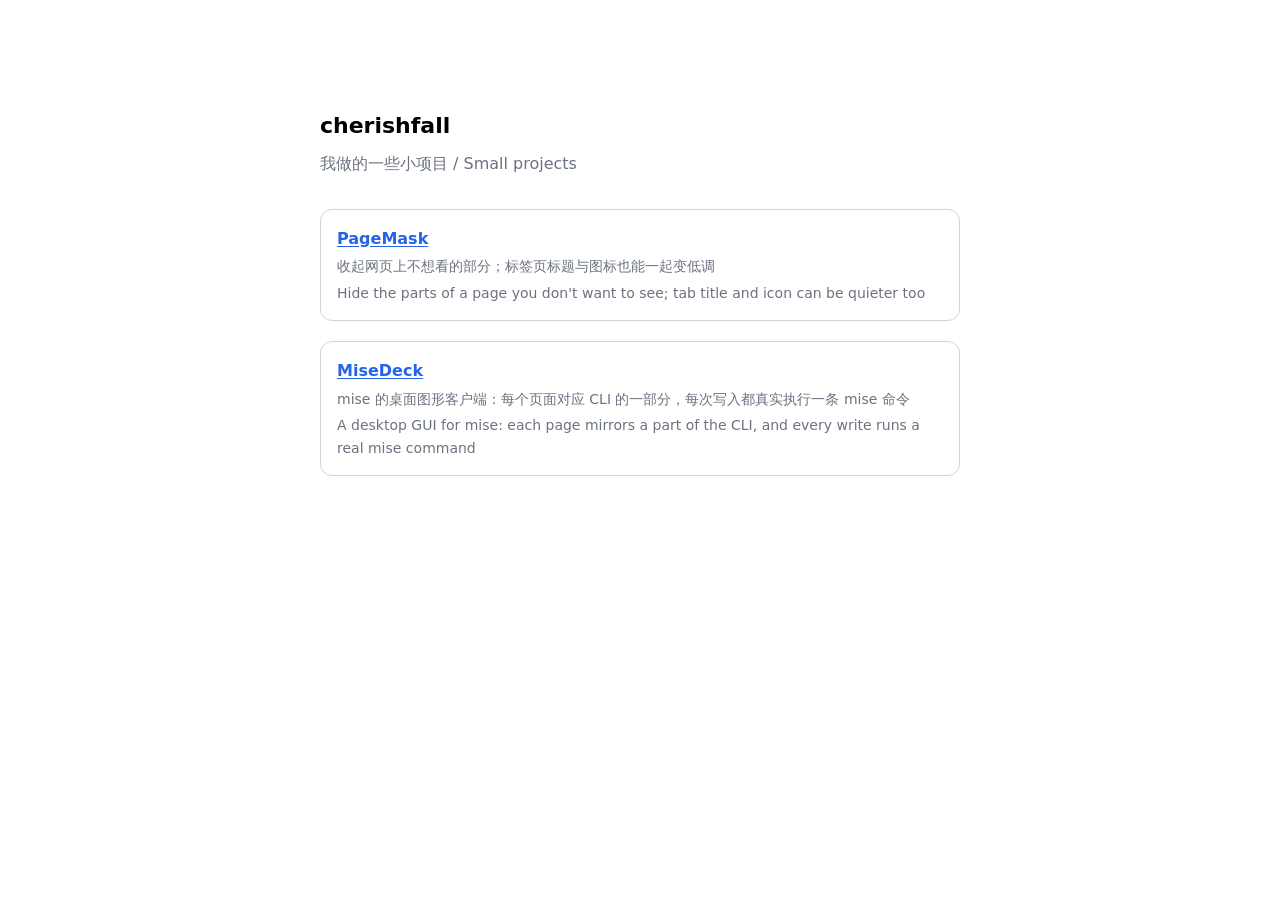
<file: index.html>
<!doctype html>
<html lang="zh-CN">
<head>
<meta charset="utf-8">
<meta name="viewport" content="width=device-width, initial-scale=1">
<meta name="color-scheme" content="light dark">
<title>cherishfall · 项目 / Projects</title>
<style>
  :root { color-scheme: light dark; font-family: system-ui, -apple-system, 'PingFang SC', 'Microsoft YaHei', sans-serif; }
  body { max-width: 640px; margin: 12vh auto; padding: 0 24px; line-height: 1.6; }
  h1 { font-size: 22px; font-weight: 600; margin: 0 0 8px; }
  .intro { margin: 0 0 32px; color: #6b7280; }
  ul { list-style: none; padding: 0; margin: 0; }
  li { margin: 0 0 20px; padding: 16px; border: 1px solid #d1d5db; border-radius: 12px; }
  li a { color: #2563eb; font-weight: 600; text-underline-offset: 2px; }
  .desc { display: block; margin-top: 4px; color: #6b7280; font-size: 14px; }
  @media (prefers-color-scheme: dark) {
    li { border-color: #3f444c; }
    li a { color: #93b4ff; }
    .intro, .desc { color: #9aa0a6; }
  }
</style>
</head>
<body>
  <h1>cherishfall</h1>
  <p class="intro">我做的一些小项目 / Small projects</p>
  <!-- 以后加新项目，在这里加一行 <li> 即可；每个项目占自己的 /项目名/ 路径 -->
  <ul>
    <li>
      <a href="/page-mask/">PageMask</a>
      <span class="desc" lang="zh-CN">收起网页上不想看的部分；标签页标题与图标也能一起变低调</span>
      <span class="desc" lang="en">Hide the parts of a page you don't want to see; tab title and icon can be quieter too</span>
    </li>
    <li>
      <a href="/mise-deck/">MiseDeck</a>
      <span class="desc" lang="zh-CN">mise 的桌面图形客户端：每个页面对应 CLI 的一部分，每次写入都真实执行一条 mise 命令</span>
      <span class="desc" lang="en">A desktop GUI for mise: each page mirrors a part of the CLI, and every write runs a real mise command</span>
    </li>
  </ul>
</body>
</html>
</file>
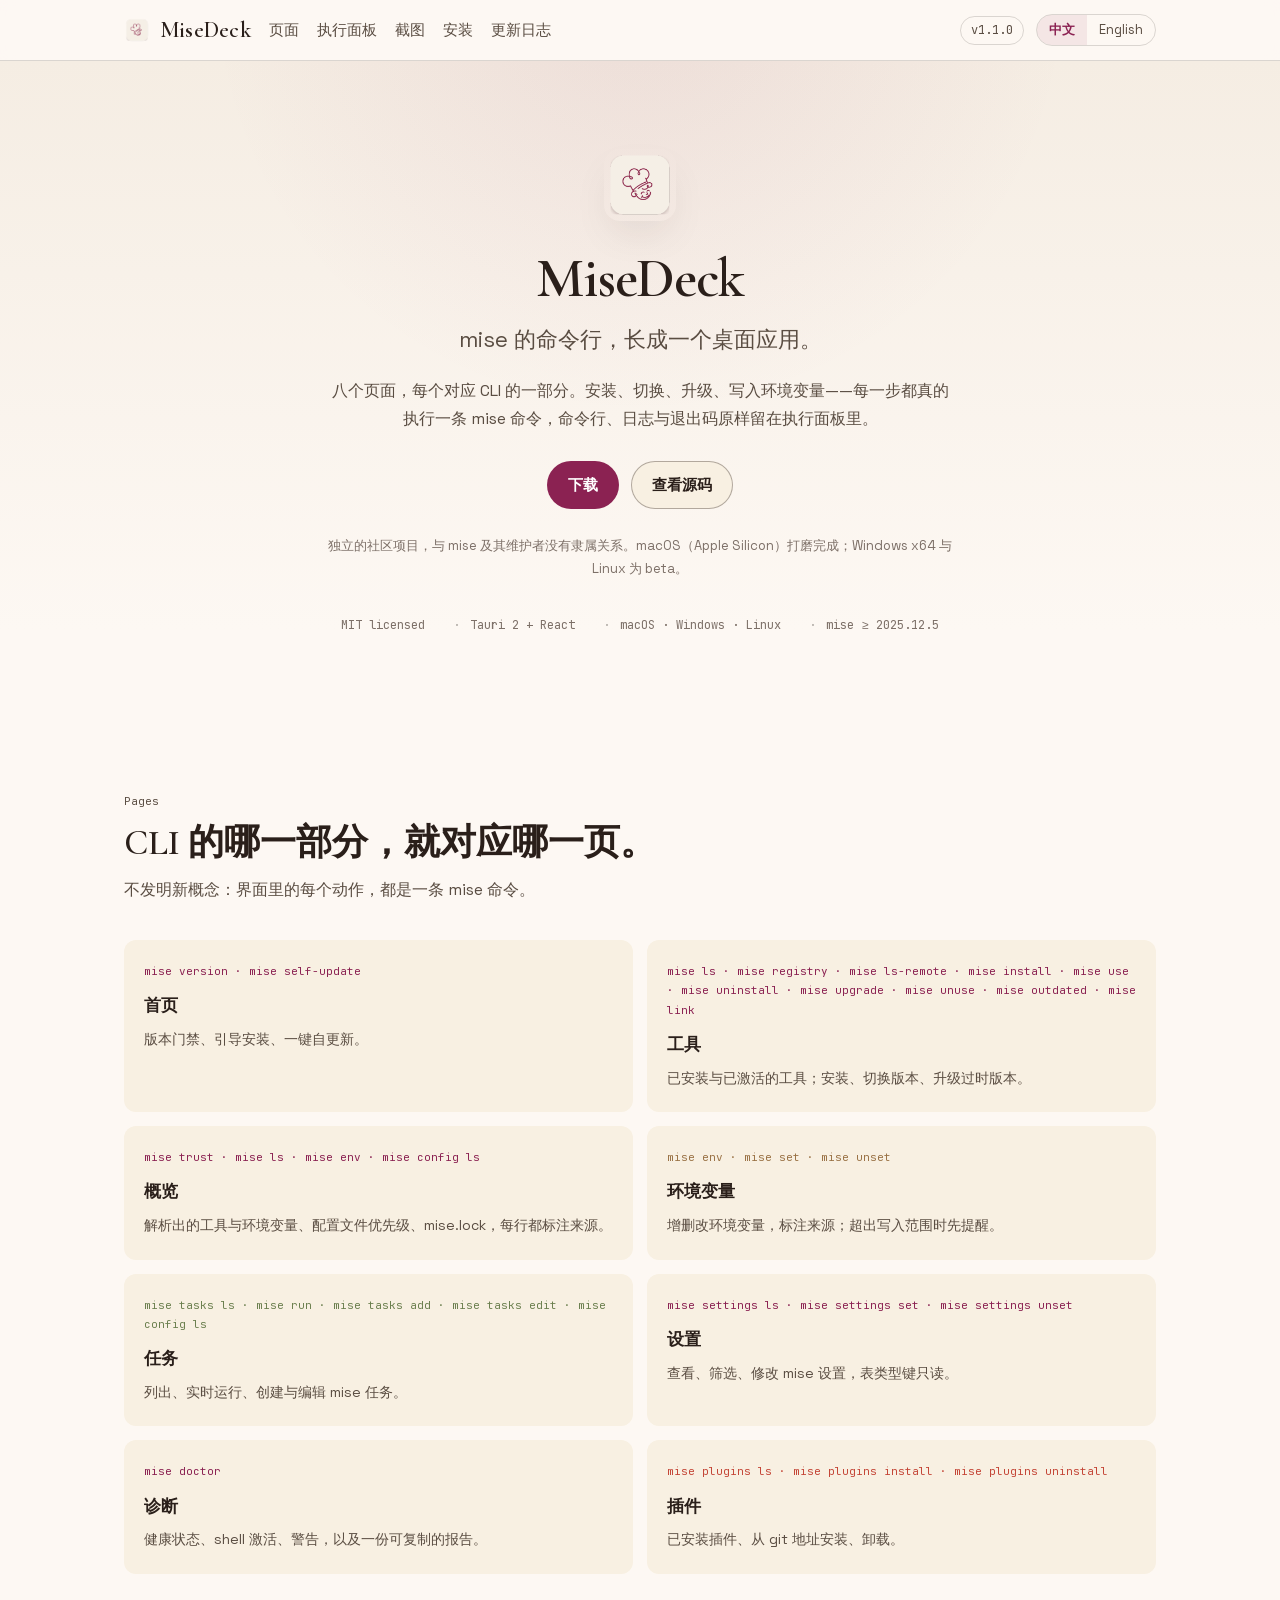
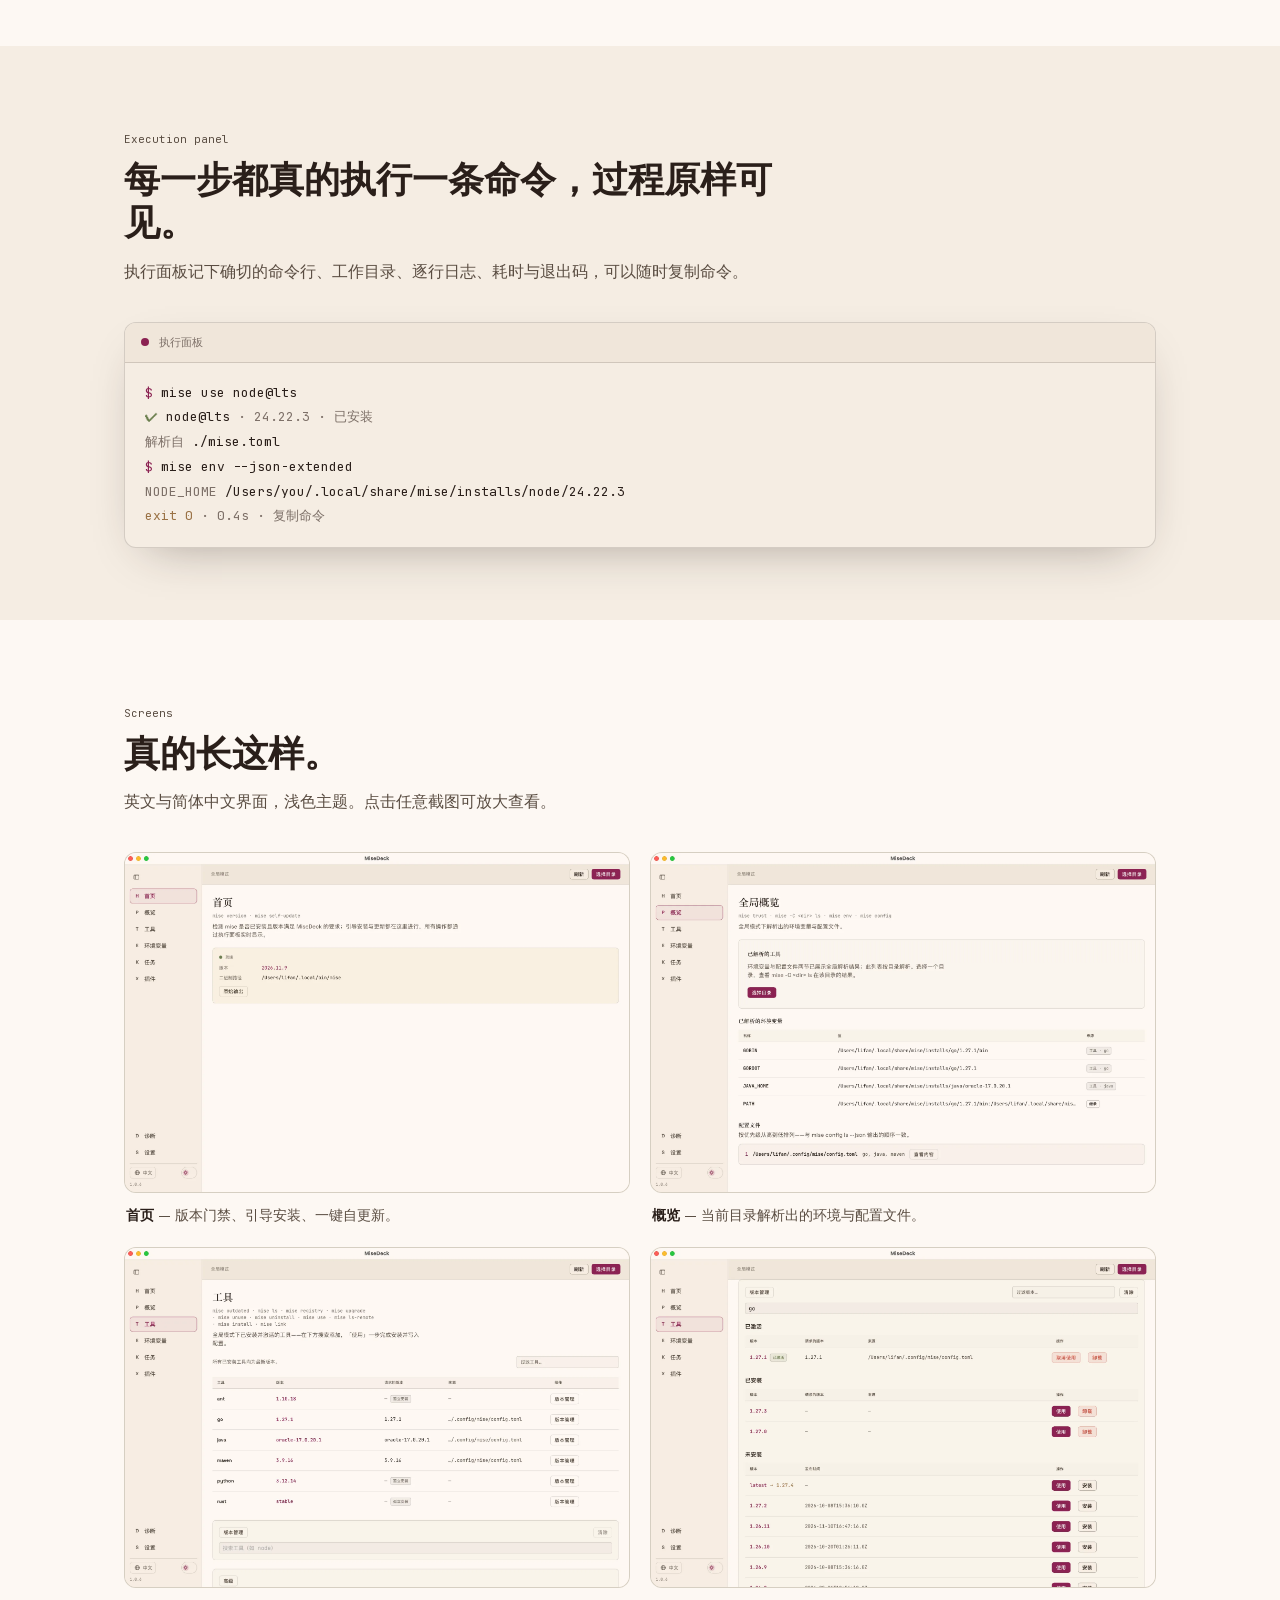
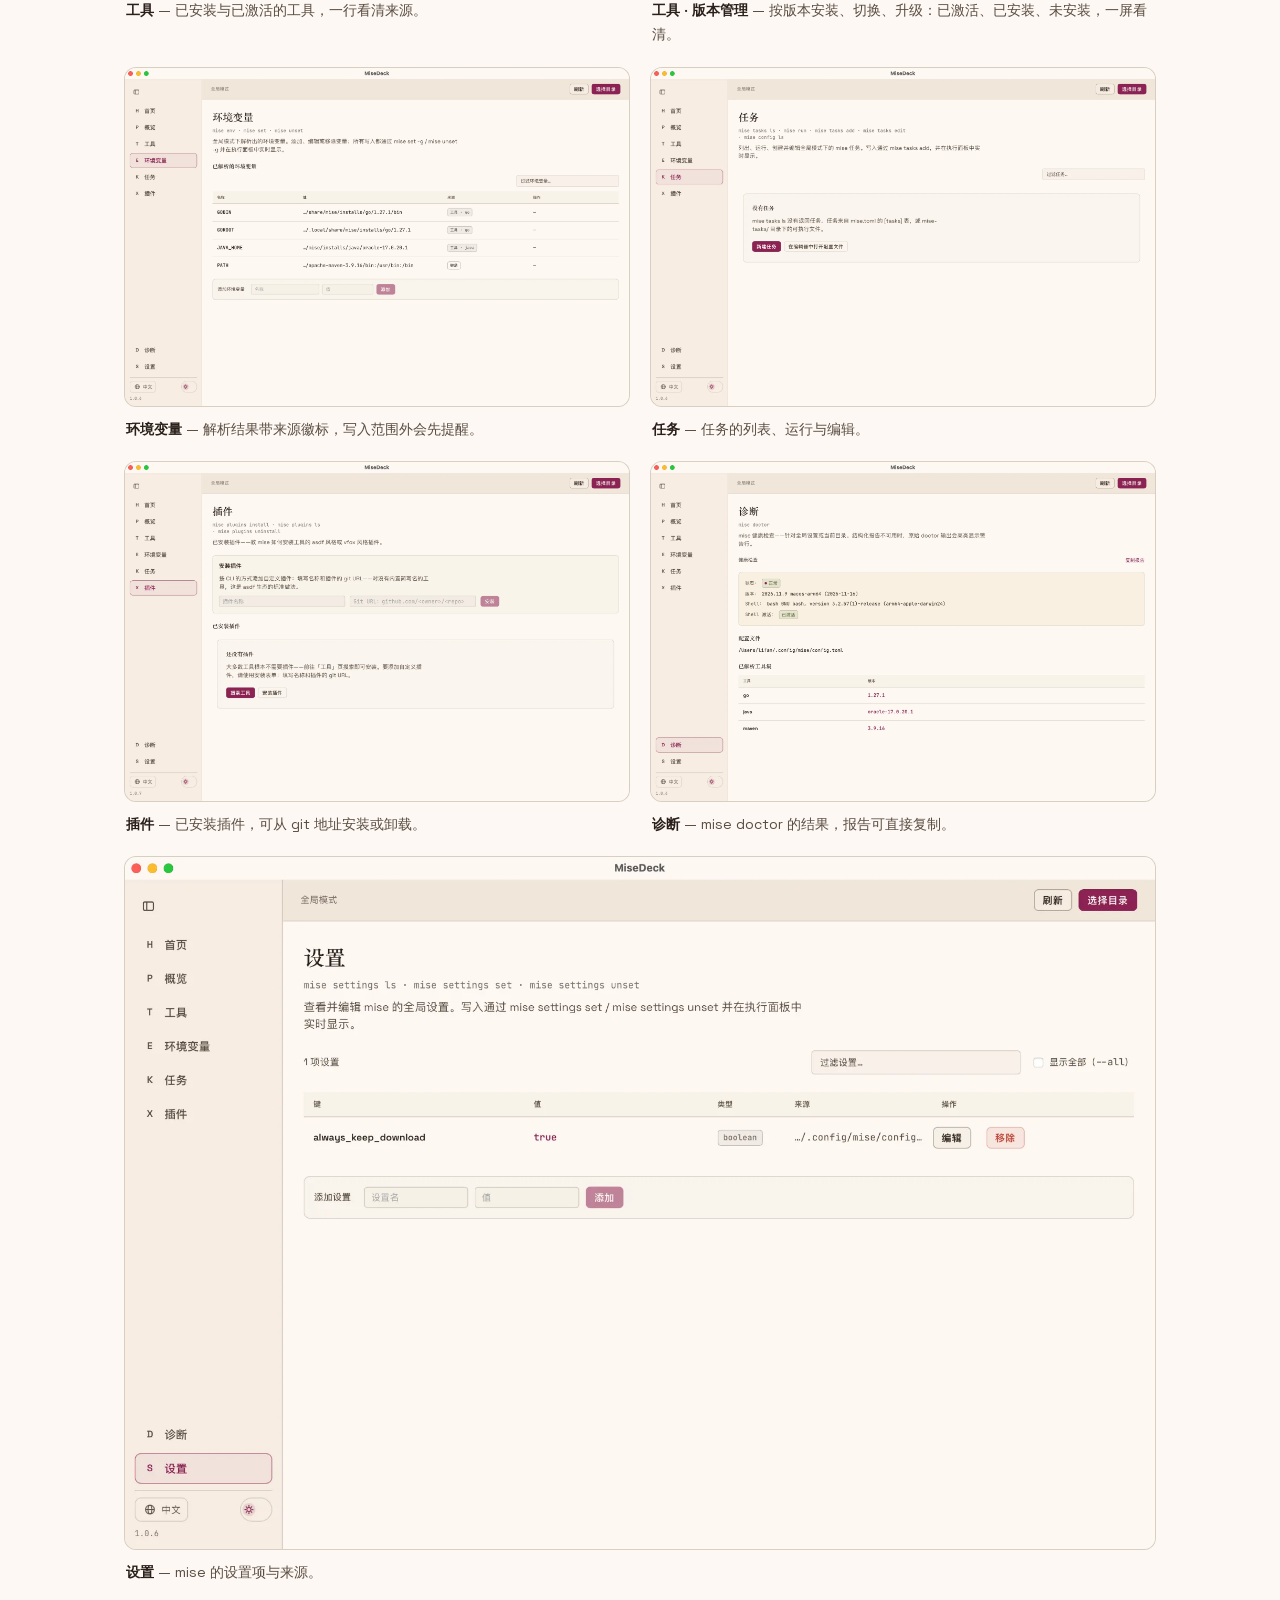
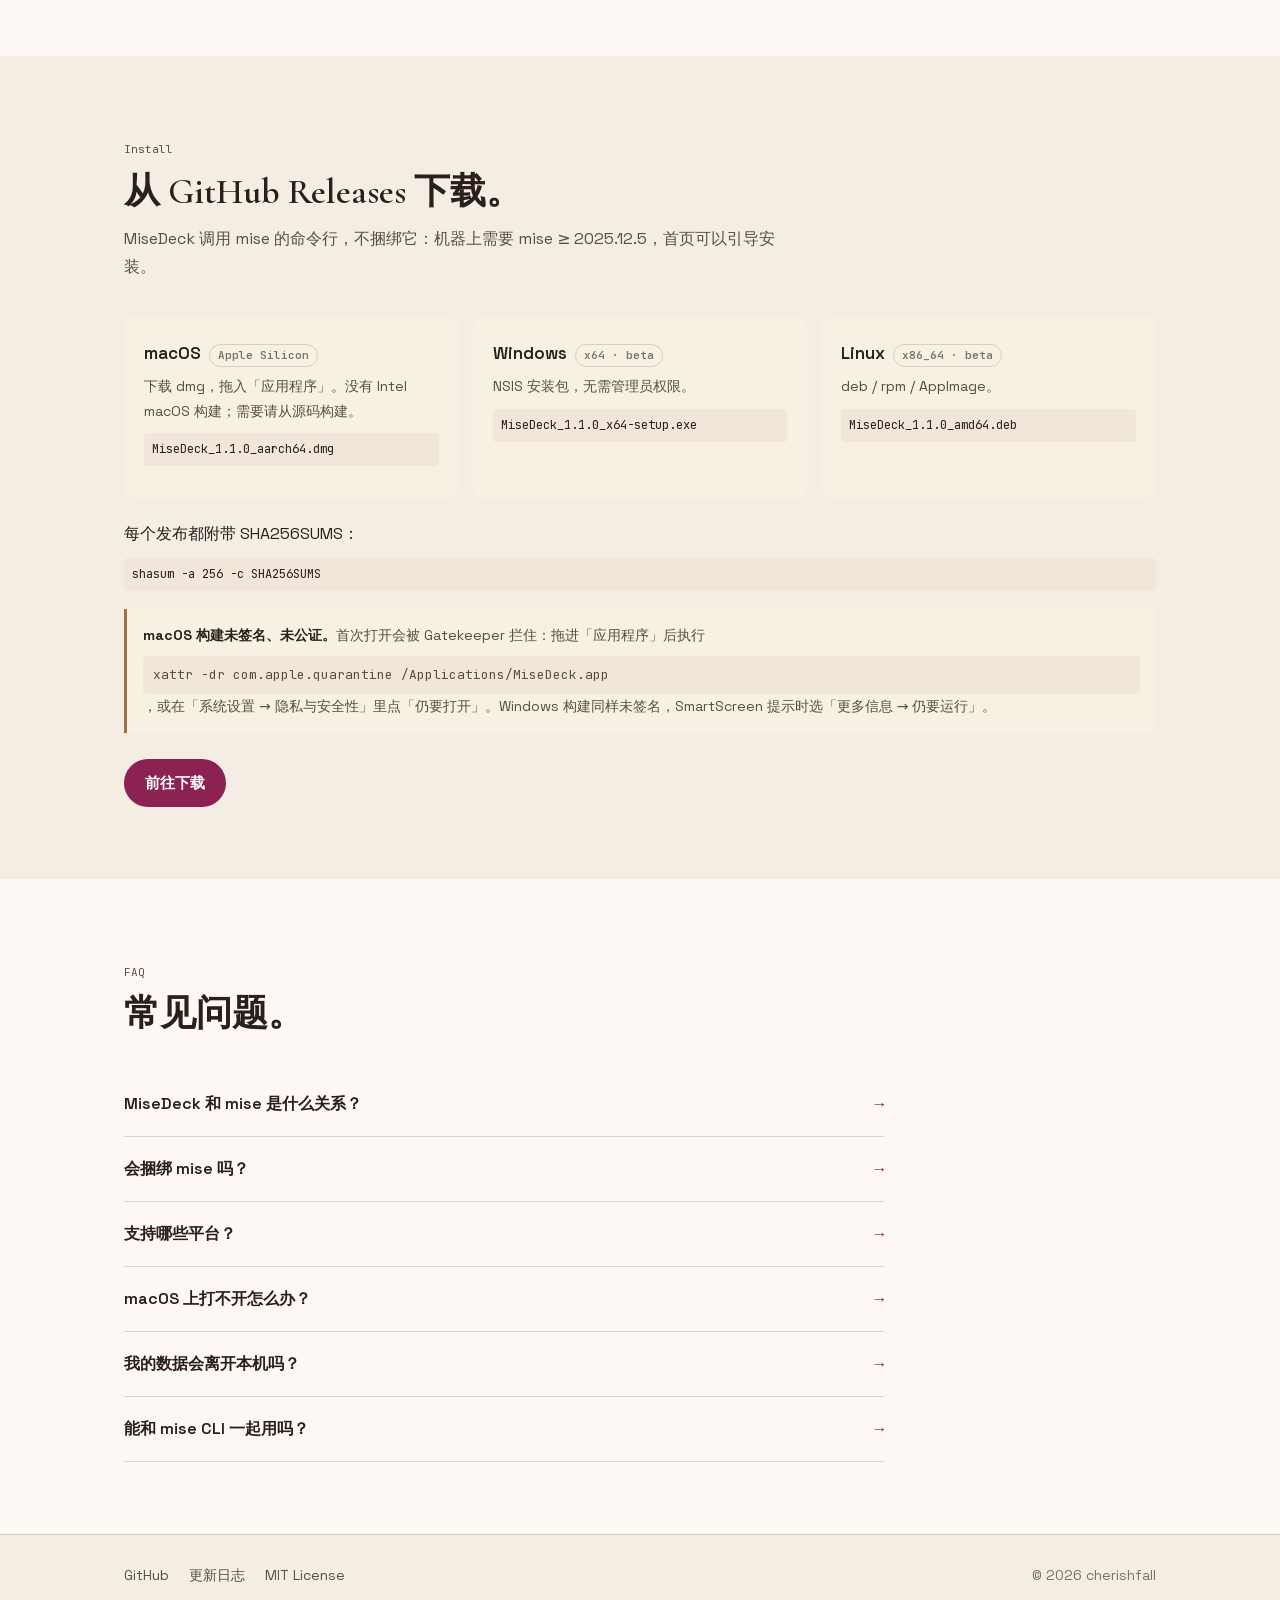
<file: mise-deck/index.html>
<!doctype html>
<html
  lang="zh-CN"
  data-title-zh="MiseDeck · mise 的桌面图形客户端"
  data-title-en="MiseDeck · A desktop GUI for mise"
  data-desc-zh="MiseDeck 是 mise 的桌面 GUI：每个页面对应 CLI 的一部分，每次写入都真实执行一条 mise 命令，命令行、日志与退出码原样留在执行面板里。独立的社区项目。"
  data-desc-en="MiseDeck is a desktop GUI for mise: each page mirrors a part of the CLI, and every write runs a real mise command, shown verbatim — command, logs, exit code. An independent community project."
>
  <head>
    <meta charset="utf-8" />
    <meta name="viewport" content="width=device-width, initial-scale=1" />
    <title>MiseDeck · mise 的桌面图形客户端</title>
    <meta name="description" content="MiseDeck 是 mise 的桌面 GUI：每个页面对应 CLI 的一部分，每次写入都真实执行一条 mise 命令，命令行、日志与退出码原样留在执行面板里。独立的社区项目。" />
    <meta property="og:type" content="website" />
    <meta property="og:title" content="MiseDeck · mise 的桌面图形客户端" />
    <meta
      property="og:description"
      content="MiseDeck 是 mise 的桌面 GUI：每个页面对应 CLI 的一部分，每次写入都真实执行一条 mise 命令。"
    />
    <meta property="og:image" content="https://cherishfall.github.io/mise-deck/screens/en/tools.webp" />
    <meta property="og:image:width" content="1920" />
    <meta property="og:image:height" content="1289" />
    <link rel="canonical" href="https://cherishfall.github.io/mise-deck/" />
    <link rel="stylesheet" href="site.css" />
    <link rel="icon" type="image/png" sizes="256x256" href="icon.png" />
    <link rel="apple-touch-icon" href="icon.png" />
    <script>
      /* 语言偏好在首次绘制前应用，避免英文用户看到中文闪一下（JS 关闭时保持默认中文）。 */
      (function () {
        "use strict";
        try {
          if (localStorage.getItem("misedeck-lang") === "en") {
            document.documentElement.classList.add("lang-en");
            document.documentElement.lang = "en";
          }
        } catch (e) {}
      })();
    </script>
  </head>
  <body>
    <a class="skip-link" href="#main"><span lang="zh-CN">跳到正文</span><span lang="en">Skip to content</span></a>

    <header class="site-head">
      <div class="container inner">
        <a class="brand" href="./">
          <img src="icon.png" alt="" width="26" height="26" />
          MiseDeck
        </a>
        <nav aria-label="主导航" data-aria-zh="主导航" data-aria-en="Main navigation">
          <ul class="site-nav">
            <li><a href="#features"><span lang="zh-CN">页面</span><span lang="en">Pages</span></a></li>
            <li><a href="#panel"><span lang="zh-CN">执行面板</span><span lang="en">Execution panel</span></a></li>
            <li><a href="#screens"><span lang="zh-CN">截图</span><span lang="en">Screens</span></a></li>
            <li><a href="#install"><span lang="zh-CN">安装</span><span lang="en">Install</span></a></li>
            <li><a href="changelog.html"><span lang="zh-CN">更新日志</span><span lang="en">Changelog</span></a></li>
          </ul>
        </nav>
        <div class="head-right">
          <a class="ver-chip" href="https://github.com/cherishfall/mise-deck/releases/tag/v1.1.0">v1.1.0</a>
          <div class="lang-group" id="lang-group" role="group" aria-label="界面语言">
            <button type="button" id="lang-zh" aria-pressed="true">中文</button>
            <button type="button" id="lang-en" aria-pressed="false">English</button>
          </div>
        </div>
      </div>
    </header>

    <main id="main">
      <!-- ------------------------------------------------------------ hero -->
      <section class="hero">
        <div class="container">
          <img class="app-icon" src="icon.png" alt="" width="72" height="72" />
          <h1>MiseDeck</h1>
          <p class="slogan">
            <span lang="zh-CN">mise 的命令行，长成一个桌面应用。</span>
            <span lang="en">The mise CLI, as a desktop app.</span>
          </p>
          <p class="lede">
            <span lang="zh-CN">八个页面，每个对应 CLI 的一部分。安装、切换、升级、写入环境变量——每一步都真的执行一条 mise 命令，命令行、日志与退出码原样留在执行面板里。</span>
            <span lang="en">Eight pages, each one a part of the CLI. Install, switch, upgrade, write an env var — every step runs a real mise command, and the panel keeps the argv, the logs, and the exit code exactly as they were.</span>
          </p>
          <div class="cta">
            <a class="btn btn-primary" href="https://github.com/cherishfall/mise-deck/releases/latest">
              <span lang="zh-CN">下载</span><span lang="en">Download</span>
            </a>
            <a class="btn btn-secondary" href="https://github.com/cherishfall/mise-deck">
              <span lang="zh-CN">查看源码</span><span lang="en">View the source</span>
            </a>
          </div>
          <p class="trust">
            <span lang="zh-CN">独立的社区项目，与 mise 及其维护者没有隶属关系。macOS（Apple Silicon）打磨完成；Windows x64 与 Linux 为 beta。</span>
            <span lang="en">An independent community project, not affiliated with mise or its maintainer. macOS on Apple Silicon is polished; Windows x64 and Linux are beta.</span>
          </p>
          <div class="facts">
            <span>MIT licensed</span>
            <span>Tauri 2 + React</span>
            <span>macOS · Windows · Linux</span>
            <span>mise &ge; 2025.12.5</span>
          </div>
        </div>
      </section>

      <!-- --------------------------------------------------------- features -->
      <section class="section" id="features">
        <div class="container">
          <div class="section-head">
            <p class="eyebrow">Pages</p>
            <h2>
              <span lang="zh-CN">CLI 的哪一部分，就对应哪一页。</span>
              <span lang="en">Each page is one part of the CLI.</span>
            </h2>
            <p>
              <span lang="zh-CN">不发明新概念：界面里的每个动作，都是一条 mise 命令。</span>
              <span lang="en">No invented concepts: every action in the UI is a mise command.</span>
            </p>
          </div>
          <div class="grid">
            <article class="card">
              <span class="cmd">mise version · mise self-update</span>
              <h3><span lang="zh-CN">首页</span><span lang="en">Home</span></h3>
              <p>
                <span lang="zh-CN">版本门禁、引导安装、一键自更新。</span>
                <span lang="en">Version gate, guided install, one-click self-update.</span>
              </p>
            </article>
            <article class="card" data-accent="tools">
              <span class="cmd">mise ls · mise registry · mise ls-remote · mise install · mise use · mise uninstall · mise upgrade · mise unuse · mise outdated · mise link</span>
              <h3><span lang="zh-CN">工具</span><span lang="en">Tools</span></h3>
              <p>
                <span lang="zh-CN">已安装与已激活的工具；安装、切换版本、升级过时版本。</span>
                <span lang="en">Installed and active tools; install, switch versions, upgrade outdated ones.</span>
              </p>
            </article>
            <article class="card">
              <span class="cmd">mise trust · mise ls · mise env · mise config ls</span>
              <h3><span lang="zh-CN">概览</span><span lang="en">Overview</span></h3>
              <p>
                <span lang="zh-CN">解析出的工具与环境变量、配置文件优先级、mise.lock，每行都标注来源。</span>
                <span lang="en">Resolved tools and env vars, config files in precedence order, mise.lock — every row labeled with its source.</span>
              </p>
            </article>
            <article class="card" data-accent="env">
              <span class="cmd">mise env · mise set · mise unset</span>
              <h3><span lang="zh-CN">环境变量</span><span lang="en">Env</span></h3>
              <p>
                <span lang="zh-CN">增删改环境变量，标注来源；超出写入范围时先提醒。</span>
                <span lang="en">Add, edit, and unset variables with source badges; warns when a var sits outside the write scope.</span>
              </p>
            </article>
            <article class="card" data-accent="tasks">
              <span class="cmd">mise tasks ls · mise run · mise tasks add · mise tasks edit · mise config ls</span>
              <h3><span lang="zh-CN">任务</span><span lang="en">Tasks</span></h3>
              <p>
                <span lang="zh-CN">列出、实时运行、创建与编辑 mise 任务。</span>
                <span lang="en">List, run with live output, create, and edit mise tasks.</span>
              </p>
            </article>
            <article class="card">
              <span class="cmd">mise settings ls · mise settings set · mise settings unset</span>
              <h3><span lang="zh-CN">设置</span><span lang="en">Settings</span></h3>
              <p>
                <span lang="zh-CN">查看、筛选、修改 mise 设置，表类型键只读。</span>
                <span lang="en">View, filter, and edit mise settings; table-typed keys are read-only.</span>
              </p>
            </article>
            <article class="card">
              <span class="cmd">mise doctor</span>
              <h3><span lang="zh-CN">诊断</span><span lang="en">Doctor</span></h3>
              <p>
                <span lang="zh-CN">健康状态、shell 激活、警告，以及一份可复制的报告。</span>
                <span lang="en">Health, shell activation, warnings, and a report you can copy into a bug.</span>
              </p>
            </article>
            <article class="card" data-accent="plugins">
              <span class="cmd">mise plugins ls · mise plugins install · mise plugins uninstall</span>
              <h3><span lang="zh-CN">插件</span><span lang="en">Plugins</span></h3>
              <p>
                <span lang="zh-CN">已安装插件、从 git 地址安装、卸载。</span>
                <span lang="en">Installed plugins, install from a git URL, uninstall.</span>
              </p>
            </article>
          </div>
        </div>
      </section>

      <!-- ----------------------------------------------------- exec panel -->
      <section class="section band" id="panel">
        <div class="container">
          <div class="section-head">
            <p class="eyebrow">Execution panel</p>
            <h2>
              <span lang="zh-CN">每一步都真的执行一条命令，过程原样可见。</span>
              <span lang="en">Every action really runs a command, and you watch it happen.</span>
            </h2>
            <p>
              <span lang="zh-CN">执行面板记下确切的命令行、工作目录、逐行日志、耗时与退出码，可以随时复制命令。</span>
              <span lang="en">The panel keeps the exact argv, the working directory, the streamed logs, the duration, and the exit code — copy the command whenever you need it.</span>
            </p>
          </div>
          <div class="terminal">
            <div class="terminal-bar">
              <span lang="zh-CN">执行面板</span><span lang="en">Execution panel</span>
            </div>
            <div class="terminal-lines">
              <div><span class="prompt">$</span> <span class="cmd">mise use node@lts</span></div>
              <div><span class="ok">✔</span> <span class="cmd">node@lts</span> <span class="dim"><span lang="zh-CN">· 24.22.3 · 已安装</span><span lang="en">· 24.22.3 · installed</span></span></div>
              <div><span class="dim"><span lang="zh-CN">解析自</span><span lang="en">Resolved from</span></span> <span class="cmd">./mise.toml</span></div>
              <div><span class="prompt">$</span> <span class="cmd">mise env --json-extended</span></div>
              <div><span class="dim">NODE_HOME</span> <span class="cmd">/Users/you/.local/share/mise/installs/node/24.22.3</span></div>
              <div><span class="warn">exit 0</span> <span class="dim"><span lang="zh-CN">· 0.4s · 复制命令</span><span lang="en">· 0.4s · copy command</span></span></div>
            </div>
          </div>
        </div>
      </section>

      <!-- --------------------------------------------------------- screens -->
      <section class="section" id="screens">
        <div class="container">
          <div class="section-head">
            <p class="eyebrow">Screens</p>
            <h2>
              <span lang="zh-CN">真的长这样。</span>
              <span lang="en">This is what it actually looks like.</span>
            </h2>
            <p>
              <span lang="zh-CN">英文与简体中文界面，浅色主题。点击任意截图可放大查看。</span>
              <span lang="en">English and Simplified Chinese, light theme. Click a screenshot to view it full size.</span>
            </p>
          </div>
          <div class="shot-grid">
            <figure class="shot">
              <button class="shot-frame" type="button" data-shot>
                <img
                  src="screens/zh/home.webp"
                  data-src-en="screens/en/home.webp"
                  data-src-zh="screens/zh/home.webp"
                  data-alt-en="The Home page: the mise version gate, a guided install when mise is missing, and the update check."
                  data-alt-zh="首页：mise 的版本门禁，mise 缺失时的引导安装，以及更新检查。"
                  alt="The Home page: the mise version gate, a guided install when mise is missing, and the update check."
                  width="1920"
                  height="1289"
                                    decoding="async"
                />
              </button>
              <figcaption>
                <span class="name"><span lang="zh-CN">首页</span><span lang="en">Home</span></span>
                <span lang="zh-CN">— 版本门禁、引导安装、一键自更新。</span>
                <span lang="en">— the version gate, a guided install, one-click self-update.</span>
              </figcaption>
            </figure>
            <figure class="shot">
              <button class="shot-frame" type="button" data-shot>
                <img
                  src="screens/zh/overview.webp"
                  data-src-en="screens/en/overview.webp"
                  data-src-zh="screens/zh/overview.webp"
                  data-alt-en="The Overview page: resolved tools and env vars, config files in precedence order, and the lockfile."
                  data-alt-zh="概览页：解析出的工具与环境变量、按优先级排列的配置文件，以及锁文件。"
                  alt="The Overview page: resolved tools and env vars, config files in precedence order, and the lockfile."
                  width="1920"
                  height="1289"
                   loading="lazy"
                  decoding="async"
                />
              </button>
              <figcaption>
                <span class="name"><span lang="zh-CN">概览</span><span lang="en">Overview</span></span>
                <span lang="zh-CN">— 当前目录解析出的环境与配置文件。</span>
                <span lang="en">— what the current directory resolves to.</span>
              </figcaption>
            </figure>
            <figure class="shot">
              <button class="shot-frame" type="button" data-shot>
                <img
                  src="screens/zh/tools.webp"
                  data-src-en="screens/en/tools.webp"
                  data-src-zh="screens/zh/tools.webp"
                  data-alt-en="The Tools page: installed tools with versions, requested versions, sources, and a Manage versions action."
                  data-alt-zh="工具页：已安装的工具、版本、请求的版本与来源，以及「版本管理」入口。"
                  alt="The Tools page: installed tools with versions, requested versions, sources, and a Manage versions action."
                  width="1920"
                  height="1289"
                   loading="lazy"
                  decoding="async"
                />
              </button>
              <figcaption>
                <span class="name"><span lang="zh-CN">工具</span><span lang="en">Tools</span></span>
                <span lang="zh-CN">— 已安装与已激活的工具，一行看清来源。</span>
                <span lang="en">— installed and active tools, each row with its source.</span>
              </figcaption>
            </figure>
            <figure class="shot">
              <button class="shot-frame" type="button" data-shot>
                <img
                  src="screens/zh/tools-versions.webp"
                  data-src-en="screens/en/tools-versions.webp"
                  data-src-zh="screens/zh/tools-versions.webp"
                  data-alt-en="The Tools page's version-management view for one tool: its active, installed, and not-installed versions, each row with its actions."
                  data-alt-zh="工具页的版本管理视图：一个工具的已激活、已安装与未安装版本，每行带操作。"
                  alt="The Tools page's version-management view for one tool: its active, installed, and not-installed versions, each row with its actions."
                  width="1920"
                  height="1289"
                   loading="lazy"
                  decoding="async"
                />
              </button>
              <figcaption>
                <span class="name"><span lang="zh-CN">工具 · 版本管理</span><span lang="en">Tools · Manage versions</span></span>
                <span lang="zh-CN">— 按版本安装、切换、升级：已激活、已安装、未安装，一屏看清。</span>
                <span lang="en">— install, switch, and upgrade per version: active, installed, and not installed in one view.</span>
              </figcaption>
            </figure>
            <figure class="shot">
              <button class="shot-frame" type="button" data-shot>
                <img
                  src="screens/zh/env.webp"
                  data-src-en="screens/en/env.webp"
                  data-src-zh="screens/zh/env.webp"
                  data-alt-en="The Env page: resolved environment variables with value, source badge, and actions."
                  data-alt-zh="环境变量页：解析出的环境变量、取值、来源徽标与操作。"
                  alt="The Env page: resolved environment variables with value, source badge, and actions."
                  width="1920"
                  height="1289"
                   loading="lazy"
                  decoding="async"
                />
              </button>
              <figcaption>
                <span class="name"><span lang="zh-CN">环境变量</span><span lang="en">Env</span></span>
                <span lang="zh-CN">— 解析结果带来源徽标，写入范围外会先提醒。</span>
                <span lang="en">— resolved values with source badges; out-of-scope writes warn first.</span>
              </figcaption>
            </figure>
            <figure class="shot">
              <button class="shot-frame" type="button" data-shot>
                <img
                  src="screens/zh/tasks.webp"
                  data-src-en="screens/en/tasks.webp"
                  data-src-zh="screens/zh/tasks.webp"
                  data-alt-en="The Tasks page: the task list with Run, Edit, and Open in editor actions."
                  data-alt-zh="任务页：任务列表，以及运行、编辑、在编辑器中打开三个操作。"
                  alt="The Tasks page: the task list with Run, Edit, and Open in editor actions."
                  width="1920"
                  height="1289"
                   loading="lazy"
                  decoding="async"
                />
              </button>
              <figcaption>
                <span class="name"><span lang="zh-CN">任务</span><span lang="en">Tasks</span></span>
                <span lang="zh-CN">— 任务的列表、运行与编辑。</span>
                <span lang="en">— list, run, and edit tasks.</span>
              </figcaption>
            </figure>
            <figure class="shot">
              <button class="shot-frame" type="button" data-shot>
                <img
                  src="screens/zh/plugins.webp"
                  data-src-en="screens/en/plugins.webp"
                  data-src-zh="screens/zh/plugins.webp"
                  data-alt-en="The Plugins page: installed plugins, with install from a git URL and uninstall actions."
                  data-alt-zh="插件页：已安装插件，以及从 git 地址安装与卸载的操作。"
                  alt="The Plugins page: installed plugins, with install from a git URL and uninstall actions."
                  width="1920"
                  height="1289"
                   loading="lazy"
                  decoding="async"
                />
              </button>
              <figcaption>
                <span class="name"><span lang="zh-CN">插件</span><span lang="en">Plugins</span></span>
                <span lang="zh-CN">— 已安装插件，可从 git 地址安装或卸载。</span>
                <span lang="en">— installed plugins; install from a git URL, uninstall.</span>
              </figcaption>
            </figure>
            <figure class="shot">
              <button class="shot-frame" type="button" data-shot>
                <img
                  src="screens/zh/doctor.webp"
                  data-src-en="screens/en/doctor.webp"
                  data-src-zh="screens/zh/doctor.webp"
                  data-alt-en="The Doctor page: health status, shell activation, and warnings from mise doctor."
                  data-alt-zh="诊断页：健康状态、shell 激活状态，以及 mise doctor 给出的警告。"
                  alt="The Doctor page: health status, shell activation, and warnings from mise doctor."
                  width="1920"
                  height="1289"
                   loading="lazy"
                  decoding="async"
                />
              </button>
              <figcaption>
                <span class="name"><span lang="zh-CN">诊断</span><span lang="en">Doctor</span></span>
                <span lang="zh-CN">— mise doctor 的结果，报告可直接复制。</span>
                <span lang="en">— mise doctor's report, copyable as is.</span>
              </figcaption>
            </figure>
            <figure class="shot">
              <button class="shot-frame" type="button" data-shot>
                <img
                  src="screens/zh/settings.webp"
                  data-src-en="screens/en/settings.webp"
                  data-src-zh="screens/zh/settings.webp"
                  data-alt-en="The Settings page: mise settings with type badges, source, and edit actions."
                  data-alt-zh="设置页：mise 设置、类型徽标、来源与编辑操作。"
                  alt="The Settings page: mise settings with type badges, source, and edit actions."
                  width="1920"
                  height="1289"
                   loading="lazy"
                  decoding="async"
                />
              </button>
              <figcaption>
                <span class="name"><span lang="zh-CN">设置</span><span lang="en">Settings</span></span>
                <span lang="zh-CN">— mise 的设置项与来源。</span>
                <span lang="en">— mise's settings and where they come from.</span>
              </figcaption>
            </figure>
          </div>

          <dialog id="shot-lightbox" closedby="any" aria-labelledby="lightbox-title">
            <p class="visually-hidden" id="lightbox-title">
              <span lang="zh-CN">MiseDeck 截图，放大查看</span>
              <span lang="en">MiseDeck screenshot, full size</span>
            </p>
            <img id="lightbox-img" alt="" />
            <div id="lightbox-cap"></div>
            <form method="dialog">
              <button type="submit" autofocus>
                <span lang="zh-CN">关闭</span><span lang="en">Close</span>
              </button>
            </form>
          </dialog>
        </div>
      </section>

      <!-- --------------------------------------------------------- install -->
      <section class="section band" id="install">
        <div class="container">
          <div class="section-head">
            <p class="eyebrow">Install</p>
            <h2>
              <span lang="zh-CN">从 GitHub Releases 下载。</span>
              <span lang="en">Download from GitHub Releases.</span>
            </h2>
            <p>
              <span lang="zh-CN">MiseDeck 调用 mise 的命令行，不捆绑它：机器上需要 mise ≥ 2025.12.5，首页可以引导安装。</span>
              <span lang="en">MiseDeck calls the mise CLI rather than bundling it: mise ≥ 2025.12.5 must be on the machine — the Home page can guide the install.</span>
            </p>
          </div>
          <div class="install-grid">
            <article class="card">
              <h3>
                <span lang="zh-CN">macOS</span><span lang="en">macOS</span>
                <span class="tag"><span lang="zh-CN">Apple Silicon</span><span lang="en">Apple Silicon</span></span>
              </h3>
              <p><span lang="zh-CN">下载 dmg，拖入「应用程序」。没有 Intel macOS 构建；需要请从源码构建。</span><span lang="en">Download the dmg, drag it into Applications. No Intel macOS build — build from source if you need one.</span></p>
              <code class="file-name">MiseDeck_1.1.0_aarch64.dmg</code>
            </article>
            <article class="card">
              <h3>
                <span lang="zh-CN">Windows</span><span lang="en">Windows</span>
                <span class="tag">x64 · beta</span>
              </h3>
              <p><span lang="zh-CN">NSIS 安装包，无需管理员权限。</span><span lang="en">NSIS installer, no administrator rights needed.</span></p>
              <code class="file-name">MiseDeck_1.1.0_x64-setup.exe</code>
            </article>
            <article class="card">
              <h3>
                <span lang="zh-CN">Linux</span><span lang="en">Linux</span>
                <span class="tag">x86_64 · beta</span>
              </h3>
              <p><span lang="zh-CN">deb / rpm / AppImage。</span><span lang="en">deb / rpm / AppImage.</span></p>
              <code class="file-name">MiseDeck_1.1.0_amd64.deb</code>
            </article>
          </div>
          <p style="margin-top: 22px">
            <span lang="zh-CN">每个发布都附带 SHA256SUMS：</span>
            <span lang="en">Every release ships a SHA256SUMS manifest:</span>
            <code class="file-name">shasum -a 256 -c SHA256SUMS</code>
          </p>
          <div class="note" style="margin-top: 18px">
            <p style="margin: 0">
              <span lang="zh-CN"><strong>macOS 构建未签名、未公证。</strong>首次打开会被 Gatekeeper 拦住：拖进「应用程序」后执行 <code>xattr -dr com.apple.quarantine /Applications/MiseDeck.app</code>，或在「系统设置 → 隐私与安全性」里点「仍要打开」。Windows 构建同样未签名，SmartScreen 提示时选「更多信息 → 仍要运行」。</span>
              <span lang="en"><strong>The macOS build is unsigned and not notarized.</strong> Gatekeeper blocks the first launch: after dragging the app into Applications run <code>xattr -dr com.apple.quarantine /Applications/MiseDeck.app</code>, or use System Settings → Privacy &amp; Security → Open Anyway. The Windows build is unsigned too — when SmartScreen appears, choose More info → Run anyway.</span>
            </p>
          </div>
          <div class="cta" style="justify-content: flex-start; margin-top: 26px">
            <a class="btn btn-primary" href="https://github.com/cherishfall/mise-deck/releases/latest">
              <span lang="zh-CN">前往下载</span><span lang="en">Go to the releases</span>
            </a>
          </div>
        </div>
      </section>

      <!-- ------------------------------------------------------------- faq -->
      <section class="section" id="faq">
        <div class="container">
          <div class="section-head">
            <p class="eyebrow">FAQ</p>
            <h2>
              <span lang="zh-CN">常见问题。</span>
              <span lang="en">Questions.</span>
            </h2>
          </div>
          <div class="faq">
            <details>
              <summary>
                <span lang="zh-CN">MiseDeck 和 mise 是什么关系？</span>
                <span lang="en">How is MiseDeck related to mise?</span>
              </summary>
              <p>
                <span lang="zh-CN">MiseDeck 是独立的社区项目，与 mise 及其维护者没有隶属关系。它只是给 mise 的命令行套了一层图形界面：界面里的每个动作，底层都是一条真实的 mise 命令。</span>
                <span lang="en">MiseDeck is an independent community project, not affiliated with mise or its maintainer. It is a graphical layer over the mise CLI: every action in the UI is a real mise command underneath.</span>
              </p>
            </details>
            <details>
              <summary>
                <span lang="zh-CN">会捆绑 mise 吗？</span>
                <span lang="en">Does it bundle mise?</span>
              </summary>
              <p>
                <span lang="zh-CN">不会。MiseDeck 调用你机器上的 mise，需要 mise ≥ 2025.12.5。如果没装，首页会给出引导安装。</span>
                <span lang="en">No. MiseDeck calls the mise on your machine and needs mise ≥ 2025.12.5. If it is missing, the Home page offers a guided install.</span>
              </p>
            </details>
            <details>
              <summary>
                <span lang="zh-CN">支持哪些平台？</span>
                <span lang="en">Which platforms are supported?</span>
              </summary>
              <p>
                <span lang="zh-CN">macOS（Apple Silicon）打磨完成；Windows x64 能跑，已在真实机器上走通，安装包也已实测安装；Linux 提供 deb / rpm / AppImage，但尚未在真实桌面环境验证。</span>
                <span lang="en">macOS on Apple Silicon is polished. Windows x64 runs and has been exercised end-to-end on real hardware, including the installer. Linux ships deb / rpm / AppImage but is not yet verified on a real desktop.</span>
              </p>
            </details>
            <details>
              <summary>
                <span lang="zh-CN">macOS 上打不开怎么办？</span>
                <span lang="en">macOS says the app is damaged — now what?</span>
              </summary>
              <p>
                <span lang="zh-CN">那是 Gatekeeper 的隔离标记，不是文件损坏。执行 <code>xattr -dr com.apple.quarantine /Applications/MiseDeck.app</code> 即可；也可以在「系统设置 → 隐私与安全性」里点「仍要打开」。</span>
                <span lang="en">That is Gatekeeper's quarantine flag, not a corrupted download. Run <code>xattr -dr com.apple.quarantine /Applications/MiseDeck.app</code>, or use System Settings → Privacy &amp; Security → Open Anyway.</span>
              </p>
            </details>
            <details>
              <summary>
                <span lang="zh-CN">我的数据会离开本机吗？</span>
                <span lang="en">Does any of my data leave the machine?</span>
              </summary>
              <p>
                <span lang="zh-CN">不会。MiseDeck 没有账号、没有遥测，所有读取与写入都发生在本机，通过 mise 命令完成。对外请求只有两个，都是版本检查：手动触发的「检查 MiseDeck 更新」，以及启动十秒后的静默检查（最多一天一次）。两者读的是同一份 release feed——MiseDeck 不会下载或安装任何构建，发现新版本时只会指向它的发布页。</span>
                <span lang="en">No. MiseDeck has no account and no telemetry; every read and write happens locally, through mise. Two outbound requests exist, and both are version checks: the manual Check for MiseDeck updates, and a silent check ten seconds after launch (at most once a day). Both read the same releases feed — MiseDeck never downloads or installs a build; a newer version only ever points at its Release page.</span>
              </p>
            </details>
            <details>
              <summary>
                <span lang="zh-CN">能和 mise CLI 一起用吗？</span>
                <span lang="en">Can I keep using the mise CLI alongside it?</span>
              </summary>
              <p>
                <span lang="zh-CN">可以，两者操作的是同一份配置。你在终端里 mise use 过的版本，MiseDeck 里立刻能看到；反过来也一样。</span>
                <span lang="en">Yes — both act on the same configuration files. A version you use in the terminal shows up in MiseDeck immediately, and the other way round works too.</span>
              </p>
            </details>
          </div>
        </div>
      </section>
    </main>

    <footer class="site-foot">
      <div class="container inner">
        <a href="https://github.com/cherishfall/mise-deck">GitHub</a>
        <a href="changelog.html"><span lang="zh-CN">更新日志</span><span lang="en">Changelog</span></a>
        <a href="https://github.com/cherishfall/mise-deck/blob/master/LICENSE">MIT License</a>
        <span class="spacer">© 2026 cherishfall</span>
      </div>
    </footer>

    <script>
      (function () {
        "use strict";
        var KEY = "misedeck-lang";
        var root = document.documentElement;
        var btnZh = document.getElementById("lang-zh");
        var btnEn = document.getElementById("lang-en");
        var group = document.getElementById("lang-group");
        var shots = document.querySelectorAll("img[data-src-zh]");

        function stored() {
          try {
            return localStorage.getItem(KEY);
          } catch (e) {
            return null;
          }
        }

        function apply(lang, persist) {
          var en = lang === "en";
          root.classList.toggle("lang-en", en);
          root.lang = en ? "en" : "zh-CN";
          btnZh.setAttribute("aria-pressed", en ? "false" : "true");
          btnEn.setAttribute("aria-pressed", en ? "true" : "false");
          document.title = en ? root.dataset.titleEn : root.dataset.titleZh;
          var desc = document.querySelector('meta[name="description"]');
          if (desc) desc.setAttribute("content", en ? root.dataset.descEn : root.dataset.descZh);
          var ogTitle = document.querySelector('meta[property="og:title"]');
          if (ogTitle) ogTitle.setAttribute("content", en ? root.dataset.titleEn : root.dataset.titleZh);
          var ogDesc = document.querySelector('meta[property="og:description"]');
          if (ogDesc) ogDesc.setAttribute("content", en ? root.dataset.descEn : root.dataset.descZh);
          if (group) group.setAttribute("aria-label", en ? "Language" : "界面语言");
          var nav = document.querySelector("nav[data-aria-zh]");
          if (nav) nav.setAttribute("aria-label", en ? nav.dataset.ariaEn : nav.dataset.ariaZh);
          for (var i = 0; i < shots.length; i++) {
            var src = shots[i].getAttribute(en ? "data-src-en" : "data-src-zh");
            var alt = shots[i].getAttribute(en ? "data-alt-en" : "data-alt-zh");
            if (src && shots[i].getAttribute("src") !== src) shots[i].setAttribute("src", src);
            if (alt) shots[i].setAttribute("alt", alt);
          }
          if (persist) {
            try {
              localStorage.setItem(KEY, lang);
            } catch (e) {}
          }
        }

        btnZh.addEventListener("click", function () {
          apply("zh", true);
        });
        btnEn.addEventListener("click", function () {
          apply("en", true);
        });

        // A stored preference wins; without storage the page keeps the
        // language the head script already applied (the default is Chinese).
        var saved = stored();
        apply(saved === "en" ? "en" : saved === "zh" ? "zh" : root.lang === "en" ? "en" : "zh", false);

        // The screenshot lightbox: one native dialog reused by every frame.
        // The dialog carries the image and caption at open time, so the
        // language switch never needs to know about it.
        var lightbox = document.getElementById("shot-lightbox");
        var lightboxImg = document.getElementById("lightbox-img");
        var lightboxCap = document.getElementById("lightbox-cap");
        var frames = document.querySelectorAll("button[data-shot]");
        for (var i = 0; i < frames.length; i++) {
          frames[i].addEventListener("click", function () {
            var img = this.querySelector("img");
            lightboxImg.src = img.currentSrc || img.src;
            lightboxImg.alt = img.alt;
            var cap = this.closest("figure").querySelector("figcaption");
            if (cap) lightboxCap.innerHTML = cap.innerHTML;
            lightbox.showModal();
          });
        }
        // Light dismiss where `closedby` is unsupported (Safari): close only
        // when the press starts and ends outside the dialog's content box.
        if (!("closedBy" in HTMLDialogElement.prototype)) {
          var outside = function (e) {
            var r = lightbox.getBoundingClientRect();
            return (
              e.clientX < r.left || e.clientX > r.right ||
              e.clientY < r.top || e.clientY > r.bottom
            );
          };
          var pressedOutside = false;
          lightbox.addEventListener("pointerdown", function (e) {
            pressedOutside = outside(e);
          });
          lightbox.addEventListener("pointerup", function (e) {
            if (pressedOutside && outside(e)) lightbox.close();
          });
        }
      })();
    </script>
  </body>
</html>
</file>
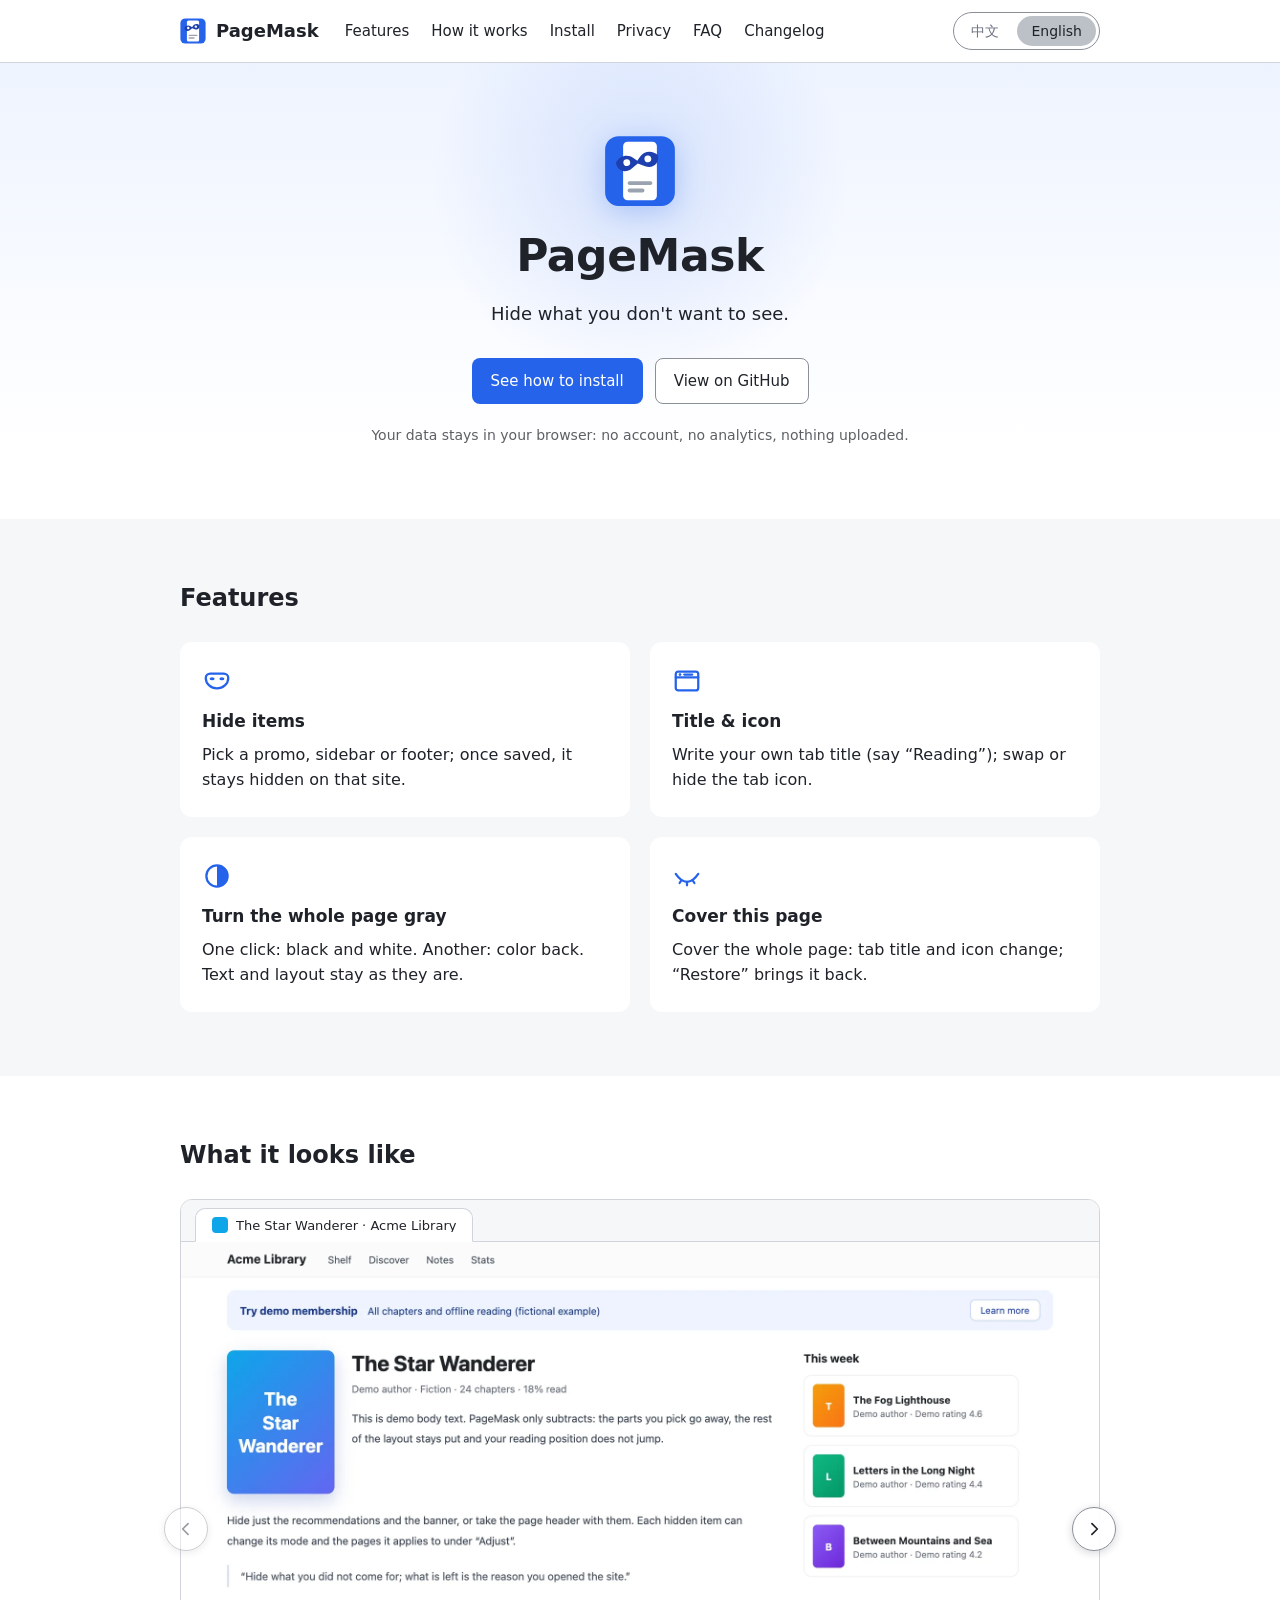
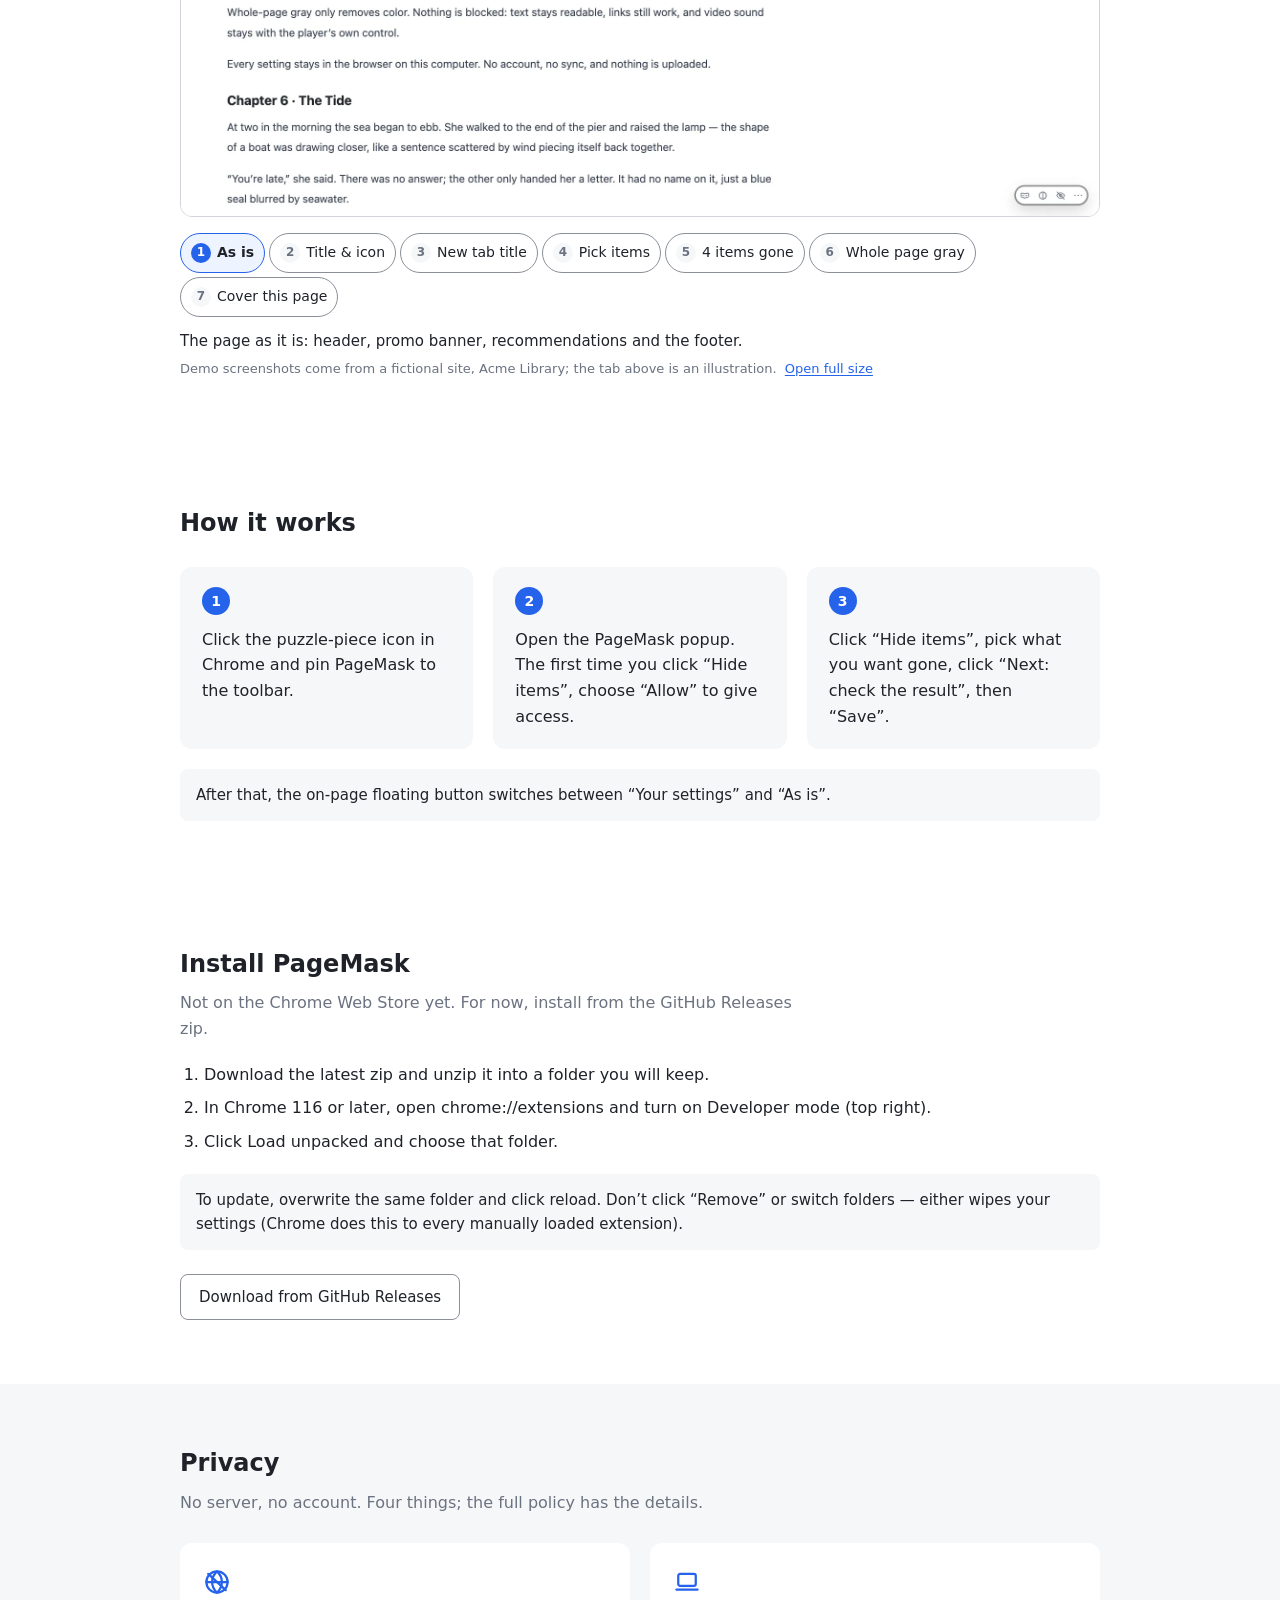
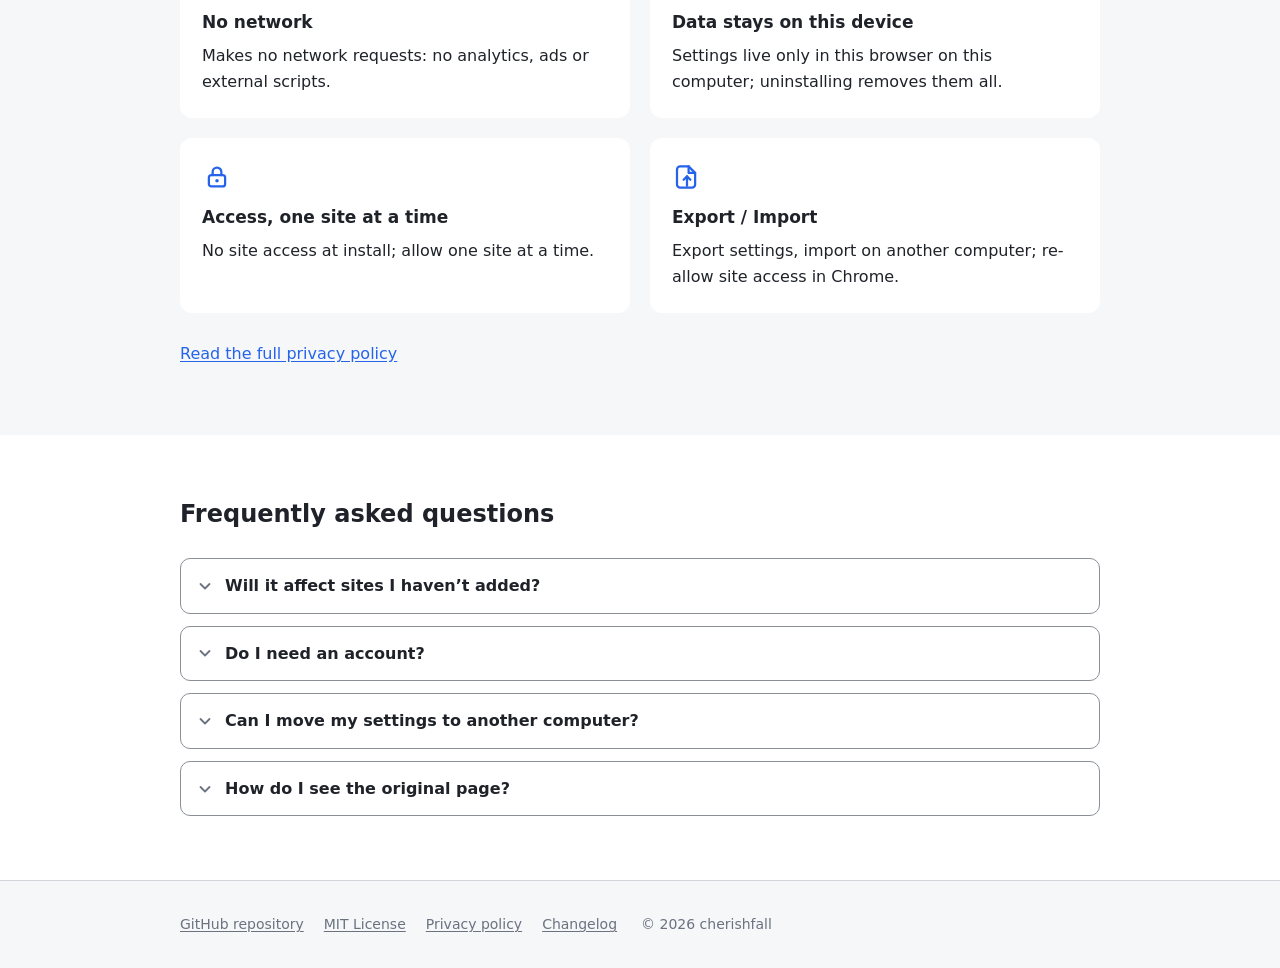
<file: page-mask/index.html>
<!doctype html>
<html lang="zh-CN" data-title-zh="PageMask · 收起网页上不想看的部分" data-title-en="PageMask · Hide the parts of a page you don't want" data-desc-zh="PageMask 是一个 Chrome 扩展：在你添加的网站上收起不想看的内容，把整页变灰或遮住，标签页标题和图标也能改。不联网，数据只留在浏览器里。" data-desc-en="A Chrome extension for sites you add: hide parts you don't want, turn a page gray or cover it, and change the tab title and icon. No network; your data stays in your browser.">
<head>
<meta charset="utf-8">
<meta name="viewport" content="width=device-width, initial-scale=1">
<meta name="color-scheme" content="light dark">
<meta name="description" content="PageMask 是一个 Chrome 扩展：在你添加的网站上收起不想看的内容，把整页变灰或遮住，标签页标题和图标也能改。不联网，数据只留在浏览器里。">
<meta name="theme-color" content="#ffffff" media="(prefers-color-scheme: light)">
<meta name="theme-color" content="#1f2329" media="(prefers-color-scheme: dark)">
<title>PageMask · 收起网页上不想看的部分</title>
<link rel="icon" href="data:image/svg+xml,%3Csvg xmlns='http://www.w3.org/2000/svg' viewBox='0 0 128 128'%3E%3Crect x='2' y='2' width='124' height='124' rx='24' fill='%232563eb'/%3E%3Crect x='34' y='12' width='60' height='104' rx='8' fill='%23fff'/%3E%3Crect x='42' y='82' width='44' height='7' rx='3.5' fill='%239aa3af'/%3E%3Crect x='42' y='95' width='30' height='7' rx='3.5' fill='%239aa3af'/%3E%3Cg transform='rotate(-10 64 50) translate(-4 -6)'%3E%3Cpath d='M26 48 C34 36 50 36 58 45 L64 51 L70 45 C78 36 94 36 102 48 C102 64 88 70 76 63 L64 56 L52 63 C40 70 26 64 26 48 Z' fill='%231e40af'/%3E%3Ccircle cx='45' cy='51' r='6' fill='%23fff'/%3E%3Ccircle cx='83' cy='51' r='6' fill='%23fff'/%3E%3C/g%3E%3C/svg%3E">
<script>
/* 语言偏好在首次绘制前应用，避免英文用户看到中文闪一下：访客点过切换钮的存储偏好
   优先，其次首次访问按浏览器界面语言判定，中文兜底（JS 关闭也保持中文） */
(function () {
  'use strict';
  var lang = null;
  try { lang = localStorage.getItem('pagemask-landing-lang'); } catch (e) {}
  if (lang !== 'zh' && lang !== 'en') {
    /* 首次访问按浏览器界面语言判定：简体中文看中文，其余（含繁体——没有繁体语言包）看英文；
       「中文」的判定口径与扩展 core/locale.ts 的「自动」一致。判定失败保持中文兜底 */
    try {
      var ui = String(navigator.language || '');
      lang = /^zh(?:[-_]|$)/i.test(ui) && !/(?:^|[-_])(?:hant|tw|hk|mo)(?:[-_]|$)/i.test(ui) ? 'zh' : 'en';
    } catch (e) {
      lang = 'zh';
    }
  }
  if (lang === 'en') {
    document.documentElement.classList.add('lang-en');
    document.documentElement.lang = 'en';
  }
})();
</script>
<style>
/* ── 色彩：与扩展 styles/tokens.css 同一套明暗两档（bg / bg-subtle / fg / muted / accent / border）。
   结构按 modern-web-guidance「dark-mode」：原始色值 → 语义变量默认浅色 →
   @media prefers-color-scheme 兜底（不支持 light-dark() 的浏览器）→ @supports light-dark()。
   对比度沿用 tokens.css 已实测的组合：fg/bg 15.78·12.75，muted/bg 4.83·5.98，
   accent/bg 5.17·7.68，border-control/bg 3.25·4.13（正文 ≥4.5，控件边界 ≥3）。 ── */
:root {
  color-scheme: light dark;

  /* 原始色值 */
  --accent-l: #2563eb;        --accent-d: #93b4ff;
  --accent-hover-l: #1d4ed8;  --accent-hover-d: #b4cbff;
  --accent-active-l: #1e40af; --accent-active-d: #c9dbff;
  --on-accent-l: #ffffff;     --on-accent-d: #1f2329;
  --fg-l: #1f2329;            --fg-d: #e5e7eb;
  --muted-l: #6b7280;         --muted-d: #9aa0a6;
  --bg-l: #ffffff;            --bg-d: #1f2329;
  --bg-subtle-l: #f6f7f9;     --bg-subtle-d: #2a2e35;
  --control-hover-l: #eef0f3; --control-hover-d: #23262c;
  --control-active-l: #e4e7eb;--control-active-d: #1d2025;
  --bg-selected-l: #bcc1c8;   --bg-selected-d: #303743;
  --border-l: #d1d5db;        --border-d: #3f444c;
  --border-control-l: #8a8f98;--border-control-d: #7d838c;
  /* 品牌色调（呼应图标）：淡蓝场与光斑（M3 tonal surface） */
  --brand-tint-l: #eef4ff;    --brand-tint-d: #222b45;
  --brand-glow-l: rgba(37, 99, 235, 0.14); --brand-glow-d: rgba(147, 180, 255, 0.10);

  /* 语义变量（默认浅色） */
  --accent: var(--accent-l);
  --accent-hover: var(--accent-hover-l);
  --accent-active: var(--accent-active-l);
  --on-accent: var(--on-accent-l);
  --fg: var(--fg-l);
  --muted: var(--muted-l);
  --bg: var(--bg-l);
  --bg-subtle: var(--bg-subtle-l);
  --control-hover: var(--control-hover-l);
  --control-active: var(--control-active-l);
  --bg-selected: var(--bg-selected-l);
  --border: var(--border-l);
  --border-control: var(--border-control-l);
  --brand-tint: var(--brand-tint-l);
  --brand-glow: var(--brand-glow-l);

  /* 动效：只动颜色类属性，150ms（design-ui §九）；reduced-motion 降到 120ms */
  --motion: 150ms;
  --ease: cubic-bezier(0.2, 0, 0.38, 0.9);
  --radius: 8px;
  --radius-card: 12px;
}
@media (prefers-color-scheme: dark) {
  :root {
    --accent: var(--accent-d);
    --accent-hover: var(--accent-hover-d);
    --accent-active: var(--accent-active-d);
    --on-accent: var(--on-accent-d);
    --fg: var(--fg-d);
    --muted: var(--muted-d);
    --bg: var(--bg-d);
    --bg-subtle: var(--bg-subtle-d);
    --control-hover: var(--control-hover-d);
    --control-active: var(--control-active-d);
    --bg-selected: var(--bg-selected-d);
    --border: var(--border-d);
    --border-control: var(--border-control-d);
    --brand-tint: var(--brand-tint-d);
    --brand-glow: var(--brand-glow-d);
  }
}
@supports (color: light-dark(#fff, #000)) {
  :root {
    --accent: light-dark(var(--accent-l), var(--accent-d));
    --accent-hover: light-dark(var(--accent-hover-l), var(--accent-hover-d));
    --accent-active: light-dark(var(--accent-active-l), var(--accent-active-d));
    --on-accent: light-dark(var(--on-accent-l), var(--on-accent-d));
    --fg: light-dark(var(--fg-l), var(--fg-d));
    --muted: light-dark(var(--muted-l), var(--muted-d));
    --bg: light-dark(var(--bg-l), var(--bg-d));
    --bg-subtle: light-dark(var(--bg-subtle-l), var(--bg-subtle-d));
    --control-hover: light-dark(var(--control-hover-l), var(--control-hover-d));
    --control-active: light-dark(var(--control-active-l), var(--control-active-d));
    --bg-selected: light-dark(var(--bg-selected-l), var(--bg-selected-d));
    --border: light-dark(var(--border-l), var(--border-d));
    --border-control: light-dark(var(--border-control-l), var(--border-control-d));
    --brand-tint: light-dark(var(--brand-tint-l), var(--brand-tint-d));
    --brand-glow: light-dark(var(--brand-glow-l), var(--brand-glow-d));
  }
}
@media (forced-colors: active) {
  :root {
    --accent: Highlight;
    --accent-hover: Highlight;
    --accent-active: Highlight;
    --on-accent: HighlightText;
    --fg: CanvasText;
    --muted: CanvasText;
    --bg: Canvas;
    --bg-subtle: Canvas;
    --control-hover: Canvas;
    --control-active: Canvas;
    --bg-selected: Canvas;
    --border: CanvasText;
    --border-control: CanvasText;
    --brand-tint: Canvas;
    --brand-glow: transparent;
  }
}
@media (prefers-reduced-motion: reduce) {
  :root { --motion: 120ms; }
}
@media (prefers-reduced-motion: no-preference) {
  html { scroll-behavior: smooth; }
}

/* ── 基础 ── */
*, *::before, *::after { box-sizing: border-box; }
html { -webkit-text-size-adjust: 100%; }
body {
  margin: 0;
  background: var(--bg);
  color: var(--fg);
  font-family: system-ui, -apple-system, "PingFang SC", "Microsoft YaHei", sans-serif;
  font-size: 16px;
  line-height: 1.6;
}
h1, h2, h3, p, ul, ol { margin: 0; }
svg { display: block; }
main:focus { outline: none; }
.container { max-width: 960px; margin-inline: auto; padding-inline: 20px; }

/* ── 双语切换：默认显示中文（JS 关闭或语言判定失败时的兜底）；html.lang-en 时显示英文 ── */
html:not(.lang-en) body [lang="en"] { display: none; }
html.lang-en body [lang="zh-CN"] { display: none; }
.visually-hidden {
  position: absolute;
  width: 1px;
  height: 1px;
  margin: -1px;
  padding: 0;
  overflow: hidden;
  clip: rect(0 0 0 0);
  clip-path: inset(50%);
  white-space: nowrap;
  border: 0;
}
.nowrap { white-space: nowrap; }

/* ── 焦点可见 ── */
:where(a, button, summary):focus-visible {
  outline: 2px solid var(--accent);
  outline-offset: 2px;
  border-radius: 4px;
}
/* 状态切换只动颜色类属性 */
a, button, summary {
  transition:
    color var(--motion) var(--ease),
    background-color var(--motion) var(--ease),
    border-color var(--motion) var(--ease);
}

/* ── 跳转链接（skip link）：默认视觉隐藏，键盘聚焦时出现 ── */
.skip-link {
  position: fixed;
  top: 12px;
  left: 12px;
  z-index: 20;
  padding: 10px 14px;
  border-radius: var(--radius);
  background: var(--accent);
  color: var(--on-accent);
  font-weight: 500;
  text-decoration: none;
}
.skip-link:not(:focus) {
  position: absolute;
  width: 1px;
  height: 1px;
  overflow: hidden;
  clip-path: inset(50%);
  white-space: nowrap;
}

/* ── 页头 ── */
.site-header { border-bottom: 1px solid var(--border); background: var(--bg); }
.site-header .container {
  display: flex;
  flex-wrap: wrap;
  align-items: center;
  gap: 8px 24px;
  padding-block: 12px;
}
.brand {
  display: inline-flex;
  align-items: center;
  gap: 10px;
  padding: 4px 0;
  font-size: 18px;
  font-weight: 600;
  color: var(--fg);
  text-decoration: none;
}
.brand svg { flex: none; width: 26px; height: 26px; }
.site-nav ul {
  display: flex;
  flex-wrap: wrap;
  gap: 2px 18px;
  margin: 0;
  padding: 0;
  list-style: none;
}
.site-nav a {
  display: inline-block;
  padding: 6px 2px;
  font-size: 15px;
  color: var(--fg);
  text-decoration: none;
  border-radius: 4px;
}
.site-nav a:hover {
  color: var(--accent);
  text-decoration: underline;
  text-underline-offset: 3px;
}
.lang-group {
  display: inline-flex;
  gap: 4px;
  margin-inline-start: auto;
  padding: 3px;
  border: 1px solid var(--border-control);
  border-radius: 999px;
}
.lang-group button {
  min-height: 30px;
  padding: 3px 14px;
  border: 0;
  border-radius: 999px;
  background: transparent;
  color: var(--muted);
  font: inherit;
  font-size: 14px;
  font-weight: 500;
  cursor: pointer;
}
.lang-group button:hover { color: var(--fg); }
.lang-group button[aria-pressed="true"] { background: var(--bg-selected); color: var(--fg); }

/* ── 按钮：主操作实心强调色，次操作浅底 + 控件色边框（一屏最多一个主操作） ── */
.btn {
  display: inline-flex;
  align-items: center;
  justify-content: center;
  gap: 8px;
  min-height: 44px;
  padding: 10px 18px;
  border: 1px solid transparent;
  border-radius: var(--radius);
  font-size: 15px;
  font-weight: 500;
  text-decoration: none;
  cursor: pointer;
}
.btn-primary { background: var(--accent); color: var(--on-accent); }
.btn-primary:hover { background: var(--accent-hover); }
.btn-primary:active { background: var(--accent-active); }
.btn-secondary { background: var(--bg); color: var(--fg); border-color: var(--border-control); }
.btn-secondary:hover { background: var(--control-hover); }
.btn-secondary:active { background: var(--control-active); }

/* 正文里的链接：强调色 + 常驻下划线 */
.text-link {
  color: var(--accent);
  text-decoration: underline;
  text-underline-offset: 2px;
}
.text-link:hover { color: var(--accent-hover); }
.text-link:active { color: var(--accent-active); }
/* 独立摆放的文字入口（不嵌在句子里）：补上下内边距，可点区 ≥24px（WCAG 2.5.8；
   句子里的行内链接按其「inline」例外豁免） */
.link-standalone { display: inline-block; padding: 4px 0; }

/* ── 区块 ── */
.section { padding-block: 64px; }
.section.band { background: var(--bg-subtle); }
.section h2 {
  font-size: 24px;
  font-weight: 600;
  line-height: 1.3;
}
.section-intro {
  margin-top: 10px;
  max-width: 62ch;
  color: var(--muted);
}
/* hero 淡蓝场上的次要文字：muted 灰贴着 AA 线，改用正文色降透明度（同 page-head 口径） */
.hero .trust { color: var(--fg); opacity: 0.72; }

/* ── 首屏 ── */
/* Hero 色调带（M3 tonal surface）：品牌淡蓝场淡出到正文白底，正文全部落在 var(--bg) 上
   （GOV.UK 色彩纪律：长文区不上装饰底）；图标后方一枚极轻的品牌光斑——
   「蓝方块里一页白纸」的图标关系，放大成页面的空间关系 */
.hero {
  position: relative;
  overflow: hidden;
  padding-block: 72px;
  text-align: center;
  background: linear-gradient(180deg, var(--brand-tint) 0%, var(--bg) 86%);
}
.hero::before {
  content: "";
  position: absolute;
  top: -170px;
  left: 50%;
  width: 580px;
  height: 580px;
  transform: translateX(-50%);
  background: radial-gradient(closest-side, var(--brand-glow), transparent 72%);
  pointer-events: none;
}
.hero > .container { position: relative; }
.hero-icon { display: flex; justify-content: center; margin-bottom: 24px; }
.hero-icon svg { display: block; width: 72px; height: 72px; filter: drop-shadow(0 6px 14px rgba(37, 99, 235, 0.25)); }
.hero h1 {
  font-size: clamp(34px, 5vw, 44px);
  font-weight: 600;
  line-height: 1.15;
  letter-spacing: -0.01em;
}
.hero .lede {
  max-width: 36em;
  margin: 18px auto 0;
  font-size: 18px;
  line-height: 1.6;
  text-wrap: balance;
}
.hero-actions {
  display: flex;
  flex-wrap: wrap;
  justify-content: center;
  gap: 12px;
  margin-top: 30px;
}
.trust {
  max-width: 44em;
  margin: 20px auto 0;
  color: var(--muted);
  font-size: 14px;
}

/* ── 实际效果：同一页面逐层叠加三项设置 ── */
.demo { margin: 28px 0 0; }
.demo-frame { position: relative; }
.demo-stage {
  overflow: hidden;
  border: 1px solid var(--border);
  border-radius: var(--radius-card);
  background: var(--bg);
  /* 截图里的网页始终是浅色，浏览器框跟着它走，深色页面里不会出现黑条压白页 */
  color-scheme: light;
}
.demo-tabbar {
  display: flex;
  align-items: flex-end;
  height: 42px;
  padding: 8px 14px 0;
  background: var(--bg-subtle);
  border-bottom: 1px solid var(--border);
}
.demo-tab {
  display: flex;
  align-items: center;
  gap: 8px;
  align-self: stretch;
  max-width: 78%;
  margin-bottom: -1px;
  padding: 0 16px;
  background: var(--bg);
  border: 1px solid var(--border);
  border-bottom-color: var(--bg);
  border-radius: 10px 10px 0 0;
  font-size: 13px;
  line-height: 1;
}
.demo-favicon {
  flex: none;
  width: 16px;
  height: 16px;
  border-radius: 4px;
  background: #0ea5e9;
}
.demo[data-step="0"] .demo-title-after,
.demo[data-step="1"] .demo-title-after,
.demo:not([data-step="0"]):not([data-step="1"]) .demo-title-before { display: none; }
.demo-tab-title {
  min-width: 0;
  overflow: hidden;
  white-space: nowrap;
  text-overflow: ellipsis;
  color: var(--fg);
}
.demo-title-after { font-weight: 600; }
.demo-images { position: relative; }
.demo-img-link {
  display: block;
  cursor: zoom-in;
  touch-action: manipulation;
}
.demo-img-link:focus-visible { outline-offset: -4px; }
.demo-img {
  display: none;
  width: 100%;
  height: auto;
}
.demo[data-step="0"] .demo-img[data-step="0"],
.demo[data-step="1"] .demo-img[data-step="1"],
.demo[data-step="2"] .demo-img[data-step="2"],
.demo[data-step="3"] .demo-img[data-step="3"],
.demo[data-step="4"] .demo-img[data-step="4"],
.demo[data-step="5"] .demo-img[data-step="5"],
.demo[data-step="6"] .demo-img[data-step="6"] { display: block; }
.demo-steps {
  display: flex;
  flex-wrap: wrap;
  justify-content: flex-start;
  gap: 4px;
  margin-top: 16px;
}
.demo-step {
  display: inline-flex;
  align-items: center;
  gap: 6px;
  min-height: 40px;
  padding: 7px 10px;
  border: 1px solid var(--border-control);
  border-radius: 999px;
  background: var(--bg);
  color: var(--fg);
  font: inherit;
  font-size: 14px;
  line-height: 1.4;
  cursor: pointer;
  touch-action: manipulation;
}
.demo-step:hover { background: var(--control-hover); }
.demo-step[aria-current="step"] {
  background: var(--brand-tint);
  border-color: var(--accent);
  font-weight: 600;
}
.demo-step-no {
  display: inline-grid;
  place-items: center;
  width: 20px;
  height: 20px;
  border-radius: 999px;
  background: var(--bg-subtle);
  color: var(--muted);
  font-size: 12px;
  font-weight: 600;
}
.demo-step[aria-current="step"] .demo-step-no {
  background: var(--accent);
  color: var(--on-accent);
}
/* 箭头叠在截图上（modern-web-guidance：控件放在轨道两侧边缘，始终可见、可聚焦）。
   截图始终是浅色，按钮也用固定的浅色，不随页面深色模式变暗。 */
.demo-arrow {
  position: absolute;
  top: calc(50% + 21px);
  z-index: 2;
  display: grid;
  place-items: center;
  width: 44px;
  height: 44px;
  transform: translateY(-50%);
  border: 1px solid #8a8f98;
  border-radius: 50%;
  background: rgba(255, 255, 255, 0.94);
  color: #1f2329;
  box-shadow: 0 2px 8px rgba(15, 23, 42, 0.18);
  cursor: pointer;
  touch-action: manipulation;
}
.demo-arrow[data-dir="-1"] { left: -16px; }
.demo-arrow[data-dir="1"] { right: -16px; }
.demo-arrow:hover:not(:disabled) { background: #ffffff; border-color: #1f2329; }
.demo-arrow:active:not(:disabled) { background: #eef0f3; }
.demo-arrow:disabled { opacity: 0.45; cursor: not-allowed; }
.demo-captions {
  max-width: 62ch;
  margin: 12px 0 0;
  font-size: 15px;
  line-height: 1.6;
}
.demo-caption { text-wrap: pretty; }
.demo-caption[hidden] { display: none; }
.demo-note {
  max-width: 88ch;
  margin: 6px 0 0;
  color: var(--muted);
  font-size: 13px;
  line-height: 1.6;
  text-wrap: pretty;
}
.demo-note .text-link { margin-inline-start: 4px; white-space: nowrap; }

/* ── 卡片 ── */
.card-grid {
  display: grid;
  grid-template-columns: repeat(2, minmax(0, 1fr));
  gap: 20px;
  margin-top: 28px;
}
.card {
  padding: 24px 22px;
  border-radius: var(--radius-card);
  background: var(--bg-subtle);
}
.band .card { background: var(--bg); }
.card .card-icon { width: 30px; height: 30px; color: var(--accent); }
.card h3 { margin-top: 14px; font-size: 17px; font-weight: 600; line-height: 1.4; }
.card p { margin-top: 8px; }

/* ── 三步 ── */
.steps {
  display: grid;
  grid-template-columns: repeat(3, minmax(0, 1fr));
  gap: 20px;
  margin-top: 28px;
  padding: 0;
  list-style: none;
}
.steps li {
  padding: 20px 22px;
  border-radius: var(--radius-card);
  background: var(--bg-subtle);
}
.step-no {
  display: inline-grid;
  place-items: center;
  width: 28px;
  height: 28px;
  border-radius: 999px;
  background: var(--accent);
  color: var(--on-accent);
  font-size: 14px;
  font-weight: 600;
}
.steps p { margin-top: 12px; }

/* ── 安装 ── */
.install-list { margin-top: 20px; padding-inline-start: 24px; }
.install-list li { margin-block: 8px; }
.note {
  margin-top: 20px;
  padding: 14px 16px;
  border-radius: var(--radius);
  background: var(--bg-subtle);
  font-size: 15px;
}
.install-cta { margin-top: 24px; }

/* ── 常见问题：details 手风琴（按 modern-web-guidance「accordion」，非互斥，summary 内不放标题） ── */
.faq-list {
  display: grid;
  gap: 12px;
  margin-top: 28px;
}
.faq-list details {
  background: var(--bg);
  border: 1px solid var(--border-control);
  border-radius: 10px;
}
.faq-list summary {
  display: flex;
  align-items: center;
  gap: 12px;
  min-height: 24px;
  padding: 14px 16px;
  border-radius: 9px;
  font-size: 16px;
  font-weight: 600;
  cursor: pointer;
  list-style: none;
}
.faq-list summary::-webkit-details-marker { display: none; }
.faq-list summary:hover { background: var(--control-hover); }
.faq-list .chev { width: 16px; height: 16px; flex: none; color: var(--muted); }
.faq-list details[open] .chev { transform: rotate(180deg); }
.faq-a { padding: 0 16px 16px 44px; }

/* ── 页脚 ── */
.site-footer {
  border-top: 1px solid var(--border);
  background: var(--bg-subtle);
  padding-block: 28px;
  color: var(--muted);
  font-size: 14px;
}
.site-footer .container {
  display: flex;
  flex-wrap: wrap;
  align-items: center;
  gap: 8px 24px;
}
.site-footer ul {
  display: flex;
  flex-wrap: wrap;
  gap: 6px 20px;
  margin: 0;
  padding: 0;
  list-style: none;
}
.site-footer a {
  display: inline-block;
  padding: 4px 0;
  color: var(--muted);
  text-decoration: underline;
  text-underline-offset: 2px;
}
.site-footer a:hover { color: var(--fg); }

/* ── 响应式：360px 起单列 ── */
@media (max-width: 719px) {
  .section { padding-block: 48px; }
  .hero { padding-block: 56px 48px; }
  .card-grid, .point-grid, .steps { grid-template-columns: 1fr; }
  .faq-a { padding-left: 16px; }
  /* 手机上截图被缩得很小，箭头压上去会挡住内容：挪到图下两侧 */
  .demo-frame { padding-bottom: 48px; }
  .demo-arrow { top: auto; bottom: 0; transform: none; }
  .demo-arrow[data-dir="-1"] { left: 0; }
  .demo-arrow[data-dir="1"] { right: 0; }
}
@media (max-width: 479px) {
  .site-header .container { gap: 8px 16px; }
  .lang-group { margin-inline-start: 0; }
}
</style>
</head>
<body>
<a class="skip-link" href="#main"><span lang="zh-CN">跳到主要内容</span><span lang="en">Skip to main content</span></a>

<header class="site-header">
  <div class="container">
    <a class="brand" href="./">
      <!-- 品牌图标就是扩展主图标：图形逐字取自 cherishfall/page-mask 的 assets/icon/icon.svg（128px 版，
           也就是商店列表与扩展管理页显示的那一份）。改图标时两边一起改，不要在这里另画一版。 -->
      <svg viewBox="0 0 128 128" aria-hidden="true">
        <rect x="2" y="2" width="124" height="124" rx="24" fill="#2563eb"/>
        <rect x="34" y="12" width="60" height="104" rx="8" fill="#ffffff"/>
        <rect x="42" y="82" width="44" height="7" rx="3.5" fill="#9aa3af"/>
        <rect x="42" y="95" width="30" height="7" rx="3.5" fill="#9aa3af"/>
        <g transform="rotate(-10 64 50) translate(-4 -6)">
          <path d="M26 48 C34 36 50 36 58 45 L64 51 L70 45 C78 36 94 36 102 48 C102 64 88 70 76 63 L64 56 L52 63 C40 70 26 64 26 48 Z" fill="#1e40af"/>
          <circle cx="45" cy="51" r="6" fill="#ffffff"/>
          <circle cx="83" cy="51" r="6" fill="#ffffff"/>
        </g>
      </svg>
      <span>PageMask</span>
    </a>
    <nav class="site-nav">
      <ul>
        <li><a href="#features"><span lang="zh-CN">功能</span><span lang="en">Features</span></a></li>
        <li><a href="#how"><span lang="zh-CN">怎么用</span><span lang="en">How it works</span></a></li>
        <li><a href="#install"><span lang="zh-CN">安装</span><span lang="en">Install</span></a></li>
        <li><a href="#privacy"><span lang="zh-CN">隐私</span><span lang="en">Privacy</span></a></li>
        <li><a href="#faq"><span lang="zh-CN">常见问题</span><span lang="en">FAQ</span></a></li>
        <li><a href="changelog.html"><span lang="zh-CN">更新日志</span><span lang="en">Changelog</span></a></li>
      </ul>
    </nav>
    <div class="lang-group" id="lang-group" role="group" aria-label="界面语言">
      <button type="button" id="lang-zh" aria-pressed="true">中文</button>
      <button type="button" id="lang-en" aria-pressed="false">English</button>
    </div>
  </div>
</header>

<main id="main" tabindex="-1">

  <section class="hero">
    <div class="container">
      <div class="hero-icon" aria-hidden="true">
        <!-- 图形逐字取自 assets/icon/icon.svg（与页头、扩展、商店同源；改图标两边一起改） -->
        <svg viewBox="0 0 128 128">
          <rect x="2" y="2" width="124" height="124" rx="24" fill="#2563eb"/>
          <rect x="34" y="12" width="60" height="104" rx="8" fill="#ffffff"/>
          <rect x="42" y="82" width="44" height="7" rx="3.5" fill="#9aa3af"/>
          <rect x="42" y="95" width="30" height="7" rx="3.5" fill="#9aa3af"/>
          <g transform="rotate(-10 64 50) translate(-4 -6)">
            <path d="M26 48 C34 36 50 36 58 45 L64 51 L70 45 C78 36 94 36 102 48 C102 64 88 70 76 63 L64 56 L52 63 C40 70 26 64 26 48 Z" fill="#1e40af"/>
            <circle cx="45" cy="51" r="6" fill="#ffffff"/>
            <circle cx="83" cy="51" r="6" fill="#ffffff"/>
          </g>
        </svg>
      </div>
      <h1>PageMask</h1>
      <p class="lede">
        <span lang="zh-CN">网页上不想看的，收起来。</span>
        <span lang="en">Hide what you don't want to see.</span>
      </p>
      <div class="hero-actions">
        <a class="btn btn-primary" href="#install"><span lang="zh-CN">查看安装方法</span><span lang="en">See how to install</span></a>
        <a class="btn btn-secondary" href="https://github.com/cherishfall/page-mask"><span lang="zh-CN">GitHub 仓库</span><span lang="en">View on GitHub</span></a>
      </div>
      <p class="trust">
        <span lang="zh-CN">数据只留在你的浏览器里：没有账号，没有统计，不上传。</span>
        <span lang="en">Your data stays in your browser: no account, no analytics, nothing uploaded.</span>
      </p>
    </div>
  </section>

  <section id="features" class="section band">
    <div class="container">
      <h2><span lang="zh-CN">功能</span><span lang="en">Features</span></h2>
      <div class="card-grid">

        <div class="card">
          <svg class="card-icon" viewBox="0 0 24 24" fill="none" stroke="currentColor" stroke-width="1.8" stroke-linecap="round" stroke-linejoin="round" aria-hidden="true">
            <path d="M3 9.5C3 7.5 4.6 6 6.6 6h10.8c2 0 3.6 1.5 3.6 3.5 0 4.8-4.2 8.3-9 8.3S3 14.3 3 9.5Z"/>
            <ellipse cx="8.1" cy="10.2" rx="2" ry="1.25" fill="currentColor" stroke="none"/>
            <ellipse cx="15.9" cy="10.2" rx="2" ry="1.25" fill="currentColor" stroke="none"/>
          </svg>
          <h3><span lang="zh-CN">收起内容</span><span lang="en">Hide items</span></h3>
          <p>
            <span lang="zh-CN">点选推广横幅、侧栏或页脚，保存后从网站消失。</span>
            <span lang="en">Pick a promo, sidebar or footer; once saved, it stays hidden on that site.</span>
          </p>
        </div>

        <div class="card">
          <svg class="card-icon" viewBox="0 0 24 24" fill="none" stroke="currentColor" stroke-width="1.8" stroke-linecap="round" stroke-linejoin="round" aria-hidden="true">
            <rect x="3" y="4.5" width="18" height="15" rx="2"/>
            <path d="M3 9h18"/>
            <circle cx="6.4" cy="6.8" r="1.1" fill="currentColor" stroke="none"/>
            <path d="M9.8 6.8h6.4"/>
          </svg>
          <h3><span lang="zh-CN">标题和图标</span><span lang="en">Title &amp; icon</span></h3>
          <p>
            <span lang="zh-CN">标签页标题自己写（如「阅读」），图标可换掉或隐藏。</span>
            <span lang="en">Write your own tab title (say “Reading”); swap or hide the tab icon.</span>
          </p>
        </div>

        <div class="card">
          <svg class="card-icon" viewBox="0 0 24 24" fill="none" stroke="currentColor" stroke-width="1.8" stroke-linecap="round" stroke-linejoin="round" aria-hidden="true">
            <circle cx="12" cy="12" r="8.5"/>
            <path d="M12 3.5a8.5 8.5 0 0 1 0 17Z" fill="currentColor" stroke="none"/>
          </svg>
          <h3><span lang="zh-CN">整页变灰</span><span lang="en">Turn the whole page gray</span></h3>
          <p>
            <span lang="zh-CN">整页一键变黑白，再点变回彩色；文字和布局不乱。</span>
            <span lang="en">One click: black and white. Another: color back. Text and layout stay as they are.</span>
          </p>
        </div>

        <div class="card">
          <svg class="card-icon" viewBox="0 0 24 24" fill="none" stroke="currentColor" stroke-width="1.8" stroke-linecap="round" stroke-linejoin="round" aria-hidden="true">
            <path d="M3 10.3c2.9 4.3 5.9 6.3 9 6.3s6.1-2 9-6.3"/>
            <path d="M7.6 15.3l-1.5 2.3"/>
            <path d="M12 16.7v2.7"/>
            <path d="M16.4 15.3l1.5 2.3"/>
          </svg>
          <h3><span lang="zh-CN">遮住这一页</span><span lang="en">Cover this page</span></h3>
          <p>
            <span lang="zh-CN">临时遮住整页：标题和图标换掉；点「恢复」回来。</span>
            <span lang="en">Cover the whole page: tab title and icon change; “Restore” brings it back.</span>
          </p>
        </div>

      </div>
    </div>
  </section>

  <section id="effect" class="section">
    <div class="container">
      <h2><span lang="zh-CN">实际效果</span><span lang="en">What it looks like</span></h2>
      <figure class="demo" data-step="0">
        <div class="demo-frame">
          <button type="button" class="demo-arrow" data-dir="-1" disabled>
            <span class="visually-hidden" lang="zh-CN">上一步</span><span class="visually-hidden" lang="en">Previous step</span>
            <svg viewBox="0 0 24 24" width="20" height="20" fill="none" stroke="currentColor" stroke-width="2" stroke-linecap="round" stroke-linejoin="round" aria-hidden="true"><path d="M14.5 5.5 8 12l6.5 6.5"/></svg>
          </button>
          <button type="button" class="demo-arrow" data-dir="1">
            <span class="visually-hidden" lang="zh-CN">下一步</span><span class="visually-hidden" lang="en">Next step</span>
            <svg viewBox="0 0 24 24" width="20" height="20" fill="none" stroke="currentColor" stroke-width="2" stroke-linecap="round" stroke-linejoin="round" aria-hidden="true"><path d="M9.5 5.5 16 12l-6.5 6.5"/></svg>
          </button>
          <div class="demo-stage">
            <div class="demo-tabbar" aria-hidden="true">
              <div class="demo-tab">
                <span class="demo-favicon"></span>
                <span class="demo-tab-title demo-title-before">
                  <span lang="zh-CN">星海旅人 · Acme 书房</span>
                  <span lang="en">The Star Wanderer · Acme Library</span>
                </span>
                <span class="demo-tab-title demo-title-after">
                  <span lang="zh-CN">阅读</span>
                  <span lang="en">Reading</span>
                </span>
              </div>
            </div>
            <div class="demo-images">
              <a class="demo-img-link" id="demo-img-link" href="screens/zh/before.webp" target="_blank" rel="noopener">
              <span class="visually-hidden" lang="zh-CN">看大图</span><span class="visually-hidden" lang="en">Open full size</span>
            <img class="demo-img" data-step="0" src="screens/zh/before.webp"
                 data-src-zh="screens/zh/before.webp" data-src-en="screens/en/before.webp"
                 data-alt-zh="示例网站原样：顶部有导航和推广横幅，右侧是本周推荐，底部是页脚。"
                 data-alt-en="The demo site as it is: navigation and a promo bar at the top, recommendations on the right, a footer at the bottom."
                 alt="示例网站原样：顶部有导航和推广横幅，右侧是本周推荐，底部是页脚。"
                 width="1920" height="1200" decoding="async">
            <img class="demo-img" data-step="1" src="screens/zh/title.webp"
                 data-src-zh="screens/zh/title.webp" data-src-en="screens/en/title.webp"
                 data-alt-zh="示例页面上的「标题和图标」表单：标签页标题已填成「阅读」，标签页图标仍选网站原来的。"
                 data-alt-en="The “Title & icon” form on the demo page: the tab title is filled in as “Reading”, and the site’s own tab icon is still selected."
                 alt="示例页面上的「标题和图标」表单：标签页标题已填成「阅读」，标签页图标仍选网站原来的。"
                 width="1920" height="1200" decoding="async">
            <img class="demo-img" data-step="2" src="screens/zh/before.webp"
                 data-src-zh="screens/zh/before.webp" data-src-en="screens/en/before.webp"
                 data-alt-zh="同一张原样网页截图：这一步只改标签页标题，网页本身没有变化。"
                 data-alt-en="The same untouched page: this step only changes the tab title; the page itself does not change."
                 alt="同一张原样网页截图：这一步只改标签页标题，网页本身没有变化。"
                 width="1920" height="1200" decoding="async">
            <img class="demo-img" data-step="3" src="screens/zh/pick.webp"
                 data-src-zh="screens/zh/pick.webp" data-src-en="screens/en/pick.webp"
                 data-alt-zh="点选界面：页面上有四个带橙色编号的待收起区域，面板标题是「点选要收起的内容」。"
                 data-alt-en="The picker: four parts of the page are marked with orange numbers, and the panel is titled “Pick what to hide”."
                 alt="点选界面：页面上有四个带橙色编号的待收起区域，面板标题是「点选要收起的内容」。"
                 width="1920" height="1200" decoding="async">
            <img class="demo-img" data-step="4" src="screens/zh/after.webp"
                 data-src-zh="screens/zh/after.webp" data-src-en="screens/en/after.webp"
                 data-alt-zh="收起 4 项后的示例网站：页头导航、推广横幅、本周推荐和页脚都不见了，只剩正文和右下角的悬浮按钮。"
                 data-alt-en="The same page with four items hidden: the page header, promo banner, recommendations and footer are gone; only the article and the floating button at the bottom right remain."
                 alt="收起 4 项后的示例网站：页头导航、推广横幅、本周推荐和页脚都不见了，只剩正文和右下角的悬浮按钮。"
                 width="1920" height="1200" decoding="async">
            <img class="demo-img" data-step="5" src="screens/zh/gray-hidden.webp"
                 data-src-zh="screens/zh/gray-hidden.webp" data-src-en="screens/en/gray-hidden.webp"
                 data-alt-zh="收起 4 项并打开整页变灰：整页只剩黑白，文字、封面和链接都在原位。"
                 data-alt-en="Four items hidden and the whole page turned gray: black and white everywhere, with text, cover and links in place."
                 alt="收起 4 项并打开整页变灰：整页只剩黑白，文字、封面和链接都在原位。"
                 width="1920" height="1200" decoding="async">
            <img class="demo-img" data-step="6" src="screens/zh/curtain.webp"
                 data-src-zh="screens/zh/curtain.webp" data-src-en="screens/en/curtain.webp"
                 data-alt-zh="遮住整页后的示例网站：页面被整片盖住，只剩右下角的「恢复」按钮。"
                 data-alt-en="The demo site with the page covered: the page is fully masked, leaving only the “Restore” button at the bottom right."
                 alt="遮住整页后的示例网站：页面被整片盖住，只剩右下角的「恢复」按钮。"
                 width="1920" height="1200" decoding="async">
            </a>
            </div>
          </div>
        </div>
        <p class="visually-hidden" id="demo-steps-label"><span lang="zh-CN">效果预览步骤</span><span lang="en">Effect preview steps</span></p>
        <div class="demo-steps" role="group" aria-labelledby="demo-steps-label">
          <button type="button" class="demo-step" data-step="0" aria-current="step">
            <span class="demo-step-no" aria-hidden="true">1</span><span lang="zh-CN">原样</span><span lang="en">As is</span>
          </button>
          <button type="button" class="demo-step" data-step="1">
            <span class="demo-step-no" aria-hidden="true">2</span><span lang="zh-CN">标题和图标</span><span lang="en">Title &amp; icon</span>
          </button>
          <button type="button" class="demo-step" data-step="2">
            <span class="demo-step-no" aria-hidden="true">3</span><span lang="zh-CN">标题变「阅读」</span><span lang="en">New tab title</span>
          </button>
          <button type="button" class="demo-step" data-step="3">
            <span class="demo-step-no" aria-hidden="true">4</span><span lang="zh-CN">点选收起内容</span><span lang="en">Pick items</span>
          </button>
          <button type="button" class="demo-step" data-step="4">
            <span class="demo-step-no" aria-hidden="true">5</span><span lang="zh-CN">收起 4 项</span><span lang="en">4 items gone</span>
          </button>
          <button type="button" class="demo-step" data-step="5">
            <span class="demo-step-no" aria-hidden="true">6</span><span lang="zh-CN">整页变灰</span><span lang="en">Whole page gray</span>
          </button>
          <button type="button" class="demo-step" data-step="6">
            <span class="demo-step-no" aria-hidden="true">7</span><span lang="zh-CN">遮住这一页</span><span lang="en">Cover this page</span>
          </button>
        </div>
        <div class="demo-captions" aria-live="polite" aria-atomic="true">
          <p class="demo-caption" data-step="0">
            <span class="visually-hidden"><span lang="zh-CN">第 1 步，共 7 步：</span><span lang="en">Step 1 of 7: </span></span>
            <span lang="zh-CN">页面本来的样子：页头、推广横幅、本周推荐和页脚。</span>
            <span lang="en">The page as it is: header, promo banner, recommendations and the footer.</span>
          </p>
          <p class="demo-caption" data-step="1" hidden>
            <span class="visually-hidden"><span lang="zh-CN">第 2 步，共 7 步：</span><span lang="en">Step 2 of 7: </span></span>
            <span lang="zh-CN">在「标题和图标」里填「阅读」，图标保留网站原来的，点「保存」。</span>
            <span lang="en">Enter “Reading” in “Title &amp; icon”, keep the site’s own icon, then click “Save”.</span>
          </p>
          <p class="demo-caption" data-step="2" hidden>
            <span class="visually-hidden"><span lang="zh-CN">第 3 步，共 7 步：</span><span lang="en">Step 3 of 7: </span></span>
            <span lang="zh-CN">标签页标题变成「阅读」，网页本身没动。</span>
            <span lang="en">The tab title becomes “Reading”; the page itself is unchanged.</span>
          </p>
          <p class="demo-caption" data-step="3" hidden>
            <span class="visually-hidden"><span lang="zh-CN">第 4 步，共 7 步：</span><span lang="en">Step 4 of 7: </span></span>
            <span lang="zh-CN">点选要收起的内容。橙色编号和边框只在点选时出现。</span>
            <span lang="en">Pick what you want to hide. Orange numbers and outlines show only while picking.</span>
          </p>
          <p class="demo-caption" data-step="4" hidden>
            <span class="visually-hidden"><span lang="zh-CN">第 5 步，共 7 步：</span><span lang="en">Step 5 of 7: </span></span>
            <span lang="zh-CN">保存后，点过的 4 项都不见了，正文还在。</span>
            <span lang="en">After saving, all four picked items are gone; the article stays.</span>
          </p>
          <p class="demo-caption" data-step="5" hidden>
            <span class="visually-hidden"><span lang="zh-CN">第 6 步，共 7 步：</span><span lang="en">Step 6 of 7: </span></span>
            <span lang="zh-CN">整页只剩黑白，文字、封面和链接都在原位。</span>
            <span lang="en">Now black and white; text, cover and links stay in place.</span>
          </p>
          <p class="demo-caption" data-step="6" hidden>
            <span class="visually-hidden"><span lang="zh-CN">第 7 步，共 7 步：</span><span lang="en">Step 7 of 7: </span></span>
            <span lang="zh-CN">整页空白是正常效果；点右下角「恢复」、刷新或离开就回来。</span>
            <span lang="en">A blank page is normal here; click “Restore” at the bottom right, reload, or leave to come back.</span>
          </p>
        </div>
        <figcaption class="demo-note">
          <span lang="zh-CN">演示截图来自虚构的示例网站 Acme 书房；顶部标签页是示意图。</span>
          <span lang="en">Demo screenshots come from a fictional site, Acme Library; the tab above is an illustration.</span>
          <a class="text-link" id="demo-zoom" href="screens/zh/before.webp" target="_blank" rel="noopener"><span lang="zh-CN">看大图</span><span lang="en">Open full size</span></a>
        </figcaption>
      </figure>
    </div>
  </section>

  <section id="how" class="section">
    <div class="container">
      <h2><span lang="zh-CN">怎么用</span><span lang="en">How it works</span></h2>
      <ol class="steps">
        <li>
          <span class="step-no" aria-hidden="true">1</span>
          <p>
            <span lang="zh-CN">点 Chrome 右上角的拼图图标，把 PageMask 固定到工具栏。</span>
            <span lang="en">Click the puzzle-piece icon in Chrome and pin PageMask to the toolbar.</span>
          </p>
        </li>
        <li>
          <span class="step-no" aria-hidden="true">2</span>
          <p>
            <span lang="zh-CN">打开 PageMask 弹窗。第一次点「收起内容」时，选「允许」访问这个网站。</span>
            <span lang="en">Open the PageMask popup. The first time you click “Hide items”, choose “Allow” to give access.</span>
          </p>
        </li>
        <li>
          <span class="step-no" aria-hidden="true">3</span>
          <p>
            <span lang="zh-CN">点「收起内容」，在页面上点选要去掉的内容，点「下一步：看效果」，再点「保存」。</span>
            <span lang="en">Click “Hide items”, pick what you want gone, click “Next: check the result”, then “Save”.</span>
          </p>
        </li>
      </ol>
      <p class="note">
        <span lang="zh-CN">之后用页面上的悬浮按钮，在「按设置」和「原样」之间切换。</span>
        <span lang="en">After that, the on-page floating button switches between “Your settings” and “As is”.</span>
      </p>
    </div>
  </section>

  <section id="install" class="section">
    <div class="container">
      <h2><span lang="zh-CN">安装 PageMask</span><span lang="en">Install PageMask</span></h2>
      <p class="section-intro">
        <span lang="zh-CN">还没上架 Chrome 应用商店。先用 GitHub Releases 的 zip 安装。</span>
        <span lang="en">Not on the Chrome Web Store yet. For now, install from the GitHub Releases zip.</span>
      </p>
      <ol class="install-list">
        <li>
          <span lang="zh-CN">下载最新的 zip，解压到一个长期保留的文件夹。</span>
          <span lang="en">Download the latest zip and unzip it into a folder you will keep.</span>
        </li>
        <li>
          <span lang="zh-CN">在 Chrome 116 以上的地址栏打开 chrome://extensions，打开右上角的「开发者模式」。</span>
          <span lang="en">In Chrome 116 or later, open chrome://extensions and turn on Developer mode (top right).</span>
        </li>
        <li>
          <span lang="zh-CN">点「加载已解压的扩展程序」，选中刚解压的文件夹。</span>
          <span lang="en">Click Load unpacked and choose that folder.</span>
        </li>
      </ol>
      <p class="note">
        <span lang="zh-CN">更新时覆盖同一个文件夹并点刷新。别点「移除」或换文件夹，设置会清空——Chrome 对手动加载的扩展都这样。</span>
        <span lang="en">To update, overwrite the same folder and click reload. Don’t click “Remove” or switch folders — either wipes your settings (Chrome does this to every manually loaded extension).</span>
      </p>
      <p class="install-cta">
        <a class="btn btn-secondary" href="https://github.com/cherishfall/page-mask/releases/latest">
          <span lang="zh-CN">前往 GitHub Releases 下载</span>
          <span lang="en">Download from GitHub Releases</span>
        </a>
      </p>
    </div>
  </section>

  <section id="privacy" class="section band">
    <div class="container">
      <h2><span lang="zh-CN">隐私</span><span lang="en">Privacy</span></h2>
      <p class="section-intro">
        <span lang="zh-CN">没有服务器，没有账号。四件事，完整说明见隐私政策。</span>
        <span lang="en">No server, no account. Four things; the full policy has the details.</span>
      </p>
      <div class="card-grid">

        <div class="card">
          <svg class="card-icon" viewBox="0 0 24 24" fill="none" stroke="currentColor" stroke-width="1.8" stroke-linecap="round" stroke-linejoin="round" aria-hidden="true">
            <circle cx="12" cy="12" r="8.5"/>
            <path d="M3.5 12h17"/>
            <path d="M12 3.5c2.6 2.4 3.9 5.2 3.9 8.5s-1.3 6.1-3.9 8.5c-2.6-2.4-3.9-5.2-3.9-8.5s1.3-6.1 3.9-8.5Z"/>
            <path d="M5 5.5l14 13"/>
          </svg>
          <h3><span lang="zh-CN">不联网</span><span lang="en">No network</span></h3>
          <p>
            <span lang="zh-CN">不发起任何网络请求：没有统计、广告和外部脚本。</span>
            <span lang="en">Makes no network requests: no analytics, ads or external scripts.</span>
          </p>
        </div>

        <div class="card">
          <svg class="card-icon" viewBox="0 0 24 24" fill="none" stroke="currentColor" stroke-width="1.8" stroke-linecap="round" stroke-linejoin="round" aria-hidden="true">
            <rect x="5" y="5.5" width="14" height="9.5" rx="1.5"/>
            <path d="M3.5 18h17"/>
          </svg>
          <h3><span lang="zh-CN">数据只在本机</span><span lang="en">Data stays on this device</span></h3>
          <p>
            <span lang="zh-CN">设置只存在这台电脑的浏览器里；卸载就全部消失。</span>
            <span lang="en">Settings live only in this browser on this computer; uninstalling removes them all.</span>
          </p>
        </div>

        <div class="card">
          <svg class="card-icon" viewBox="0 0 24 24" fill="none" stroke="currentColor" stroke-width="1.8" stroke-linecap="round" stroke-linejoin="round" aria-hidden="true">
            <rect x="5.5" y="10.5" width="13" height="9" rx="2"/>
            <path d="M8.5 10.5V8a3.5 3.5 0 0 1 7 0v2.5"/>
            <circle cx="12" cy="15" r="1.4" fill="currentColor" stroke="none"/>
          </svg>
          <h3><span lang="zh-CN">按站点逐个允许访问</span><span lang="en">Access, one site at a time</span></h3>
          <p>
            <span lang="zh-CN">安装时不请求网站权限；用哪个才允许哪个。</span>
            <span lang="en">No site access at install; allow one site at a time.</span>
          </p>
        </div>

        <div class="card">
          <svg class="card-icon" viewBox="0 0 24 24" fill="none" stroke="currentColor" stroke-width="1.8" stroke-linecap="round" stroke-linejoin="round" aria-hidden="true">
            <path d="M6.5 3.5h6.8l5.2 5.2V18a2.5 2.5 0 0 1-2.5 2.5h-9.5A2.5 2.5 0 0 1 4 18V6a2.5 2.5 0 0 1 2.5-2.5Z"/>
            <path d="M13.3 3.5v5.2h5.2"/>
            <path d="M12 19v-7.5"/>
            <path d="M9.3 14.2 12 11.5l2.7 2.7"/>
          </svg>
          <h3><span lang="zh-CN">导出 / 导入</span><span lang="en">Export / Import</span></h3>
          <p>
            <span lang="zh-CN">设置可导出，换电脑再导入；访问权限要重新允许。</span>
            <span lang="en">Export settings, import on another computer; re-allow site access in Chrome.</span>
          </p>
        </div>

      </div>
      <p class="install-cta">
        <a class="text-link link-standalone" href="privacy.html">
          <span lang="zh-CN">阅读完整隐私政策</span>
          <span lang="en">Read the full privacy policy</span>
        </a>
      </p>
    </div>
  </section>

  <section id="faq" class="section" aria-labelledby="faq-title">
    <div class="container">
      <h2 id="faq-title"><span lang="zh-CN">常见问题</span><span lang="en">Frequently asked questions</span></h2>
      <div class="faq-list">

        <details>
          <summary>
            <svg class="chev" viewBox="0 0 16 16" fill="none" stroke="currentColor" stroke-width="1.8" stroke-linecap="round" stroke-linejoin="round" aria-hidden="true"><path d="M3.5 6l4.5 4.5L12.5 6"/></svg>
            <span lang="zh-CN">会影响我没添加的网站吗？</span>
            <span lang="en">Will it affect sites I haven’t added?</span>
          </summary>
          <div class="faq-a">
            <p>
              <span lang="zh-CN">不会。没添加的网站不注入任何脚本、样式或界面；遮住这一页也要你先点。</span>
              <span lang="en">No. On sites you haven’t added, PageMask injects no script, style or UI; covering a page also takes a click from you.</span>
            </p>
          </div>
        </details>

        <details>
          <summary>
            <svg class="chev" viewBox="0 0 16 16" fill="none" stroke="currentColor" stroke-width="1.8" stroke-linecap="round" stroke-linejoin="round" aria-hidden="true"><path d="M3.5 6l4.5 4.5L12.5 6"/></svg>
            <span lang="zh-CN">需要注册账号吗？</span>
            <span lang="en">Do I need an account?</span>
          </summary>
          <div class="faq-a">
            <p>
              <span lang="zh-CN">不需要。没有账号也没有登录，设置只存在这台电脑的浏览器里。</span>
              <span lang="en">No. There is no account and no sign-in. Your settings live in the browser on this computer.</span>
            </p>
          </div>
        </details>

        <details>
          <summary>
            <svg class="chev" viewBox="0 0 16 16" fill="none" stroke="currentColor" stroke-width="1.8" stroke-linecap="round" stroke-linejoin="round" aria-hidden="true"><path d="M3.5 6l4.5 4.5L12.5 6"/></svg>
            <span lang="zh-CN">设置能换电脑吗？</span>
            <span lang="en">Can I move my settings to another computer?</span>
          </summary>
          <div class="faq-a">
            <p>
              <span lang="zh-CN">可以。导出设置，在另一台电脑导入；访问权限要在 Chrome 里重新允许。</span>
              <span lang="en">Yes. Export settings, import on the other computer, then allow site access in Chrome again.</span>
            </p>
          </div>
        </details>

        <details>
          <summary>
            <svg class="chev" viewBox="0 0 16 16" fill="none" stroke="currentColor" stroke-width="1.8" stroke-linecap="round" stroke-linejoin="round" aria-hidden="true"><path d="M3.5 6l4.5 4.5L12.5 6"/></svg>
            <span lang="zh-CN">怎么显示原页面？</span>
            <span lang="en">How do I see the original page?</span>
          </summary>
          <div class="faq-a">
            <p>
              <span lang="zh-CN">可以。从「全部网站设置」点进网站的设置页，在收起项清单里逐条删除；点「恢复网站原来的内容」可一次全恢复，标题和图标不变。</span>
              <span lang="en">Yes. Open the site’s settings page from “All site settings” and delete items in the list one by one. “Use the site’s own content” restores them all at once — the title and icon stay.</span>
            </p>
          </div>
        </details>

      </div>
    </div>
  </section>

</main>

<footer class="site-footer">
  <div class="container">
    <ul>
      <li><a href="https://github.com/cherishfall/page-mask"><span lang="zh-CN">GitHub 仓库</span><span lang="en">GitHub repository</span></a></li>
      <li><a href="https://github.com/cherishfall/page-mask/blob/master/LICENSE">MIT License</a></li>
      <li><a href="privacy.html"><span lang="zh-CN">隐私政策</span><span lang="en">Privacy policy</span></a></li>
      <li><a href="changelog.html"><span lang="zh-CN">更新日志</span><span lang="en">Changelog</span></a></li>
    </ul>
    <p>© 2026 cherishfall</p>
  </div>
</footer>

<script>
(function () {
  'use strict';
  var demo = document.querySelector('.demo');
  if (!demo) return;
  var steps = demo.querySelectorAll('.demo-step');
  var arrows = demo.querySelectorAll('.demo-arrow');
  var captions = demo.querySelectorAll('.demo-caption');
  var zoom = document.getElementById('demo-zoom');
  var imgLink = document.getElementById('demo-img-link');
  var SRC = {
    zh: ['screens/zh/before.webp', 'screens/zh/title.webp', 'screens/zh/before.webp', 'screens/zh/pick.webp', 'screens/zh/after.webp', 'screens/zh/gray-hidden.webp', 'screens/zh/curtain.webp'],
    en: ['screens/en/before.webp', 'screens/en/title.webp', 'screens/en/before.webp', 'screens/en/pick.webp', 'screens/en/after.webp', 'screens/en/gray-hidden.webp', 'screens/en/curtain.webp']
  };
  var LAST = steps.length - 1;
  var current = Number(demo.getAttribute('data-step'));
  if (isNaN(current)) current = 0;
  function lang() { return document.documentElement.classList.contains('lang-en') ? 'en' : 'zh'; }
  function render() {
    demo.setAttribute('data-step', String(current));
    for (var i = 0; i < steps.length; i++) {
      if (Number(steps[i].getAttribute('data-step')) === current) steps[i].setAttribute('aria-current', 'step');
      else steps[i].removeAttribute('aria-current');
    }
    for (var j = 0; j < captions.length; j++) {
      captions[j].hidden = Number(captions[j].getAttribute('data-step')) !== current;
    }
    for (var k = 0; k < arrows.length; k++) {
      var dir = Number(arrows[k].getAttribute('data-dir'));
      arrows[k].disabled = (dir < 0 && current === 0) || (dir > 0 && current === LAST);
    }
    if (zoom) zoom.setAttribute('href', SRC[lang()][current]);
    if (imgLink) imgLink.setAttribute('href', SRC[lang()][current]);
  }
  function go(n) {
    current = Math.max(0, Math.min(LAST, n));
    render();
  }
  for (var i = 0; i < steps.length; i++) {
    steps[i].addEventListener('click', function () { go(Number(this.getAttribute('data-step'))); });
  }
  for (var k = 0; k < arrows.length; k++) {
    arrows[k].addEventListener('click', function () { go(current + Number(this.getAttribute('data-dir'))); });
  }
  window.pmDemoSetLang = render;
  render();
})();
</script>

<script>
(function () {
  'use strict';
  var KEY = 'pagemask-landing-lang';
  var root = document.documentElement;
  var btnZh = document.getElementById('lang-zh');
  var btnEn = document.getElementById('lang-en');
  var group = document.getElementById('lang-group');
  var shots = document.querySelectorAll('img[data-src-zh]');
  function apply(lang, persist) {
    var en = lang === 'en';
    root.classList.toggle('lang-en', en);
    root.lang = en ? 'en' : 'zh-CN';
    btnZh.setAttribute('aria-pressed', en ? 'false' : 'true');
    btnEn.setAttribute('aria-pressed', en ? 'true' : 'false');
    document.title = en ? root.dataset.titleEn : root.dataset.titleZh;
    var desc = document.querySelector('meta[name="description"]');
    if (desc) desc.setAttribute('content', en ? root.dataset.descEn : root.dataset.descZh);
    if (group) group.setAttribute('aria-label', en ? 'Language' : '界面语言');
    for (var i = 0; i < shots.length; i++) {
      var src = shots[i].getAttribute(en ? 'data-src-en' : 'data-src-zh');
      var alt = shots[i].getAttribute(en ? 'data-alt-en' : 'data-alt-zh');
      if (src && shots[i].getAttribute('src') !== src) shots[i].setAttribute('src', src);
      if (alt) shots[i].setAttribute('alt', alt);
    }
    if (window.pmDemoSetLang) window.pmDemoSetLang();
    if (persist) { try { localStorage.setItem(KEY, lang); } catch (e) {} }
  }
  btnZh.addEventListener('click', function () { apply('zh', true); });
  btnEn.addEventListener('click', function () { apply('en', true); });
  /* 初始化跟随头部脚本已定的状态（存储偏好或首次访问的浏览器语言判定），只同步按钮态/标题/描述/截图 */
  apply(root.classList.contains('lang-en') ? 'en' : 'zh', false);
})();
</script>
</body>
</html>
</file>
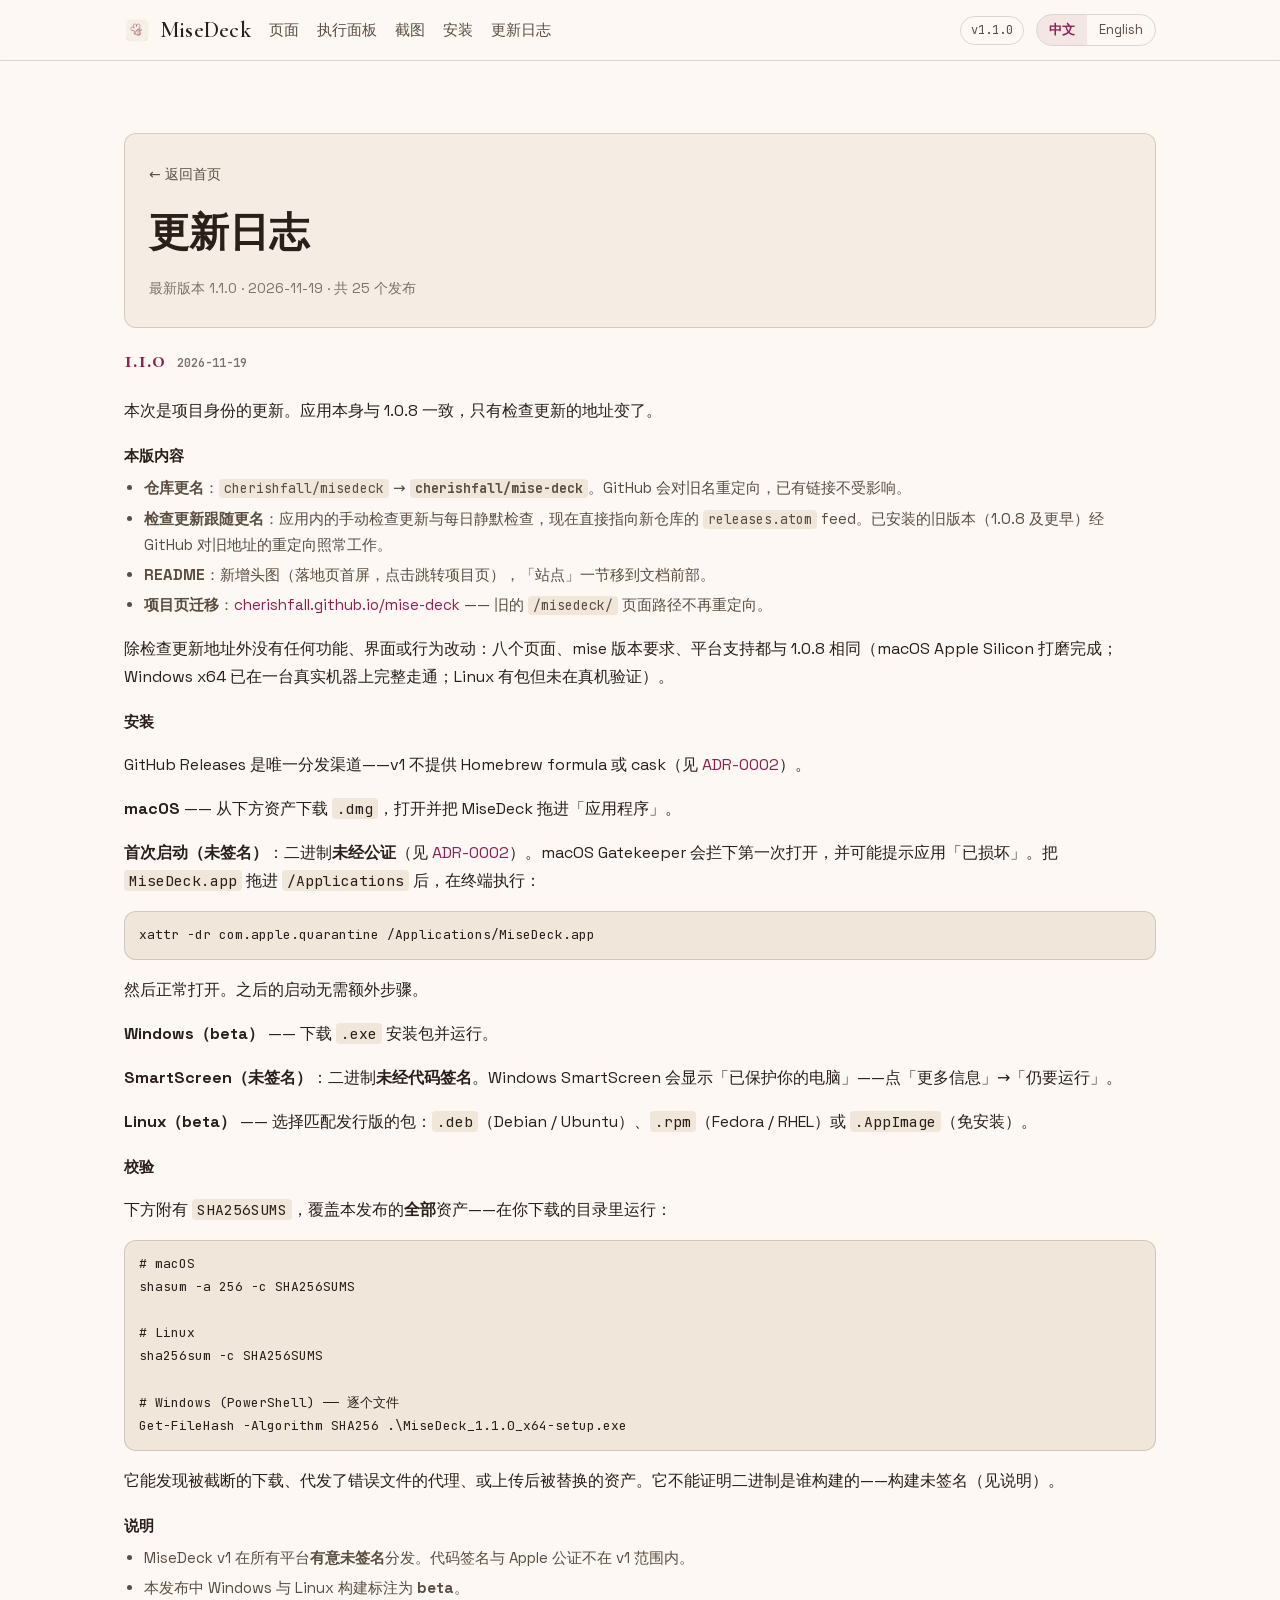
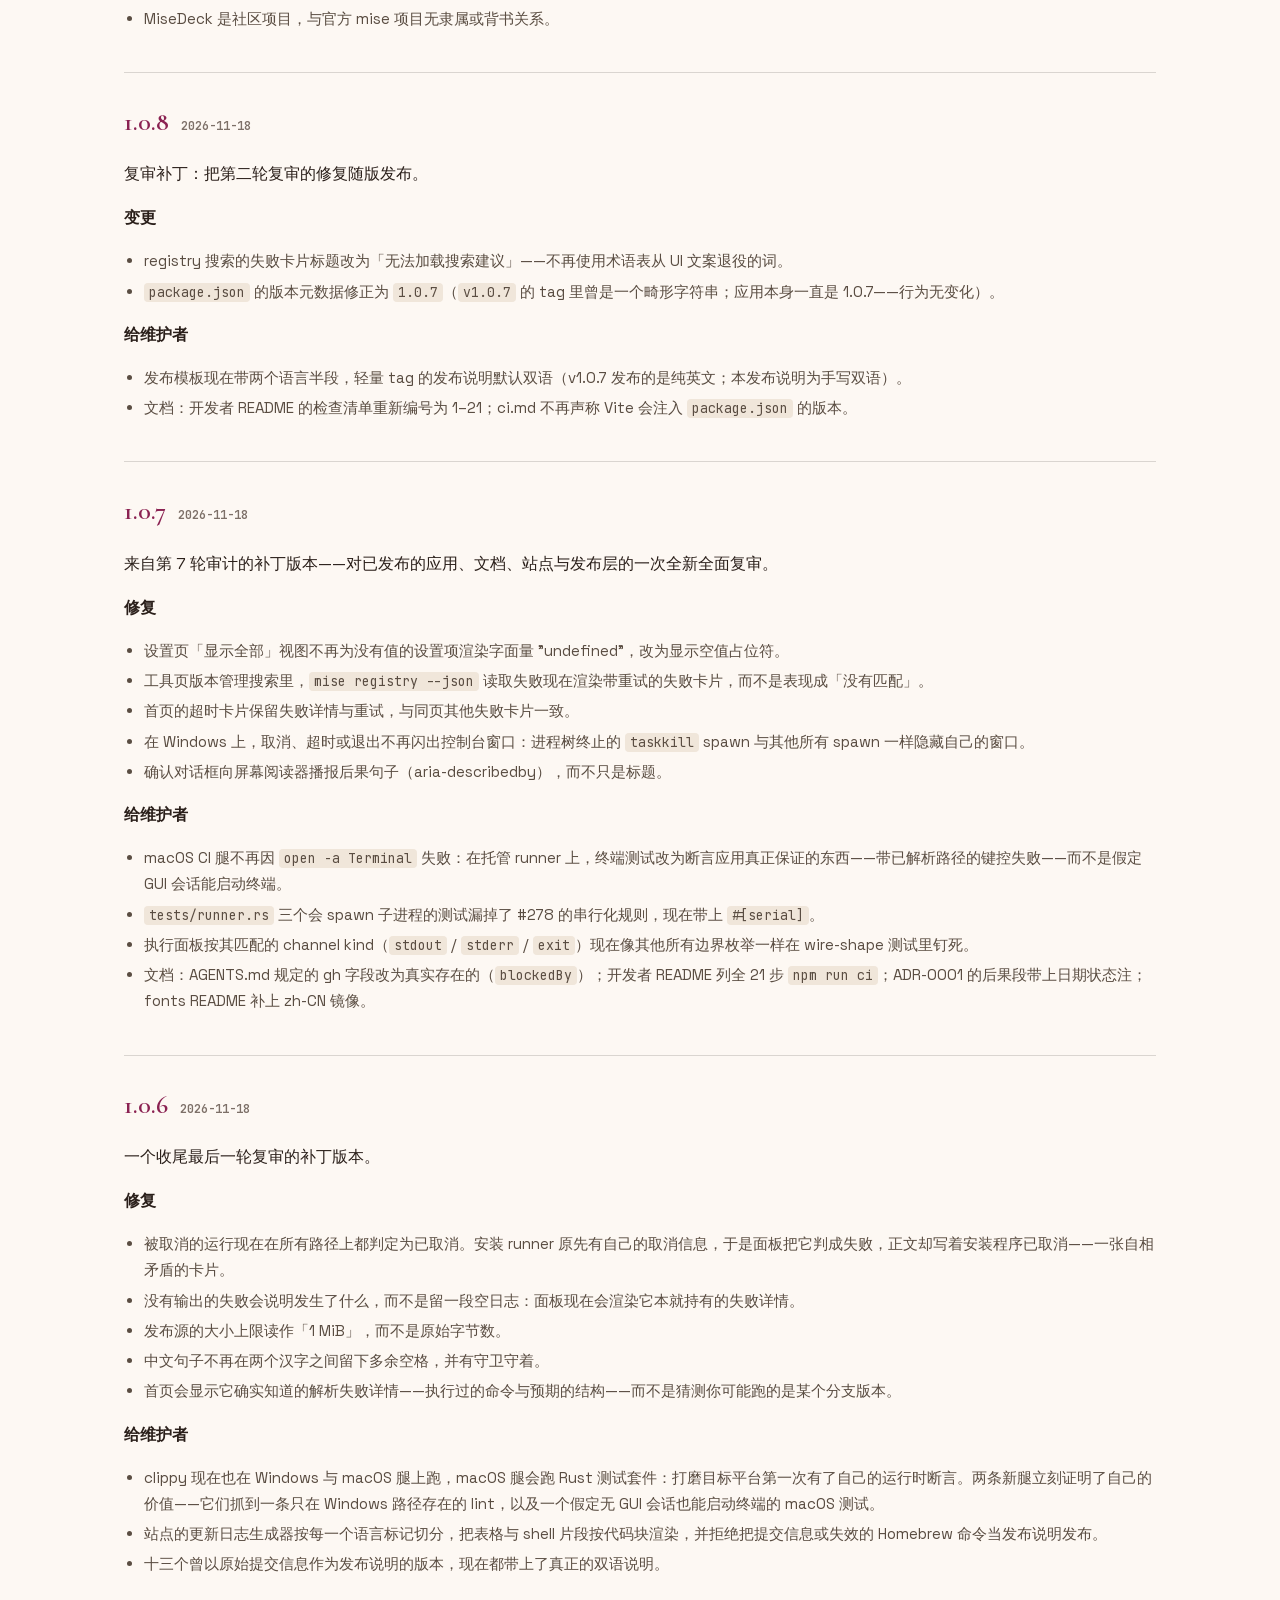
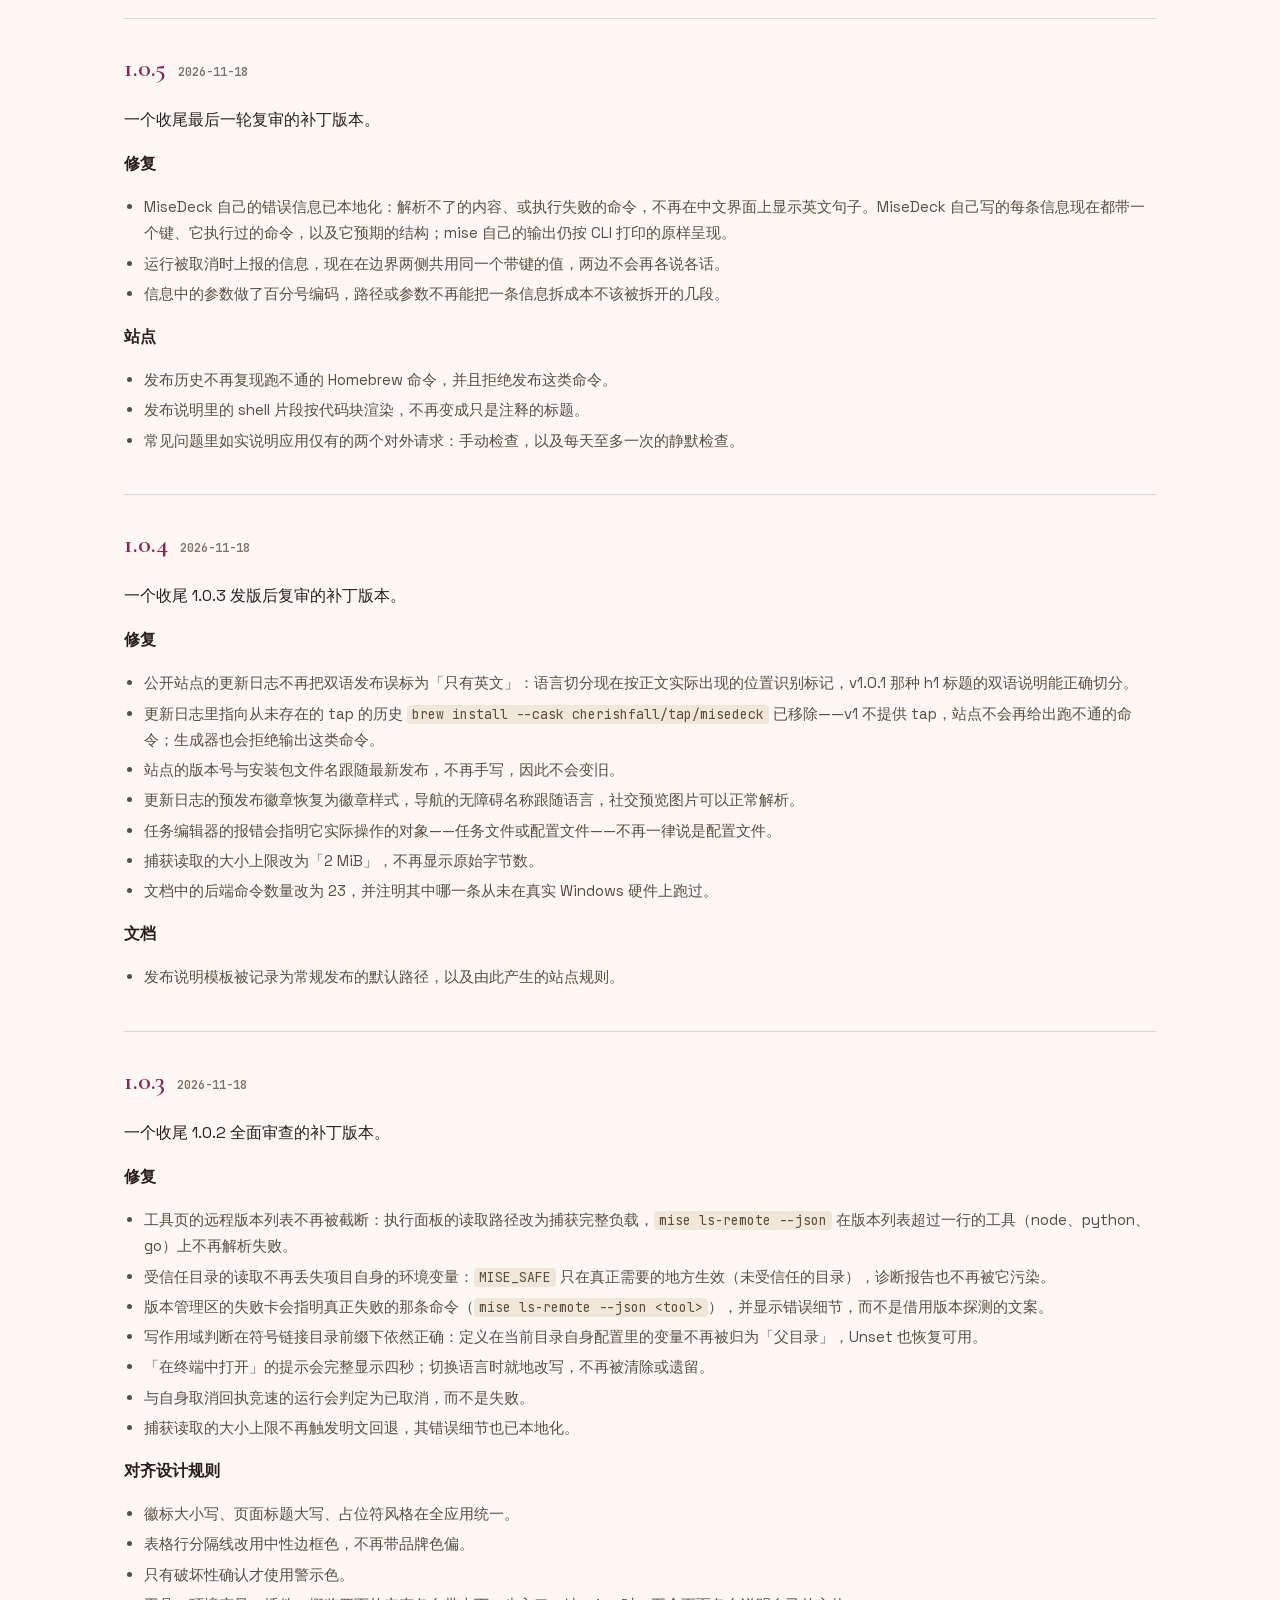
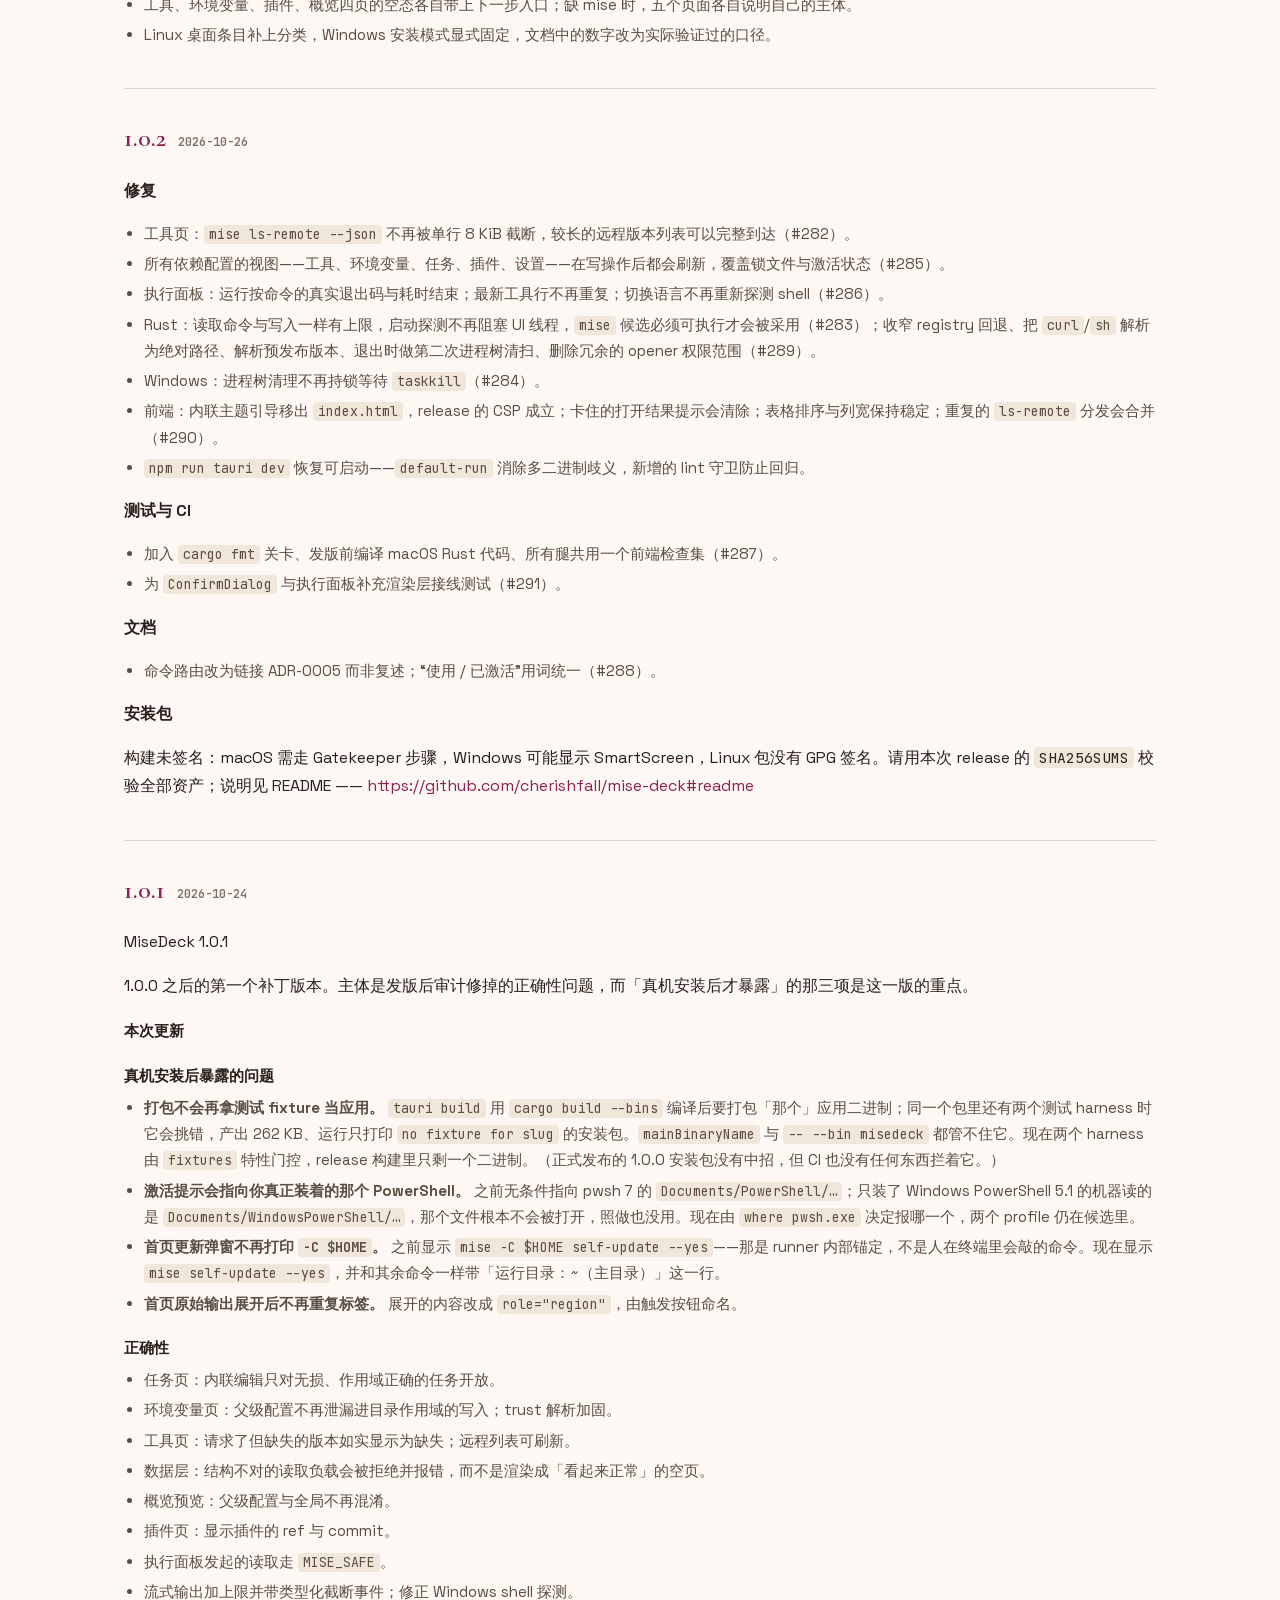
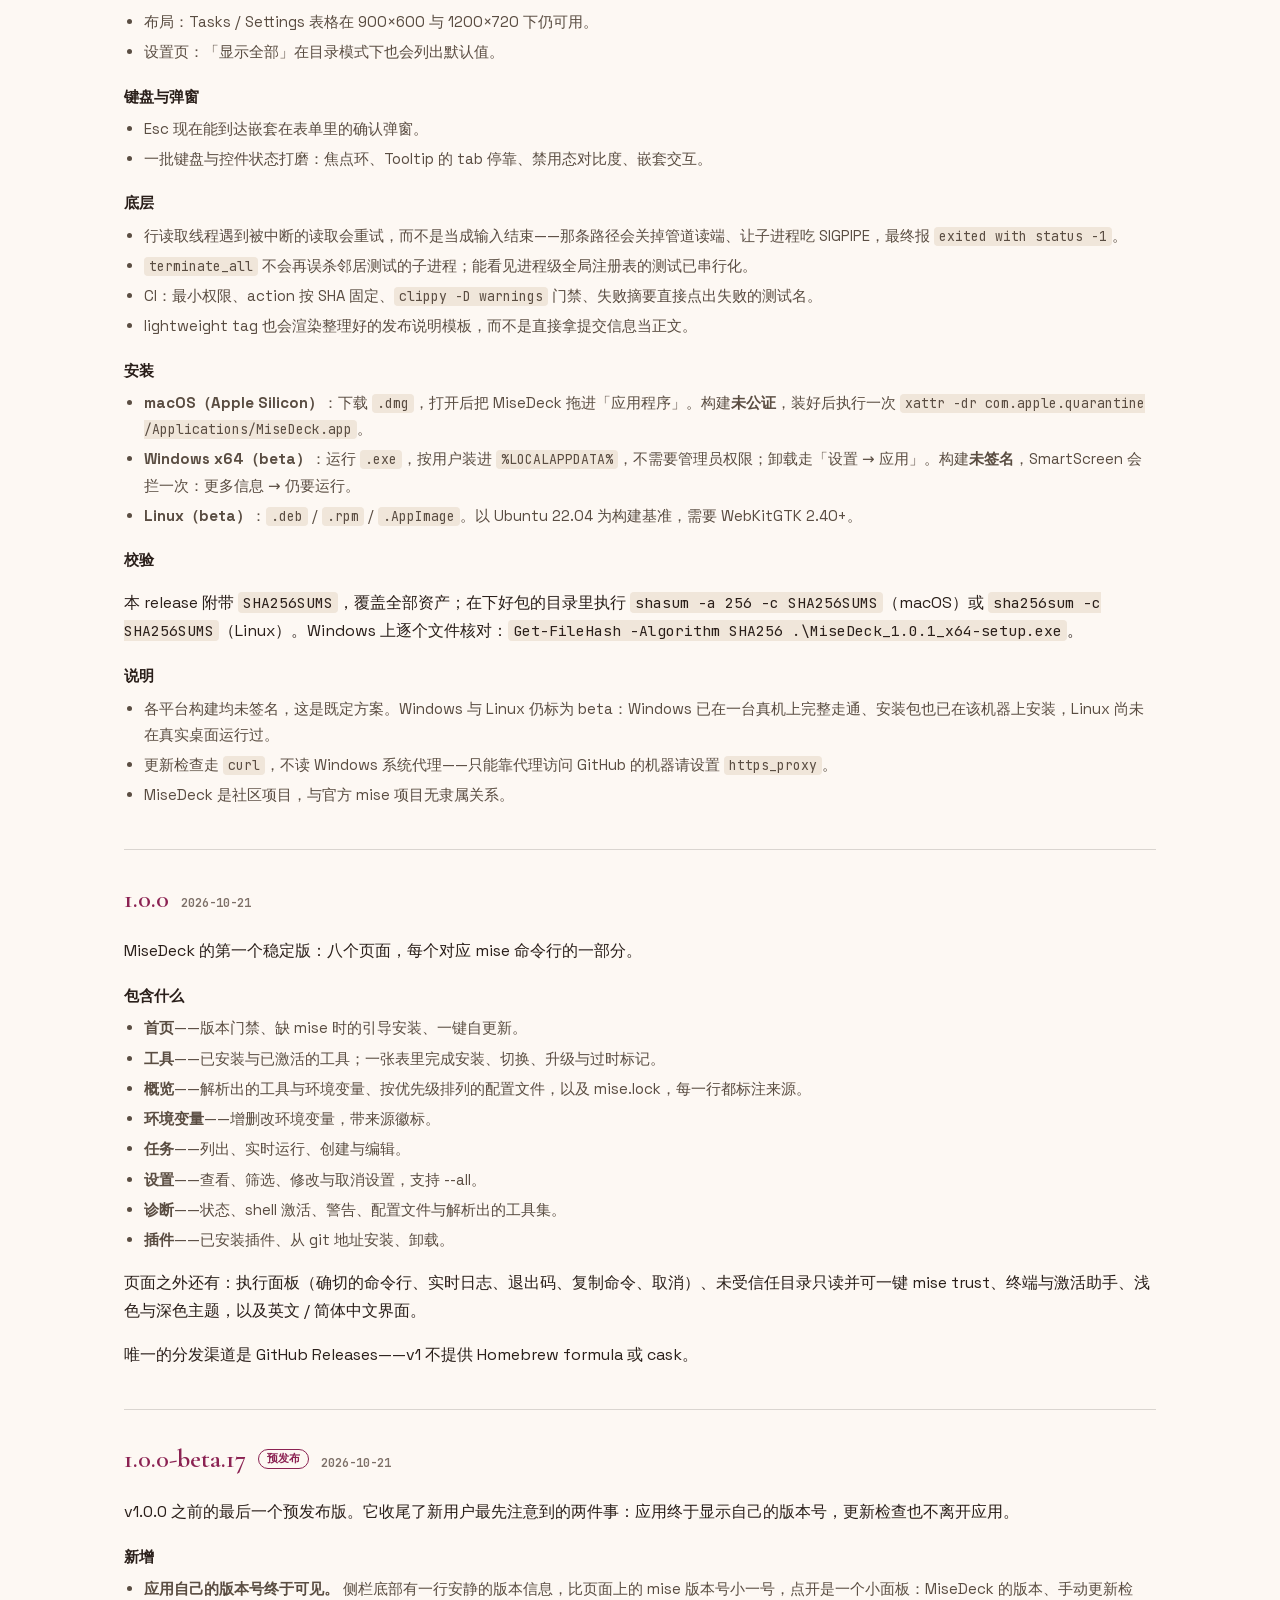
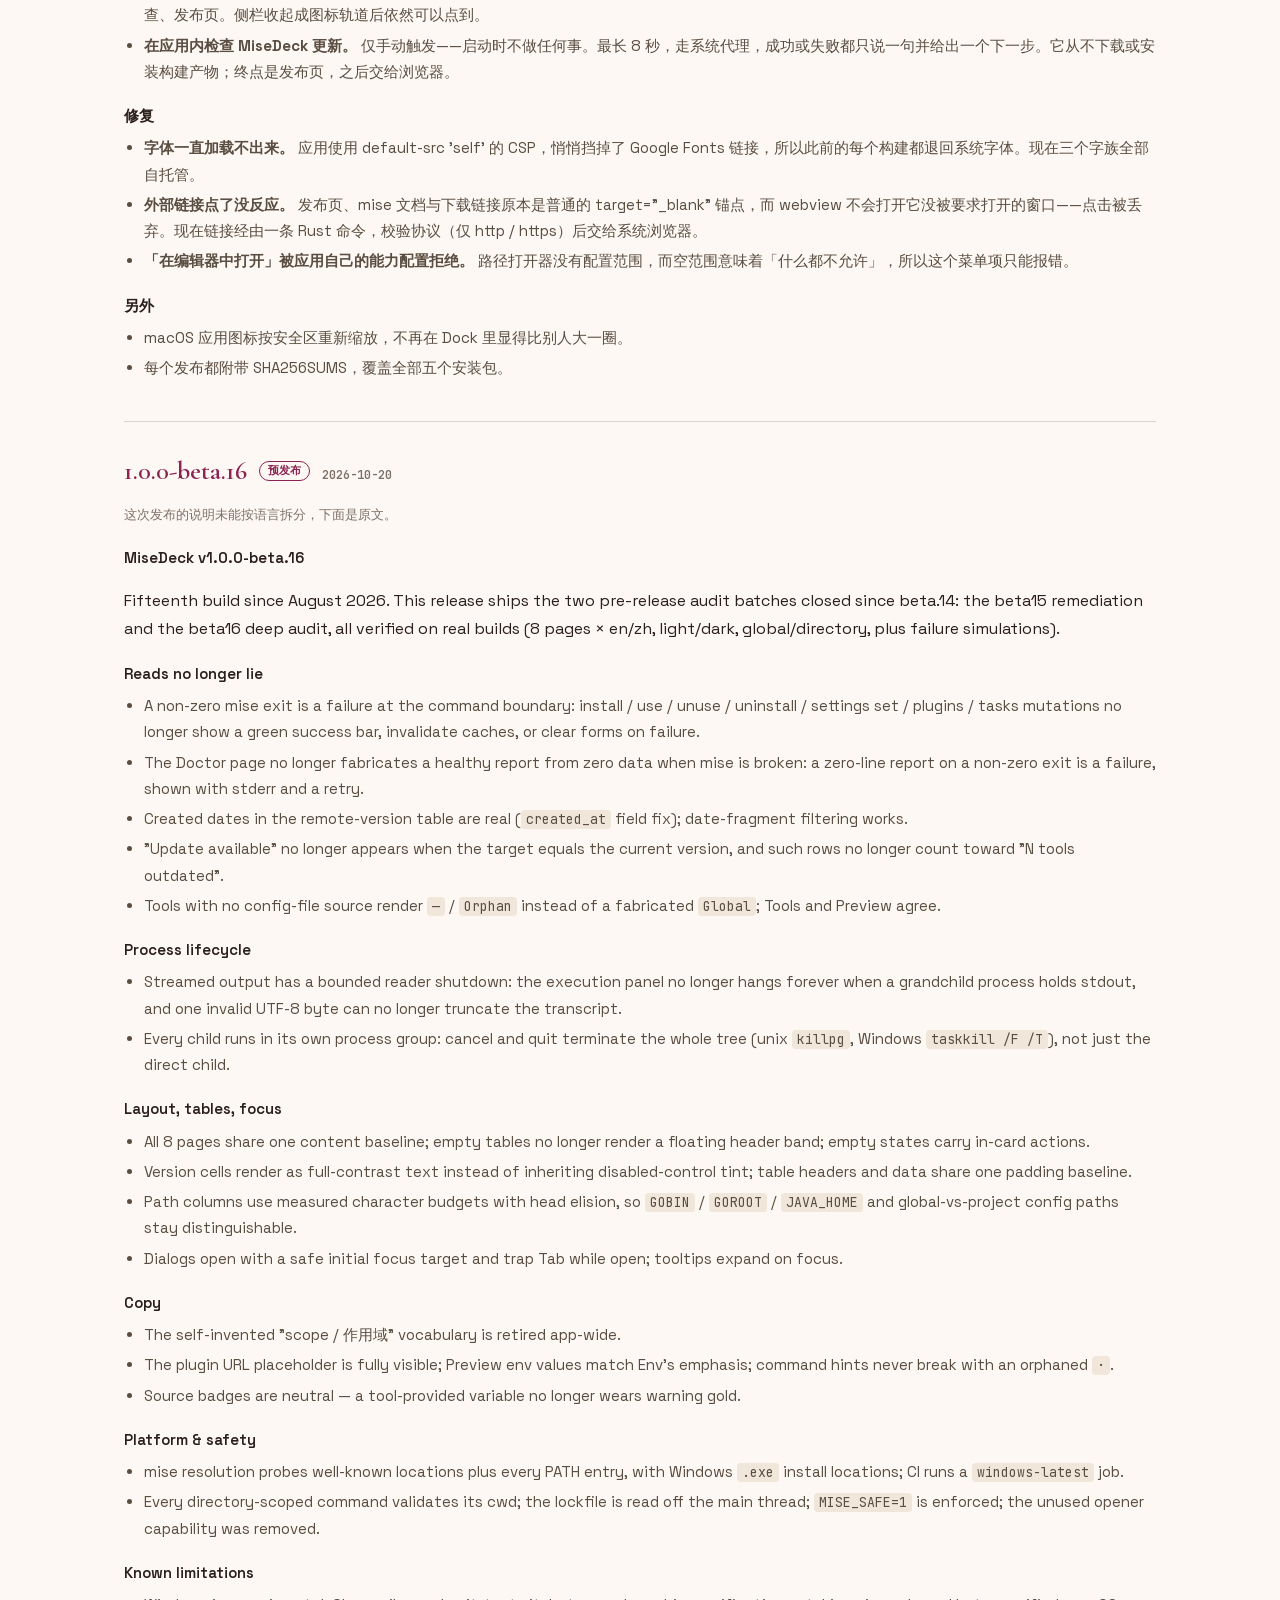
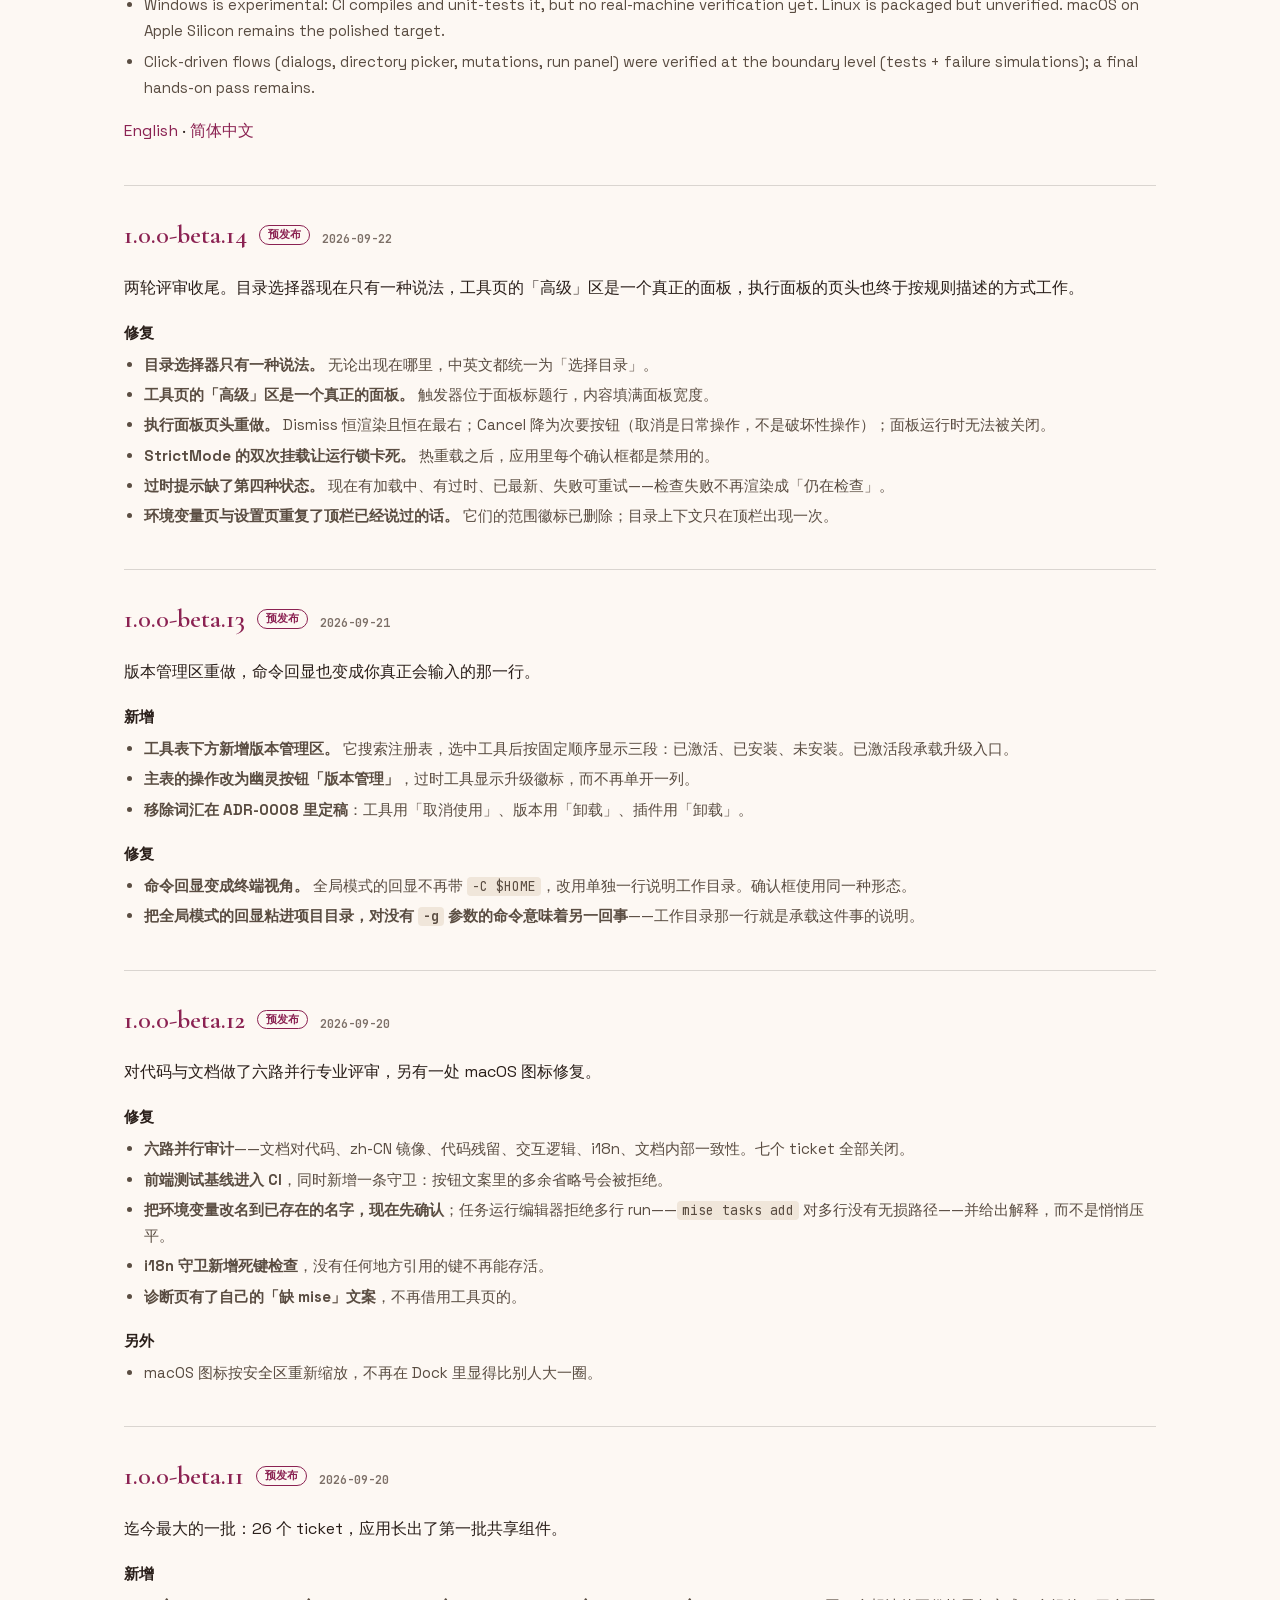
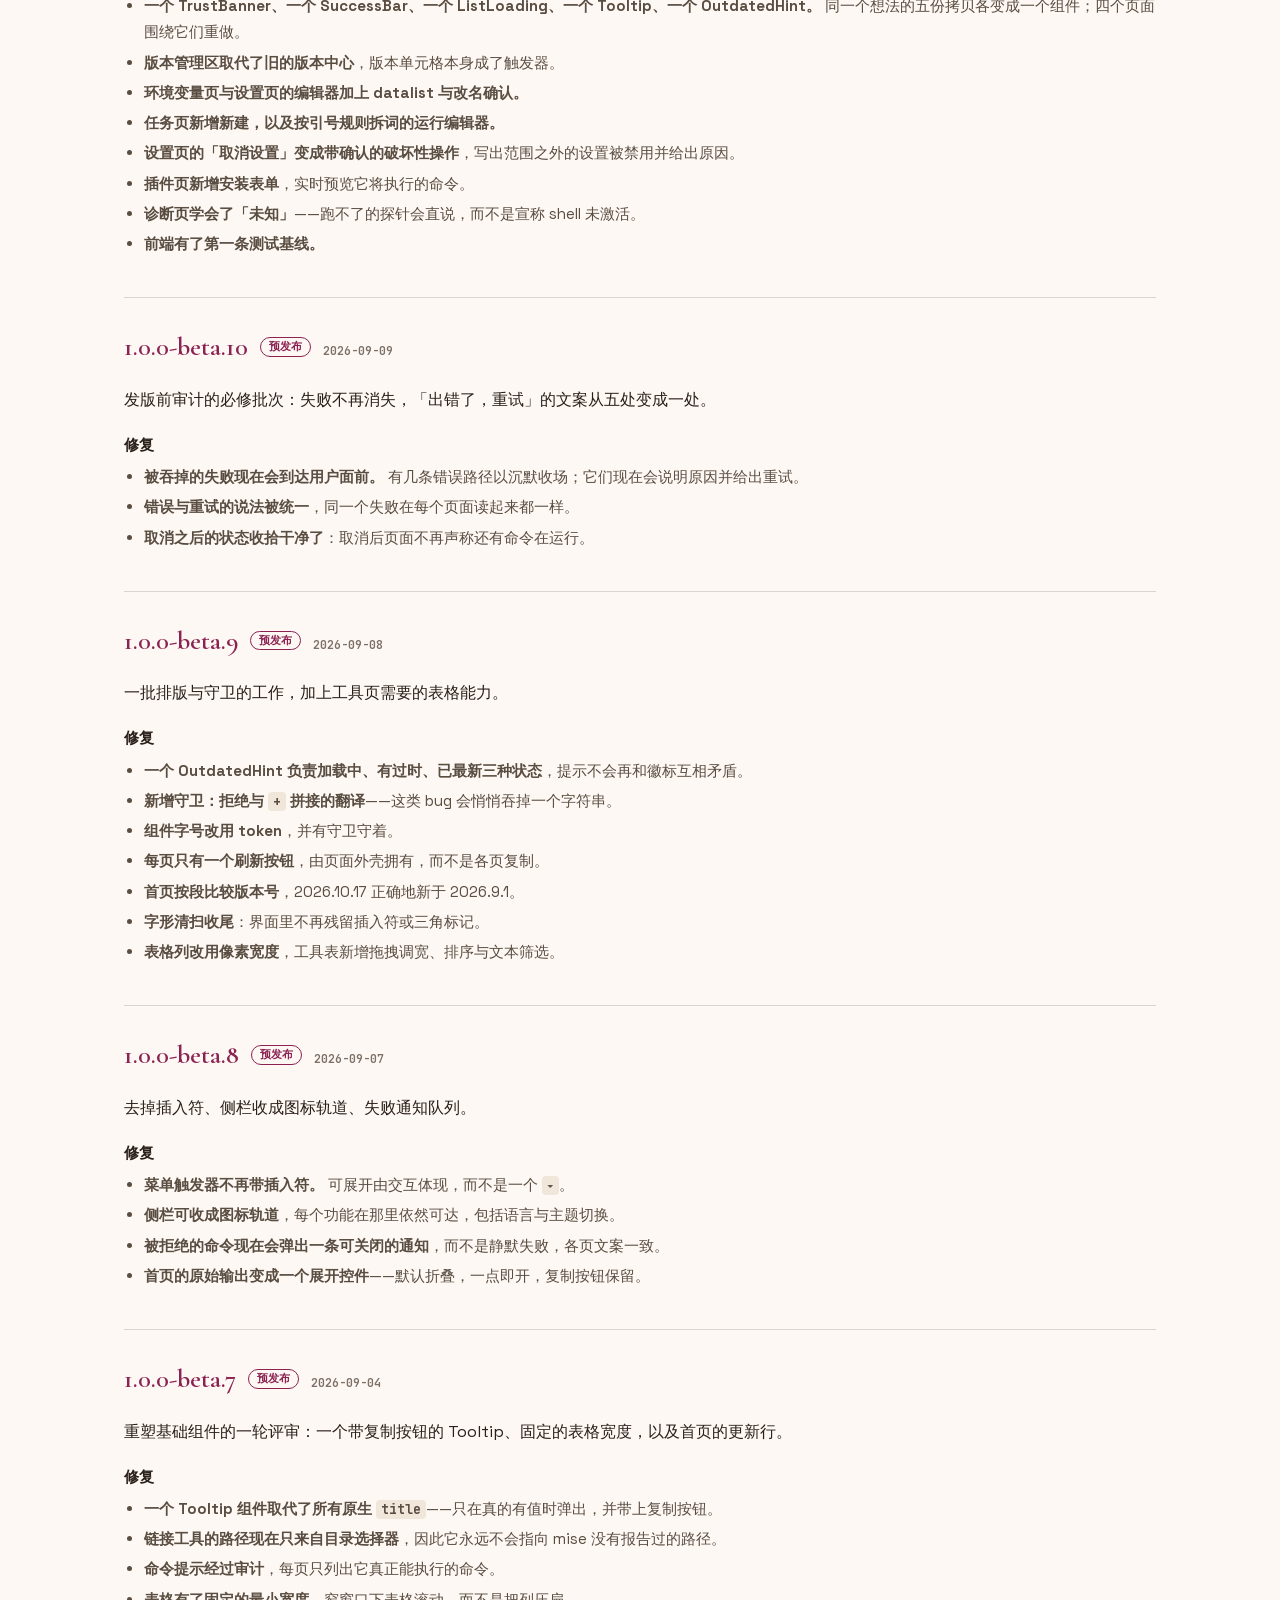
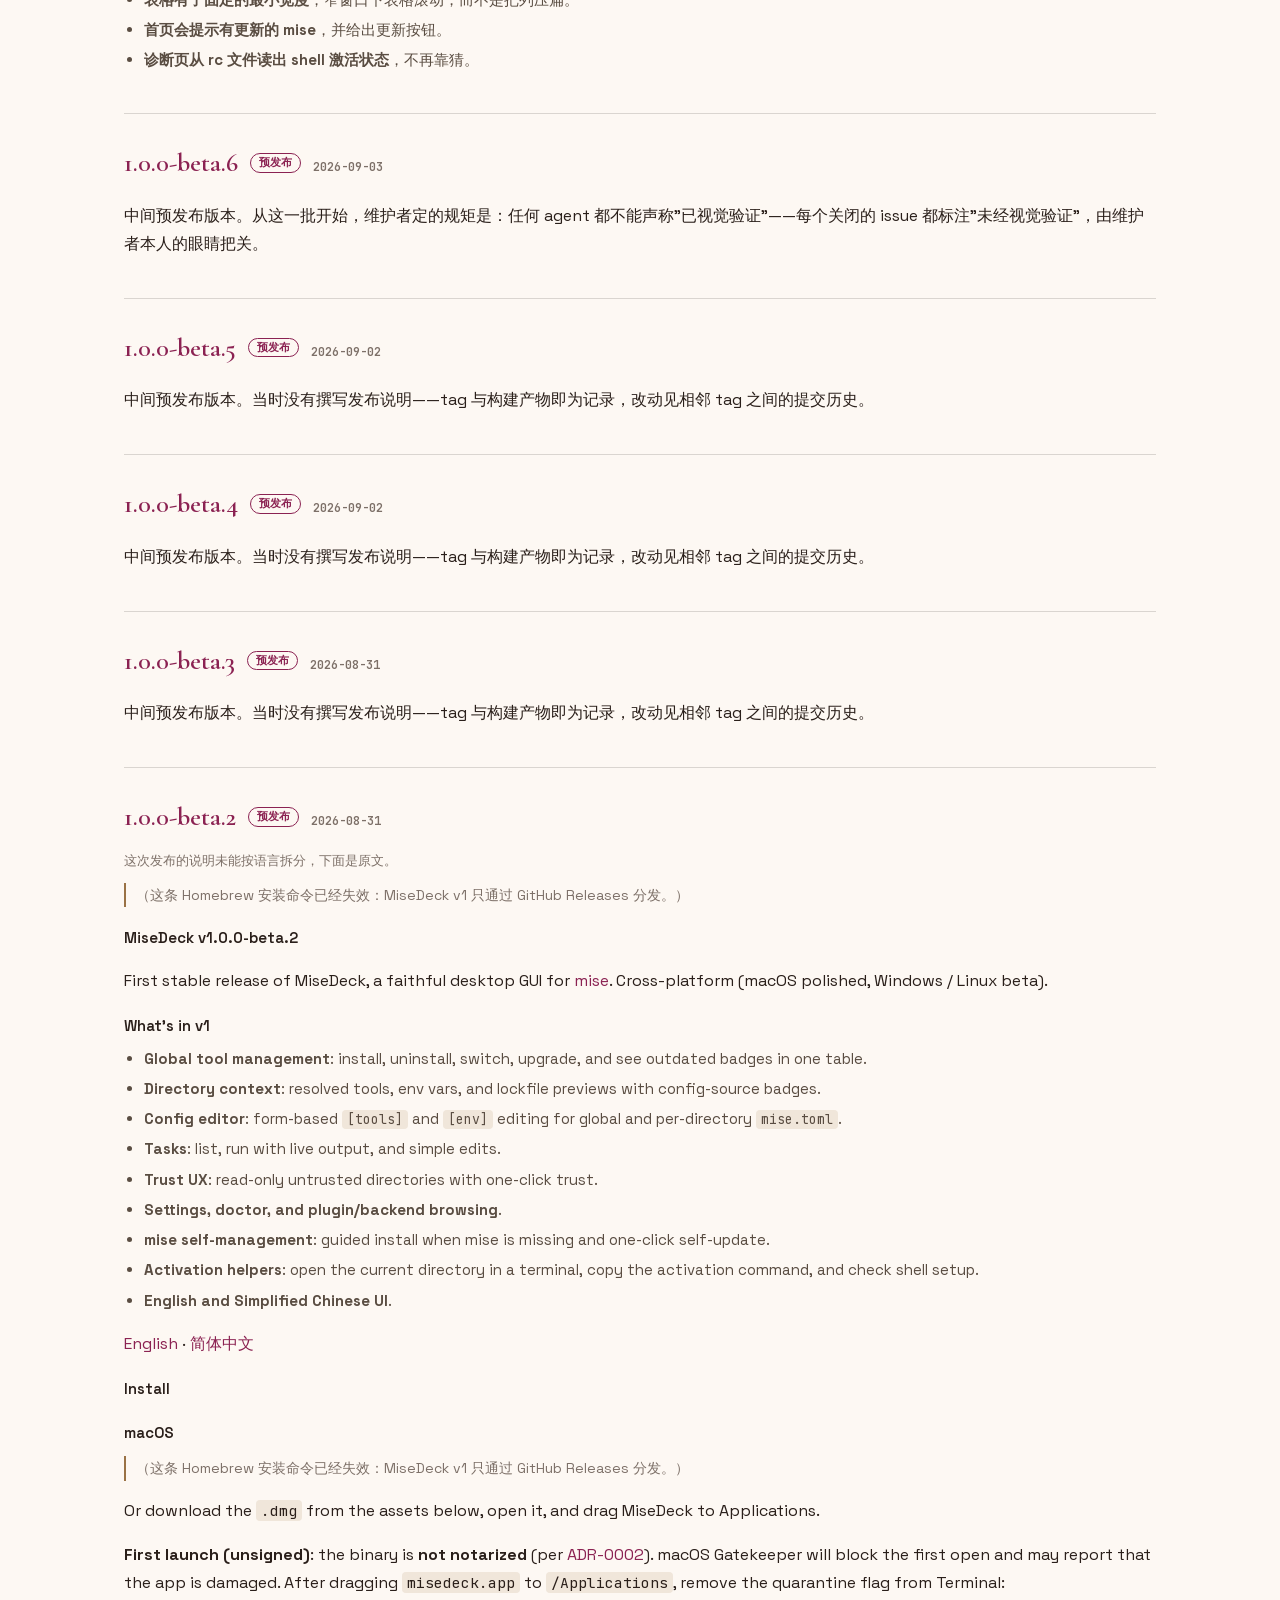
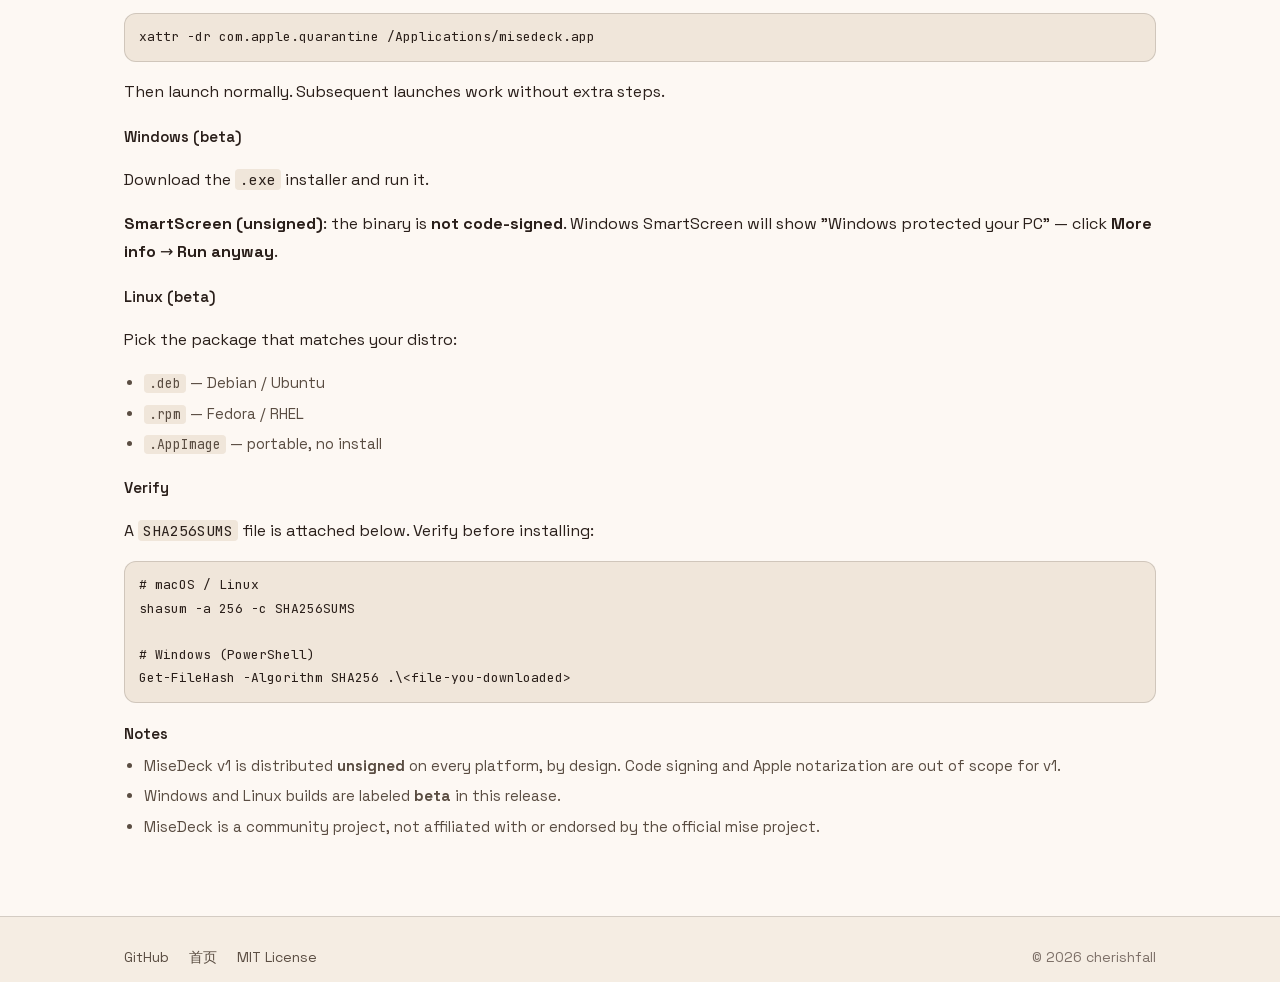
<file: mise-deck/changelog.html>
<!-- Generated by the misedeck repo's scripts/gen-changelog-page.mjs from the
     published GitHub Releases — do not edit by hand. Re-run the generator
     after a release; the site's language toggle, header, and footer are
     shared with index.html (site.css). -->
<!doctype html>
<html
  lang="zh-CN"
  data-title-zh="MiseDeck · 更新日志"
  data-title-en="MiseDeck · Changelog"
  data-desc-zh="MiseDeck 的发布历史：每个版本的改动，双语记录。"
  data-desc-en="MiseDeck's release history: what changed in each version, in both languages."
>
  <head>
    <meta charset="utf-8" />
    <meta name="viewport" content="width=device-width, initial-scale=1" />
    <title>MiseDeck · 更新日志</title>
    <meta name="description" content="MiseDeck 的发布历史：每个版本的改动，双语记录。" />
    <meta property="og:type" content="website" />
    <meta property="og:title" content="MiseDeck · 更新日志" />
    <meta property="og:description" content="MiseDeck 的发布历史：每个版本的改动，双语记录。" />
    <meta property="og:image" content="https://cherishfall.github.io/mise-deck/screens/en/tools.webp" />
    <meta property="og:image:width" content="1920" />
    <meta property="og:image:height" content="1289" />
    <link rel="canonical" href="https://cherishfall.github.io/mise-deck/changelog.html" />
    <link rel="stylesheet" href="site.css" />
    <link rel="icon" type="image/png" sizes="256x256" href="icon.png" />
    <link rel="apple-touch-icon" href="icon.png" />
    <script>
      (function () {
        "use strict";
        try {
          if (localStorage.getItem("misedeck-lang") === "en") {
            document.documentElement.classList.add("lang-en");
            document.documentElement.lang = "en";
          }
        } catch (e) {}
      })();
    </script>
  </head>
  <body>
    <a class="skip-link" href="#main"><span lang="zh-CN">跳到正文</span><span lang="en">Skip to content</span></a>

    <header class="site-head">
      <div class="container inner">
        <a class="brand" href="./">
          <img src="icon.png" alt="" width="26" height="26" />
          MiseDeck
        </a>
        <nav aria-label="主导航" data-aria-zh="主导航" data-aria-en="Main navigation">
          <ul class="site-nav">
            <li><a href="index.html#features"><span lang="zh-CN">页面</span><span lang="en">Pages</span></a></li>
            <li><a href="index.html#panel"><span lang="zh-CN">执行面板</span><span lang="en">Execution panel</span></a></li>
            <li><a href="index.html#screens"><span lang="zh-CN">截图</span><span lang="en">Screens</span></a></li>
            <li><a href="index.html#install"><span lang="zh-CN">安装</span><span lang="en">Install</span></a></li>
            <li><a href="changelog.html"><span lang="zh-CN">更新日志</span><span lang="en">Changelog</span></a></li>
          </ul>
        </nav>
        <div class="head-right">
          <a class="ver-chip" href="https://github.com/cherishfall/mise-deck/releases/tag/v1.1.0">v1.1.0</a>
          <div class="lang-group" id="lang-group" role="group" aria-label="界面语言">
            <button type="button" id="lang-zh" aria-pressed="true">中文</button>
            <button type="button" id="lang-en" aria-pressed="false">English</button>
          </div>
        </div>
      </div>
    </header>

    <main id="main" class="section">
      <div class="container">
        <div class="page-head">
          <a class="back-link" href="./"><span lang="zh-CN">← 返回首页</span><span lang="en">← Back to home</span></a>
          <h1><span lang="zh-CN">更新日志</span><span lang="en">Changelog</span></h1>
          <p class="page-meta">
            <span lang="zh-CN">最新版本 1.1.0 · 2026-11-19 · 共 25 个发布</span>
            <span lang="en">Latest version 1.1.0 · 2026-11-19 · 25 releases</span>
          </p>
        </div>

<section class="rel" id="v1-1-0">
  <h2 class="rel-h"><span class="rel-ver">1.1.0</span><time class="rel-date" datetime="2026-11-19">2026-11-19</time></h2>

<h3 lang="en">MiseDeck v1.1.0</h3>
<p lang="en"><a href="https://github.com/cherishfall/mise-deck/blob/master/README.md" rel="noopener">English</a> · <a href="https://github.com/cherishfall/mise-deck/blob/master/zh-CN/README.md" rel="noopener">简体中文</a></p>
<p lang="en">The project's identity release. The app itself is unchanged from 1.0.8 apart from where it checks for updates.</p>
<h3 lang="en">What's in this release</h3>
<ul lang="en">
  <li><strong>New repository name</strong>: <code>cherishfall/misedeck</code> → <strong><code>cherishfall/mise-deck</code></strong>. GitHub redirects the old name, so existing links keep working.</li>
  <li><strong>Update check follows the rename</strong>: the in-app manual check and the silent daily check now target the new repository's <code>releases.atom</code> feed directly. Installed clients (1.0.8 and older) keep working through GitHub's redirect of the old feed URL.</li>
  <li><strong>README</strong>: a header banner (the landing-page hero, clickable through to the project page), and the Website section moved to the front of the document.</li>
  <li><strong>Project page moved</strong>: <a href="https://cherishfall.github.io/mise-deck/" rel="noopener">cherishfall.github.io/mise-deck</a> — the old <code>/misedeck/</code> page path no longer redirects.</li>
</ul>
<p lang="en">No feature, UI, or behavior changes beyond the update-check URL: same eight pages, same mise requirements, same platform support as 1.0.8 (macOS on Apple Silicon polished; Windows x64 exercised end-to-end on one real machine; Linux packaged but not verified on real hardware).</p>
<h3 lang="en">Install</h3>
<p lang="en">GitHub Releases is the only distribution channel — v1 ships no Homebrew formula or cask (per <a href="https://github.com/cherishfall/mise-deck/blob/master/docs/adr/0002-distribution-github-releases-and-homebrew-tap.md" rel="noopener">ADR-0002</a>).</p>
<p lang="en"><strong>macOS</strong> — download the <code>.dmg</code> from the assets below, open it, and drag MiseDeck to Applications.</p>
<p lang="en"><strong>First launch (unsigned)</strong>: the binary is <strong>not notarized</strong> (per <a href="https://github.com/cherishfall/mise-deck/blob/master/docs/adr/0002-distribution-github-releases-and-homebrew-tap.md" rel="noopener">ADR-0002</a>). macOS Gatekeeper will block the first open and may report that the app is damaged. After dragging <code>MiseDeck.app</code> to <code>/Applications</code>, remove the quarantine flag from Terminal:</p>
<pre lang="en"><code>xattr -dr com.apple.quarantine /Applications/MiseDeck.app</code></pre>
<p lang="en">Then launch normally. Subsequent launches work without extra steps.</p>
<p lang="en"><strong>Windows (beta)</strong> — download the <code>.exe</code> installer and run it.</p>
<p lang="en"><strong>SmartScreen (unsigned)</strong>: the binary is <strong>not code-signed</strong>. Windows SmartScreen will show &quot;Windows protected your PC&quot; — click <strong>More info</strong> → <strong>Run anyway</strong>.</p>
<p lang="en"><strong>Linux (beta)</strong> — pick the package that matches your distro: <code>.deb</code> (Debian / Ubuntu), <code>.rpm</code> (Fedora / RHEL), or <code>.AppImage</code> (portable, no install).</p>
<h3 lang="en">Verify</h3>
<p lang="en"><code>SHA256SUMS</code> is attached below and lists <strong>every</strong> asset in this release — run it from the folder you downloaded into.</p>
<pre lang="en"><code># macOS
shasum -a 256 -c SHA256SUMS

# Linux
sha256sum -c SHA256SUMS

# Windows (PowerShell) — one file at a time
Get-FileHash -Algorithm SHA256 .\MiseDeck_1.1.0_x64-setup.exe</code></pre>
<p lang="en">This catches a truncated download, a proxy that served the wrong file, or an asset replaced after upload. It does not prove who built the binary — the builds are unsigned (see Notes).</p>
<h3 lang="en">Notes</h3>
<ul lang="en">
  <li>MiseDeck v1 is distributed <strong>unsigned</strong> on every platform, by design. Code signing and Apple notarization are out of scope for v1.</li>
  <li>Windows and Linux builds are labeled <strong>beta</strong> in this release.</li>
  <li>MiseDeck is a community project, not affiliated with or endorsed by the official mise project.</li>
</ul>
<p lang="zh-CN">本次是项目身份的更新。应用本身与 1.0.8 一致，只有检查更新的地址变了。</p>
<h3 lang="zh-CN">本版内容</h3>
<ul lang="zh-CN">
  <li><strong>仓库更名</strong>：<code>cherishfall/misedeck</code> → <strong><code>cherishfall/mise-deck</code></strong>。GitHub 会对旧名重定向，已有链接不受影响。</li>
  <li><strong>检查更新跟随更名</strong>：应用内的手动检查更新与每日静默检查，现在直接指向新仓库的 <code>releases.atom</code> feed。已安装的旧版本（1.0.8 及更早）经 GitHub 对旧地址的重定向照常工作。</li>
  <li><strong>README</strong>：新增头图（落地页首屏，点击跳转项目页），「站点」一节移到文档前部。</li>
  <li><strong>项目页迁移</strong>：<a href="https://cherishfall.github.io/mise-deck/" rel="noopener">cherishfall.github.io/mise-deck</a> —— 旧的 <code>/misedeck/</code> 页面路径不再重定向。</li>
</ul>
<p lang="zh-CN">除检查更新地址外没有任何功能、界面或行为改动：八个页面、mise 版本要求、平台支持都与 1.0.8 相同（macOS Apple Silicon 打磨完成；Windows x64 已在一台真实机器上完整走通；Linux 有包但未在真机验证）。</p>
<h3 lang="zh-CN">安装</h3>
<p lang="zh-CN">GitHub Releases 是唯一分发渠道——v1 不提供 Homebrew formula 或 cask（见 <a href="https://github.com/cherishfall/mise-deck/blob/master/docs/adr/0002-distribution-github-releases-and-homebrew-tap.md" rel="noopener">ADR-0002</a>）。</p>
<p lang="zh-CN"><strong>macOS</strong> —— 从下方资产下载 <code>.dmg</code>，打开并把 MiseDeck 拖进「应用程序」。</p>
<p lang="zh-CN"><strong>首次启动（未签名）</strong>：二进制<strong>未经公证</strong>（见 <a href="https://github.com/cherishfall/mise-deck/blob/master/docs/adr/0002-distribution-github-releases-and-homebrew-tap.md" rel="noopener">ADR-0002</a>）。macOS Gatekeeper 会拦下第一次打开，并可能提示应用「已损坏」。把 <code>MiseDeck.app</code> 拖进 <code>/Applications</code> 后，在终端执行：</p>
<pre lang="zh-CN"><code>xattr -dr com.apple.quarantine /Applications/MiseDeck.app</code></pre>
<p lang="zh-CN">然后正常打开。之后的启动无需额外步骤。</p>
<p lang="zh-CN"><strong>Windows（beta）</strong> —— 下载 <code>.exe</code> 安装包并运行。</p>
<p lang="zh-CN"><strong>SmartScreen（未签名）</strong>：二进制<strong>未经代码签名</strong>。Windows SmartScreen 会显示「已保护你的电脑」——点「更多信息」→「仍要运行」。</p>
<p lang="zh-CN"><strong>Linux（beta）</strong> —— 选择匹配发行版的包：<code>.deb</code>（Debian / Ubuntu）、<code>.rpm</code>（Fedora / RHEL）或 <code>.AppImage</code>（免安装）。</p>
<h3 lang="zh-CN">校验</h3>
<p lang="zh-CN">下方附有 <code>SHA256SUMS</code>，覆盖本发布的<strong>全部</strong>资产——在你下载的目录里运行：</p>
<pre lang="zh-CN"><code># macOS
shasum -a 256 -c SHA256SUMS

# Linux
sha256sum -c SHA256SUMS

# Windows (PowerShell) —— 逐个文件
Get-FileHash -Algorithm SHA256 .\MiseDeck_1.1.0_x64-setup.exe</code></pre>
<p lang="zh-CN">它能发现被截断的下载、代发了错误文件的代理、或上传后被替换的资产。它不能证明二进制是谁构建的——构建未签名（见说明）。</p>
<h3 lang="zh-CN">说明</h3>
<ul lang="zh-CN">
  <li>MiseDeck v1 在所有平台<strong>有意未签名</strong>分发。代码签名与 Apple 公证不在 v1 范围内。</li>
  <li>本发布中 Windows 与 Linux 构建标注为 <strong>beta</strong>。</li>
  <li>MiseDeck 是社区项目，与官方 mise 项目无隶属或背书关系。</li>
</ul>
</section>
<section class="rel" id="v1-0-8">
  <h2 class="rel-h"><span class="rel-ver">1.0.8</span><time class="rel-date" datetime="2026-11-18">2026-11-18</time></h2>

<p lang="en">A re-audit patch: the second review round's fixes, shipped so the next release inherits them.</p>
<p lang="en"><strong>Changed</strong></p>
<ul lang="en">
  <li>The registry search's failure card reads &quot;Could not load search suggestions&quot; — the title no longer uses a word the glossary retires from user-facing copy.</li>
  <li><code>package.json</code>'s version metadata is <code>1.0.7</code> (the <code>v1.0.7</code> tag carried a malformed string there; the app itself was always 1.0.7 — no behavior changed).</li>
</ul>
<p lang="en"><strong>For maintainers</strong></p>
<ul lang="en">
  <li>The release template now ships both language halves, so a lightweight tag's notes are bilingual by default (v1.0.7's shipped English-only; these notes are hand-written bilingual).</li>
  <li>Docs: the developer READMEs' check list renumbers 1–21; ci.md no longer claims Vite injects <code>package.json</code>'s version.</li>
</ul>
<p lang="zh-CN">复审补丁：把第二轮复审的修复随版发布。</p>
<p lang="zh-CN"><strong>变更</strong></p>
<ul lang="zh-CN">
  <li>registry 搜索的失败卡片标题改为「无法加载搜索建议」——不再使用术语表从 UI 文案退役的词。</li>
  <li><code>package.json</code> 的版本元数据修正为 <code>1.0.7</code>（<code>v1.0.7</code> 的 tag 里曾是一个畸形字符串；应用本身一直是 1.0.7——行为无变化）。</li>
</ul>
<p lang="zh-CN"><strong>给维护者</strong></p>
<ul lang="zh-CN">
  <li>发布模板现在带两个语言半段，轻量 tag 的发布说明默认双语（v1.0.7 发布的是纯英文；本发布说明为手写双语）。</li>
  <li>文档：开发者 README 的检查清单重新编号为 1–21；ci.md 不再声称 Vite 会注入 <code>package.json</code> 的版本。</li>
</ul>
</section>
<section class="rel" id="v1-0-7">
  <h2 class="rel-h"><span class="rel-ver">1.0.7</span><time class="rel-date" datetime="2026-11-18">2026-11-18</time></h2>

<p lang="en">A patch release from the round-7 audit — a fresh, comprehensive review of the shipped app, the docs, the site, and the release layer.</p>
<p lang="en"><strong>Fixed</strong></p>
<ul lang="en">
  <li>The Settings page's &quot;Show all&quot; view no longer renders the literal text &quot;undefined&quot; for settings without a value — it shows the empty-value placeholder instead.</li>
  <li>A failed <code>mise registry --json</code> read in the Tools page's version-management search renders a failure card with a retry, instead of reading as &quot;no matches&quot;.</li>
  <li>The Home page's timeout card keeps the failure detail and a retry, like its sibling failure cards.</li>
  <li>On Windows, cancelling, timing out, or quitting no longer flashes a console window: the process-tree killer's <code>taskkill</code> spawn hides its window like every other spawn.</li>
  <li>Confirm dialogs announce their consequence sentence to screen readers (aria-describedby), not just their title.</li>
</ul>
<p lang="en"><strong>For maintainers</strong></p>
<ul lang="en">
  <li>The macOS CI leg no longer fails on <code>open -a Terminal</code>: on hosted runners the terminal test now pins what the app actually guarantees — a keyed failure carrying the resolved path — instead of assuming a GUI session can launch Terminal.</li>
  <li>Three child-spawning tests in <code>tests/runner.rs</code> had missed the #278 serialize-everything rule; they carry <code>#[serial]</code> now.</li>
  <li>The channel kinds the execution panel pattern-matches on (<code>stdout</code> / <code>stderr</code> / <code>exit</code>) are pinned in the wire-shape test like every other boundary enum.</li>
  <li>Docs: AGENTS.md now prescribes a gh field that exists (<code>blockedBy</code>); the developer READMEs list all 21 <code>npm run ci</code> steps; ADR-0001's consequence carries a dated status note; the fonts README gained its zh-CN mirror.</li>
</ul>
<p lang="zh-CN">来自第 7 轮审计的补丁版本——对已发布的应用、文档、站点与发布层的一次全新全面复审。</p>
<p lang="zh-CN"><strong>修复</strong></p>
<ul lang="zh-CN">
  <li>设置页「显示全部」视图不再为没有值的设置项渲染字面量 &quot;undefined&quot;，改为显示空值占位符。</li>
  <li>工具页版本管理搜索里，<code>mise registry --json</code> 读取失败现在渲染带重试的失败卡片，而不是表现成「没有匹配」。</li>
  <li>首页的超时卡片保留失败详情与重试，与同页其他失败卡片一致。</li>
  <li>在 Windows 上，取消、超时或退出不再闪出控制台窗口：进程树终止的 <code>taskkill</code> spawn 与其他所有 spawn 一样隐藏自己的窗口。</li>
  <li>确认对话框向屏幕阅读器播报后果句子（aria-describedby），而不只是标题。</li>
</ul>
<p lang="zh-CN"><strong>给维护者</strong></p>
<ul lang="zh-CN">
  <li>macOS CI 腿不再因 <code>open -a Terminal</code> 失败：在托管 runner 上，终端测试改为断言应用真正保证的东西——带已解析路径的键控失败——而不是假定 GUI 会话能启动终端。</li>
  <li><code>tests/runner.rs</code> 三个会 spawn 子进程的测试漏掉了 #278 的串行化规则，现在带上 <code>#[serial]</code>。</li>
  <li>执行面板按其匹配的 channel kind（<code>stdout</code> / <code>stderr</code> / <code>exit</code>）现在像其他所有边界枚举一样在 wire-shape 测试里钉死。</li>
  <li>文档：AGENTS.md 规定的 gh 字段改为真实存在的（<code>blockedBy</code>）；开发者 README 列全 21 步 <code>npm run ci</code>；ADR-0001 的后果段带上日期状态注；fonts README 补上 zh-CN 镜像。</li>
</ul>
</section>
<section class="rel" id="v1-0-6">
  <h2 class="rel-h"><span class="rel-ver">1.0.6</span><time class="rel-date" datetime="2026-11-18">2026-11-18</time></h2>

<p lang="en">A patch release that closes the last review round.</p>
<p lang="en"><strong>Fixed</strong></p>
<ul lang="en">
  <li>A cancelled run is now reported as cancelled on every path. The install runner had its own cancellation message, so the panel settled it as a failure whose body said the installer was cancelled — a card that contradicted itself.</li>
  <li>A failure with no output says what went wrong instead of showing an empty log: the panel now renders the failure detail it was already carrying.</li>
  <li>The release feed's size limit reads &quot;1 MiB&quot; rather than a raw byte count.</li>
  <li>The Chinese sentences no longer carry a stray space between two Han characters, and a lint keeps them that way.</li>
  <li>The Home page shows the parse-failure detail it knows — the command and the shape it expected — instead of speculating that you might be running a forked build.</li>
</ul>
<p lang="en"><strong>For maintainers</strong></p>
<ul lang="en">
  <li>Clippy runs on the Windows and macOS legs too, and macOS runs the Rust test suite: the polished platform now has runtime assertions of its own. Both new legs earned their place immediately — they caught a lint that only exists on the Windows path and a macOS test that assumed a terminal can launch without a GUI session.</li>
  <li>The site's changelog generator splits on every language marker, renders tables and shell snippets as code, and refuses to publish a commit message or a dead Homebrew command as release notes.</li>
  <li>The thirteen releases whose published notes were raw commit messages now carry proper bilingual notes.</li>
</ul>
<p lang="zh-CN">一个收尾最后一轮复审的补丁版本。</p>
<p lang="zh-CN"><strong>修复</strong></p>
<ul lang="zh-CN">
  <li>被取消的运行现在在所有路径上都判定为已取消。安装 runner 原先有自己的取消信息，于是面板把它判成失败，正文却写着安装程序已取消——一张自相矛盾的卡片。</li>
  <li>没有输出的失败会说明发生了什么，而不是留一段空日志：面板现在会渲染它本就持有的失败详情。</li>
  <li>发布源的大小上限读作「1 MiB」，而不是原始字节数。</li>
  <li>中文句子不再在两个汉字之间留下多余空格，并有守卫守着。</li>
  <li>首页会显示它确实知道的解析失败详情——执行过的命令与预期的结构——而不是猜测你可能跑的是某个分支版本。</li>
</ul>
<p lang="zh-CN"><strong>给维护者</strong></p>
<ul lang="zh-CN">
  <li>clippy 现在也在 Windows 与 macOS 腿上跑，macOS 腿会跑 Rust 测试套件：打磨目标平台第一次有了自己的运行时断言。两条新腿立刻证明了自己的价值——它们抓到一条只在 Windows 路径存在的 lint，以及一个假定无 GUI 会话也能启动终端的 macOS 测试。</li>
  <li>站点的更新日志生成器按每一个语言标记切分，把表格与 shell 片段按代码块渲染，并拒绝把提交信息或失效的 Homebrew 命令当发布说明发布。</li>
  <li>十三个曾以原始提交信息作为发布说明的版本，现在都带上了真正的双语说明。</li>
</ul>
</section>
<section class="rel" id="v1-0-5">
  <h2 class="rel-h"><span class="rel-ver">1.0.5</span><time class="rel-date" datetime="2026-11-18">2026-11-18</time></h2>

<p lang="en">A patch release that closes the last review round.</p>
<p lang="en"><strong>Fixed</strong></p>
<ul lang="en">
  <li>MiseDeck's own error messages are localized: a payload MiseDeck could not parse, or a command that failed, no longer shows an English sentence in the Chinese UI. Every message MiseDeck authors now carries a key, the command it ran, and the shape it expected. mise's own output still appears exactly as the CLI printed it.</li>
  <li>The message the runner reports when a run is cancelled is now the same shared, key-shaped value on both sides of the boundary, so the two can no longer drift apart.</li>
  <li>Parameters in a message are percent-encoded, so a path or an argument can no longer split a message into parts that were never meant to be read separately.</li>
</ul>
<p lang="en"><strong>Site</strong></p>
<ul lang="en">
  <li>The release history no longer republishes a Homebrew command that cannot work, and it refuses to publish one.</li>
  <li>Shell snippets in the release notes render as code blocks, not as headings that were only comments.</li>
  <li>The FAQ names both of the app's outbound requests: the manual check, and the silent one that runs at most once a day.</li>
</ul>
<p lang="zh-CN">一个收尾最后一轮复审的补丁版本。</p>
<p lang="zh-CN"><strong>修复</strong></p>
<ul lang="zh-CN">
  <li>MiseDeck 自己的错误信息已本地化：解析不了的内容、或执行失败的命令，不再在中文界面上显示英文句子。MiseDeck 自己写的每条信息现在都带一个键、它执行过的命令，以及它预期的结构；mise 自己的输出仍按 CLI 打印的原样呈现。</li>
  <li>运行被取消时上报的信息，现在在边界两侧共用同一个带键的值，两边不会再各说各话。</li>
  <li>信息中的参数做了百分号编码，路径或参数不再能把一条信息拆成本不该被拆开的几段。</li>
</ul>
<p lang="zh-CN"><strong>站点</strong></p>
<ul lang="zh-CN">
  <li>发布历史不再复现跑不通的 Homebrew 命令，并且拒绝发布这类命令。</li>
  <li>发布说明里的 shell 片段按代码块渲染，不再变成只是注释的标题。</li>
  <li>常见问题里如实说明应用仅有的两个对外请求：手动检查，以及每天至多一次的静默检查。</li>
</ul>
</section>
<section class="rel" id="v1-0-4">
  <h2 class="rel-h"><span class="rel-ver">1.0.4</span><time class="rel-date" datetime="2026-11-18">2026-11-18</time></h2>

<p lang="en">A patch release that closes the post-release review of 1.0.3.</p>
<p lang="en"><strong>Fixed</strong></p>
<ul lang="en">
  <li>The public site's changelog no longer labels a bilingual release as English-only: the language split now finds its marker wherever the body puts it, so v1.0.1's h1-style bilingual notes split correctly.</li>
  <li>The historical <code>brew install --cask cherishfall/tap/misedeck</code> line is gone from the changelog — v1 ships no tap, so the page no longer offers a command that cannot work. The generator now refuses to emit one.</li>
  <li>The site's version chip and install file names follow the latest release instead of being typed by hand, so they cannot go stale.</li>
  <li>The pre-release badge on the changelog renders as a badge, the navigation's accessible name follows the language, and the social preview image resolves.</li>
  <li>The task editor's error card names the object it acted on — the task's file or the config file — instead of always claiming a config file.</li>
  <li>The captured-read size cap reads &quot;2 MiB&quot; instead of a raw byte count.</li>
  <li>The documented count of backend commands is 23, and it names the one command that has never run on real Windows hardware.</li>
</ul>
<p lang="en"><strong>Docs</strong></p>
<ul lang="en">
  <li>The release-notes template is documented as the default path for routine releases, with the site rules that follow from it.</li>
</ul>
<p lang="zh-CN">一个收尾 1.0.3 发版后复审的补丁版本。</p>
<p lang="zh-CN"><strong>修复</strong></p>
<ul lang="zh-CN">
  <li>公开站点的更新日志不再把双语发布误标为「只有英文」：语言切分现在按正文实际出现的位置识别标记，v1.0.1 那种 h1 标题的双语说明能正确切分。</li>
  <li>更新日志里指向从未存在的 tap 的历史 <code>brew install --cask cherishfall/tap/misedeck</code> 已移除——v1 不提供 tap，站点不会再给出跑不通的命令；生成器也会拒绝输出这类命令。</li>
  <li>站点的版本号与安装包文件名跟随最新发布，不再手写，因此不会变旧。</li>
  <li>更新日志的预发布徽章恢复为徽章样式，导航的无障碍名称跟随语言，社交预览图片可以正常解析。</li>
  <li>任务编辑器的报错会指明它实际操作的对象——任务文件或配置文件——不再一律说是配置文件。</li>
  <li>捕获读取的大小上限改为「2 MiB」，不再显示原始字节数。</li>
  <li>文档中的后端命令数量改为 23，并注明其中哪一条从未在真实 Windows 硬件上跑过。</li>
</ul>
<p lang="zh-CN"><strong>文档</strong></p>
<ul lang="zh-CN">
  <li>发布说明模板被记录为常规发布的默认路径，以及由此产生的站点规则。</li>
</ul>
</section>
<section class="rel" id="v1-0-3">
  <h2 class="rel-h"><span class="rel-ver">1.0.3</span><time class="rel-date" datetime="2026-11-18">2026-11-18</time></h2>

<p lang="en">A patch release that closes the 1.0.2 final review.</p>
<p lang="en"><strong>Fixed</strong></p>
<ul lang="en">
  <li>The Tools remote-version list is no longer truncated: the execution-panel read path now captures the whole payload, so <code>mise ls-remote --json</code> resolves for tools whose version list exceeds a single line (node, python, go).</li>
  <li>Reads of a trusted directory no longer lose the project's environment variables: <code>MISE_SAFE</code> is now applied only where it is needed — an untrusted directory — and the doctor report is no longer polluted by it.</li>
  <li>The version-management failure card names the command that actually failed (<code>mise ls-remote --json &lt;tool&gt;</code>) and shows the error detail instead of borrowing the version-probe copy.</li>
  <li>The write-scope check survives symlinked directory prefixes, so a variable defined in the active directory's own config is no longer classed as a parent's — and Unset is enabled again where it belongs.</li>
  <li>The &quot;opened in terminal&quot; hint stays on screen for its full four seconds, and a locale switch rewrites it in place instead of clearing or stranding it.</li>
  <li>A cancel that races its own acknowledgment settles the run as cancelled instead of failed.</li>
  <li>The captured-read size cap no longer retries through the plain-text fallback, and its detail is localized.</li>
</ul>
<p lang="en"><strong>Aligned with the design rules</strong></p>
<ul lang="en">
  <li>Badge casing, page-title case, and placeholder style are consistent across the UI.</li>
  <li>Table row dividers use the neutral border token instead of an accent tint.</li>
  <li>Only destructive confirmations carry the destructive accent.</li>
  <li>The empty states of Tools, Env, Plugins, and Overview carry their own next step; the five pages that need mise now name their own subject.</li>
  <li>The Linux desktop entry is categorized, the Windows installer mode is pinned, and the documentation counts what was actually verified.</li>
</ul>
<p lang="zh-CN">一个收尾 1.0.2 全面审查的补丁版本。</p>
<p lang="zh-CN"><strong>修复</strong></p>
<ul lang="zh-CN">
  <li>工具页的远程版本列表不再被截断：执行面板的读取路径改为捕获完整负载，<code>mise ls-remote --json</code> 在版本列表超过一行的工具（node、python、go）上不再解析失败。</li>
  <li>受信任目录的读取不再丢失项目自身的环境变量：<code>MISE_SAFE</code> 只在真正需要的地方生效（未受信任的目录），诊断报告也不再被它污染。</li>
  <li>版本管理区的失败卡会指明真正失败的那条命令（<code>mise ls-remote --json &lt;tool&gt;</code>），并显示错误细节，而不是借用版本探测的文案。</li>
  <li>写作用域判断在符号链接目录前缀下依然正确：定义在当前目录自身配置里的变量不再被归为「父目录」，Unset 也恢复可用。</li>
  <li>「在终端中打开」的提示会完整显示四秒；切换语言时就地改写，不再被清除或遗留。</li>
  <li>与自身取消回执竞速的运行会判定为已取消，而不是失败。</li>
  <li>捕获读取的大小上限不再触发明文回退，其错误细节也已本地化。</li>
</ul>
<p lang="zh-CN"><strong>对齐设计规则</strong></p>
<ul lang="zh-CN">
  <li>徽标大小写、页面标题大写、占位符风格在全应用统一。</li>
  <li>表格行分隔线改用中性边框色，不再带品牌色偏。</li>
  <li>只有破坏性确认才使用警示色。</li>
  <li>工具、环境变量、插件、概览四页的空态各自带上下一步入口；缺 mise 时，五个页面各自说明自己的主体。</li>
  <li>Linux 桌面条目补上分类，Windows 安装模式显式固定，文档中的数字改为实际验证过的口径。</li>
</ul>
</section>
<section class="rel" id="v1-0-2">
  <h2 class="rel-h"><span class="rel-ver">1.0.2</span><time class="rel-date" datetime="2026-10-26">2026-10-26</time></h2>

<p lang="en">MiseDeck 1.0.2 — post-1.0.1 audit patch (2026-10-26)</p>
<p lang="en"><strong>Fixes</strong></p>
<ul lang="en">
  <li>Tools: <code>mise ls-remote --json</code> is no longer truncated at 8 KiB per line, so long remote version lists arrive complete (#282).</li>
  <li>All configuration-dependent views — tools, env, tasks, plugins, settings — refresh after a write, including lockfile and activation state (#285).</li>
  <li>Execution panel: a run settles from the command's real exit code and duration; the newest tool row is no longer duplicated; switching language no longer re-probes the shell (#286).</li>
  <li>Rust: read commands are bounded like writes, the launch probe no longer blocks the UI thread, and a <code>mise</code> candidate must be executable to be used (#283); the registry fallback is narrower, <code>curl</code>/<code>sh</code> resolve to absolute paths, pre-release versions parse, the exit sweep runs twice, and a redundant opener scope is gone (#289).</li>
  <li>Windows: process-tree teardown no longer waits for <code>taskkill</code> while holding the registry lock (#284).</li>
  <li>Frontend: the inline theme bootstrap moved out of <code>index.html</code> so the release CSP holds; stuck open-outcome hints clear; table sorting and column widths are stable; duplicate <code>ls-remote</code> dispatches collapse (#290).</li>
  <li><code>npm run tauri dev</code> starts again — multiple binaries are disambiguated by <code>default-run</code>, and a new lint guard keeps it that way.</li>
</ul>
<p lang="en"><strong>Tests and CI</strong></p>
<ul lang="en">
  <li><code>cargo fmt</code> gate, macOS Rust compilation before a release, and one frontend check set shared by every leg (#287).</li>
  <li>Render-level wiring tests for <code>ConfirmDialog</code> and the execution panel (#291).</li>
</ul>
<p lang="en"><strong>Docs</strong></p>
<ul lang="en">
  <li>Invocation routing links ADR-0005 instead of restating it; the Use / Active vocabulary is unified (#288).</li>
</ul>
<p lang="en"><strong>Installers</strong></p>
<p lang="en">Builds are unsigned: macOS needs the Gatekeeper step, Windows may show SmartScreen, and Linux packages carry no GPG signature. Verify every asset with the release's <code>SHA256SUMS</code>; instructions are in the README — <a href="https://github.com/cherishfall/mise-deck#readme" rel="noopener">https://github.com/cherishfall/mise-deck#readme</a></p>
<p lang="zh-CN"><strong>修复</strong></p>
<ul lang="zh-CN">
  <li>工具页：<code>mise ls-remote --json</code> 不再被单行 8 KiB 截断，较长的远程版本列表可以完整到达（#282）。</li>
  <li>所有依赖配置的视图——工具、环境变量、任务、插件、设置——在写操作后都会刷新，覆盖锁文件与激活状态（#285）。</li>
  <li>执行面板：运行按命令的真实退出码与耗时结束；最新工具行不再重复；切换语言不再重新探测 shell（#286）。</li>
  <li>Rust：读取命令与写入一样有上限，启动探测不再阻塞 UI 线程，<code>mise</code> 候选必须可执行才会被采用（#283）；收窄 registry 回退、把 <code>curl</code>/<code>sh</code> 解析为绝对路径、解析预发布版本、退出时做第二次进程树清扫、删除冗余的 opener 权限范围（#289）。</li>
  <li>Windows：进程树清理不再持锁等待 <code>taskkill</code>（#284）。</li>
  <li>前端：内联主题引导移出 <code>index.html</code>，release 的 CSP 成立；卡住的打开结果提示会清除；表格排序与列宽保持稳定；重复的 <code>ls-remote</code> 分发会合并（#290）。</li>
  <li><code>npm run tauri dev</code> 恢复可启动——<code>default-run</code> 消除多二进制歧义，新增的 lint 守卫防止回归。</li>
</ul>
<p lang="zh-CN"><strong>测试与 CI</strong></p>
<ul lang="zh-CN">
  <li>加入 <code>cargo fmt</code> 关卡、发版前编译 macOS Rust 代码、所有腿共用一个前端检查集（#287）。</li>
  <li>为 <code>ConfirmDialog</code> 与执行面板补充渲染层接线测试（#291）。</li>
</ul>
<p lang="zh-CN"><strong>文档</strong></p>
<ul lang="zh-CN">
  <li>命令路由改为链接 ADR-0005 而非复述；“使用 / 已激活”用词统一（#288）。</li>
</ul>
<p lang="zh-CN"><strong>安装包</strong></p>
<p lang="zh-CN">构建未签名：macOS 需走 Gatekeeper 步骤，Windows 可能显示 SmartScreen，Linux 包没有 GPG 签名。请用本次 release 的 <code>SHA256SUMS</code> 校验全部资产；说明见 README —— <a href="https://github.com/cherishfall/mise-deck#readme" rel="noopener">https://github.com/cherishfall/mise-deck#readme</a></p>
</section>
<section class="rel" id="v1-0-1">
  <h2 class="rel-h"><span class="rel-ver">1.0.1</span><time class="rel-date" datetime="2026-10-24">2026-10-24</time></h2>

<h3 lang="en">MiseDeck v1.0.1</h3>
<p lang="en"><a href="https://github.com/cherishfall/mise-deck/blob/master/README.md" rel="noopener">English</a> · <a href="https://github.com/cherishfall/mise-deck/blob/master/zh-CN/README.md" rel="noopener">简体中文</a></p>
<p lang="en">MiseDeck 1.0.1 — the first patch after 1.0.0.</p>
<p lang="en">Most of this release is the post-GA audit batch. The items under &quot;From a real install&quot; are the three that only showed up after 1.0.0 was actually installed and used on a Windows 11 machine, which is what this patch is mostly about.</p>
<h3 lang="en">Fixed in 1.0.1</h3>
<h3 lang="en">From a real install</h3>
<ul lang="en">
  <li><strong>A release build can no longer package a test fixture instead of the app.</strong> <code>tauri build</code> compiles with <code>cargo build --bins</code> and then packages &quot;the&quot; app binary; with the app and two test harnesses in the same package it picked a harness, producing a 262 KB installer that printed <code>no fixture for slug</code> and exited 0. Neither <code>mainBinaryName</code> nor <code>-- --bin misedeck</code> steered it. The harnesses now sit behind a <code>fixtures</code> feature, so a release build contains exactly one binary. (The released 1.0.0 installer was never affected — 2.7 MB — but nothing stopped CI.)</li>
  <li><strong>The activation banner names the PowerShell you actually have.</strong> It always pointed at pwsh 7's <code>Documents/PowerShell/…</code>, so on a machine with only Windows PowerShell 5.1 — which reads <code>Documents/WindowsPowerShell/…</code> and never opens that file — the instruction could not be followed. The prompt now follows <code>where pwsh.exe</code>; both profiles stay in the candidate list.</li>
  <li><strong>The Home page's update dialog no longer prints <code>-C $HOME</code>.</strong> It read <code>mise -C $HOME self-update --yes</code>, which is the runner's internal anchor, not something anyone types. It now shows <code>mise self-update --yes</code> with the same &quot;Working directory: ~ (home)&quot; line every other command gets.</li>
  <li><strong>The Home page's raw output block prints its label once, not twice.</strong> The block that the disclosure reveals is now a <code>role=&quot;region&quot;</code> named by its own trigger.</li>
</ul>
<h3 lang="en">Correctness</h3>
<ul lang="en">
  <li>Tasks: inline editing is gated to lossless, in-scope tasks.</li>
  <li>Env: parent configs no longer leak into directory-scoped writes; trust parsing hardened.</li>
  <li>Tools: a version that was requested but is missing shows as missing instead of being papered over; remote lists refresh.</li>
  <li>Data: wrong-shaped read payloads are rejected and surfaced instead of rendering as a healthy-looking blank screen.</li>
  <li>Overview preview: parent configs are distinguishable from Global.</li>
  <li>Plugins: installed plugins show their ref and commit.</li>
  <li>Reads dispatched from the execution panel run with <code>MISE_SAFE</code>.</li>
  <li>Streaming output is capped with a typed truncation event; Windows shell detection fixed.</li>
  <li>Layout: Tasks and Settings tables stay usable at 900×600 and 1200×720.</li>
  <li>Settings: &quot;Show all&quot; lists defaults in Directory mode.</li>
</ul>
<h3 lang="en">Keyboard and dialogs</h3>
<ul lang="en">
  <li>Escape now reaches a confirm dialog nested inside the form that opened it.</li>
  <li>A bundle of keyboard and control-state polish: focus rings, tooltip tab stops, disabled-state contrast, nested interactives.</li>
</ul>
<h3 lang="en">Under the hood</h3>
<ul lang="en">
  <li>The line reader retries an interrupted read instead of treating <code>EINTR</code> as end of input — a path that dropped the pipe's read end, SIGPIPE'd the child, and reported <code>exited with status -1</code>.</li>
  <li><code>terminate_all</code> can no longer kill a neighbouring test's child process; tests that can see the process-global registry are serialized.</li>
  <li>CI: least-privilege workflow permissions, SHA-pinned actions, a <code>clippy -D warnings</code> gate, and a failure digest that names the failing test.</li>
  <li>Release notes for lightweight tags render the curated template instead of the commit message.</li>
</ul>
<h3 lang="en">Install</h3>
<p lang="en">GitHub Releases is the only distribution channel (per <a href="https://github.com/cherishfall/mise-deck/blob/master/docs/adr/0002-distribution-github-releases-and-homebrew-tap.md" rel="noopener">ADR-0002</a>).</p>
<ul lang="en">
  <li><strong>macOS (Apple Silicon)</strong>: download the <code>.dmg</code>, open it, drag MiseDeck to Applications. The build is <strong>not notarized</strong> — after installing, clear the quarantine flag once: <code>xattr -dr com.apple.quarantine /Applications/MiseDeck.app</code>.</li>
  <li><strong>Windows x64 (beta)</strong>: run the <code>.exe</code>. It installs per-user into <code>%LOCALAPPDATA%</code> with no administrator rights; uninstall from Settings → Apps. The build is <strong>not code-signed</strong>, so SmartScreen shows &quot;Windows protected your PC&quot; — More info → Run anyway.</li>
  <li><strong>Linux (beta)</strong>: <code>.deb</code>, <code>.rpm</code>, or <code>.AppImage</code>. Built against Ubuntu 22.04; needs WebKitGTK 2.40+.</li>
</ul>
<h3 lang="en">Verify</h3>
<p lang="en"><code>SHA256SUMS</code> is attached below and lists every asset in this release. Run it from the folder you downloaded into:</p>
<pre lang="en"><code>shasum -a 256 -c SHA256SUMS    # macOS
sha256sum -c SHA256SUMS        # Linux</code></pre>
<p lang="en">On Windows, hash one file at a time: <code>Get-FileHash -Algorithm SHA256 .\MiseDeck_1.0.1_x64-setup.exe</code>.</p>
<h3 lang="en">Notes</h3>
<ul lang="en">
  <li>Builds are unsigned on every platform, by design. Windows and Linux remain beta: Windows has been exercised end-to-end on one real machine (and its installer now installed there), Linux has not been run on a real desktop yet.</li>
  <li>Update checks shell out to <code>curl</code>, which ignores the Windows system proxy — set <code>https_proxy</code> on a machine that reaches GitHub only through one.</li>
  <li>MiseDeck is a community project, not affiliated with or endorsed by the official mise project.</li>
</ul>
<p lang="zh-CN">MiseDeck 1.0.1</p>
<p lang="zh-CN">1.0.0 之后的第一个补丁版本。主体是发版后审计修掉的正确性问题，而「真机安装后才暴露」的那三项是这一版的重点。</p>
<h3 lang="zh-CN">本次更新</h3>
<h3 lang="zh-CN">真机安装后暴露的问题</h3>
<ul lang="zh-CN">
  <li><strong>打包不会再拿测试 fixture 当应用。</strong> <code>tauri build</code> 用 <code>cargo build --bins</code> 编译后要打包「那个」应用二进制；同一个包里还有两个测试 harness 时它会挑错，产出 262 KB、运行只打印 <code>no fixture for slug</code> 的安装包。<code>mainBinaryName</code> 与 <code>-- --bin misedeck</code> 都管不住它。现在两个 harness 由 <code>fixtures</code> 特性门控，release 构建里只剩一个二进制。（正式发布的 1.0.0 安装包没有中招，但 CI 也没有任何东西拦着它。）</li>
  <li><strong>激活提示会指向你真正装着的那个 PowerShell。</strong> 之前无条件指向 pwsh 7 的 <code>Documents/PowerShell/…</code>；只装了 Windows PowerShell 5.1 的机器读的是 <code>Documents/WindowsPowerShell/…</code>，那个文件根本不会被打开，照做也没用。现在由 <code>where pwsh.exe</code> 决定报哪一个，两个 profile 仍在候选里。</li>
  <li><strong>首页更新弹窗不再打印 <code>-C $HOME</code>。</strong> 之前显示 <code>mise -C $HOME self-update --yes</code>——那是 runner 内部锚定，不是人在终端里会敲的命令。现在显示 <code>mise self-update --yes</code>，并和其余命令一样带「运行目录：~（主目录）」这一行。</li>
  <li><strong>首页原始输出展开后不再重复标签。</strong> 展开的内容改成 <code>role=&quot;region&quot;</code>，由触发按钮命名。</li>
</ul>
<h3 lang="zh-CN">正确性</h3>
<ul lang="zh-CN">
  <li>任务页：内联编辑只对无损、作用域正确的任务开放。</li>
  <li>环境变量页：父级配置不再泄漏进目录作用域的写入；trust 解析加固。</li>
  <li>工具页：请求了但缺失的版本如实显示为缺失；远程列表可刷新。</li>
  <li>数据层：结构不对的读取负载会被拒绝并报错，而不是渲染成「看起来正常」的空页。</li>
  <li>概览预览：父级配置与全局不再混淆。</li>
  <li>插件页：显示插件的 ref 与 commit。</li>
  <li>执行面板发起的读取走 <code>MISE_SAFE</code>。</li>
  <li>流式输出加上限并带类型化截断事件；修正 Windows shell 探测。</li>
  <li>布局：Tasks / Settings 表格在 900×600 与 1200×720 下仍可用。</li>
  <li>设置页：「显示全部」在目录模式下也会列出默认值。</li>
</ul>
<h3 lang="zh-CN">键盘与弹窗</h3>
<ul lang="zh-CN">
  <li>Esc 现在能到达嵌套在表单里的确认弹窗。</li>
  <li>一批键盘与控件状态打磨：焦点环、Tooltip 的 tab 停靠、禁用态对比度、嵌套交互。</li>
</ul>
<h3 lang="zh-CN">底层</h3>
<ul lang="zh-CN">
  <li>行读取线程遇到被中断的读取会重试，而不是当成输入结束——那条路径会关掉管道读端、让子进程吃 SIGPIPE，最终报 <code>exited with status -1</code>。</li>
  <li><code>terminate_all</code> 不会再误杀邻居测试的子进程；能看见进程级全局注册表的测试已串行化。</li>
  <li>CI：最小权限、action 按 SHA 固定、<code>clippy -D warnings</code> 门禁、失败摘要直接点出失败的测试名。</li>
  <li>lightweight tag 也会渲染整理好的发布说明模板，而不是直接拿提交信息当正文。</li>
</ul>
<h3 lang="zh-CN">安装</h3>
<ul lang="zh-CN">
  <li><strong>macOS（Apple Silicon）</strong>：下载 <code>.dmg</code>，打开后把 MiseDeck 拖进「应用程序」。构建<strong>未公证</strong>，装好后执行一次 <code>xattr -dr com.apple.quarantine /Applications/MiseDeck.app</code>。</li>
  <li><strong>Windows x64（beta）</strong>：运行 <code>.exe</code>，按用户装进 <code>%LOCALAPPDATA%</code>，不需要管理员权限；卸载走「设置 → 应用」。构建<strong>未签名</strong>，SmartScreen 会拦一次：更多信息 → 仍要运行。</li>
  <li><strong>Linux（beta）</strong>：<code>.deb</code> / <code>.rpm</code> / <code>.AppImage</code>。以 Ubuntu 22.04 为构建基准，需要 WebKitGTK 2.40+。</li>
</ul>
<h3 lang="zh-CN">校验</h3>
<p lang="zh-CN">本 release 附带 <code>SHA256SUMS</code>，覆盖全部资产；在下好包的目录里执行 <code>shasum -a 256 -c SHA256SUMS</code>（macOS）或 <code>sha256sum -c SHA256SUMS</code>（Linux）。Windows 上逐个文件核对：<code>Get-FileHash -Algorithm SHA256 .\MiseDeck_1.0.1_x64-setup.exe</code>。</p>
<h3 lang="zh-CN">说明</h3>
<ul lang="zh-CN">
  <li>各平台构建均未签名，这是既定方案。Windows 与 Linux 仍标为 beta：Windows 已在一台真机上完整走通、安装包也已在该机器上安装，Linux 尚未在真实桌面运行过。</li>
  <li>更新检查走 <code>curl</code>，不读 Windows 系统代理——只能靠代理访问 GitHub 的机器请设置 <code>https_proxy</code>。</li>
  <li>MiseDeck 是社区项目，与官方 mise 项目无隶属关系。</li>
</ul>
</section>
<section class="rel" id="v1-0-0">
  <h2 class="rel-h"><span class="rel-ver">1.0.0</span><time class="rel-date" datetime="2026-10-21">2026-10-21</time></h2>

<p lang="en">The first stable release of MiseDeck: eight pages, each one a part of the mise CLI.</p>
<h3 lang="en">What's in it</h3>
<ul lang="en">
  <li><strong>Home</strong> — version gate, guided install when mise is missing, one-click self-update.</li>
  <li><strong>Tools</strong> — installed and active tools; install, switch, upgrade, and outdated badges in one table.</li>
  <li><strong>Overview</strong> — resolved tools, env vars, config files in precedence order, and mise.lock, every row labeled with its source.</li>
  <li><strong>Env</strong> — add, edit, rename, and unset environment variables, with source badges.</li>
  <li><strong>Tasks</strong> — list, run with live output, create, and edit.</li>
  <li><strong>Settings</strong> — view, filter, edit, and unset settings, including --all.</li>
  <li><strong>Doctor</strong> — status, shell activation, warnings, config files, and the resolved toolset.</li>
  <li><strong>Plugins</strong> — installed plugins, install from a git URL, uninstall.</li>
</ul>
<p lang="en">Beyond the pages: the execution panel (the exact command, live logs, the exit code, copy-command, cancel), read-only untrusted directories with one-click mise trust, terminal and activation helpers, light and dark themes, and an English / Simplified Chinese UI.</p>
<p lang="en">GitHub Releases is the only distribution channel — v1 ships no Homebrew formula or cask.</p>
<p lang="zh-CN">MiseDeck 的第一个稳定版：八个页面，每个对应 mise 命令行的一部分。</p>
<h3 lang="zh-CN">包含什么</h3>
<ul lang="zh-CN">
  <li><strong>首页</strong>——版本门禁、缺 mise 时的引导安装、一键自更新。</li>
  <li><strong>工具</strong>——已安装与已激活的工具；一张表里完成安装、切换、升级与过时标记。</li>
  <li><strong>概览</strong>——解析出的工具与环境变量、按优先级排列的配置文件，以及 mise.lock，每一行都标注来源。</li>
  <li><strong>环境变量</strong>——增删改环境变量，带来源徽标。</li>
  <li><strong>任务</strong>——列出、实时运行、创建与编辑。</li>
  <li><strong>设置</strong>——查看、筛选、修改与取消设置，支持 --all。</li>
  <li><strong>诊断</strong>——状态、shell 激活、警告、配置文件与解析出的工具集。</li>
  <li><strong>插件</strong>——已安装插件、从 git 地址安装、卸载。</li>
</ul>
<p lang="zh-CN">页面之外还有：执行面板（确切的命令行、实时日志、退出码、复制命令、取消）、未受信任目录只读并可一键 mise trust、终端与激活助手、浅色与深色主题，以及英文 / 简体中文界面。</p>
<p lang="zh-CN">唯一的分发渠道是 GitHub Releases——v1 不提供 Homebrew formula 或 cask。</p>
</section>
<section class="rel" id="v1-0-0-beta-17">
  <h2 class="rel-h"><span class="rel-ver">1.0.0-beta.17</span><span class="rel-tag"><span lang="zh-CN">预发布</span><span lang="en">Pre-release</span></span><time class="rel-date" datetime="2026-10-21">2026-10-21</time></h2>

<p lang="en">The last pre-release before v1.0.0. It closes the two things a new user notices first: the app now shows its own version, and the update check never leaves the app.</p>
<h3 lang="en">What's new</h3>
<ul lang="en">
  <li><strong>The app's own version is finally visible.</strong> A quiet colophon line sits at the bottom of the sidebar, one size smaller than mise's version on the pages, and it opens a small panel: MiseDeck's version, a manual update check, and the Release page. Collapsing the sidebar to the icon rail keeps it reachable.</li>
  <li><strong>Check for MiseDeck updates without leaving the app.</strong> Manual only — nothing runs at launch. Bounded at 8 seconds, goes through your system proxy, and on success or failure says one sentence and offers one next step. It never downloads or installs a build; the last stop is the Release page, where your browser takes over.</li>
</ul>
<h3 lang="en">Fixed</h3>
<ul lang="en">
  <li><strong>Fonts that never loaded.</strong> The app shipped a CSP of default-src 'self', which silently blocked the Google Fonts links, so every build until now rendered in fallback system fonts. All three families are now self-hosted.</li>
  <li><strong>External links did nothing.</strong> The Release page, the mise docs and the download link were plain target=&quot;_blank&quot; anchors, and a webview does not open windows it was not asked to open — the click was dropped. Links now go through a Rust command that validates the scheme (http / https only) and hands the URL to the system browser.</li>
  <li><strong>&quot;Open in editor&quot; was denied by the app's own capability config.</strong> The path opener was granted without a scope, and an empty scope means &quot;nothing is allowed&quot;, so the menu item could only ever produce an error.</li>
</ul>
<h3 lang="en">Also</h3>
<ul lang="en">
  <li>The macOS app icon was rescaled to a safe area, so it no longer renders larger than every other app in the Dock.</li>
  <li>SHA256SUMS now ships with every release, covering all five packages.</li>
</ul>
<p lang="zh-CN">v1.0.0 之前的最后一个预发布版。它收尾了新用户最先注意到的两件事：应用终于显示自己的版本号，更新检查也不离开应用。</p>
<h3 lang="zh-CN">新增</h3>
<ul lang="zh-CN">
  <li><strong>应用自己的版本号终于可见。</strong> 侧栏底部有一行安静的版本信息，比页面上的 mise 版本号小一号，点开是一个小面板：MiseDeck 的版本、手动更新检查、发布页。侧栏收起成图标轨道后依然可以点到。</li>
  <li><strong>在应用内检查 MiseDeck 更新。</strong> 仅手动触发——启动时不做任何事。最长 8 秒，走系统代理，成功或失败都只说一句并给出一个下一步。它从不下载或安装构建产物；终点是发布页，之后交给浏览器。</li>
</ul>
<h3 lang="zh-CN">修复</h3>
<ul lang="zh-CN">
  <li><strong>字体一直加载不出来。</strong> 应用使用 default-src 'self' 的 CSP，悄悄挡掉了 Google Fonts 链接，所以此前的每个构建都退回系统字体。现在三个字族全部自托管。</li>
  <li><strong>外部链接点了没反应。</strong> 发布页、mise 文档与下载链接原本是普通的 target=&quot;_blank&quot; 锚点，而 webview 不会打开它没被要求打开的窗口——点击被丢弃。现在链接经由一条 Rust 命令，校验协议（仅 http / https）后交给系统浏览器。</li>
  <li><strong>「在编辑器中打开」被应用自己的能力配置拒绝。</strong> 路径打开器没有配置范围，而空范围意味着「什么都不允许」，所以这个菜单项只能报错。</li>
</ul>
<h3 lang="zh-CN">另外</h3>
<ul lang="zh-CN">
  <li>macOS 应用图标按安全区重新缩放，不再在 Dock 里显得比别人大一圈。</li>
  <li>每个发布都附带 SHA256SUMS，覆盖全部五个安装包。</li>
</ul>
</section>
<section class="rel" id="v1-0-0-beta-16">
  <h2 class="rel-h"><span class="rel-ver">1.0.0-beta.16</span><span class="rel-tag"><span lang="zh-CN">预发布</span><span lang="en">Pre-release</span></span><time class="rel-date" datetime="2026-10-20">2026-10-20</time></h2>
<p class="rel-note rel-fallback rel-fallback-zh"><span lang="zh-CN">这次发布的说明未能按语言拆分，下面是原文。</span><span lang="en">These release notes could not be split by language; the original text follows.</span></p>
<h3 lang="en">MiseDeck v1.0.0-beta.16</h3>
<p lang="en">Fifteenth build since August 2026. This release ships the two pre-release audit batches closed since beta.14: the beta15 remediation and the beta16 deep audit, all verified on real builds (8 pages × en/zh, light/dark, global/directory, plus failure simulations).</p>
<h3 lang="en">Reads no longer lie</h3>
<ul lang="en">
  <li>A non-zero mise exit is a failure at the command boundary: install / use / unuse / uninstall / settings set / plugins / tasks mutations no longer show a green success bar, invalidate caches, or clear forms on failure.</li>
  <li>The Doctor page no longer fabricates a healthy report from zero data when mise is broken: a zero-line report on a non-zero exit is a failure, shown with stderr and a retry.</li>
  <li>Created dates in the remote-version table are real (<code>created_at</code> field fix); date-fragment filtering works.</li>
  <li>&quot;Update available&quot; no longer appears when the target equals the current version, and such rows no longer count toward &quot;N tools outdated&quot;.</li>
  <li>Tools with no config-file source render <code>—</code> / <code>Orphan</code> instead of a fabricated <code>Global</code>; Tools and Preview agree.</li>
</ul>
<h3 lang="en">Process lifecycle</h3>
<ul lang="en">
  <li>Streamed output has a bounded reader shutdown: the execution panel no longer hangs forever when a grandchild process holds stdout, and one invalid UTF-8 byte can no longer truncate the transcript.</li>
  <li>Every child runs in its own process group: cancel and quit terminate the whole tree (unix <code>killpg</code>, Windows <code>taskkill /F /T</code>), not just the direct child.</li>
</ul>
<h3 lang="en">Layout, tables, focus</h3>
<ul lang="en">
  <li>All 8 pages share one content baseline; empty tables no longer render a floating header band; empty states carry in-card actions.</li>
  <li>Version cells render as full-contrast text instead of inheriting disabled-control tint; table headers and data share one padding baseline.</li>
  <li>Path columns use measured character budgets with head elision, so <code>GOBIN</code> / <code>GOROOT</code> / <code>JAVA_HOME</code> and global-vs-project config paths stay distinguishable.</li>
  <li>Dialogs open with a safe initial focus target and trap Tab while open; tooltips expand on focus.</li>
</ul>
<h3 lang="en">Copy</h3>
<ul lang="en">
  <li>The self-invented &quot;scope / 作用域&quot; vocabulary is retired app-wide.</li>
  <li>The plugin URL placeholder is fully visible; Preview env values match Env's emphasis; command hints never break with an orphaned <code>·</code>.</li>
  <li>Source badges are neutral — a tool-provided variable no longer wears warning gold.</li>
</ul>
<h3 lang="en">Platform &amp; safety</h3>
<ul lang="en">
  <li>mise resolution probes well-known locations plus every PATH entry, with Windows <code>.exe</code> install locations; CI runs a <code>windows-latest</code> job.</li>
  <li>Every directory-scoped command validates its cwd; the lockfile is read off the main thread; <code>MISE_SAFE=1</code> is enforced; the unused opener capability was removed.</li>
</ul>
<h3 lang="en">Known limitations</h3>
<ul lang="en">
  <li>Windows is experimental: CI compiles and unit-tests it, but no real-machine verification yet. Linux is packaged but unverified. macOS on Apple Silicon remains the polished target.</li>
  <li>Click-driven flows (dialogs, directory picker, mutations, run panel) were verified at the boundary level (tests + failure simulations); a final hands-on pass remains.</li>
</ul>
<p lang="en"><a href="https://github.com/cherishfall/mise-deck/blob/master/README.md" rel="noopener">English</a> · <a href="https://github.com/cherishfall/mise-deck/blob/master/zh-CN/README.md" rel="noopener">简体中文</a></p>
<h3 lang="en" class="rel-fallback rel-fallback-zh">MiseDeck v1.0.0-beta.16</h3>
<p lang="en" class="rel-fallback rel-fallback-zh">Fifteenth build since August 2026. This release ships the two pre-release audit batches closed since beta.14: the beta15 remediation and the beta16 deep audit, all verified on real builds (8 pages × en/zh, light/dark, global/directory, plus failure simulations).</p>
<h3 lang="en" class="rel-fallback rel-fallback-zh">Reads no longer lie</h3>
<ul lang="en" class="rel-fallback rel-fallback-zh">
  <li>A non-zero mise exit is a failure at the command boundary: install / use / unuse / uninstall / settings set / plugins / tasks mutations no longer show a green success bar, invalidate caches, or clear forms on failure.</li>
  <li>The Doctor page no longer fabricates a healthy report from zero data when mise is broken: a zero-line report on a non-zero exit is a failure, shown with stderr and a retry.</li>
  <li>Created dates in the remote-version table are real (<code>created_at</code> field fix); date-fragment filtering works.</li>
  <li>&quot;Update available&quot; no longer appears when the target equals the current version, and such rows no longer count toward &quot;N tools outdated&quot;.</li>
  <li>Tools with no config-file source render <code>—</code> / <code>Orphan</code> instead of a fabricated <code>Global</code>; Tools and Preview agree.</li>
</ul>
<h3 lang="en" class="rel-fallback rel-fallback-zh">Process lifecycle</h3>
<ul lang="en" class="rel-fallback rel-fallback-zh">
  <li>Streamed output has a bounded reader shutdown: the execution panel no longer hangs forever when a grandchild process holds stdout, and one invalid UTF-8 byte can no longer truncate the transcript.</li>
  <li>Every child runs in its own process group: cancel and quit terminate the whole tree (unix <code>killpg</code>, Windows <code>taskkill /F /T</code>), not just the direct child.</li>
</ul>
<h3 lang="en" class="rel-fallback rel-fallback-zh">Layout, tables, focus</h3>
<ul lang="en" class="rel-fallback rel-fallback-zh">
  <li>All 8 pages share one content baseline; empty tables no longer render a floating header band; empty states carry in-card actions.</li>
  <li>Version cells render as full-contrast text instead of inheriting disabled-control tint; table headers and data share one padding baseline.</li>
  <li>Path columns use measured character budgets with head elision, so <code>GOBIN</code> / <code>GOROOT</code> / <code>JAVA_HOME</code> and global-vs-project config paths stay distinguishable.</li>
  <li>Dialogs open with a safe initial focus target and trap Tab while open; tooltips expand on focus.</li>
</ul>
<h3 lang="en" class="rel-fallback rel-fallback-zh">Copy</h3>
<ul lang="en" class="rel-fallback rel-fallback-zh">
  <li>The self-invented &quot;scope / 作用域&quot; vocabulary is retired app-wide.</li>
  <li>The plugin URL placeholder is fully visible; Preview env values match Env's emphasis; command hints never break with an orphaned <code>·</code>.</li>
  <li>Source badges are neutral — a tool-provided variable no longer wears warning gold.</li>
</ul>
<h3 lang="en" class="rel-fallback rel-fallback-zh">Platform &amp; safety</h3>
<ul lang="en" class="rel-fallback rel-fallback-zh">
  <li>mise resolution probes well-known locations plus every PATH entry, with Windows <code>.exe</code> install locations; CI runs a <code>windows-latest</code> job.</li>
  <li>Every directory-scoped command validates its cwd; the lockfile is read off the main thread; <code>MISE_SAFE=1</code> is enforced; the unused opener capability was removed.</li>
</ul>
<h3 lang="en" class="rel-fallback rel-fallback-zh">Known limitations</h3>
<ul lang="en" class="rel-fallback rel-fallback-zh">
  <li>Windows is experimental: CI compiles and unit-tests it, but no real-machine verification yet. Linux is packaged but unverified. macOS on Apple Silicon remains the polished target.</li>
  <li>Click-driven flows (dialogs, directory picker, mutations, run panel) were verified at the boundary level (tests + failure simulations); a final hands-on pass remains.</li>
</ul>
<p lang="en" class="rel-fallback rel-fallback-zh"><a href="https://github.com/cherishfall/mise-deck/blob/master/README.md" rel="noopener">English</a> · <a href="https://github.com/cherishfall/mise-deck/blob/master/zh-CN/README.md" rel="noopener">简体中文</a></p>
</section>
<section class="rel" id="v1-0-0-beta-14">
  <h2 class="rel-h"><span class="rel-ver">1.0.0-beta.14</span><span class="rel-tag"><span lang="zh-CN">预发布</span><span lang="en">Pre-release</span></span><time class="rel-date" datetime="2026-09-22">2026-09-22</time></h2>

<p lang="en">Two review waves closed. The directory picker speaks one language now, the Tools page's advanced section is a panel instead of a floating form, and the execution panel's header finally behaves the way the rules describe.</p>
<h3 lang="en">Fixed</h3>
<ul lang="en">
  <li><strong>The directory picker says one thing.</strong> &quot;Choose directory&quot; everywhere it appears, in both languages.</li>
  <li><strong>The Tools page's advanced section is a real panel.</strong> The trigger sits in the panel's header row, and the content fills the panel's width.</li>
  <li><strong>The execution panel header was rebuilt.</strong> Dismiss is always rendered and always rightmost; Cancel became a secondary button (cancelling is routine, not destructive); the panel can never be closed while it runs.</li>
  <li><strong>A StrictMode double-mount left the run-lock stuck.</strong> Every confirm dialog in the app was disabled after a hot reload.</li>
  <li><strong>The outdated hint had three states where it needed four.</strong> It now shows loading, outdated, up to date, and failed-with-retry — a failed check no longer renders as &quot;still checking&quot;.</li>
  <li><strong>The Env and Settings pages repeated what the top strip already said.</strong> Their scope badges are gone; the strip is the one place a directory context appears.</li>
</ul>
<p lang="zh-CN">两轮评审收尾。目录选择器现在只有一种说法，工具页的「高级」区是一个真正的面板，执行面板的页头也终于按规则描述的方式工作。</p>
<h3 lang="zh-CN">修复</h3>
<ul lang="zh-CN">
  <li><strong>目录选择器只有一种说法。</strong> 无论出现在哪里，中英文都统一为「选择目录」。</li>
  <li><strong>工具页的「高级」区是一个真正的面板。</strong> 触发器位于面板标题行，内容填满面板宽度。</li>
  <li><strong>执行面板页头重做。</strong> Dismiss 恒渲染且恒在最右；Cancel 降为次要按钮（取消是日常操作，不是破坏性操作）；面板运行时无法被关闭。</li>
  <li><strong>StrictMode 的双次挂载让运行锁卡死。</strong> 热重载之后，应用里每个确认框都是禁用的。</li>
  <li><strong>过时提示缺了第四种状态。</strong> 现在有加载中、有过时、已最新、失败可重试——检查失败不再渲染成「仍在检查」。</li>
  <li><strong>环境变量页与设置页重复了顶栏已经说过的话。</strong> 它们的范围徽标已删除；目录上下文只在顶栏出现一次。</li>
</ul>
</section>
<section class="rel" id="v1-0-0-beta-13">
  <h2 class="rel-h"><span class="rel-ver">1.0.0-beta.13</span><span class="rel-tag"><span lang="zh-CN">预发布</span><span lang="en">Pre-release</span></span><time class="rel-date" datetime="2026-09-21">2026-09-21</time></h2>

<p lang="en">The version management area was rebuilt, and the command echo became what you would actually type.</p>
<h3 lang="en">What's new</h3>
<ul lang="en">
  <li><strong>A version-management region below the tools table.</strong> It searches the registry, and once a tool is picked it shows three sections in a fixed order: active, installed, and not installed. The active section carries the upgrade affordance.</li>
  <li><strong>The main table's action is now a ghost &quot;Manage versions&quot; entry</strong>, and an outdated tool shows an upgrade chip instead of a column of its own.</li>
  <li><strong>The removal vocabulary was settled</strong> in ADR-0008: Unuse for a tool, Uninstall for a version, Uninstall for a plugin.</li>
</ul>
<h3 lang="en">Fixed</h3>
<ul lang="en">
  <li><strong>The command echo became terminal-perspective.</strong> A Global-mode echo shows no <code>-C $HOME</code>; a separate line names the working directory instead. The same shape is used by the confirmation dialog.</li>
  <li><strong>Pasting a Global-mode echo into a project directory means something else</strong> for commands without a <code>-g</code> flag — the working-directory line is the disclosure that carries it.</li>
</ul>
<p lang="zh-CN">版本管理区重做，命令回显也变成你真正会输入的那一行。</p>
<h3 lang="zh-CN">新增</h3>
<ul lang="zh-CN">
  <li><strong>工具表下方新增版本管理区。</strong> 它搜索注册表，选中工具后按固定顺序显示三段：已激活、已安装、未安装。已激活段承载升级入口。</li>
  <li><strong>主表的操作改为幽灵按钮「版本管理」</strong>，过时工具显示升级徽标，而不再单开一列。</li>
  <li><strong>移除词汇在 ADR-0008 里定稿</strong>：工具用「取消使用」、版本用「卸载」、插件用「卸载」。</li>
</ul>
<h3 lang="zh-CN">修复</h3>
<ul lang="zh-CN">
  <li><strong>命令回显变成终端视角。</strong> 全局模式的回显不再带 <code>-C $HOME</code>，改用单独一行说明工作目录。确认框使用同一种形态。</li>
  <li><strong>把全局模式的回显粘进项目目录，对没有 <code>-g</code> 参数的命令意味着另一回事</strong>——工作目录那一行就是承载这件事的说明。</li>
</ul>
</section>
<section class="rel" id="v1-0-0-beta-12">
  <h2 class="rel-h"><span class="rel-ver">1.0.0-beta.12</span><span class="rel-tag"><span lang="zh-CN">预发布</span><span lang="en">Pre-release</span></span><time class="rel-date" datetime="2026-09-20">2026-09-20</time></h2>

<p lang="en">A six-pass professional review of the code and the docs, plus a macOS icon fix.</p>
<h3 lang="en">Fixed</h3>
<ul lang="en">
  <li><strong>Six audit passes ran in parallel</strong> — docs against code, the zh-CN mirror, code residue, interaction logic, i18n, and doc-internal consistency. All seven tickets are closed.</li>
  <li><strong>The frontend test baseline entered CI</strong>, along with a lint that rejects a stray ellipsis in a button label.</li>
  <li><strong>Renaming an env var onto an existing one now confirms first</strong>, and the Tasks run editor refuses a multi-line run — <code>mise tasks add</code> has no lossless path for one — with an explanation instead of silently flattening it.</li>
  <li><strong>The i18n lint gained a dead-key guard</strong>, so a key that nothing references can no longer survive.</li>
  <li><strong>The Doctor page got its own missing-mise copy</strong> instead of borrowing the Tools page's.</li>
</ul>
<h3 lang="en">Also</h3>
<ul lang="en">
  <li>The macOS icon was rescaled to a safe area, so it no longer renders larger than every other app in the Dock.</li>
</ul>
<p lang="zh-CN">对代码与文档做了六路并行专业评审，另有一处 macOS 图标修复。</p>
<h3 lang="zh-CN">修复</h3>
<ul lang="zh-CN">
  <li><strong>六路并行审计</strong>——文档对代码、zh-CN 镜像、代码残留、交互逻辑、i18n、文档内部一致性。七个 ticket 全部关闭。</li>
  <li><strong>前端测试基线进入 CI</strong>，同时新增一条守卫：按钮文案里的多余省略号会被拒绝。</li>
  <li><strong>把环境变量改名到已存在的名字，现在先确认</strong>；任务运行编辑器拒绝多行 run——<code>mise tasks add</code> 对多行没有无损路径——并给出解释，而不是悄悄压平。</li>
  <li><strong>i18n 守卫新增死键检查</strong>，没有任何地方引用的键不再能存活。</li>
  <li><strong>诊断页有了自己的「缺 mise」文案</strong>，不再借用工具页的。</li>
</ul>
<h3 lang="zh-CN">另外</h3>
<ul lang="zh-CN">
  <li>macOS 图标按安全区重新缩放，不再在 Dock 里显得比别人大一圈。</li>
</ul>
</section>
<section class="rel" id="v1-0-0-beta-11">
  <h2 class="rel-h"><span class="rel-ver">1.0.0-beta.11</span><span class="rel-tag"><span lang="zh-CN">预发布</span><span lang="en">Pre-release</span></span><time class="rel-date" datetime="2026-09-20">2026-09-20</time></h2>

<p lang="en">The largest batch so far: 26 tickets, and the app grew its first shared components.</p>
<h3 lang="en">What's new</h3>
<ul lang="en">
  <li><strong>One TrustBanner, one SuccessBar, one ListLoading, one Tooltip, one OutdatedHint.</strong> Five copies of the same idea became one component each; four pages were reworked around them.</li>
  <li><strong>A version-management region replaced the old version centre</strong>, and the version cell itself became the trigger.</li>
  <li><strong>The Env and Settings editors gained datalists and an overwrite confirmation.</strong></li>
  <li><strong>The Tasks page gained create, and a run editor that splits arguments quote-aware.</strong></li>
  <li><strong>Settings' unset became a danger action with a confirmation</strong>, and a setting outside the write scope is disabled with a reason.</li>
  <li><strong>The Plugins page gained an install form</strong> with a live preview of the command it will run.</li>
  <li><strong>The Doctor page learned &quot;unknown&quot;</strong> — a probe that could not run says so instead of claiming the shell is not activated.</li>
  <li><strong>The frontend gained its first test baseline.</strong></li>
</ul>
<p lang="zh-CN">迄今最大的一批：26 个 ticket，应用长出了第一批共享组件。</p>
<h3 lang="zh-CN">新增</h3>
<ul lang="zh-CN">
  <li><strong>一个 TrustBanner、一个 SuccessBar、一个 ListLoading、一个 Tooltip、一个 OutdatedHint。</strong> 同一个想法的五份拷贝各变成一个组件；四个页面围绕它们重做。</li>
  <li><strong>版本管理区取代了旧的版本中心</strong>，版本单元格本身成了触发器。</li>
  <li><strong>环境变量页与设置页的编辑器加上 datalist 与改名确认。</strong></li>
  <li><strong>任务页新增新建，以及按引号规则拆词的运行编辑器。</strong></li>
  <li><strong>设置页的「取消设置」变成带确认的破坏性操作</strong>，写出范围之外的设置被禁用并给出原因。</li>
  <li><strong>插件页新增安装表单</strong>，实时预览它将执行的命令。</li>
  <li><strong>诊断页学会了「未知」</strong>——跑不了的探针会直说，而不是宣称 shell 未激活。</li>
  <li><strong>前端有了第一条测试基线。</strong></li>
</ul>
</section>
<section class="rel" id="v1-0-0-beta-10">
  <h2 class="rel-h"><span class="rel-ver">1.0.0-beta.10</span><span class="rel-tag"><span lang="zh-CN">预发布</span><span lang="en">Pre-release</span></span><time class="rel-date" datetime="2026-09-09">2026-09-09</time></h2>

<p lang="en">The pre-release audit's must-fix batch: failures stopped disappearing, and the copy for &quot;something went wrong, try again&quot; became one thing instead of five.</p>
<h3 lang="en">Fixed</h3>
<ul lang="en">
  <li><strong>A failure that was swallowed now reaches the user.</strong> Several error paths ended in silence; they now render their reason and a retry.</li>
  <li><strong>The error and retry recipes were unified</strong>, so the same failure reads the same way on every page.</li>
  <li><strong>The soft-cancel aftermath was cleaned up</strong>: cancelling no longer leaves the page claiming a command is still running.</li>
</ul>
<p lang="zh-CN">发版前审计的必修批次：失败不再消失，「出错了，重试」的文案从五处变成一处。</p>
<h3 lang="zh-CN">修复</h3>
<ul lang="zh-CN">
  <li><strong>被吞掉的失败现在会到达用户面前。</strong> 有几条错误路径以沉默收场；它们现在会说明原因并给出重试。</li>
  <li><strong>错误与重试的说法被统一</strong>，同一个失败在每个页面读起来都一样。</li>
  <li><strong>取消之后的状态收拾干净了</strong>：取消后页面不再声称还有命令在运行。</li>
</ul>
</section>
<section class="rel" id="v1-0-0-beta-9">
  <h2 class="rel-h"><span class="rel-ver">1.0.0-beta.9</span><span class="rel-tag"><span lang="zh-CN">预发布</span><span lang="en">Pre-release</span></span><time class="rel-date" datetime="2026-09-08">2026-09-08</time></h2>

<p lang="en">A typography and lint batch, plus the table work the Tools page needed.</p>
<h3 lang="en">Fixed</h3>
<ul lang="en">
  <li><strong>One OutdatedHint owns the loading, outdated and up-to-date states</strong>, so the hint cannot disagree with the badge.</li>
  <li><strong>A lint now rejects a translation concatenated with <code>+</code></strong> — the class of bug that silently drops a string.</li>
  <li><strong>Component font sizes moved onto tokens</strong>, and a guard keeps them there.</li>
  <li><strong>One refresh button per page</strong>, owned by the page shell instead of copied into it.</li>
  <li><strong>The Home page compares versions segment by segment</strong>, so 2026.10.17 is correctly newer than 2026.9.1.</li>
  <li><strong>The glyph sweep finished</strong>: no caret or triangle markers are left in the UI.</li>
  <li><strong>Table columns use pixel widths</strong>, and the Tools table gained drag-resize, sorting and a text filter.</li>
</ul>
<p lang="zh-CN">一批排版与守卫的工作，加上工具页需要的表格能力。</p>
<h3 lang="zh-CN">修复</h3>
<ul lang="zh-CN">
  <li><strong>一个 OutdatedHint 负责加载中、有过时、已最新三种状态</strong>，提示不会再和徽标互相矛盾。</li>
  <li><strong>新增守卫：拒绝与 <code>+</code> 拼接的翻译</strong>——这类 bug 会悄悄吞掉一个字符串。</li>
  <li><strong>组件字号改用 token</strong>，并有守卫守着。</li>
  <li><strong>每页只有一个刷新按钮</strong>，由页面外壳拥有，而不是各页复制。</li>
  <li><strong>首页按段比较版本号</strong>，2026.10.17 正确地新于 2026.9.1。</li>
  <li><strong>字形清扫收尾</strong>：界面里不再残留插入符或三角标记。</li>
  <li><strong>表格列改用像素宽度</strong>，工具表新增拖拽调宽、排序与文本筛选。</li>
</ul>
</section>
<section class="rel" id="v1-0-0-beta-8">
  <h2 class="rel-h"><span class="rel-ver">1.0.0-beta.8</span><span class="rel-tag"><span lang="zh-CN">预发布</span><span lang="en">Pre-release</span></span><time class="rel-date" datetime="2026-09-07">2026-09-07</time></h2>

<p lang="en">The caret removal, the collapsed icon rail, and the failure-notice queue.</p>
<h3 lang="en">Fixed</h3>
<ul lang="en">
  <li><strong>Menu triggers lost their carets.</strong> Expandability is shown by interaction, not by a <code>▾</code>.</li>
  <li><strong>The sidebar collapses to an icon rail</strong> and every feature stays reachable there, including the language and theme switches.</li>
  <li><strong>A rejected command now raises a dismissible notice</strong> instead of failing silently, with the same copy on every page.</li>
  <li><strong>The Home page's RAW output became a disclosure</strong> — collapsed by default, one click away, with the copy button intact.</li>
</ul>
<p lang="zh-CN">去掉插入符、侧栏收成图标轨道、失败通知队列。</p>
<h3 lang="zh-CN">修复</h3>
<ul lang="zh-CN">
  <li><strong>菜单触发器不再带插入符。</strong> 可展开由交互体现，而不是一个 <code>▾</code>。</li>
  <li><strong>侧栏可收成图标轨道</strong>，每个功能在那里依然可达，包括语言与主题切换。</li>
  <li><strong>被拒绝的命令现在会弹出一条可关闭的通知</strong>，而不是静默失败，各页文案一致。</li>
  <li><strong>首页的原始输出变成一个展开控件</strong>——默认折叠，一点即开，复制按钮保留。</li>
</ul>
</section>
<section class="rel" id="v1-0-0-beta-7">
  <h2 class="rel-h"><span class="rel-ver">1.0.0-beta.7</span><span class="rel-tag"><span lang="zh-CN">预发布</span><span lang="en">Pre-release</span></span><time class="rel-date" datetime="2026-09-04">2026-09-04</time></h2>

<p lang="en">The review batch that reshaped the primitives: one Tooltip with a copy button, fixed table widths, and the Home page's update row.</p>
<h3 lang="en">Fixed</h3>
<ul lang="en">
  <li><strong>One Tooltip primitive replaced every native <code>title</code></strong> — it pops only on a real value, and it carries the copy button.</li>
  <li><strong>The link-tool path now comes only from the directory picker</strong>, so it can never point at a path mise did not report.</li>
  <li><strong>Command hints were audited</strong> so each page lists exactly the commands it can run.</li>
  <li><strong>Tables got a fixed min-width</strong>, so a narrow window scrolls the table instead of crushing its columns.</li>
  <li><strong>The Home page shows when a newer mise exists</strong> and offers the update button.</li>
  <li><strong>The Doctor page reads the shell activation from the rc file</strong>, not from a guess.</li>
</ul>
<p lang="zh-CN">重塑基础组件的一轮评审：一个带复制按钮的 Tooltip、固定的表格宽度，以及首页的更新行。</p>
<h3 lang="zh-CN">修复</h3>
<ul lang="zh-CN">
  <li><strong>一个 Tooltip 组件取代了所有原生 <code>title</code></strong>——只在真的有值时弹出，并带上复制按钮。</li>
  <li><strong>链接工具的路径现在只来自目录选择器</strong>，因此它永远不会指向 mise 没有报告过的路径。</li>
  <li><strong>命令提示经过审计</strong>，每页只列出它真正能执行的命令。</li>
  <li><strong>表格有了固定的最小宽度</strong>，窄窗口下表格滚动，而不是把列压扁。</li>
  <li><strong>首页会提示有更新的 mise</strong>，并给出更新按钮。</li>
  <li><strong>诊断页从 rc 文件读出 shell 激活状态</strong>，不再靠猜。</li>
</ul>
</section>
<section class="rel" id="v1-0-0-beta-6">
  <h2 class="rel-h"><span class="rel-ver">1.0.0-beta.6</span><span class="rel-tag"><span lang="zh-CN">预发布</span><span lang="en">Pre-release</span></span><time class="rel-date" datetime="2026-09-03">2026-09-03</time></h2>

<p lang="en">An intermediate pre-release. From this batch on, the owner's rule has been that no agent may claim a visual verification: every closed issue is marked &quot;not visually verified&quot; and the owner's own eyes are the gate.</p>
<p lang="zh-CN">中间预发布版本。从这一批开始，维护者定的规矩是：任何 agent 都不能声称&quot;已视觉验证&quot;——每个关闭的 issue 都标注&quot;未经视觉验证&quot;，由维护者本人的眼睛把关。</p>
</section>
<section class="rel" id="v1-0-0-beta-5">
  <h2 class="rel-h"><span class="rel-ver">1.0.0-beta.5</span><span class="rel-tag"><span lang="zh-CN">预发布</span><span lang="en">Pre-release</span></span><time class="rel-date" datetime="2026-09-02">2026-09-02</time></h2>

<p lang="en">An intermediate pre-release. Its release notes were never written — the tag and the binaries are the record, and the changes are in the commit history between the neighbouring tags.</p>
<p lang="zh-CN">中间预发布版本。当时没有撰写发布说明——tag 与构建产物即为记录，改动见相邻 tag 之间的提交历史。</p>
</section>
<section class="rel" id="v1-0-0-beta-4">
  <h2 class="rel-h"><span class="rel-ver">1.0.0-beta.4</span><span class="rel-tag"><span lang="zh-CN">预发布</span><span lang="en">Pre-release</span></span><time class="rel-date" datetime="2026-09-02">2026-09-02</time></h2>

<p lang="en">An intermediate pre-release. Its release notes were never written — the tag and the binaries are the record, and the changes are in the commit history between the neighbouring tags.</p>
<p lang="zh-CN">中间预发布版本。当时没有撰写发布说明——tag 与构建产物即为记录，改动见相邻 tag 之间的提交历史。</p>
</section>
<section class="rel" id="v1-0-0-beta-3">
  <h2 class="rel-h"><span class="rel-ver">1.0.0-beta.3</span><span class="rel-tag"><span lang="zh-CN">预发布</span><span lang="en">Pre-release</span></span><time class="rel-date" datetime="2026-08-31">2026-08-31</time></h2>

<p lang="en">An intermediate pre-release. Its release notes were never written — the tag and the binaries are the record, and the changes are in the commit history between the neighbouring tags.</p>
<p lang="zh-CN">中间预发布版本。当时没有撰写发布说明——tag 与构建产物即为记录，改动见相邻 tag 之间的提交历史。</p>
</section>
<section class="rel" id="v1-0-0-beta-2">
  <h2 class="rel-h"><span class="rel-ver">1.0.0-beta.2</span><span class="rel-tag"><span lang="zh-CN">预发布</span><span lang="en">Pre-release</span></span><time class="rel-date" datetime="2026-08-31">2026-08-31</time></h2>
<p class="rel-note rel-fallback rel-fallback-zh"><span lang="zh-CN">这次发布的说明未能按语言拆分，下面是原文。</span><span lang="en">These release notes could not be split by language; the original text follows.</span></p>
<h3 lang="en">MiseDeck v1.0.0-beta.2</h3>
<p lang="en">First stable release of MiseDeck, a faithful desktop GUI for <a href="https://mise.jdx.dev" rel="noopener">mise</a>. Cross-platform (macOS polished, Windows / Linux beta).</p>
<h3 lang="en">What's in v1</h3>
<ul lang="en">
  <li><strong>Global tool management</strong>: install, uninstall, switch, upgrade, and see outdated badges in one table.</li>
  <li><strong>Directory context</strong>: resolved tools, env vars, and lockfile previews with config-source badges.</li>
  <li><strong>Config editor</strong>: form-based <code>[tools]</code> and <code>[env]</code> editing for global and per-directory <code>mise.toml</code>.</li>
  <li><strong>Tasks</strong>: list, run with live output, and simple edits.</li>
  <li><strong>Trust UX</strong>: read-only untrusted directories with one-click trust.</li>
  <li><strong>Settings, doctor, and plugin/backend browsing</strong>.</li>
  <li><strong>mise self-management</strong>: guided install when mise is missing and one-click self-update.</li>
  <li><strong>Activation helpers</strong>: open the current directory in a terminal, copy the activation command, and check shell setup.</li>
  <li><strong>English and Simplified Chinese UI</strong>.</li>
</ul>
<p lang="en"><a href="https://github.com/cherishfall/mise-deck/blob/master/README.md" rel="noopener">English</a> · <a href="https://github.com/cherishfall/mise-deck/blob/master/zh-CN/README.md" rel="noopener">简体中文</a></p>
<h3 lang="en">Install</h3>
<h3 lang="en">macOS</h3>
<p class="rel-dead"><span lang="zh-CN">（这条 Homebrew 安装命令已经失效：MiseDeck v1 只通过 GitHub Releases 分发。）</span><span lang="en">(This Homebrew command no longer works: MiseDeck v1 ships through GitHub Releases only.)</span></p>
<p lang="en">Or download the <code>.dmg</code> from the assets below, open it, and drag MiseDeck to Applications.</p>
<p lang="en"><strong>First launch (unsigned)</strong>: the binary is <strong>not notarized</strong> (per <a href="https://github.com/cherishfall/mise-deck/blob/master/docs/adr/0002-distribution-github-releases-and-homebrew-tap.md" rel="noopener">ADR-0002</a>). macOS Gatekeeper will block the first open and may report that the app is damaged. After dragging <code>misedeck.app</code> to <code>/Applications</code>, remove the quarantine flag from Terminal:</p>
<pre lang="en"><code>xattr -dr com.apple.quarantine /Applications/misedeck.app</code></pre>
<p lang="en">Then launch normally. Subsequent launches work without extra steps.</p>
<h3 lang="en">Windows (beta)</h3>
<p lang="en">Download the <code>.exe</code> installer and run it.</p>
<p lang="en"><strong>SmartScreen (unsigned)</strong>: the binary is <strong>not code-signed</strong>. Windows SmartScreen will show &quot;Windows protected your PC&quot; — click <strong>More info</strong> → <strong>Run anyway</strong>.</p>
<h3 lang="en">Linux (beta)</h3>
<p lang="en">Pick the package that matches your distro:</p>
<ul lang="en">
  <li><code>.deb</code> — Debian / Ubuntu</li>
  <li><code>.rpm</code> — Fedora / RHEL</li>
  <li><code>.AppImage</code> — portable, no install</li>
</ul>
<h3 lang="en">Verify</h3>
<p lang="en">A <code>SHA256SUMS</code> file is attached below. Verify before installing:</p>
<pre lang="en"><code># macOS / Linux
shasum -a 256 -c SHA256SUMS

# Windows (PowerShell)
Get-FileHash -Algorithm SHA256 .\&lt;file-you-downloaded&gt;</code></pre>
<h3 lang="en">Notes</h3>
<ul lang="en">
  <li>MiseDeck v1 is distributed <strong>unsigned</strong> on every platform, by design. Code signing and Apple notarization are out of scope for v1.</li>
  <li>Windows and Linux builds are labeled <strong>beta</strong> in this release.</li>
  <li>MiseDeck is a community project, not affiliated with or endorsed by the official mise project.</li>
</ul>
<h3 lang="en" class="rel-fallback rel-fallback-zh">MiseDeck v1.0.0-beta.2</h3>
<p lang="en" class="rel-fallback rel-fallback-zh">First stable release of MiseDeck, a faithful desktop GUI for <a href="https://mise.jdx.dev" rel="noopener">mise</a>. Cross-platform (macOS polished, Windows / Linux beta).</p>
<h3 lang="en" class="rel-fallback rel-fallback-zh">What's in v1</h3>
<ul lang="en" class="rel-fallback rel-fallback-zh">
  <li><strong>Global tool management</strong>: install, uninstall, switch, upgrade, and see outdated badges in one table.</li>
  <li><strong>Directory context</strong>: resolved tools, env vars, and lockfile previews with config-source badges.</li>
  <li><strong>Config editor</strong>: form-based <code>[tools]</code> and <code>[env]</code> editing for global and per-directory <code>mise.toml</code>.</li>
  <li><strong>Tasks</strong>: list, run with live output, and simple edits.</li>
  <li><strong>Trust UX</strong>: read-only untrusted directories with one-click trust.</li>
  <li><strong>Settings, doctor, and plugin/backend browsing</strong>.</li>
  <li><strong>mise self-management</strong>: guided install when mise is missing and one-click self-update.</li>
  <li><strong>Activation helpers</strong>: open the current directory in a terminal, copy the activation command, and check shell setup.</li>
  <li><strong>English and Simplified Chinese UI</strong>.</li>
</ul>
<p lang="en" class="rel-fallback rel-fallback-zh"><a href="https://github.com/cherishfall/mise-deck/blob/master/README.md" rel="noopener">English</a> · <a href="https://github.com/cherishfall/mise-deck/blob/master/zh-CN/README.md" rel="noopener">简体中文</a></p>
<h3 lang="en" class="rel-fallback rel-fallback-zh">Install</h3>
<h3 lang="en" class="rel-fallback rel-fallback-zh">macOS</h3>
<p class="rel-dead rel-fallback rel-fallback-zh"><span lang="zh-CN">（这条 Homebrew 安装命令已经失效：MiseDeck v1 只通过 GitHub Releases 分发。）</span><span lang="en">(This Homebrew command no longer works: MiseDeck v1 ships through GitHub Releases only.)</span></p>
<p lang="en" class="rel-fallback rel-fallback-zh">Or download the <code>.dmg</code> from the assets below, open it, and drag MiseDeck to Applications.</p>
<p lang="en" class="rel-fallback rel-fallback-zh"><strong>First launch (unsigned)</strong>: the binary is <strong>not notarized</strong> (per <a href="https://github.com/cherishfall/mise-deck/blob/master/docs/adr/0002-distribution-github-releases-and-homebrew-tap.md" rel="noopener">ADR-0002</a>). macOS Gatekeeper will block the first open and may report that the app is damaged. After dragging <code>misedeck.app</code> to <code>/Applications</code>, remove the quarantine flag from Terminal:</p>
<pre lang="en" class="rel-fallback rel-fallback-zh"><code>xattr -dr com.apple.quarantine /Applications/misedeck.app</code></pre>
<p lang="en" class="rel-fallback rel-fallback-zh">Then launch normally. Subsequent launches work without extra steps.</p>
<h3 lang="en" class="rel-fallback rel-fallback-zh">Windows (beta)</h3>
<p lang="en" class="rel-fallback rel-fallback-zh">Download the <code>.exe</code> installer and run it.</p>
<p lang="en" class="rel-fallback rel-fallback-zh"><strong>SmartScreen (unsigned)</strong>: the binary is <strong>not code-signed</strong>. Windows SmartScreen will show &quot;Windows protected your PC&quot; — click <strong>More info</strong> → <strong>Run anyway</strong>.</p>
<h3 lang="en" class="rel-fallback rel-fallback-zh">Linux (beta)</h3>
<p lang="en" class="rel-fallback rel-fallback-zh">Pick the package that matches your distro:</p>
<ul lang="en" class="rel-fallback rel-fallback-zh">
  <li><code>.deb</code> — Debian / Ubuntu</li>
  <li><code>.rpm</code> — Fedora / RHEL</li>
  <li><code>.AppImage</code> — portable, no install</li>
</ul>
<h3 lang="en" class="rel-fallback rel-fallback-zh">Verify</h3>
<p lang="en" class="rel-fallback rel-fallback-zh">A <code>SHA256SUMS</code> file is attached below. Verify before installing:</p>
<pre lang="en" class="rel-fallback rel-fallback-zh"><code># macOS / Linux
shasum -a 256 -c SHA256SUMS

# Windows (PowerShell)
Get-FileHash -Algorithm SHA256 .\&lt;file-you-downloaded&gt;</code></pre>
<h3 lang="en" class="rel-fallback rel-fallback-zh">Notes</h3>
<ul lang="en" class="rel-fallback rel-fallback-zh">
  <li>MiseDeck v1 is distributed <strong>unsigned</strong> on every platform, by design. Code signing and Apple notarization are out of scope for v1.</li>
  <li>Windows and Linux builds are labeled <strong>beta</strong> in this release.</li>
  <li>MiseDeck is a community project, not affiliated with or endorsed by the official mise project.</li>
</ul>
</section>
      </div>
    </main>

    <footer class="site-foot">
      <div class="container inner">
        <a href="https://github.com/cherishfall/mise-deck">GitHub</a>
        <a href="./"><span lang="zh-CN">首页</span><span lang="en">Home</span></a>
        <a href="https://github.com/cherishfall/mise-deck/blob/master/LICENSE">MIT License</a>
        <span class="spacer">© 2026 cherishfall</span>
      </div>
    </footer>

    <script>
      (function () {
        "use strict";
        var KEY = "misedeck-lang";
        var root = document.documentElement;
        var btnZh = document.getElementById("lang-zh");
        var btnEn = document.getElementById("lang-en");
        var group = document.getElementById("lang-group");
        var nav = document.querySelector("nav[data-aria-zh]");

        function stored() {
          try {
            return localStorage.getItem(KEY);
          } catch (e) {
            return null;
          }
        }

        function apply(lang, persist) {
          var en = lang === "en";
          root.classList.toggle("lang-en", en);
          root.lang = en ? "en" : "zh-CN";
          btnZh.setAttribute("aria-pressed", en ? "false" : "true");
          btnEn.setAttribute("aria-pressed", en ? "true" : "false");
          document.title = en ? root.dataset.titleEn : root.dataset.titleZh;
          var desc = document.querySelector('meta[name="description"]');
          if (desc) desc.setAttribute("content", en ? root.dataset.descEn : root.dataset.descZh);
          var ogTitle = document.querySelector('meta[property="og:title"]');
          if (ogTitle) ogTitle.setAttribute("content", en ? root.dataset.titleEn : root.dataset.titleZh);
          var ogDesc = document.querySelector('meta[property="og:description"]');
          if (ogDesc) ogDesc.setAttribute("content", en ? root.dataset.descEn : root.dataset.descZh);
          if (group) group.setAttribute("aria-label", en ? "Language" : "界面语言");
          if (nav) nav.setAttribute("aria-label", en ? nav.dataset.ariaEn : nav.dataset.ariaZh);
          if (persist) {
            try {
              localStorage.setItem(KEY, lang);
            } catch (e) {}
          }
        }

        btnZh.addEventListener("click", function () {
          apply("zh", true);
        });
        btnEn.addEventListener("click", function () {
          apply("en", true);
        });

        var saved = stored();
        apply(saved === "en" ? "en" : saved === "zh" ? "zh" : root.lang === "en" ? "en" : "zh", false);
      })();
    </script>
  </body>
</html>
</file>
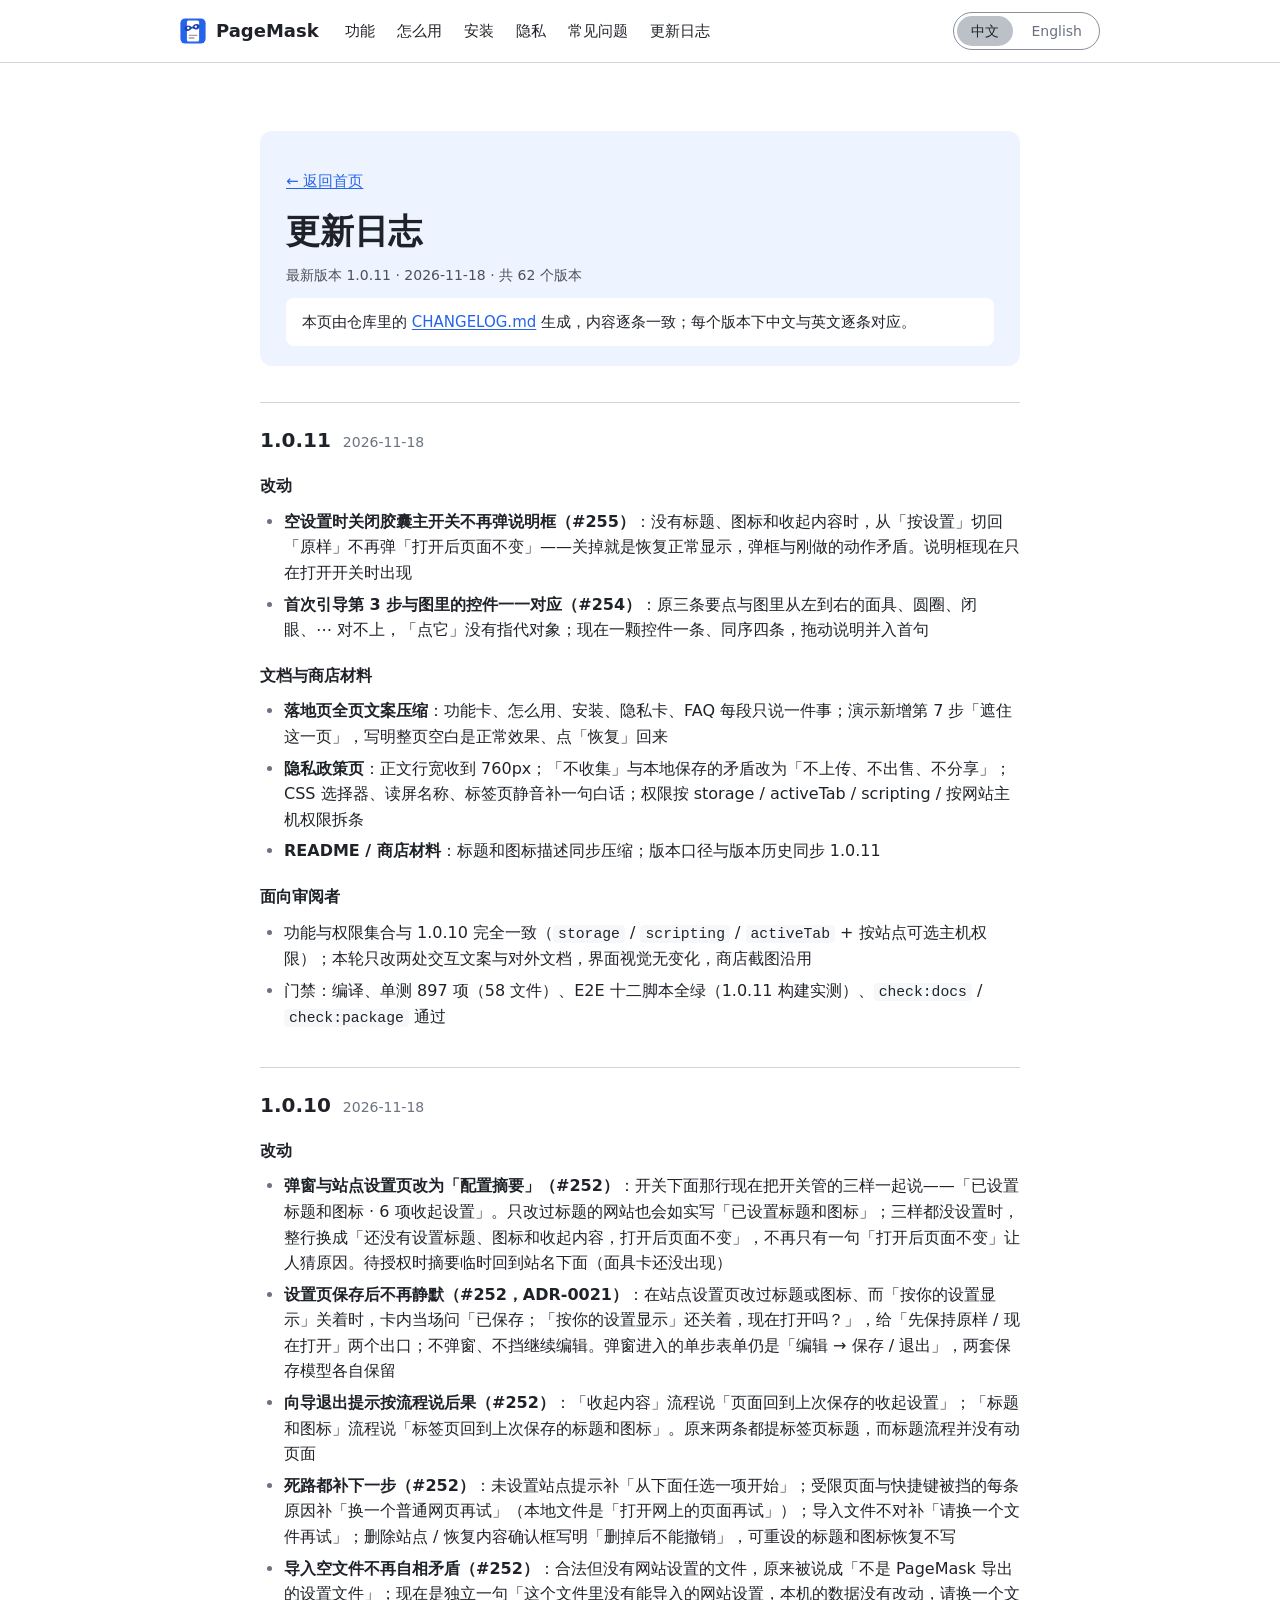
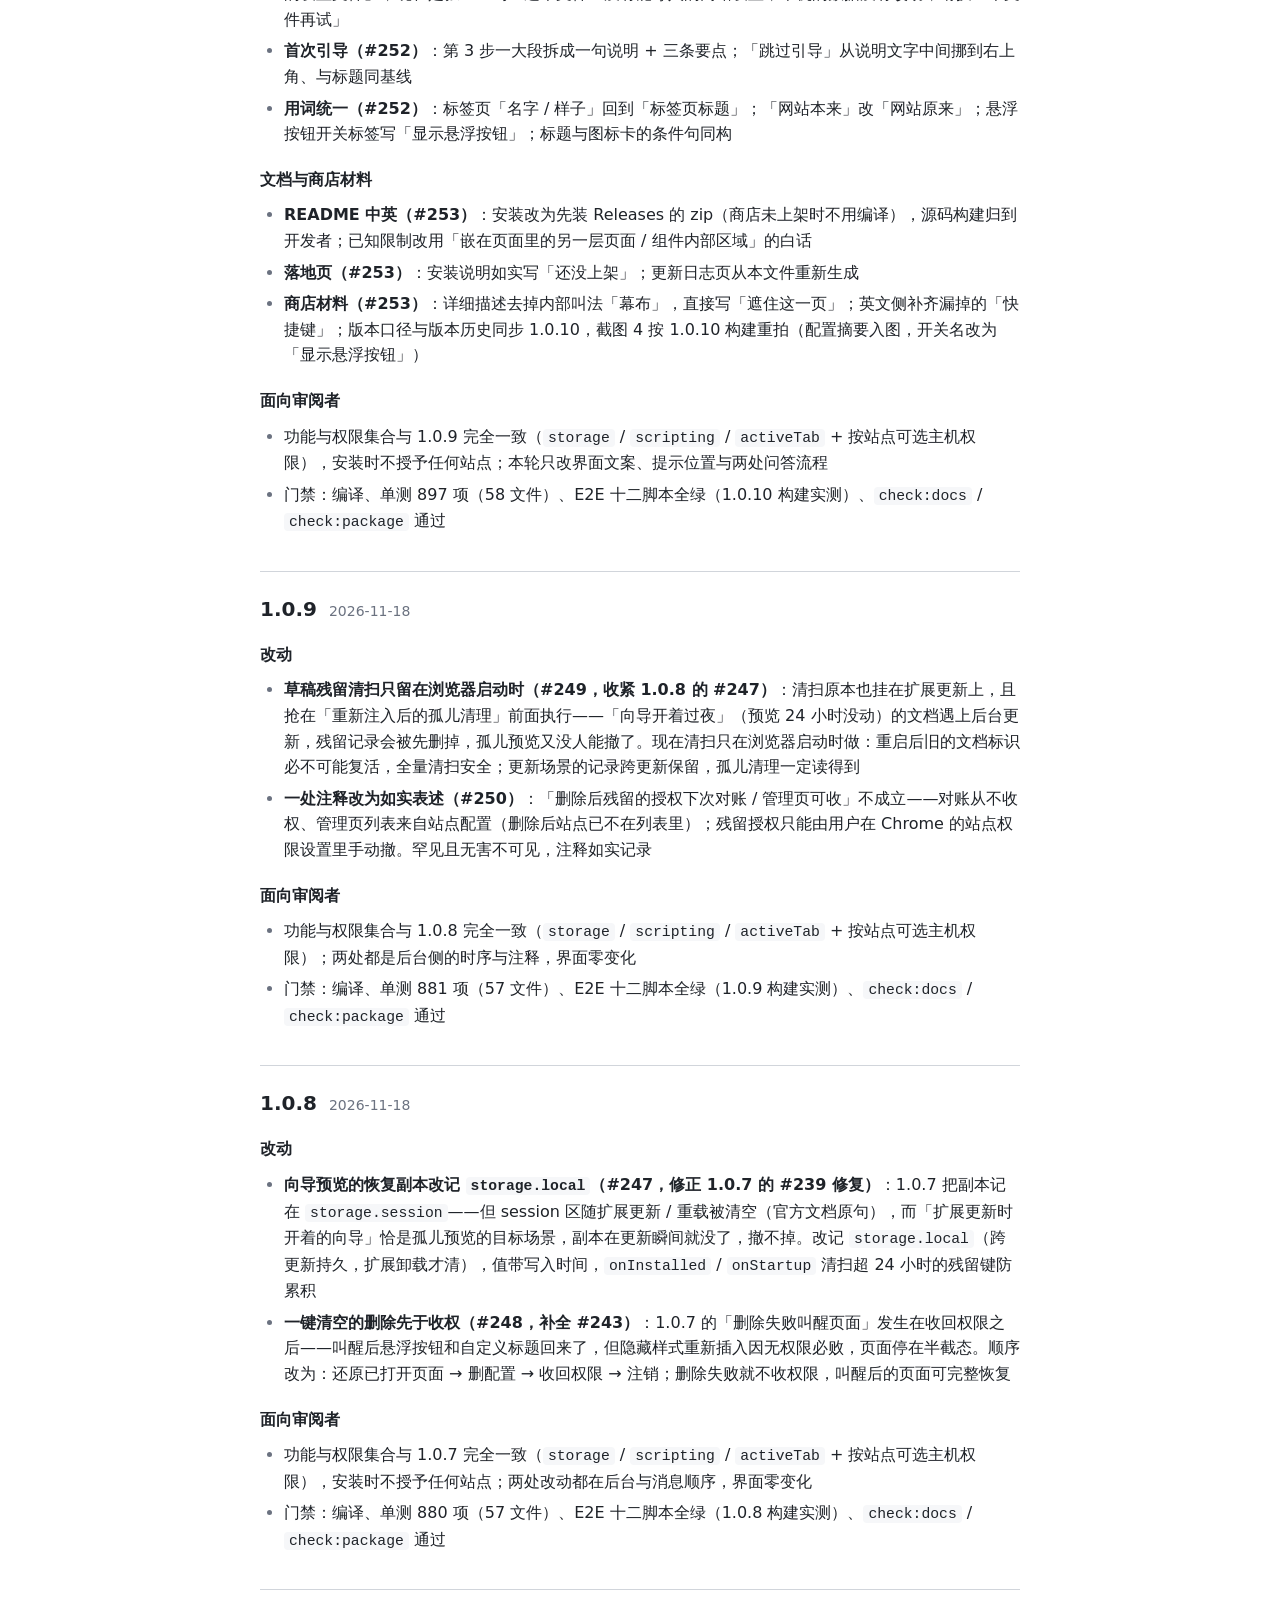
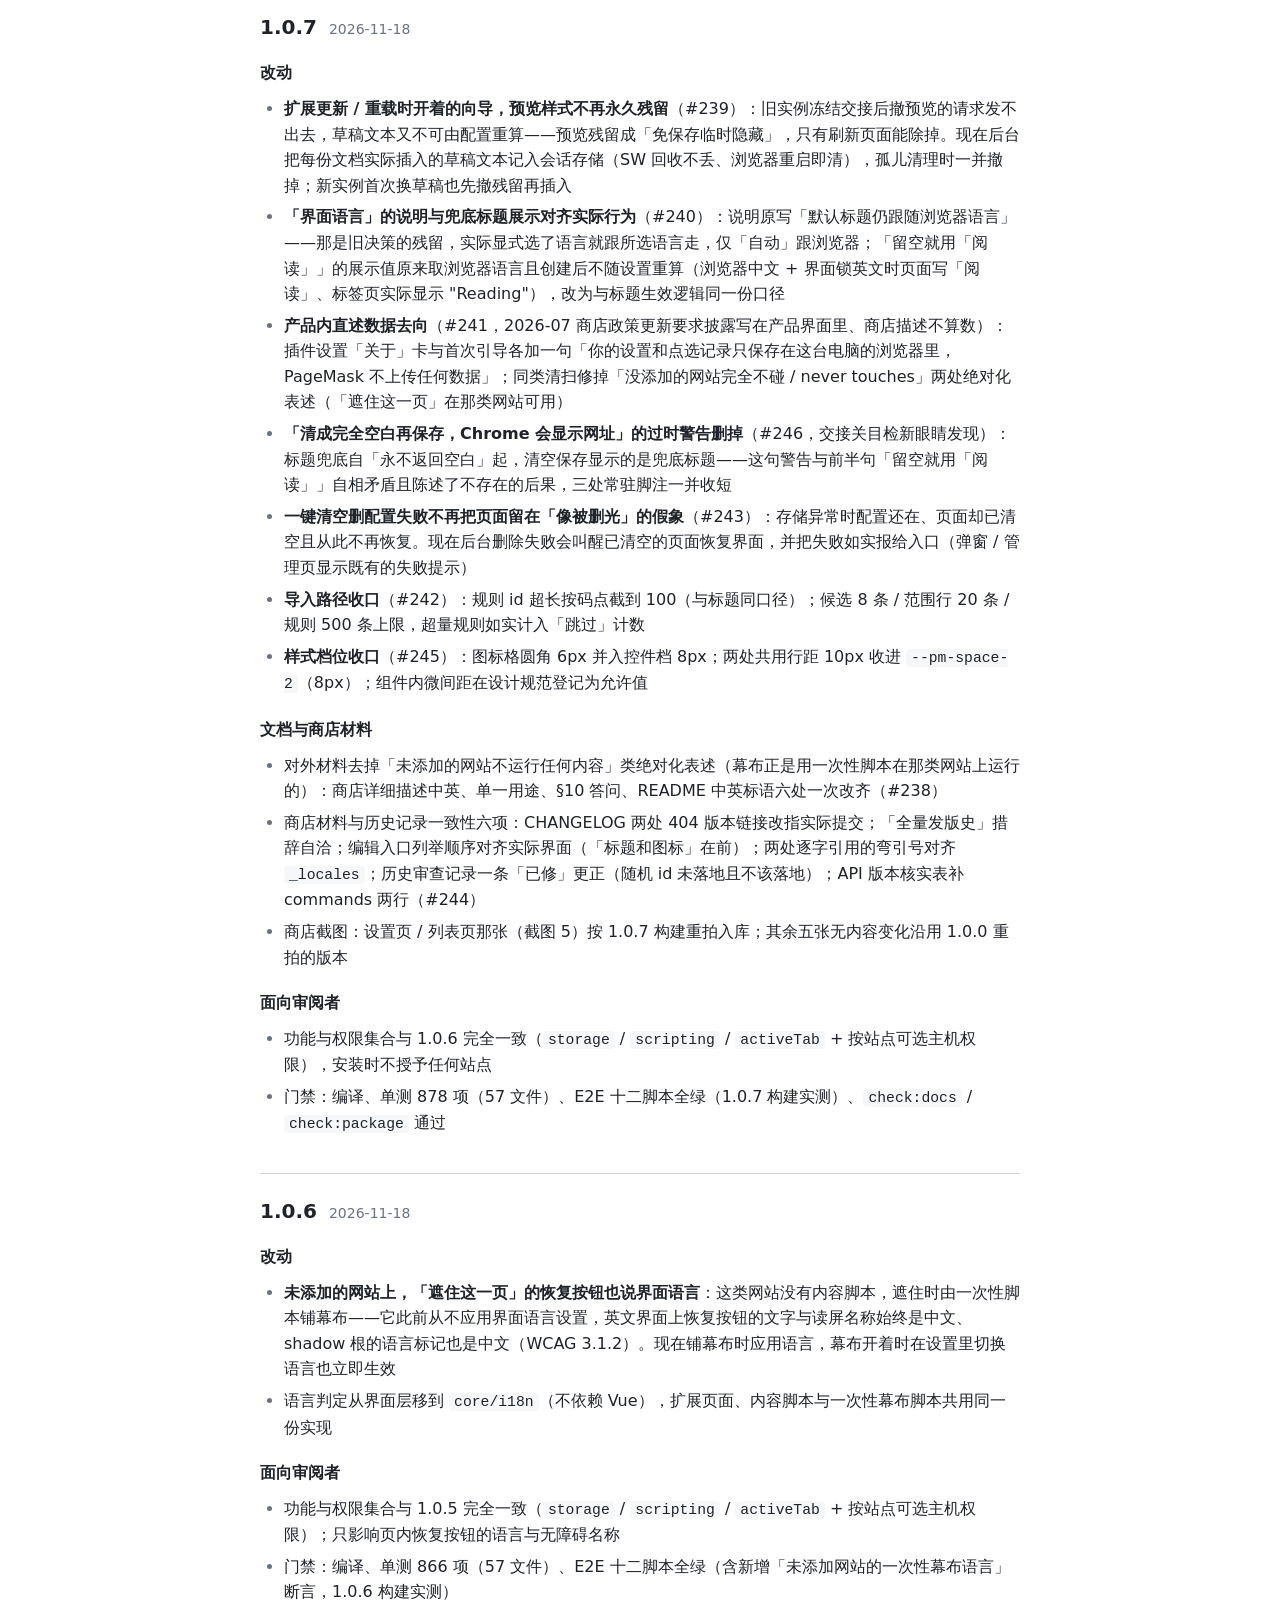
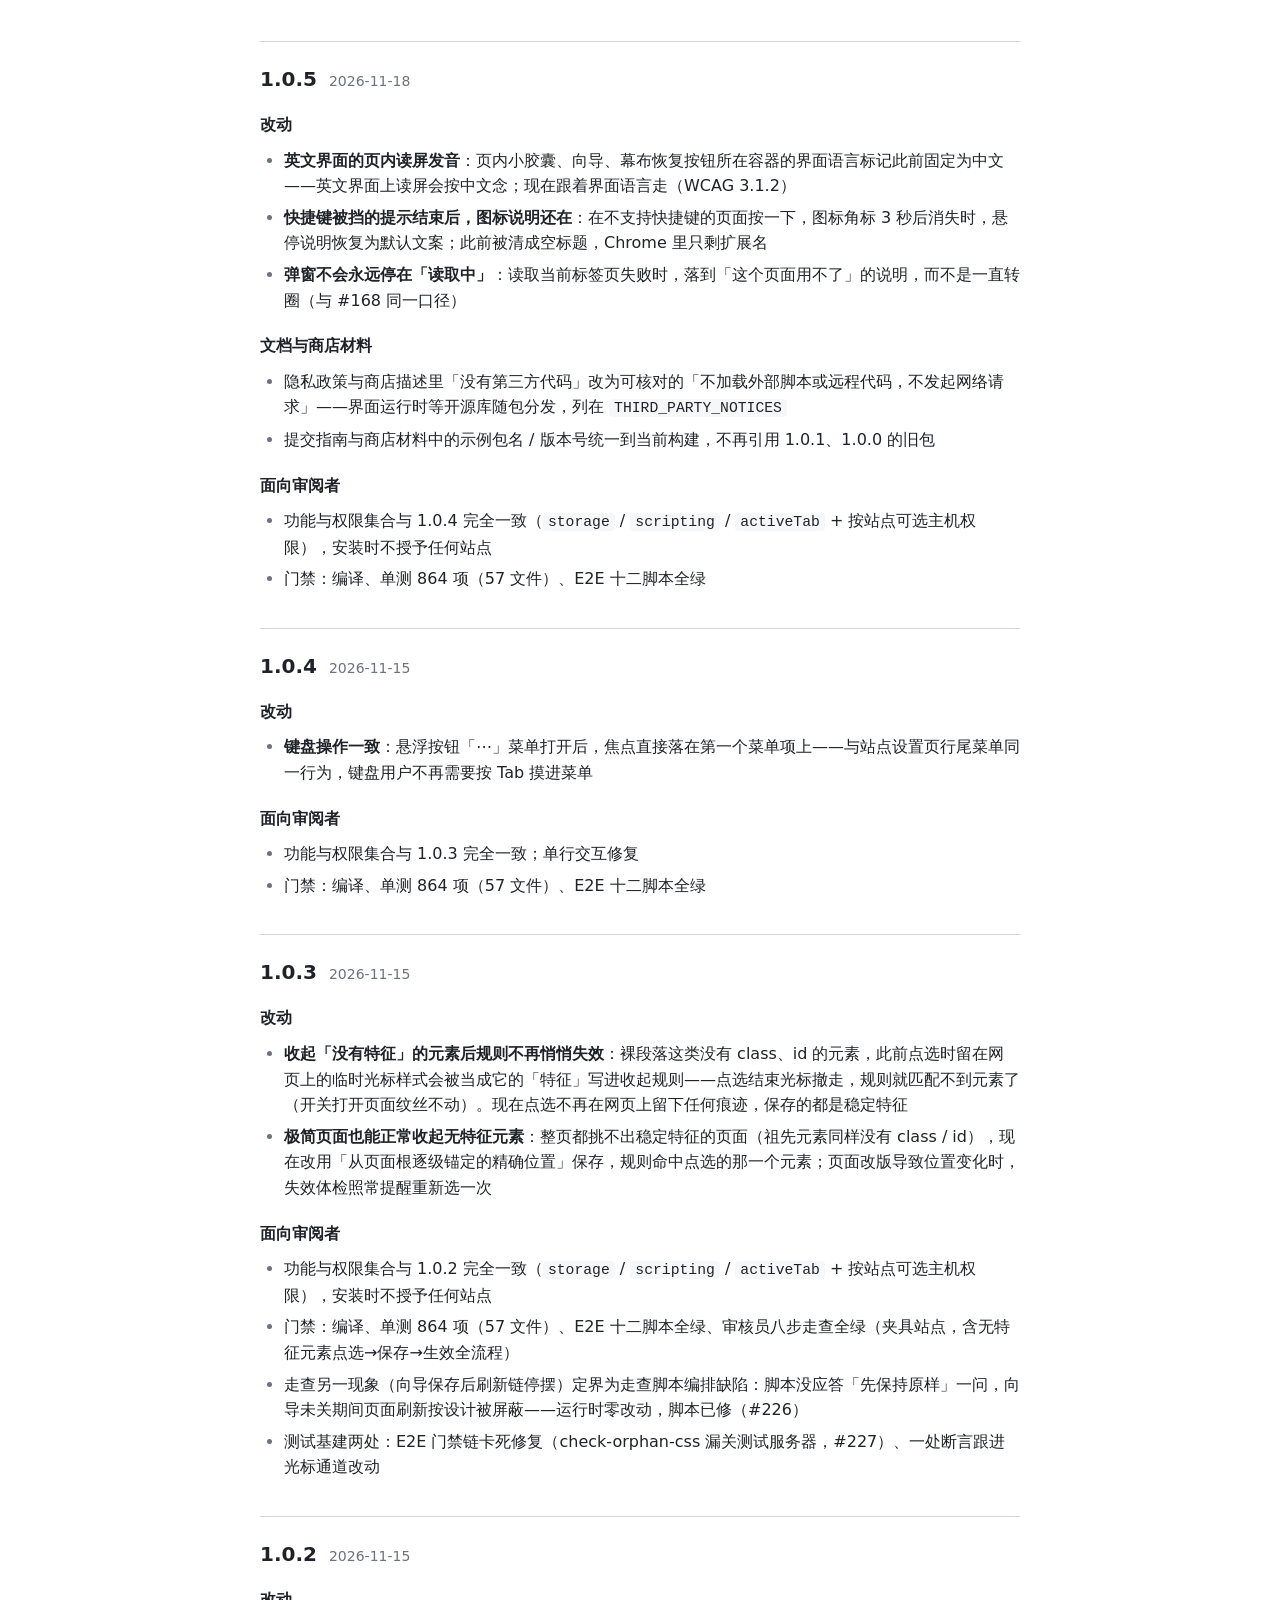
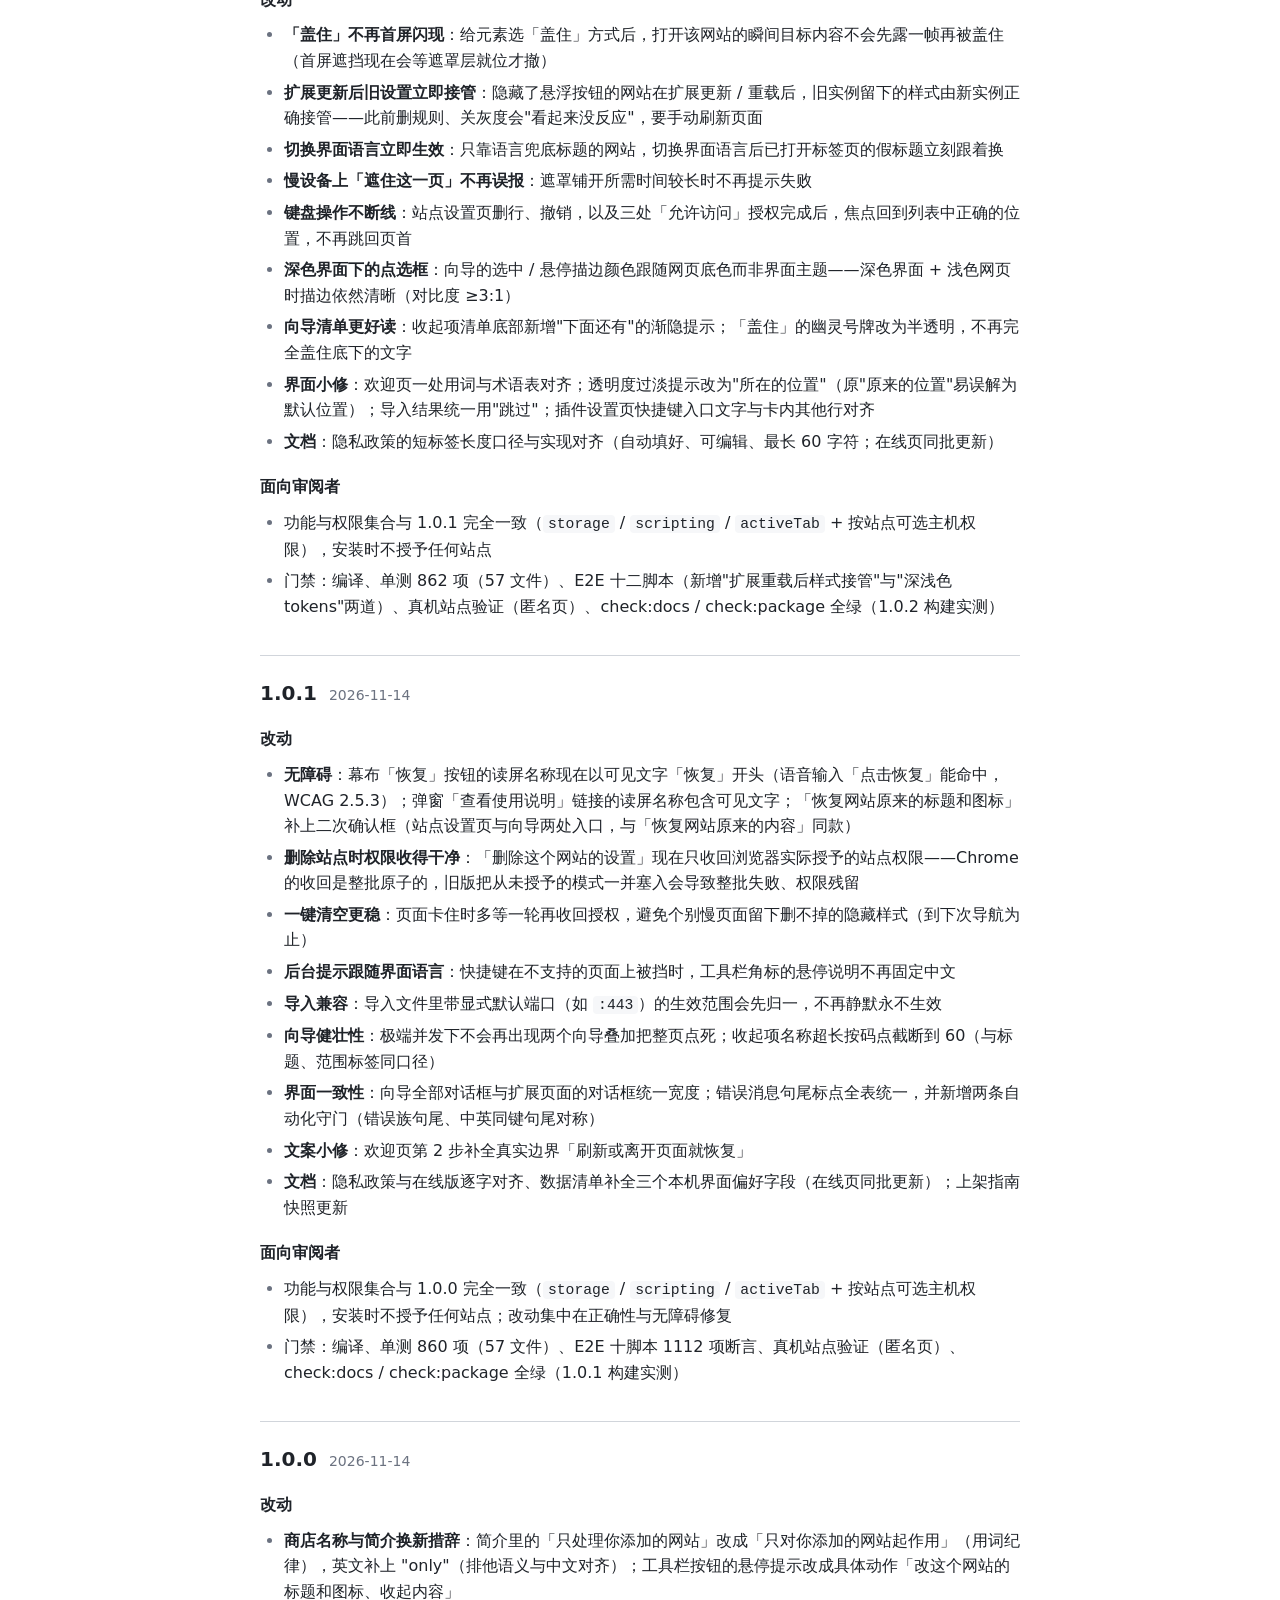
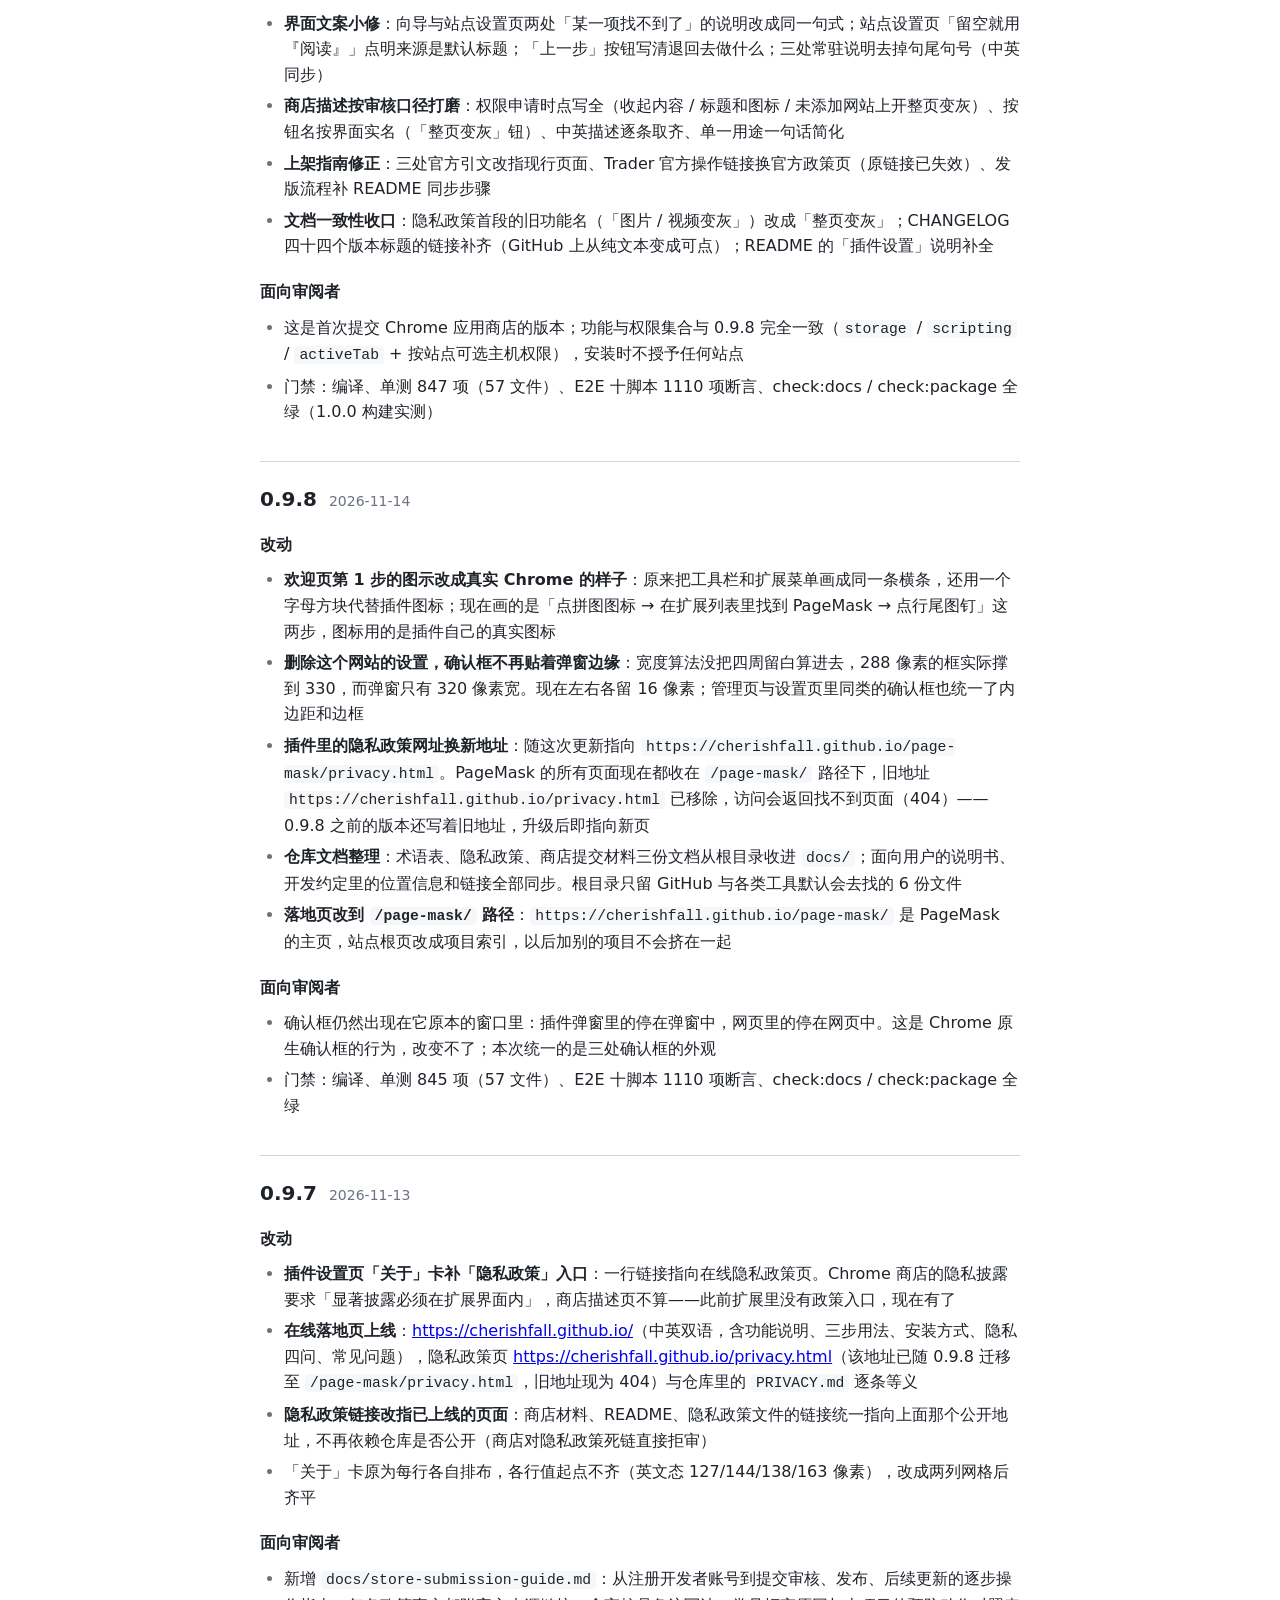
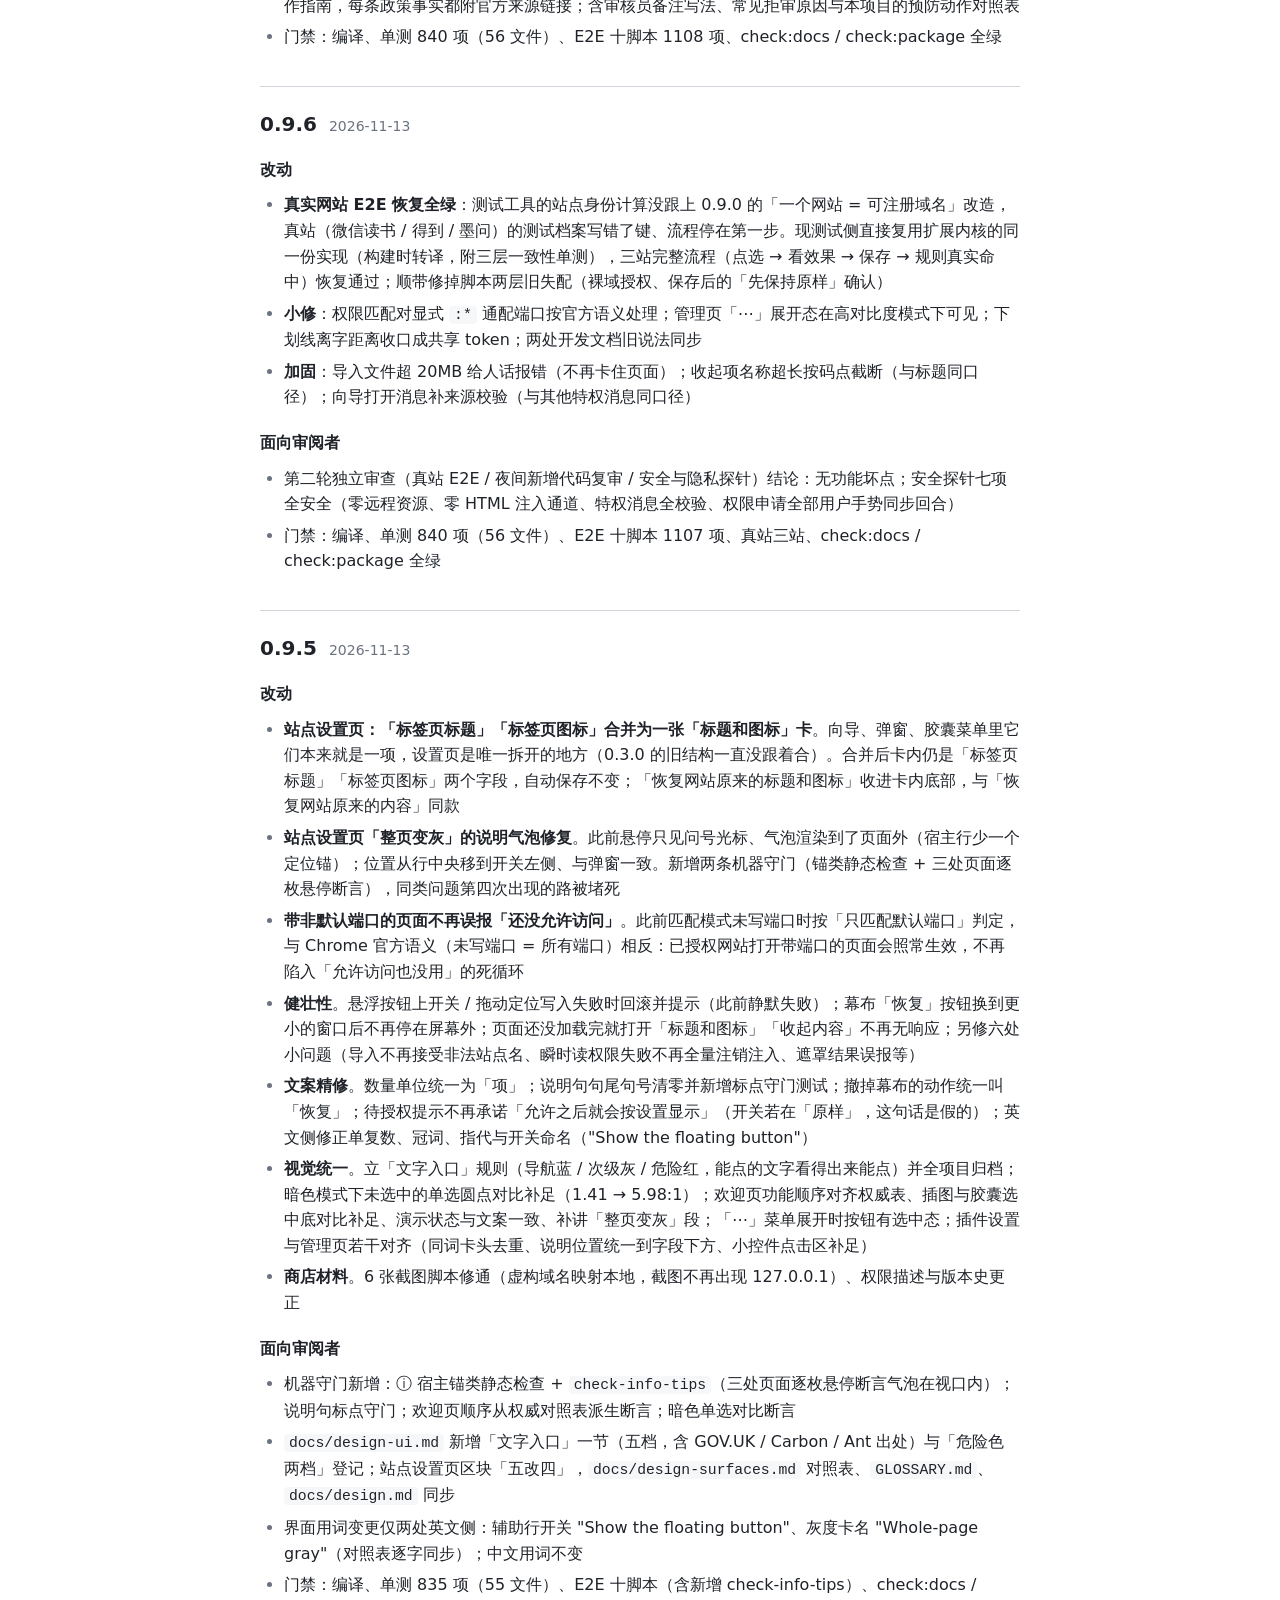
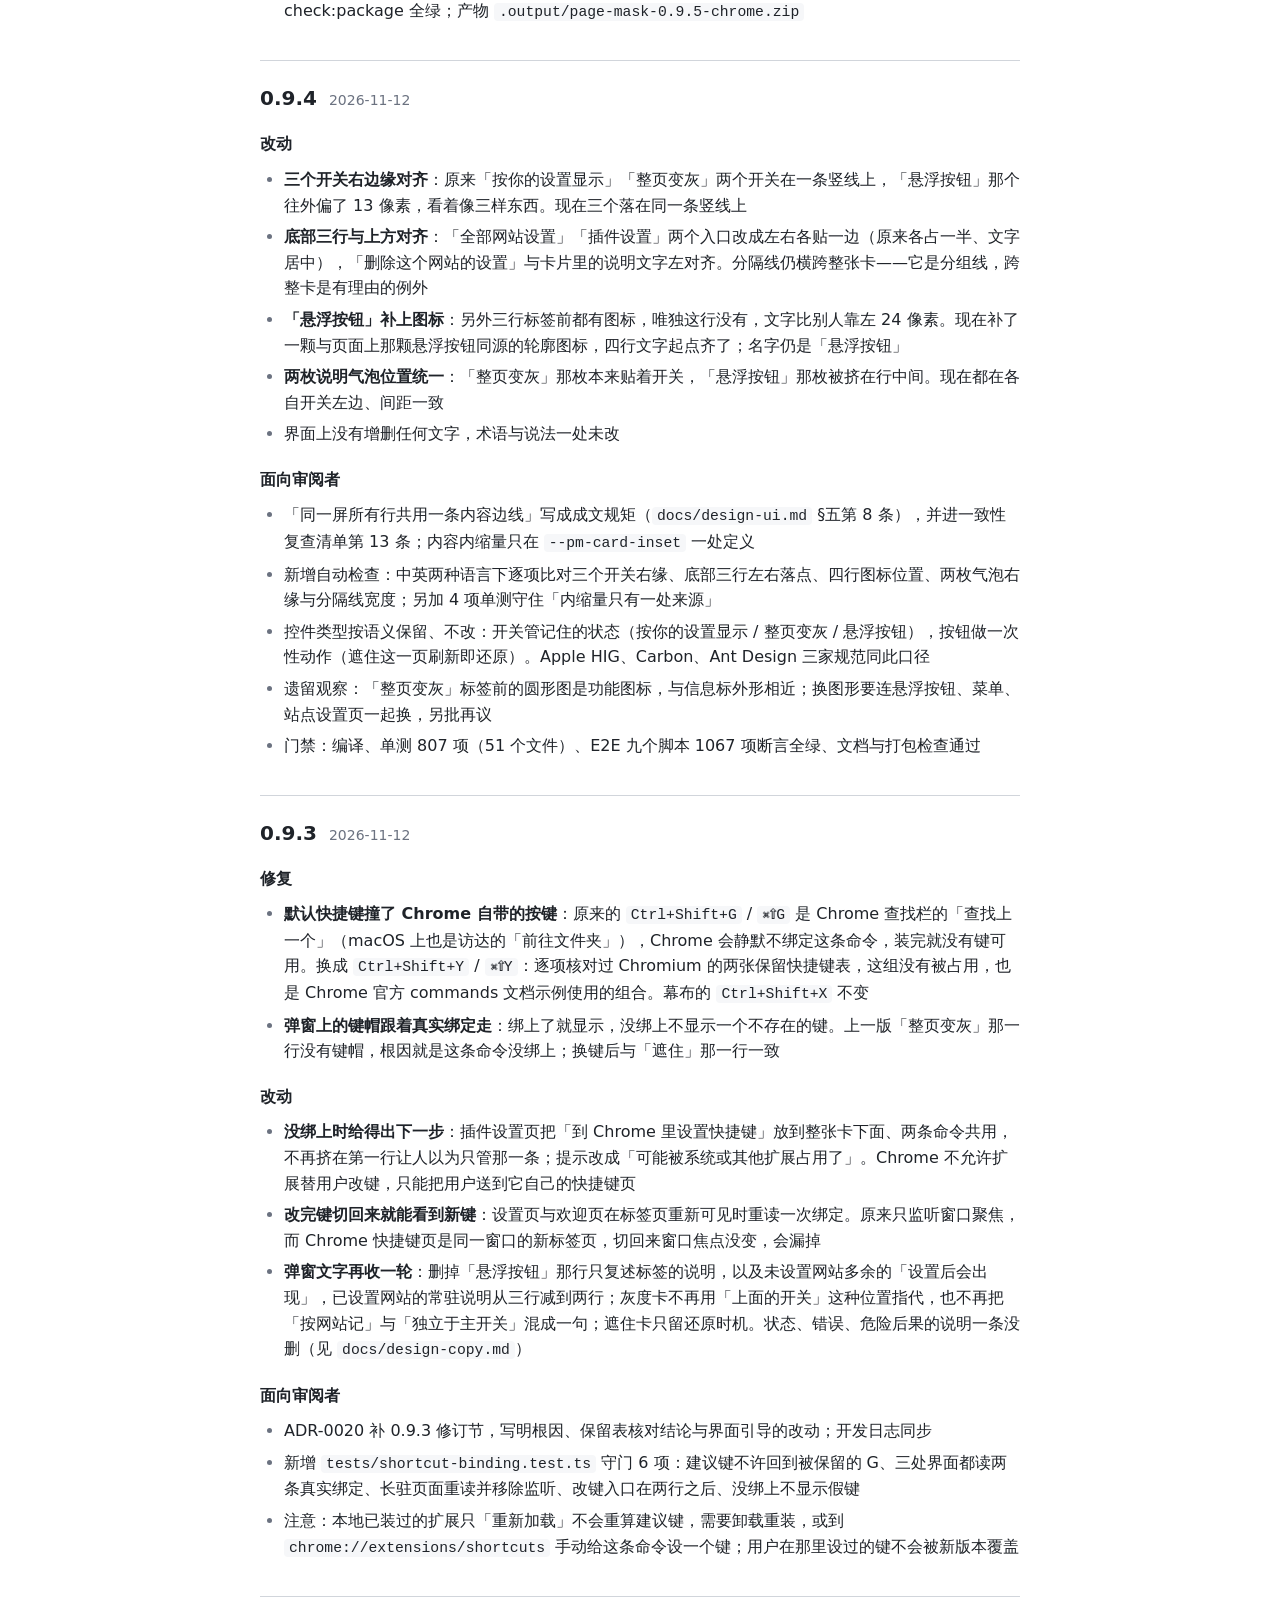
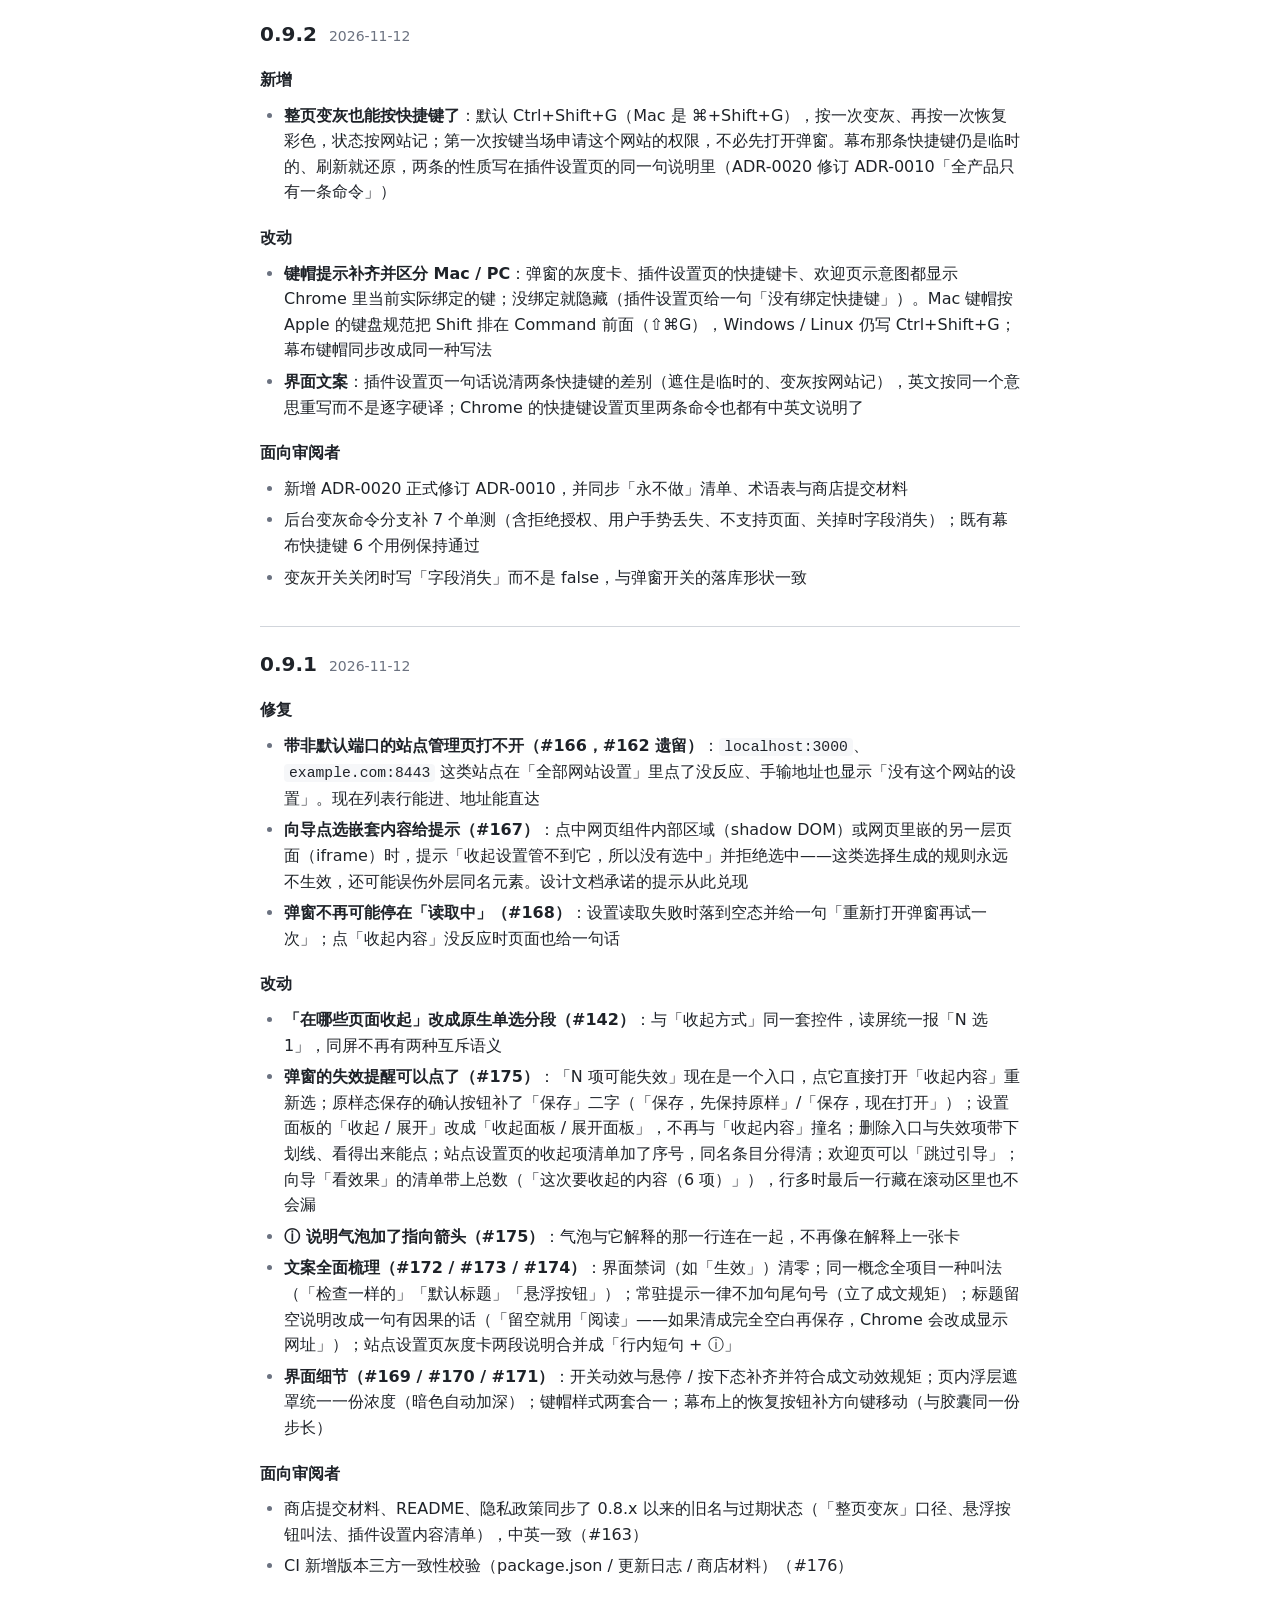
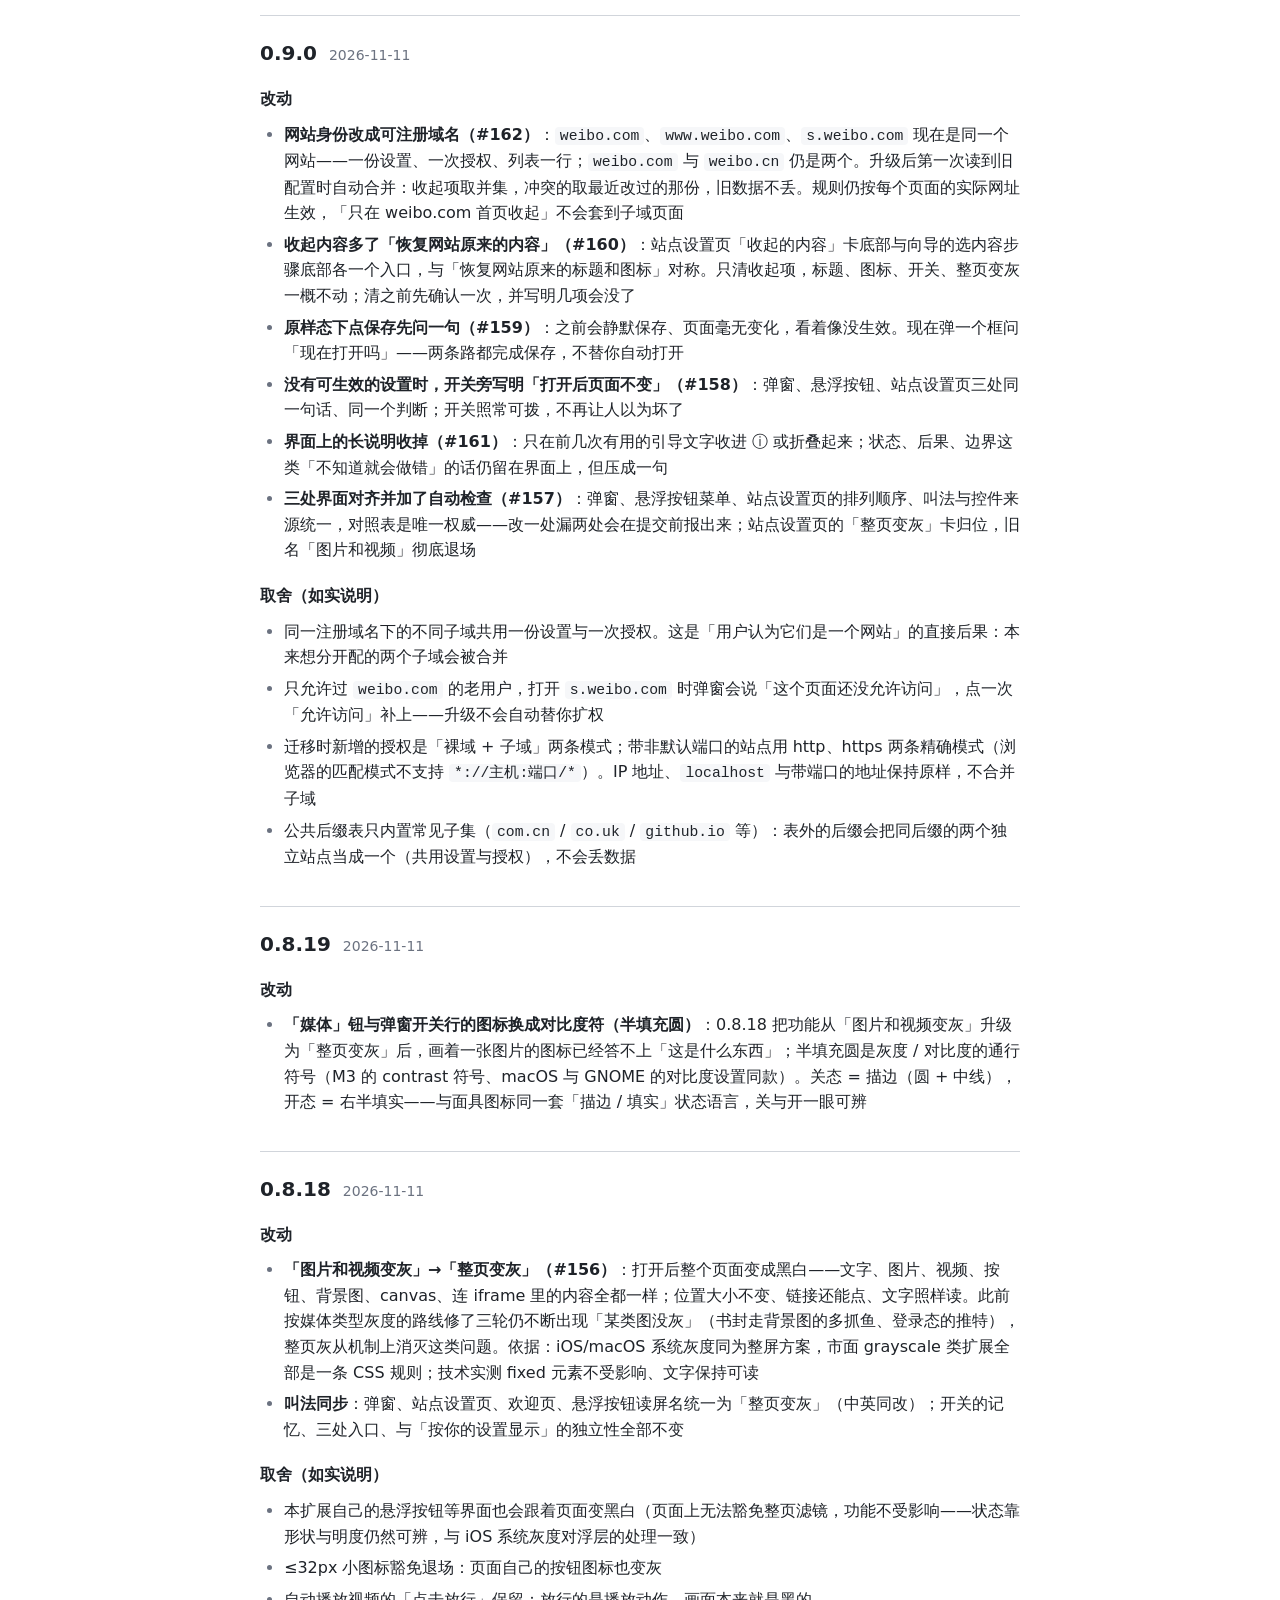
<file: page-mask/changelog.html>
<!doctype html>
<!-- 本文件由 cherishfall/page-mask 仓库的 scripts/gen-changelog-page.mjs 从 CHANGELOG.md 生成，不要手改；
     样式与页头页脚随 privacy.html 模板同步，改那里然后重新生成。 -->
<html lang="zh-CN" data-title-zh="更新日志 · PageMask" data-title-en="Changelog · PageMask" data-desc-zh="PageMask 每个版本的改动记录：最新版本在最上面，中文与英文逐条对应。" data-desc-en="What changed in each version of PageMask, newest first; Chinese and English correspond item by item.">
<head>
<meta charset="utf-8">
<meta name="viewport" content="width=device-width, initial-scale=1">
<meta name="color-scheme" content="light dark">
<meta name="description" content="PageMask 每个版本的改动记录：最新版本在最上面，中文与英文逐条对应。">
<meta name="theme-color" content="#ffffff" media="(prefers-color-scheme: light)">
<meta name="theme-color" content="#1f2329" media="(prefers-color-scheme: dark)">
<title>更新日志 · PageMask</title>
<link rel="icon" href="data:image/svg+xml,%3Csvg xmlns='http://www.w3.org/2000/svg' viewBox='0 0 128 128'%3E%3Crect x='2' y='2' width='124' height='124' rx='24' fill='%232563eb'/%3E%3Crect x='34' y='12' width='60' height='104' rx='8' fill='%23fff'/%3E%3Crect x='42' y='82' width='44' height='7' rx='3.5' fill='%239aa3af'/%3E%3Crect x='42' y='95' width='30' height='7' rx='3.5' fill='%239aa3af'/%3E%3Cg transform='rotate(-10 64 50) translate(-4 -6)'%3E%3Cpath d='M26 48 C34 36 50 36 58 45 L64 51 L70 45 C78 36 94 36 102 48 C102 64 88 70 76 63 L64 56 L52 63 C40 70 26 64 26 48 Z' fill='%231e40af'/%3E%3Ccircle cx='45' cy='51' r='6' fill='%23fff'/%3E%3Ccircle cx='83' cy='51' r='6' fill='%23fff'/%3E%3C/g%3E%3C/svg%3E">
<script>
/* 语言偏好在首次绘制前应用，避免英文用户看到中文闪一下（JS 关闭时保持默认中文） */
(function () {
  'use strict';
  var lang = null;
  try { lang = localStorage.getItem('pagemask-landing-lang'); } catch (e) {}
  if (lang === 'en') {
    document.documentElement.classList.add('lang-en');
    document.documentElement.lang = 'en';
  }
})();
</script>
<style>
/* ── 色彩：与扩展 styles/tokens.css 同一套明暗两档（bg / bg-subtle / fg / muted / accent / border）。
   结构按 modern-web-guidance「dark-mode」：原始色值 → 语义变量默认浅色 →
   @media prefers-color-scheme 兜底（不支持 light-dark() 的浏览器）→ @supports light-dark()。
   对比度沿用 tokens.css 已实测的组合：fg/bg 15.78·12.75，muted/bg 4.83·5.98，
   accent/bg 5.17·7.68，border-control/bg 3.25·4.13（正文 ≥4.5，控件边界 ≥3）。 ── */
:root {
  color-scheme: light dark;

  /* 原始色值 */
  --accent-l: #2563eb;        --accent-d: #93b4ff;
  --accent-hover-l: #1d4ed8;  --accent-hover-d: #b4cbff;
  --accent-active-l: #1e40af; --accent-active-d: #c9dbff;
  --on-accent-l: #ffffff;     --on-accent-d: #1f2329;
  --fg-l: #1f2329;            --fg-d: #e5e7eb;
  --muted-l: #6b7280;         --muted-d: #9aa0a6;
  --bg-l: #ffffff;            --bg-d: #1f2329;
  --bg-subtle-l: #f6f7f9;     --bg-subtle-d: #2a2e35;
  --control-hover-l: #eef0f3; --control-hover-d: #23262c;
  --control-active-l: #e4e7eb;--control-active-d: #1d2025;
  --bg-selected-l: #bcc1c8;   --bg-selected-d: #303743;
  --border-l: #d1d5db;        --border-d: #3f444c;
  --border-control-l: #8a8f98;--border-control-d: #7d838c;
  /* 品牌色调（呼应图标）：淡蓝场（M3 tonal surface），文档页头卡与品牌顶边共用 */
  --brand-tint-l: #eef4ff;    --brand-tint-d: #222b45;

  /* 语义变量（默认浅色） */
  --accent: var(--accent-l);
  --accent-hover: var(--accent-hover-l);
  --accent-active: var(--accent-active-l);
  --on-accent: var(--on-accent-l);
  --fg: var(--fg-l);
  --muted: var(--muted-l);
  --bg: var(--bg-l);
  --bg-subtle: var(--bg-subtle-l);
  --control-hover: var(--control-hover-l);
  --control-active: var(--control-active-l);
  --bg-selected: var(--bg-selected-l);
  --border: var(--border-l);
  --border-control: var(--border-control-l);
  --brand-tint: var(--brand-tint-l);

  /* 动效：只动颜色类属性，150ms（design-ui §九）；reduced-motion 降到 120ms */
  --motion: 150ms;
  --ease: cubic-bezier(0.2, 0, 0.38, 0.9);
  --radius: 8px;
  --radius-card: 12px;
}
@media (prefers-color-scheme: dark) {
  :root {
    --accent: var(--accent-d);
    --accent-hover: var(--accent-hover-d);
    --accent-active: var(--accent-active-d);
    --on-accent: var(--on-accent-d);
    --fg: var(--fg-d);
    --muted: var(--muted-d);
    --bg: var(--bg-d);
    --bg-subtle: var(--bg-subtle-d);
    --control-hover: var(--control-hover-d);
    --control-active: var(--control-active-d);
    --bg-selected: var(--bg-selected-d);
    --border: var(--border-d);
    --border-control: var(--border-control-d);
    --brand-tint: var(--brand-tint-d);
  }
}
@supports (color: light-dark(#fff, #000)) {
  :root {
    --accent: light-dark(var(--accent-l), var(--accent-d));
    --accent-hover: light-dark(var(--accent-hover-l), var(--accent-hover-d));
    --accent-active: light-dark(var(--accent-active-l), var(--accent-active-d));
    --on-accent: light-dark(var(--on-accent-l), var(--on-accent-d));
    --fg: light-dark(var(--fg-l), var(--fg-d));
    --muted: light-dark(var(--muted-l), var(--muted-d));
    --bg: light-dark(var(--bg-l), var(--bg-d));
    --bg-subtle: light-dark(var(--bg-subtle-l), var(--bg-subtle-d));
    --control-hover: light-dark(var(--control-hover-l), var(--control-hover-d));
    --control-active: light-dark(var(--control-active-l), var(--control-active-d));
    --bg-selected: light-dark(var(--bg-selected-l), var(--bg-selected-d));
    --border: light-dark(var(--border-l), var(--border-d));
    --border-control: light-dark(var(--border-control-l), var(--border-control-d));
    --brand-tint: light-dark(var(--brand-tint-l), var(--brand-tint-d));
  }
}
@media (forced-colors: active) {
  :root {
    --accent: Highlight;
    --accent-hover: Highlight;
    --accent-active: Highlight;
    --on-accent: HighlightText;
    --fg: CanvasText;
    --muted: CanvasText;
    --bg: Canvas;
    --bg-subtle: Canvas;
    --control-hover: Canvas;
    --control-active: Canvas;
    --bg-selected: Canvas;
    --border: CanvasText;
    --border-control: CanvasText;
    --brand-tint: Canvas;
  }
}
@media (prefers-reduced-motion: reduce) {
  :root { --motion: 120ms; }
}
@media (prefers-reduced-motion: no-preference) {
  html { scroll-behavior: smooth; }
}

/* ── 基础 ── */
*, *::before, *::after { box-sizing: border-box; }
html { -webkit-text-size-adjust: 100%; }
body {
  margin: 0;
  background: var(--bg);
  color: var(--fg);
  font-family: system-ui, -apple-system, "PingFang SC", "Microsoft YaHei", sans-serif;
  font-size: 16px;
  line-height: 1.6;
}
h1, h2, h3, p, ul, ol { margin: 0; }
svg { display: block; }
main:focus { outline: none; }
.container { max-width: 960px; margin-inline: auto; padding-inline: 20px; }

/* ── 双语切换：无 JS 时默认显示中文；html.lang-en 时显示英文 ── */
html:not(.lang-en) body [lang="en"] { display: none; }
html.lang-en body [lang="zh-CN"] { display: none; }

/* ── 焦点可见 ── */
:where(a, button, summary):focus-visible {
  outline: 2px solid var(--accent);
  outline-offset: 2px;
  border-radius: 4px;
}
/* 状态切换只动颜色类属性 */
a, button, summary {
  transition:
    color var(--motion) var(--ease),
    background-color var(--motion) var(--ease),
    border-color var(--motion) var(--ease);
}

/* ── 跳转链接（skip link）：默认视觉隐藏，键盘聚焦时出现 ── */
.skip-link {
  position: fixed;
  top: 12px;
  left: 12px;
  z-index: 20;
  padding: 10px 14px;
  border-radius: var(--radius);
  background: var(--accent);
  color: var(--on-accent);
  font-weight: 500;
  text-decoration: none;
}
.skip-link:not(:focus) {
  position: absolute;
  width: 1px;
  height: 1px;
  overflow: hidden;
  clip-path: inset(50%);
  white-space: nowrap;
}

/* ── 页头 ── */
.site-header { border-bottom: 1px solid var(--border); background: var(--bg); }
/* 文档页头卡（M3 tonal container）：标题区坐在淡蓝场上，正文仍在白底（GOV.UK 纪律）。
   与 index.html 的 hero 共用 --brand-tint；changelog.html 由本文件作模板生成，同款生效。
   这是文档页唯一的品牌时刻（frontend-design：boldness 花在一处，其余安静） */
.page-head {
  margin: 28px 0 8px;
  padding: 22px 26px 20px;
  background: var(--brand-tint);
  border-radius: var(--radius-card);
}
/* 目检提示项：muted 灰在淡蓝场上贴着 AA 线，页头卡内的次要文字改用正文色降透明度——
   层次保留（字号已区分），对比度回到舒适区（两档都 >6:1） */
.page-head .policy-meta { color: var(--fg); opacity: 0.78; }
.site-header .container {
  display: flex;
  flex-wrap: wrap;
  align-items: center;
  gap: 8px 24px;
  padding-block: 12px;
}
.brand {
  display: inline-flex;
  align-items: center;
  gap: 10px;
  padding: 4px 0;
  font-size: 18px;
  font-weight: 600;
  color: var(--fg);
  text-decoration: none;
}
.brand svg { flex: none; width: 26px; height: 26px; }
.site-nav ul {
  display: flex;
  flex-wrap: wrap;
  gap: 2px 18px;
  margin: 0;
  padding: 0;
  list-style: none;
}
.site-nav a {
  display: inline-block;
  padding: 6px 2px;
  font-size: 15px;
  color: var(--fg);
  text-decoration: none;
  border-radius: 4px;
}
.site-nav a:hover {
  color: var(--accent);
  text-decoration: underline;
  text-underline-offset: 3px;
}
.lang-group {
  display: inline-flex;
  gap: 4px;
  margin-inline-start: auto;
  padding: 3px;
  border: 1px solid var(--border-control);
  border-radius: 999px;
}
.lang-group button {
  min-height: 30px;
  padding: 3px 14px;
  border: 0;
  border-radius: 999px;
  background: transparent;
  color: var(--muted);
  font: inherit;
  font-size: 14px;
  font-weight: 500;
  cursor: pointer;
}
.lang-group button:hover { color: var(--fg); }
.lang-group button[aria-pressed="true"] { background: var(--bg-selected); color: var(--fg); }

/* ── 政策正文 ── */
.policy { padding-block: 40px 64px; }
/* 正文行宽（1.0.11）：960 宽下一行 55 个以上汉字，长句容易串行。
   收到 760（约 40–45 字），与 GOV.UK / USWDS 的正文行宽纪律一致 */
.policy > * { max-width: 760px; margin-inline: auto; }
.back { font-size: 15px; }
.policy h1 {
  margin-top: 14px;
  font-size: clamp(28px, 4vw, 34px);
  font-weight: 600;
  line-height: 1.2;
}
.policy-meta { margin-top: 12px; color: var(--muted); font-size: 14px; }
.policy-note {
  margin-top: 16px;
  padding: 12px 16px;
  border-radius: var(--radius);
  /* 页头卡内嵌的说明条：用纯白与淡蓝卡分层（bg-subtle 灰在蓝卡里色温错位，目检提示项）；
     卡外无 page-head 时仍是灰底白页，无观感差异 */
  background: var(--bg);
  font-size: 15px;
}
.policy section { margin-top: 36px; }
.policy h2 { font-size: 20px; font-weight: 600; line-height: 1.3; }
.policy p { margin-top: 12px; }
.policy ul, .policy ol { margin-top: 10px; padding-inline-start: 24px; }
.policy li { margin-block: 6px; }
.policy li::marker { color: var(--muted); }
.policy .text-link { color: var(--accent); text-decoration: underline; text-underline-offset: 2px; }
.policy .text-link:hover { color: var(--accent-hover); }
.policy .text-link:active { color: var(--accent-active); }
/* 独立摆放的文字入口（不嵌在句子里）：补上下内边距，可点区 ≥24px（WCAG 2.5.8；
   句子里的行内链接按其「inline」例外豁免） */
.link-standalone { display: inline-block; padding: 4px 0; }

/* ── 页脚 ── */
.site-footer {
  border-top: 1px solid var(--border);
  background: var(--bg-subtle);
  padding-block: 28px;
  color: var(--muted);
  font-size: 14px;
}
.site-footer .container {
  display: flex;
  flex-wrap: wrap;
  align-items: center;
  gap: 8px 24px;
}
.site-footer ul {
  display: flex;
  flex-wrap: wrap;
  gap: 6px 20px;
  margin: 0;
  padding: 0;
  list-style: none;
}
.site-footer a {
  display: inline-block;
  padding: 4px 0;
  color: var(--muted);
  text-decoration: underline;
  text-underline-offset: 2px;
}
.site-footer a:hover { color: var(--fg); }

/* ── 响应式：360px 起单列 ── */
@media (max-width: 479px) {
  .site-header .container { gap: 8px 16px; }
  .lang-group { margin-inline-start: 0; }
}

/* ── 更新日志（本页专属；token 与上文同一套） ── */
.rel { margin-top: 36px; padding-top: 24px; border-top: 1px solid var(--border); }
.rel-h { display: flex; align-items: baseline; gap: 12px; flex-wrap: wrap; }
.rel-ver { font-size: 20px; font-weight: 600; }
.rel-date { color: var(--muted); font-size: 14px; font-weight: 400; }
.rel h3 { margin-top: 20px; font-size: 16px; font-weight: 600; }
.rel ul { margin-top: 10px; }
.rel code, .policy p code {
  background: var(--bg-subtle);
  border-radius: 4px;
  padding: 1px 5px;
  font-size: 0.92em;
  overflow-wrap: anywhere;
}
</style>
</head>
<body>
<a class="skip-link" href="#main"><span lang="zh-CN">跳到主要内容</span><span lang="en">Skip to main content</span></a>

<header class="site-header">
  <div class="container">
    <a class="brand" href="index.html">
      <!-- 品牌图标就是扩展主图标：图形逐字取自 cherishfall/page-mask 的 assets/icon/icon.svg（128px 版，
           也就是商店列表与扩展管理页显示的那一份）。改图标时两边一起改，不要在这里另画一版。 -->
      <svg viewBox="0 0 128 128" aria-hidden="true">
        <rect x="2" y="2" width="124" height="124" rx="24" fill="#2563eb"/>
        <rect x="34" y="12" width="60" height="104" rx="8" fill="#ffffff"/>
        <rect x="42" y="82" width="44" height="7" rx="3.5" fill="#9aa3af"/>
        <rect x="42" y="95" width="30" height="7" rx="3.5" fill="#9aa3af"/>
        <g transform="rotate(-10 64 50) translate(-4 -6)">
          <path d="M26 48 C34 36 50 36 58 45 L64 51 L70 45 C78 36 94 36 102 48 C102 64 88 70 76 63 L64 56 L52 63 C40 70 26 64 26 48 Z" fill="#1e40af"/>
          <circle cx="45" cy="51" r="6" fill="#ffffff"/>
          <circle cx="83" cy="51" r="6" fill="#ffffff"/>
        </g>
      </svg>
      <span>PageMask</span>
    </a>
    <nav class="site-nav">
      <ul>
        <li><a href="index.html#features"><span lang="zh-CN">功能</span><span lang="en">Features</span></a></li>
        <li><a href="index.html#how"><span lang="zh-CN">怎么用</span><span lang="en">How it works</span></a></li>
        <li><a href="index.html#install"><span lang="zh-CN">安装</span><span lang="en">Install</span></a></li>
        <li><a href="index.html#privacy"><span lang="zh-CN">隐私</span><span lang="en">Privacy</span></a></li>
        <li><a href="index.html#faq"><span lang="zh-CN">常见问题</span><span lang="en">FAQ</span></a></li>
        <li><a href="changelog.html"><span lang="zh-CN">更新日志</span><span lang="en">Changelog</span></a></li>
      </ul>
    </nav>
    <div class="lang-group" id="lang-group" role="group" aria-label="界面语言">
      <button type="button" id="lang-zh" aria-pressed="true">中文</button>
      <button type="button" id="lang-en" aria-pressed="false">English</button>
    </div>
  </div>
</header>

<main id="main" tabindex="-1">
    <div class="container policy">
    <div class="page-head">
    <p class="back"><a class="text-link link-standalone" href="index.html"><span lang="zh-CN">← 返回首页</span><span lang="en">← Back to home</span></a></p>
    <h1><span lang="zh-CN">更新日志</span><span lang="en">Changelog</span></h1>
    <p class="policy-meta"><span lang="zh-CN">最新版本 1.0.11 · 2026-11-18 · 共 62 个版本</span><span lang="en">Latest version 1.0.11 · 2026-11-18 · 62 versions</span></p>
    <p class="policy-note"><span lang="zh-CN">本页由仓库里的 <a class="text-link" href="https://github.com/cherishfall/page-mask/blob/master/CHANGELOG.md">CHANGELOG.md</a> 生成，内容逐条一致；每个版本下中文与英文逐条对应。</span><span lang="en">This page is generated from <a class="text-link" href="https://github.com/cherishfall/page-mask/blob/master/CHANGELOG.md">CHANGELOG.md</a> in the repository and matches it item by item; under each version, the Chinese and English texts correspond item by item.</span></p>
    </div>

    <section class="rel" id="v1-0-11">
      <h2 class="rel-h"><span class="rel-ver">1.0.11</span><time class="rel-date" datetime="2026-11-18">2026-11-18</time></h2>
      <h3 lang="zh-CN">改动</h3>
      <ul lang="zh-CN">
        <li><strong>空设置时关闭胶囊主开关不再弹说明框（#255）</strong>：没有标题、图标和收起内容时，从「按设置」切回「原样」不再弹「打开后页面不变」——关掉就是恢复正常显示，弹框与刚做的动作矛盾。说明框现在只在打开开关时出现</li>
        <li><strong>首次引导第 3 步与图里的控件一一对应（#254）</strong>：原三条要点与图里从左到右的面具、圆圈、闭眼、⋯ 对不上，「点它」没有指代对象；现在一颗控件一条、同序四条，拖动说明并入首句</li>
      </ul>
      <h3 lang="zh-CN">文档与商店材料</h3>
      <ul lang="zh-CN">
        <li><strong>落地页全页文案压缩</strong>：功能卡、怎么用、安装、隐私卡、FAQ 每段只说一件事；演示新增第 7 步「遮住这一页」，写明整页空白是正常效果、点「恢复」回来</li>
        <li><strong>隐私政策页</strong>：正文行宽收到 760px；「不收集」与本地保存的矛盾改为「不上传、不出售、不分享」；CSS 选择器、读屏名称、标签页静音补一句白话；权限按 storage / activeTab / scripting / 按网站主机权限拆条</li>
        <li><strong>README / 商店材料</strong>：标题和图标描述同步压缩；版本口径与版本历史同步 1.0.11</li>
      </ul>
      <h3 lang="zh-CN">面向审阅者</h3>
      <ul lang="zh-CN">
        <li>功能与权限集合与 1.0.10 完全一致（<code>storage</code> / <code>scripting</code> / <code>activeTab</code> + 按站点可选主机权限）；本轮只改两处交互文案与对外文档，界面视觉无变化，商店截图沿用</li>
        <li>门禁：编译、单测 897 项（58 文件）、E2E 十二脚本全绿（1.0.11 构建实测）、<code>check:docs</code> / <code>check:package</code> 通过</li>
      </ul>
      <h3 lang="en">Changes</h3>
      <ul lang="en">
        <li><strong>Turning the floating switch off on an empty site no longer opens the explanation box (#255)</strong>: when no title, icon or hidden items are set, switching from "Your settings" back to "As is" no longer shows "the page stays as it is" — turning it off is simply a return to normal, so the box contradicted the action. It now appears only when the switch is turned on</li>
        <li><strong>Onboarding step 3 now matches the controls in the picture (#254)</strong>: the old three bullets did not line up with the mask, circle, closed eye and ⋯ shown left to right, and "click it" had no clear referent. There is now one bullet per control, in the same order, with dragging folded into the opening sentence</li>
      </ul>
      <h3 lang="en">Docs and store listing</h3>
      <ul lang="en">
        <li><strong>Landing page copy tightened across the whole page</strong>: feature cards, how-to, install, privacy cards and FAQ now say one thing per paragraph; the demo adds a seventh step, "Cover this page", stating that a blank page is the intended effect and that "Restore" brings it back</li>
        <li><strong>Privacy policy page</strong>: body text is capped at 760px; the contradiction between "collects nothing" and local storage is replaced by "we don't upload, sell or share"; CSS selectors, screen-reader names and tab muting each get a plain-language gloss; permissions are listed one by one</li>
        <li><strong>README / store listing</strong>: the title-and-icon description is shortened to match; version references and history are on 1.0.11</li>
      </ul>
      <h3 lang="en">For reviewers</h3>
      <ul lang="en">
        <li>Features and the permission set are identical to 1.0.10 (<code>storage</code> / <code>scripting</code> / <code>activeTab</code> + optional per-site host permissions); this round changes two interaction messages and outside documentation only, so the interface looks the same and the store screenshots are unchanged</li>
        <li>Gates: compile, 897 unit tests (58 files), all twelve E2E scripts green (measured on the 1.0.11 build), <code>check:docs</code> / <code>check:package</code> pass</li>
      </ul>
    </section>

    <section class="rel" id="v1-0-10">
      <h2 class="rel-h"><span class="rel-ver">1.0.10</span><time class="rel-date" datetime="2026-11-18">2026-11-18</time></h2>
      <h3 lang="zh-CN">改动</h3>
      <ul lang="zh-CN">
        <li><strong>弹窗与站点设置页改为「配置摘要」（#252）</strong>：开关下面那行现在把开关管的三样一起说——「已设置标题和图标 · 6 项收起设置」。只改过标题的网站也会如实写「已设置标题和图标」；三样都没设置时，整行换成「还没有设置标题、图标和收起内容，打开后页面不变」，不再只有一句「打开后页面不变」让人猜原因。待授权时摘要临时回到站名下面（面具卡还没出现）</li>
        <li><strong>设置页保存后不再静默（#252，ADR-0021）</strong>：在站点设置页改过标题或图标、而「按你的设置显示」关着时，卡内当场问「已保存；「按你的设置显示」还关着，现在打开吗？」，给「先保持原样 / 现在打开」两个出口；不弹窗、不挡继续编辑。弹窗进入的单步表单仍是「编辑 → 保存 / 退出」，两套保存模型各自保留</li>
        <li><strong>向导退出提示按流程说后果（#252）</strong>：「收起内容」流程说「页面回到上次保存的收起设置」；「标题和图标」流程说「标签页回到上次保存的标题和图标」。原来两条都提标签页标题，而标题流程并没有动页面</li>
        <li><strong>死路都补下一步（#252）</strong>：未设置站点提示补「从下面任选一项开始」；受限页面与快捷键被挡的每条原因补「换一个普通网页再试」（本地文件是「打开网上的页面再试」）；导入文件不对补「请换一个文件再试」；删除站点 / 恢复内容确认框写明「删掉后不能撤销」，可重设的标题和图标恢复不写</li>
        <li><strong>导入空文件不再自相矛盾（#252）</strong>：合法但没有网站设置的文件，原来被说成「不是 PageMask 导出的设置文件」；现在是独立一句「这个文件里没有能导入的网站设置，本机的数据没有改动，请换一个文件再试」</li>
        <li><strong>首次引导（#252）</strong>：第 3 步一大段拆成一句说明 + 三条要点；「跳过引导」从说明文字中间挪到右上角、与标题同基线</li>
        <li><strong>用词统一（#252）</strong>：标签页「名字 / 样子」回到「标签页标题」；「网站本来」改「网站原来」；悬浮按钮开关标签写「显示悬浮按钮」；标题与图标卡的条件句同构</li>
      </ul>
      <h3 lang="zh-CN">文档与商店材料</h3>
      <ul lang="zh-CN">
        <li><strong>README 中英（#253）</strong>：安装改为先装 Releases 的 zip（商店未上架时不用编译），源码构建归到开发者；已知限制改用「嵌在页面里的另一层页面 / 组件内部区域」的白话</li>
        <li><strong>落地页（#253）</strong>：安装说明如实写「还没上架」；更新日志页从本文件重新生成</li>
        <li><strong>商店材料（#253）</strong>：详细描述去掉内部叫法「幕布」，直接写「遮住这一页」；英文侧补齐漏掉的「快捷键」；版本口径与版本历史同步 1.0.10，截图 4 按 1.0.10 构建重拍（配置摘要入图，开关名改为「显示悬浮按钮」）</li>
      </ul>
      <h3 lang="zh-CN">面向审阅者</h3>
      <ul lang="zh-CN">
        <li>功能与权限集合与 1.0.9 完全一致（<code>storage</code> / <code>scripting</code> / <code>activeTab</code> + 按站点可选主机权限），安装时不授予任何站点；本轮只改界面文案、提示位置与两处问答流程</li>
        <li>门禁：编译、单测 897 项（58 文件）、E2E 十二脚本全绿（1.0.10 构建实测）、<code>check:docs</code> / <code>check:package</code> 通过</li>
      </ul>
      <h3 lang="en">Changes</h3>
      <ul lang="en">
        <li><strong>The popup and the site settings page now show a settings summary (#252)</strong>: the line under the main switch names everything the switch controls — "Title &amp; icon set · 6 items set to hide". A site with only a title now says "Title &amp; icon set" instead of "Nothing set to hide"; when none of the three is set, the line becomes "No title, icon or hidden items yet — the page stays as it is", so the result is no longer left without a reason. While access is pending, the summary temporarily sits under the site name (the mask card isn't drawn yet)</li>
        <li><strong>Saving on the settings page no longer falls silent (#252, ADR-0021)</strong>: after a title or icon is saved while "Show this site your way" is off, the card asks "Saved. The switch is still off — turn it on now?" with "Keep as is" / "Turn on now". No modal, and editing continues freely. The single-step form opened from the popup keeps edit → save / exit; both save models remain</li>
        <li><strong>The wizard's exit message now states what each flow restores (#252)</strong>: the hide-items flow says "the page returns to the last saved hidden items"; the title-and-icon flow says "the tab returns to the last saved title and icon". Both used to mention the tab title, even though the title flow never touched the page</li>
        <li><strong>Dead ends now say what to do next (#252)</strong>: the unconfigured-site hint adds "start with either option below"; every limited-page reason and every blocked-shortcut notice adds "Try a normal web page" (local files say "Open a page on the web instead"); import errors add "Choose another file"; the delete-site and restore-content dialogs state "This can't be undone", while the redoable title/icon restore does not</li>
        <li><strong>An empty but valid import no longer contradicts itself (#252)</strong>: a file with no site settings used to be reported as "not a settings file exported by PageMask"; it now has its own message — "This file has no site settings to import, so nothing on this computer was changed. Choose another file"</li>
        <li><strong>Onboarding (#252)</strong>: step 3's wall of text is now one sentence plus three bullet points; "Skip" moved from the middle of the description to the top right, on the title's baseline</li>
        <li><strong>Wording unified (#252)</strong>: "name / look" of a tab is back to "tab title"; "originally" replaces "actually" for the site's own title; the floating-button switch reads "Show floating button"; the two condition sentences in the title and icon card share one pattern</li>
      </ul>
      <h3 lang="en">Docs and store listing</h3>
      <ul lang="en">
        <li><strong>README, both languages (#253)</strong>: install now starts with the Releases zip (no build needed while the store listing is pending), with the source build under developers; known limitations use plain words ("an embedded page / a widget's internal area")</li>
        <li><strong>Landing page (#253)</strong>: the install note now says the store version isn't live yet; the changelog page is regenerated from this file</li>
        <li><strong>Store listing (#253)</strong>: the detailed description drops the internal name "Curtain" and says "Cover this page"; the English side now lists shortcuts too; version references and the version history are on 1.0.10, and screenshot 4 is re-shot on the 1.0.10 build (the summary is now in the picture, and the switch reads "Show floating button")</li>
      </ul>
      <h3 lang="en">For reviewers</h3>
      <ul lang="en">
        <li>Features and the permission set are identical to 1.0.9 (<code>storage</code> / <code>scripting</code> / <code>activeTab</code> + optional per-site host permissions); nothing is granted at install time. This round changes interface copy, hint placement and two question-and-answer flows only</li>
        <li>Gates: compile, 897 unit tests (58 files), all twelve E2E scripts green (measured on the 1.0.10 build), <code>check:docs</code> / <code>check:package</code> pass</li>
      </ul>
    </section>

    <section class="rel" id="v1-0-9">
      <h2 class="rel-h"><span class="rel-ver">1.0.9</span><time class="rel-date" datetime="2026-11-18">2026-11-18</time></h2>
      <h3 lang="zh-CN">改动</h3>
      <ul lang="zh-CN">
        <li><strong>草稿残留清扫只留在浏览器启动时（#249，收紧 1.0.8 的 #247）</strong>：清扫原本也挂在扩展更新上，且抢在「重新注入后的孤儿清理」前面执行——「向导开着过夜」（预览 24 小时没动）的文档遇上后台更新，残留记录会被先删掉，孤儿预览又没人能撤了。现在清扫只在浏览器启动时做：重启后旧的文档标识必不可能复活，全量清扫安全；更新场景的记录跨更新保留，孤儿清理一定读得到</li>
        <li><strong>一处注释改为如实表述（#250）</strong>：「删除后残留的授权下次对账 / 管理页可收」不成立——对账从不收权、管理页列表来自站点配置（删除后站点已不在列表里）；残留授权只能由用户在 Chrome 的站点权限设置里手动撤。罕见且无害不可见，注释如实记录</li>
      </ul>
      <h3 lang="zh-CN">面向审阅者</h3>
      <ul lang="zh-CN">
        <li>功能与权限集合与 1.0.8 完全一致（<code>storage</code> / <code>scripting</code> / <code>activeTab</code> + 按站点可选主机权限）；两处都是后台侧的时序与注释，界面零变化</li>
        <li>门禁：编译、单测 881 项（57 文件）、E2E 十二脚本全绿（1.0.9 构建实测）、<code>check:docs</code> / <code>check:package</code> 通过</li>
      </ul>
      <h3 lang="en">Changes</h3>
      <ul lang="en">
        <li><strong>Draft-record sweeping now happens only at browser startup (#249, tightening 1.0.8's #247)</strong>: sweeping also ran on extension update, ahead of the orphan cleanup that follows script re-injection — for a document whose wizard sat open overnight (preview untouched for 24h), a background update would sweep the record first and the orphan preview would again be unremovable. Sweeping at startup only is safe: after a restart the old tab/document identifiers can never come back; on update the record survives and the orphan cleanup always finds it</li>
        <li><strong>One comment corrected to state what actually happens (#250)</strong>: "the leftover grant can be collected at the next reconcile / in the management page" is wrong — the reconcile never revokes and the management list comes from site configs (the deleted site is gone); a leftover grant can only be revoked by hand in Chrome's site permission settings. Rare, harmless, and invisible; the comment now says so</li>
      </ul>
      <h3 lang="en">For reviewers</h3>
      <ul lang="en">
        <li>Features and the permission set are identical to 1.0.8 (<code>storage</code> / <code>scripting</code> / <code>activeTab</code> + optional per-site host permissions); both changes are background-side timing and comments; the UI is untouched</li>
        <li>Gates: compile, 881 unit tests (57 files), all twelve E2E scripts green (measured on the 1.0.9 build), <code>check:docs</code> / <code>check:package</code> pass</li>
      </ul>
    </section>

    <section class="rel" id="v1-0-8">
      <h2 class="rel-h"><span class="rel-ver">1.0.8</span><time class="rel-date" datetime="2026-11-18">2026-11-18</time></h2>
      <h3 lang="zh-CN">改动</h3>
      <ul lang="zh-CN">
        <li><strong>向导预览的恢复副本改记 <code>storage.local</code>（#247，修正 1.0.7 的 #239 修复）</strong>：1.0.7 把副本记在 <code>storage.session</code>——但 session 区随扩展更新 / 重载被清空（官方文档原句），而「扩展更新时开着的向导」恰是孤儿预览的目标场景，副本在更新瞬间就没了，撤不掉。改记 <code>storage.local</code>（跨更新持久，扩展卸载才清），值带写入时间，<code>onInstalled</code> / <code>onStartup</code> 清扫超 24 小时的残留键防累积</li>
        <li><strong>一键清空的删除先于收权（#248，补全 #243）</strong>：1.0.7 的「删除失败叫醒页面」发生在收回权限之后——叫醒后悬浮按钮和自定义标题回来了，但隐藏样式重新插入因无权限必败，页面停在半截态。顺序改为：还原已打开页面 → 删配置 → 收回权限 → 注销；删除失败就不收权限，叫醒后的页面可完整恢复</li>
      </ul>
      <h3 lang="zh-CN">面向审阅者</h3>
      <ul lang="zh-CN">
        <li>功能与权限集合与 1.0.7 完全一致（<code>storage</code> / <code>scripting</code> / <code>activeTab</code> + 按站点可选主机权限），安装时不授予任何站点；两处改动都在后台与消息顺序，界面零变化</li>
        <li>门禁：编译、单测 880 项（57 文件）、E2E 十二脚本全绿（1.0.8 构建实测）、<code>check:docs</code> / <code>check:package</code> 通过</li>
      </ul>
      <h3 lang="en">Changes</h3>
      <ul lang="en">
        <li><strong>The wizard-preview recovery copy now lives in <code>storage.local</code> (#247, correcting 1.0.7's #239 fix)</strong>: 1.0.7 kept the copy in <code>storage.session</code> — but the session area is cleared when the extension is disabled, reloaded, or updated (per the official docs), and "wizard open during an extension update" is exactly the orphan-preview scenario: the copy vanished at the moment it was needed. It now lives in <code>storage.local</code> (persists across updates, cleared on uninstall), values carry a timestamp, and <code>onInstalled</code> / <code>onStartup</code> sweep leftovers older than 24 hours</li>
        <li><strong>Reset deletes the profile before revoking the permission (#248, completing #243)</strong>: 1.0.7's "wake the page up on delete failure" ran after <code>permissions.remove</code> — the wake-up brought the floating button and title back, but re-inserting the hidden-item CSS then failed for lack of permission, leaving a half state. The order is now: restore open tabs → delete profile → revoke permission → unregister. If the delete fails, the permission stays and the woken page recovers fully</li>
      </ul>
      <h3 lang="en">For reviewers</h3>
      <ul lang="en">
        <li>Features and the permission set are identical to 1.0.7 (<code>storage</code> / <code>scripting</code> / <code>activeTab</code> + optional per-site host permissions); nothing is granted at install time. Both changes are background-side logic and message ordering; the UI is untouched</li>
        <li>Gates: compile, 880 unit tests (57 files), all twelve E2E scripts green (measured on the 1.0.8 build), <code>check:docs</code> / <code>check:package</code> pass</li>
      </ul>
    </section>

    <section class="rel" id="v1-0-7">
      <h2 class="rel-h"><span class="rel-ver">1.0.7</span><time class="rel-date" datetime="2026-11-18">2026-11-18</time></h2>
      <h3 lang="zh-CN">改动</h3>
      <ul lang="zh-CN">
        <li><strong>扩展更新 / 重载时开着的向导，预览样式不再永久残留</strong>（#239）：旧实例冻结交接后撤预览的请求发不出去，草稿文本又不可由配置重算——预览残留成「免保存临时隐藏」，只有刷新页面能除掉。现在后台把每份文档实际插入的草稿文本记入会话存储（SW 回收不丢、浏览器重启即清），孤儿清理时一并撤掉；新实例首次换草稿也先撤残留再插入</li>
        <li><strong>「界面语言」的说明与兜底标题展示对齐实际行为</strong>（#240）：说明原写「默认标题仍跟随浏览器语言」——那是旧决策的残留，实际显式选了语言就跟所选语言走，仅「自动」跟浏览器；「留空就用「阅读」」的展示值原来取浏览器语言且创建后不随设置重算（浏览器中文 + 界面锁英文时页面写「阅读」、标签页实际显示 "Reading"），改为与标题生效逻辑同一份口径</li>
        <li><strong>产品内直述数据去向</strong>（#241，2026-07 商店政策更新要求披露写在产品界面里、商店描述不算数）：插件设置「关于」卡与首次引导各加一句「你的设置和点选记录只保存在这台电脑的浏览器里，PageMask 不上传任何数据」；同类清扫修掉「没添加的网站完全不碰 / never touches」两处绝对化表述（「遮住这一页」在那类网站可用）</li>
        <li><strong>「清成完全空白再保存，Chrome 会显示网址」的过时警告删掉</strong>（#246，交接关目检新眼睛发现）：标题兜底自「永不返回空白」起，清空保存显示的是兜底标题——这句警告与前半句「留空就用「阅读」」自相矛盾且陈述了不存在的后果，三处常驻脚注一并收短</li>
        <li><strong>一键清空删配置失败不再把页面留在「像被删光」的假象</strong>（#243）：存储异常时配置还在、页面却已清空且从此不再恢复。现在后台删除失败会叫醒已清空的页面恢复界面，并把失败如实报给入口（弹窗 / 管理页显示既有的失败提示）</li>
        <li><strong>导入路径收口</strong>（#242）：规则 id 超长按码点截到 100（与标题同口径）；候选 8 条 / 范围行 20 条 / 规则 500 条上限，超量规则如实计入「跳过」计数</li>
        <li><strong>样式档位收口</strong>（#245）：图标格圆角 6px 并入控件档 8px；两处共用行距 10px 收进 <code>--pm-space-2</code>（8px）；组件内微间距在设计规范登记为允许值</li>
      </ul>
      <h3 lang="zh-CN">文档与商店材料</h3>
      <ul lang="zh-CN">
        <li>对外材料去掉「未添加的网站不运行任何内容」类绝对化表述（幕布正是用一次性脚本在那类网站上运行的）：商店详细描述中英、单一用途、§10 答问、README 中英标语六处一次改齐（#238）</li>
        <li>商店材料与历史记录一致性六项：CHANGELOG 两处 404 版本链接改指实际提交；「全量发版史」措辞自洽；编辑入口列举顺序对齐实际界面（「标题和图标」在前）；两处逐字引用的弯引号对齐 <code>_locales</code>；历史审查记录一条「已修」更正（随机 id 未落地且不该落地）；API 版本核实表补 commands 两行（#244）</li>
        <li>商店截图：设置页 / 列表页那张（截图 5）按 1.0.7 构建重拍入库；其余五张无内容变化沿用 1.0.0 重拍的版本</li>
      </ul>
      <h3 lang="zh-CN">面向审阅者</h3>
      <ul lang="zh-CN">
        <li>功能与权限集合与 1.0.6 完全一致（<code>storage</code> / <code>scripting</code> / <code>activeTab</code> + 按站点可选主机权限），安装时不授予任何站点</li>
        <li>门禁：编译、单测 878 项（57 文件）、E2E 十二脚本全绿（1.0.7 构建实测）、<code>check:docs</code> / <code>check:package</code> 通过</li>
      </ul>
      <h3 lang="en">Changes</h3>
      <ul lang="en">
        <li><strong>No more leftover wizard-preview styles after an extension update or reload</strong> (#239): the old instance's teardown freezes its style record, so the request that removes the preview never goes out, and preview text cannot be recomputed from settings — the preview stayed as unsaved hiding until a manual refresh. The background now keeps each document's last-applied preview text in session storage (survives service-worker restarts, cleared on browser restart), removes it along with the other orphan styles, and clears a leftover before inserting a new draft in a fresh instance</li>
        <li><strong>The interface-language copy and the fallback-title display now match actual behavior</strong> (#240): the description still said the default tab title follows the browser language — the old decision's leftover; it follows the language picked here, and only Automatic follows the browser. The “leave it empty to use 「阅读」” display value was taken from the browser language and never recomputed (a Chinese browser with the interface locked to English showed 阅读 while the tab actually said "Reading"); it now shares one code path with the actual title logic</li>
        <li><strong>A plain-language data disclosure inside the product</strong> (#241, the 2026-07 store policy update requires prominent disclosure in the product UI; the listing doesn't count): Settings → About and onboarding each say "Your settings and the items you pick are stored only in this browser on this computer — PageMask uploads nothing". Same-class sweep also fixed two "never touches sites you didn't add" absolutes (Cover this page works on those sites)</li>
        <li><strong>The stale “clear it completely and Chrome shows the address” warning is gone</strong> (#246, caught by a fresh-eyes visual review): the title fallback has guaranteed a non-blank result for a long time, so clearing and saving shows the fallback title — the warning contradicted its own first half and described behavior that no longer exists; all three footnotes got shorter</li>
        <li><strong>A failed reset no longer leaves the page looking deleted</strong> (#243): when the final delete step fails (storage error), the settings remain but the page had already cleared itself and never recovered. The background now wakes those pages back up and reports the failure honestly to the entry point</li>
        <li><strong>Import-path hardening</strong> (#242): rule ids are truncated to 100 code points (same as titles); caps of 8 candidates / 20 scope rows / 500 rules per site, with overflow rules counted honestly in the import result</li>
        <li><strong>Style tokens consolidated</strong> (#245): the icon tile's fourth radius literal 6px joined the control tier at 8px; two shared row gaps of 10px became <code>--pm-space-2</code> (8px); component-internal micro-spacing is now a registered exception in the design spec</li>
      </ul>
      <h3 lang="en">Docs &amp; store materials</h3>
      <ul lang="en">
        <li>The absolute claims "on every other site PageMask runs nothing" are gone (the cover is exactly a one-shot script running on those sites): six places aligned at once — the zh/en detailed descriptions, the single purpose, a §10 answer, and the README taglines (both languages) (#238)</li>
        <li>Six store-material/records consistency fixes: two 404 version links in CHANGELOG now point at real commits; the "full release history" wording is self-consistent; the edit-entry order matches the actual UI (Title &amp; icon first); two verbatim quotes now use the same curly apostrophes as <code>_locales</code>; one "fixed" claim in the historical review record corrected; two commands-API rows added to the API-version table (#244)</li>
        <li>Store screenshots: the settings/management shot (screenshot 5) was re-shot on the 1.0.7 build; the other five carry no content change and are kept</li>
      </ul>
      <h3 lang="en">For reviewers</h3>
      <ul lang="en">
        <li>Features and the permission set are identical to 1.0.6 (<code>storage</code> / <code>scripting</code> / <code>activeTab</code> + optional per-site host permissions); nothing is granted at install time</li>
        <li>Gates: compile, 878 unit tests (57 files), all twelve E2E scripts green (measured on the 1.0.7 build), <code>check:docs</code> / <code>check:package</code> pass</li>
      </ul>
    </section>

    <section class="rel" id="v1-0-6">
      <h2 class="rel-h"><span class="rel-ver">1.0.6</span><time class="rel-date" datetime="2026-11-18">2026-11-18</time></h2>
      <h3 lang="zh-CN">改动</h3>
      <ul lang="zh-CN">
        <li><strong>未添加的网站上，「遮住这一页」的恢复按钮也说界面语言</strong>：这类网站没有内容脚本，遮住时由一次性脚本铺幕布——它此前从不应用界面语言设置，英文界面上恢复按钮的文字与读屏名称始终是中文、shadow 根的语言标记也是中文（WCAG 3.1.2）。现在铺幕布时应用语言，幕布开着时在设置里切换语言也立即生效</li>
        <li>语言判定从界面层移到 <code>core/i18n</code>（不依赖 Vue），扩展页面、内容脚本与一次性幕布脚本共用同一份实现</li>
      </ul>
      <h3 lang="zh-CN">面向审阅者</h3>
      <ul lang="zh-CN">
        <li>功能与权限集合与 1.0.5 完全一致（<code>storage</code> / <code>scripting</code> / <code>activeTab</code> + 按站点可选主机权限）；只影响页内恢复按钮的语言与无障碍名称</li>
        <li>门禁：编译、单测 866 项（57 文件）、E2E 十二脚本全绿（含新增「未添加网站的一次性幕布语言」断言，1.0.6 构建实测）</li>
      </ul>
      <h3 lang="en">Changes</h3>
      <ul lang="en">
        <li><strong>The cover's restore button now speaks the interface language on sites you haven't added</strong>: those sites have no content script, so covering the page injects a one-shot script — it never applied the interface-language setting, leaving the English UI with a Chinese restore button and screen-reader name, plus a Chinese language tag on the shadow root (WCAG 3.1.2). The language is now applied when covering, and switching the interface language while the cover is up takes effect immediately</li>
        <li>The language decision moved from the UI layer to <code>core/i18n</code> (no Vue dependency), so extension pages, content scripts and the one-shot cover script share one implementation</li>
      </ul>
      <h3 lang="en">For reviewers</h3>
      <ul lang="en">
        <li>Features and permission set are identical to 1.0.5 (<code>storage</code> / <code>scripting</code> / <code>activeTab</code> + optional per-site host permissions); only the in-page restore button's language and accessible name change</li>
        <li>Gates: compile, 866 unit tests (57 files), E2E across twelve scripts all green (including the new "one-shot cover language" assertion, measured on the 1.0.6 build)</li>
      </ul>
    </section>

    <section class="rel" id="v1-0-5">
      <h2 class="rel-h"><span class="rel-ver">1.0.5</span><time class="rel-date" datetime="2026-11-18">2026-11-18</time></h2>
      <h3 lang="zh-CN">改动</h3>
      <ul lang="zh-CN">
        <li><strong>英文界面的页内读屏发音</strong>：页内小胶囊、向导、幕布恢复按钮所在容器的界面语言标记此前固定为中文——英文界面上读屏会按中文念；现在跟着界面语言走（WCAG 3.1.2）</li>
        <li><strong>快捷键被挡的提示结束后，图标说明还在</strong>：在不支持快捷键的页面按一下，图标角标 3 秒后消失时，悬停说明恢复为默认文案；此前被清成空标题，Chrome 里只剩扩展名</li>
        <li><strong>弹窗不会永远停在「读取中」</strong>：读取当前标签页失败时，落到「这个页面用不了」的说明，而不是一直转圈（与 #168 同一口径）</li>
      </ul>
      <h3 lang="zh-CN">文档与商店材料</h3>
      <ul lang="zh-CN">
        <li>隐私政策与商店描述里「没有第三方代码」改为可核对的「不加载外部脚本或远程代码，不发起网络请求」——界面运行时等开源库随包分发，列在 <code>THIRD_PARTY_NOTICES</code></li>
        <li>提交指南与商店材料中的示例包名 / 版本号统一到当前构建，不再引用 1.0.1、1.0.0 的旧包</li>
      </ul>
      <h3 lang="zh-CN">面向审阅者</h3>
      <ul lang="zh-CN">
        <li>功能与权限集合与 1.0.4 完全一致（<code>storage</code> / <code>scripting</code> / <code>activeTab</code> + 按站点可选主机权限），安装时不授予任何站点</li>
        <li>门禁：编译、单测 864 项（57 文件）、E2E 十二脚本全绿</li>
      </ul>
      <h3 lang="en">Changes</h3>
      <ul lang="en">
        <li><strong>Screen-reader language for in-page UI on the English interface</strong>: the shared container for the floating button, picker and restore button had its language fixed to Chinese, so screen readers pronounced the English UI with Chinese phonetics; it now follows the interface language (WCAG 3.1.2)</li>
        <li><strong>The icon tooltip survives the blocked-shortcut hint</strong>: after the 3-second badge on an unsupported page, the tooltip now returns to the default text; it used to be cleared to an empty title, leaving only the extension name in Chrome</li>
        <li><strong>The popup no longer hangs on "Loading"</strong>: if reading the active tab fails, it falls back to the existing "this page is not available" explanation instead of spinning forever (same rule as #168)</li>
      </ul>
      <h3 lang="en">Docs and store materials</h3>
      <ul lang="en">
        <li>Replaced "no third-party code" in the privacy policy and store copy with the verifiable "no external scripts or remote code is loaded, and no network requests are made" — open-source libraries such as the UI runtime ship inside the package and are listed in <code>THIRD_PARTY_NOTICES</code></li>
        <li>Aligned example package names and version numbers in the submission guide and store materials with the current build; removed references to the old 1.0.1 / 1.0.0 packages</li>
      </ul>
      <h3 lang="en">For reviewers</h3>
      <ul lang="en">
        <li>Features and permission set are identical to 1.0.4 (<code>storage</code> / <code>scripting</code> / <code>activeTab</code> + optional per-site host permissions); no site access is granted at install time</li>
        <li>Gates: compile, 864 unit tests (57 files), E2E across twelve scripts all green</li>
      </ul>
    </section>

    <section class="rel" id="v1-0-4">
      <h2 class="rel-h"><span class="rel-ver">1.0.4</span><time class="rel-date" datetime="2026-11-15">2026-11-15</time></h2>
      <h3 lang="zh-CN">改动</h3>
      <ul lang="zh-CN">
        <li><strong>键盘操作一致</strong>：悬浮按钮「⋯」菜单打开后，焦点直接落在第一个菜单项上——与站点设置页行尾菜单同一行为，键盘用户不再需要按 Tab 摸进菜单</li>
      </ul>
      <h3 lang="zh-CN">面向审阅者</h3>
      <ul lang="zh-CN">
        <li>功能与权限集合与 1.0.3 完全一致；单行交互修复</li>
        <li>门禁：编译、单测 864 项（57 文件）、E2E 十二脚本全绿</li>
      </ul>
      <h3 lang="en">Changes</h3>
      <ul lang="en">
        <li><strong>Consistent keyboard behavior</strong>: opening the floating button's "⋯" menu now puts focus on the first menu item — same as the site settings row menu, so keyboard users no longer have to Tab into the menu</li>
      </ul>
      <h3 lang="en">For reviewers</h3>
      <ul lang="en">
        <li>Features and permission set are identical to 1.0.3; a one-line interaction fix</li>
        <li>Gates: compile, 864 unit tests (57 files), E2E across twelve scripts all green</li>
      </ul>
    </section>

    <section class="rel" id="v1-0-3">
      <h2 class="rel-h"><span class="rel-ver">1.0.3</span><time class="rel-date" datetime="2026-11-15">2026-11-15</time></h2>
      <h3 lang="zh-CN">改动</h3>
      <ul lang="zh-CN">
        <li><strong>收起「没有特征」的元素后规则不再悄悄失效</strong>：裸段落这类没有 class、id 的元素，此前点选时留在网页上的临时光标样式会被当成它的「特征」写进收起规则——点选结束光标撤走，规则就匹配不到元素了（开关打开页面纹丝不动）。现在点选不再在网页上留下任何痕迹，保存的都是稳定特征</li>
        <li><strong>极简页面也能正常收起无特征元素</strong>：整页都挑不出稳定特征的页面（祖先元素同样没有 class / id），现在改用「从页面根逐级锚定的精确位置」保存，规则命中点选的那一个元素；页面改版导致位置变化时，失效体检照常提醒重新选一次</li>
      </ul>
      <h3 lang="zh-CN">面向审阅者</h3>
      <ul lang="zh-CN">
        <li>功能与权限集合与 1.0.2 完全一致（<code>storage</code> / <code>scripting</code> / <code>activeTab</code> + 按站点可选主机权限），安装时不授予任何站点</li>
        <li>门禁：编译、单测 864 项（57 文件）、E2E 十二脚本全绿、审核员八步走查全绿（夹具站点，含无特征元素点选→保存→生效全流程）</li>
        <li>走查另一现象（向导保存后刷新链停摆）定界为走查脚本编排缺陷：脚本没应答「先保持原样」一问，向导未关期间页面刷新按设计被屏蔽——运行时零改动，脚本已修（#226）</li>
        <li>测试基建两处：E2E 门禁链卡死修复（check-orphan-css 漏关测试服务器，#227）、一处断言跟进光标通道改动</li>
      </ul>
      <h3 lang="en">Changes</h3>
      <ul lang="en">
        <li><strong>Hide rules for "featureless" elements no longer silently break</strong>: for bare paragraphs and other elements without a class or id, the temporary pick cursor left on the page used to be mistaken for a "feature" of the element and baked into the saved rule — once picking ended and the cursor was removed, the rule matched nothing (flipping the switch did nothing on the page). Picking now leaves no trace on the page at all, so only stable features get saved</li>
        <li><strong>Featureless elements can now be hidden on minimal pages too</strong>: on pages where nothing has a stable feature (ancestors without classes or ids as well), rules are now saved as a precise position path anchored from the page root, matching exactly the picked element; if a redesign moves things, the rule health check still prompts to pick again as usual</li>
      </ul>
      <h3 lang="en">For reviewers</h3>
      <ul lang="en">
        <li>Features and permission set are identical to 1.0.2 (<code>storage</code> / <code>scripting</code> / <code>activeTab</code> + optional per-site host permissions); no site access is granted at install time</li>
        <li>Gates: compile, 864 unit tests (57 files), E2E across twelve scripts, full eight-step walkthrough green (fixture site, including pick → save → effect for a featureless element)</li>
        <li>Another walkthrough observation (refresh chain stalling after wizard save) was scoped to a test-orchestration flaw: the script never answered the "keep as is" prompt, and page refreshes are blocked by design while the wizard is open — zero runtime changes, script fixed (#226)</li>
        <li>Two test-infrastructure fixes: E2E gate chain hang (check-orphan-css leaked its test server, #227) and one assertion updated to follow the cursor channel change</li>
      </ul>
    </section>

    <section class="rel" id="v1-0-2">
      <h2 class="rel-h"><span class="rel-ver">1.0.2</span><time class="rel-date" datetime="2026-11-15">2026-11-15</time></h2>
      <h3 lang="zh-CN">改动</h3>
      <ul lang="zh-CN">
        <li><strong>「盖住」不再首屏闪现</strong>：给元素选「盖住」方式后，打开该网站的瞬间目标内容不会先露一帧再被盖住（首屏遮挡现在会等遮罩层就位才撤）</li>
        <li><strong>扩展更新后旧设置立即接管</strong>：隐藏了悬浮按钮的网站在扩展更新 / 重载后，旧实例留下的样式由新实例正确接管——此前删规则、关灰度会"看起来没反应"，要手动刷新页面</li>
        <li><strong>切换界面语言立即生效</strong>：只靠语言兜底标题的网站，切换界面语言后已打开标签页的假标题立刻跟着换</li>
        <li><strong>慢设备上「遮住这一页」不再误报</strong>：遮罩铺开所需时间较长时不再提示失败</li>
        <li><strong>键盘操作不断线</strong>：站点设置页删行、撤销，以及三处「允许访问」授权完成后，焦点回到列表中正确的位置，不再跳回页首</li>
        <li><strong>深色界面下的点选框</strong>：向导的选中 / 悬停描边颜色跟随网页底色而非界面主题——深色界面 + 浅色网页时描边依然清晰（对比度 ≥3:1）</li>
        <li><strong>向导清单更好读</strong>：收起项清单底部新增"下面还有"的渐隐提示；「盖住」的幽灵号牌改为半透明，不再完全盖住底下的文字</li>
        <li><strong>界面小修</strong>：欢迎页一处用词与术语表对齐；透明度过淡提示改为"所在的位置"（原"原来的位置"易误解为默认位置）；导入结果统一用"跳过"；插件设置页快捷键入口文字与卡内其他行对齐</li>
        <li><strong>文档</strong>：隐私政策的短标签长度口径与实现对齐（自动填好、可编辑、最长 60 字符；在线页同批更新）</li>
      </ul>
      <h3 lang="zh-CN">面向审阅者</h3>
      <ul lang="zh-CN">
        <li>功能与权限集合与 1.0.1 完全一致（<code>storage</code> / <code>scripting</code> / <code>activeTab</code> + 按站点可选主机权限），安装时不授予任何站点</li>
        <li>门禁：编译、单测 862 项（57 文件）、E2E 十二脚本（新增"扩展重载后样式接管"与"深浅色 tokens"两道）、真机站点验证（匿名页）、check:docs / check:package 全绿（1.0.2 构建实测）</li>
      </ul>
      <h3 lang="en">Changes</h3>
      <ul lang="en">
        <li><strong>"Cover" no longer flashes on first paint</strong>: after choosing the "cover" method for an element, opening that site no longer shows the target for a frame before it gets covered (the first-paint shield now stays until the cover layer is in place)</li>
        <li><strong>Old settings take over correctly after extension updates</strong>: on sites where the floating button is hidden, styles left by the old instance after an update / reload are now taken over by the new one — previously deleting a rule or turning gray off could "look like nothing happened" until a manual reload</li>
        <li><strong>Switching the interface language applies immediately</strong>: on sites relying on the language-fallback tab title, already-open tabs now follow the switch right away</li>
        <li><strong>"Cover this page" no longer reports failure on slow devices</strong>: when the cover takes longer to spread, no more false failure notice</li>
        <li><strong>Keyboard path stays connected</strong>: after deleting a row or undoing on the site settings page, and after all three "Allow access" confirmations, focus returns to the right place in the list instead of jumping to the top of the page</li>
        <li><strong>Pick outline in dark UI</strong>: the wizard's selection / hover outline color now follows the page background instead of the UI theme — with a dark UI on a light page the outline stays clearly visible (contrast ≥3:1)</li>
        <li><strong>Easier-to-read wizard lists</strong>: the items list gains a bottom fade hinting "more below"; ghost badges for covered items become semi-transparent so they no longer fully hide the text underneath</li>
        <li><strong>Small UI fixes</strong>: one welcome-page wording now matches the glossary; the low-opacity hint says "where the button is" instead of "its original position"; import results consistently say "skipped"; the shortcut entry on the Settings page aligns with the card's other rows</li>
        <li><strong>Docs</strong>: the privacy policy's short-label length now matches the implementation (auto-filled, editable, up to 60 characters; online copy updated in the same batch)</li>
      </ul>
      <h3 lang="en">For reviewers</h3>
      <ul lang="en">
        <li>Features and permission set are identical to 1.0.1 (<code>storage</code> / <code>scripting</code> / <code>activeTab</code> + optional per-site host permissions); no site access is granted at install time</li>
        <li>Gates: compile, 862 unit tests (57 files), E2E across twelve scripts (two new: "style takeover after extension reload" and "light/dark tokens"), real-site verification (anonymous pages), check:docs / check:package all green (verified on the 1.0.2 build)</li>
      </ul>
    </section>

    <section class="rel" id="v1-0-1">
      <h2 class="rel-h"><span class="rel-ver">1.0.1</span><time class="rel-date" datetime="2026-11-14">2026-11-14</time></h2>
      <h3 lang="zh-CN">改动</h3>
      <ul lang="zh-CN">
        <li><strong>无障碍</strong>：幕布「恢复」按钮的读屏名称现在以可见文字「恢复」开头（语音输入「点击恢复」能命中，WCAG 2.5.3）；弹窗「查看使用说明」链接的读屏名称包含可见文字；「恢复网站原来的标题和图标」补上二次确认框（站点设置页与向导两处入口，与「恢复网站原来的内容」同款）</li>
        <li><strong>删除站点时权限收得干净</strong>：「删除这个网站的设置」现在只收回浏览器实际授予的站点权限——Chrome 的收回是整批原子的，旧版把从未授予的模式一并塞入会导致整批失败、权限残留</li>
        <li><strong>一键清空更稳</strong>：页面卡住时多等一轮再收回授权，避免个别慢页面留下删不掉的隐藏样式（到下次导航为止）</li>
        <li><strong>后台提示跟随界面语言</strong>：快捷键在不支持的页面上被挡时，工具栏角标的悬停说明不再固定中文</li>
        <li><strong>导入兼容</strong>：导入文件里带显式默认端口（如 <code>:443</code>）的生效范围会先归一，不再静默永不生效</li>
        <li><strong>向导健壮性</strong>：极端并发下不会再出现两个向导叠加把整页点死；收起项名称超长按码点截断到 60（与标题、范围标签同口径）</li>
        <li><strong>界面一致性</strong>：向导全部对话框与扩展页面的对话框统一宽度；错误消息句尾标点全表统一，并新增两条自动化守门（错误族句尾、中英同键句尾对称）</li>
        <li><strong>文案小修</strong>：欢迎页第 2 步补全真实边界「刷新或离开页面就恢复」</li>
        <li><strong>文档</strong>：隐私政策与在线版逐字对齐、数据清单补全三个本机界面偏好字段（在线页同批更新）；上架指南快照更新</li>
      </ul>
      <h3 lang="zh-CN">面向审阅者</h3>
      <ul lang="zh-CN">
        <li>功能与权限集合与 1.0.0 完全一致（<code>storage</code> / <code>scripting</code> / <code>activeTab</code> + 按站点可选主机权限），安装时不授予任何站点；改动集中在正确性与无障碍修复</li>
        <li>门禁：编译、单测 860 项（57 文件）、E2E 十脚本 1112 项断言、真机站点验证（匿名页）、check:docs / check:package 全绿（1.0.1 构建实测）</li>
      </ul>
      <h3 lang="en">Changes</h3>
      <ul lang="en">
        <li><strong>Accessibility</strong>: the curtain's "Restore" button accessible name now starts with the visible label "Restore" (voice-control "click Restore" matches; WCAG 2.5.3); the popup's "View the guide" link accessible name contains the visible text; "use the site's own title and icon" now asks for confirmation first (both entry points — site settings and the wizard — matching the existing "restore hidden items" dialog)</li>
        <li><strong>Site deletion revokes permissions cleanly</strong>: "Delete this site's settings" now revokes only the host permissions the browser actually granted — Chrome's revocation is all-or-nothing per call, and the old batch including never-granted patterns silently failed, leaving permissions behind</li>
        <li><strong>Clear-all is more robust</strong>: a stuck page gets one extra wait round before permissions are revoked, so a slow tab can no longer keep an unremovable hidden stylesheet until the next navigation</li>
        <li><strong>Background notices follow the UI language</strong>: when a shortcut is blocked on an unsupported page, the toolbar badge tooltip no longer stays Chinese for English users</li>
        <li><strong>Import compatibility</strong>: a scope prefix with an explicit default port (e.g. <code>:443</code>) in an imported file is normalized, instead of silently never matching</li>
        <li><strong>Wizard robustness</strong>: double-opening the wizard in a tight race can no longer stack two wizards and block the whole page; over-long item names are truncated to 60 code points (same rule as titles and scope labels)</li>
        <li><strong>UI consistency</strong>: all wizard dialogs share one width with the extension-page dialogs; error-message punctuation is unified across the table with two new automated gates (error-family tails, Chinese–English per-key tail symmetry)</li>
        <li><strong>Copy fixes</strong>: the onboarding step 2 states the full boundary ("reloading or leaving the page restores it")</li>
        <li><strong>Docs</strong>: the privacy policy is verbatim-aligned with the online version and its data list now covers three local interface preferences (online page updated in the same batch); the submission guide snapshot refreshed</li>
      </ul>
      <h3 lang="en">For reviewers</h3>
      <ul lang="en">
        <li>Features and permissions are identical to 1.0.0 (<code>storage</code> / <code>scripting</code> / <code>activeTab</code> plus per-site optional host permissions, nothing granted at install); the changes are correctness and accessibility fixes</li>
        <li>Gates: typecheck, 860 unit tests (57 files), 1112 assertions across ten E2E scripts, real-site checks on anonymous pages, check:docs / check:package all green (measured on the 1.0.1 build)</li>
      </ul>
    </section>

    <section class="rel" id="v1-0-0">
      <h2 class="rel-h"><span class="rel-ver">1.0.0</span><time class="rel-date" datetime="2026-11-14">2026-11-14</time></h2>
      <h3 lang="zh-CN">改动</h3>
      <ul lang="zh-CN">
        <li><strong>商店名称与简介换新措辞</strong>：简介里的「只处理你添加的网站」改成「只对你添加的网站起作用」（用词纪律），英文补上 "only"（排他语义与中文对齐）；工具栏按钮的悬停提示改成具体动作「改这个网站的标题和图标、收起内容」</li>
        <li><strong>界面文案小修</strong>：向导与站点设置页两处「某一项找不到了」的说明改成同一句式；站点设置页「留空就用『阅读』」点明来源是默认标题；「上一步」按钮写清退回去做什么；三处常驻说明去掉句尾句号（中英同步）</li>
        <li><strong>商店描述按审核口径打磨</strong>：权限申请时点写全（收起内容 / 标题和图标 / 未添加网站上开整页变灰）、按钮名按界面实名（「整页变灰」钮）、中英描述逐条取齐、单一用途一句话简化</li>
        <li><strong>上架指南修正</strong>：三处官方引文改指现行页面、Trader 官方操作链接换官方政策页（原链接已失效）、发版流程补 README 同步步骤</li>
        <li><strong>文档一致性收口</strong>：隐私政策首段的旧功能名（「图片 / 视频变灰」）改成「整页变灰」；CHANGELOG 四十四个版本标题的链接补齐（GitHub 上从纯文本变成可点）；README 的「插件设置」说明补全</li>
      </ul>
      <h3 lang="zh-CN">面向审阅者</h3>
      <ul lang="zh-CN">
        <li>这是首次提交 Chrome 应用商店的版本；功能与权限集合与 0.9.8 完全一致（<code>storage</code> / <code>scripting</code> / <code>activeTab</code> + 按站点可选主机权限），安装时不授予任何站点</li>
        <li>门禁：编译、单测 847 项（57 文件）、E2E 十脚本 1110 项断言、check:docs / check:package 全绿（1.0.0 构建实测）</li>
      </ul>
      <h3 lang="en">Changes</h3>
      <ul lang="en">
        <li><strong>Store name and description reworded</strong>: the short description now says "only on sites you choose" (exclusive scope, aligned with the Chinese text), and the Chinese copy replaces a banned term with the approved wording; the toolbar tooltip now names the concrete actions (change this site's title &amp; icon, hide items)</li>
        <li><strong>Small copy fixes in the UI</strong>: the two "item can no longer be found" notices (wizard and site settings) now share one sentence pattern; the site-settings title hint names where the fallback title comes from; the "back" button says what going back does; three persistent hints drop their trailing periods (Chinese and English alike)</li>
        <li><strong>Store listing copy polished for review</strong>: the permission-request moments are stated in full, button names match the real UI labels ("Turn the whole page gray"), the Chinese and English descriptions are aligned item by item, and the single-purpose sentence is simplified</li>
        <li><strong>Submission guide corrected</strong>: three official quotes now point at the live pages, the Trader statement link points at the official policy page (the old one is gone), and the release process gained a README-sync step</li>
        <li><strong>Documentation consistency</strong>: the privacy policy's first paragraph now says "the whole page gray" (it still described the pre-0.8.18 pictures-and-videos version); all 44 version headings in this changelog got working links; the README's "Settings" description lists everything that page actually holds</li>
      </ul>
      <h3 lang="en">For reviewers</h3>
      <ul lang="en">
        <li>This is the first version submitted to the Chrome Web Store; features and permissions are identical to 0.9.8 (<code>storage</code> / <code>scripting</code> / <code>activeTab</code> plus per-site optional host permissions, nothing granted at install)</li>
        <li>Gates: typecheck, 847 unit tests (57 files), 1110 assertions across ten E2E scripts, check:docs / check:package all green (measured on the 1.0.0 build)</li>
      </ul>
    </section>

    <section class="rel" id="v0-9-8">
      <h2 class="rel-h"><span class="rel-ver">0.9.8</span><time class="rel-date" datetime="2026-11-14">2026-11-14</time></h2>
      <h3 lang="zh-CN">改动</h3>
      <ul lang="zh-CN">
        <li><strong>欢迎页第 1 步的图示改成真实 Chrome 的样子</strong>：原来把工具栏和扩展菜单画成同一条横条，还用一个字母方块代替插件图标；现在画的是「点拼图图标 → 在扩展列表里找到 PageMask → 点行尾图钉」这两步，图标用的是插件自己的真实图标</li>
        <li><strong>删除这个网站的设置，确认框不再贴着弹窗边缘</strong>：宽度算法没把四周留白算进去，288 像素的框实际撑到 330，而弹窗只有 320 像素宽。现在左右各留 16 像素；管理页与设置页里同类的确认框也统一了内边距和边框</li>
        <li><strong>插件里的隐私政策网址换新地址</strong>：随这次更新指向 <code>https://cherishfall.github.io/page-mask/privacy.html</code>。PageMask 的所有页面现在都收在 <code>/page-mask/</code> 路径下，旧地址 <code>https://cherishfall.github.io/privacy.html</code> 已移除，访问会返回找不到页面（404）——0.9.8 之前的版本还写着旧地址，升级后即指向新页</li>
        <li><strong>仓库文档整理</strong>：术语表、隐私政策、商店提交材料三份文档从根目录收进 <code>docs/</code>；面向用户的说明书、开发约定里的位置信息和链接全部同步。根目录只留 GitHub 与各类工具默认会去找的 6 份文件</li>
        <li><strong>落地页改到 <code>/page-mask/</code> 路径</strong>：<code>https://cherishfall.github.io/page-mask/</code> 是 PageMask 的主页，站点根页改成项目索引，以后加别的项目不会挤在一起</li>
      </ul>
      <h3 lang="zh-CN">面向审阅者</h3>
      <ul lang="zh-CN">
        <li>确认框仍然出现在它原本的窗口里：插件弹窗里的停在弹窗中，网页里的停在网页中。这是 Chrome 原生确认框的行为，改变不了；本次统一的是三处确认框的外观</li>
        <li>门禁：编译、单测 845 项（57 文件）、E2E 十脚本 1110 项断言、check:docs / check:package 全绿</li>
      </ul>
      <h3 lang="en">Changes</h3>
      <ul lang="en">
        <li><strong>The first onboarding illustration now matches real Chrome.</strong> It used to show the toolbar and the extensions menu as a single bar, with a letter block standing in for the extension icon. It now shows the actual two steps — click the puzzle icon, find PageMask in the list of extensions, click the pin at the end of that row — and uses the extension's real icon</li>
        <li><strong>"Delete this site's settings" no longer fills the popup edge to edge.</strong> The dialog width was calculated without its padding, so a 288 px box rendered at 330 px inside a 320 px popup. It now leaves 16 px on each side, and the same dialogs in the management and settings pages share one set of padding and border styles</li>
        <li><strong>The privacy policy link inside the extension points at the new address</strong>: <code>https://cherishfall.github.io/page-mask/privacy.html</code>. Every PageMask page now lives under the <code>/page-mask/</code> path; the old address, <code>https://cherishfall.github.io/privacy.html</code>, has been removed and returns not found (404). Versions before 0.9.8 still carry the old address and point at the new page once updated</li>
        <li><strong>Repository docs tidied up.</strong> The glossary, privacy policy and store submission material moved from the root into <code>docs/</code>; location references and links in the user-facing docs and contributor guidance were updated. Six files remain at the root because GitHub and common tools look for them there</li>
        <li><strong>The landing page moved to <code>/page-mask/</code></strong>: <code>https://cherishfall.github.io/page-mask/</code> is now PageMask's home, and the site root is a simple index of projects, so future projects get their own paths</li>
      </ul>
      <h3 lang="en">For reviewers</h3>
      <ul lang="en">
        <li>Confirmation dialogs still appear in the window they belong to: one inside the popup, one in the web page. That is how Chrome's native dialogs behave and cannot be changed; what is now consistent is how the three dialogs look</li>
        <li>Gates: typecheck, 845 unit tests (57 files), 1110 assertions across ten E2E scripts, check:docs / check:package all green</li>
      </ul>
    </section>

    <section class="rel" id="v0-9-7">
      <h2 class="rel-h"><span class="rel-ver">0.9.7</span><time class="rel-date" datetime="2026-11-13">2026-11-13</time></h2>
      <h3 lang="zh-CN">改动</h3>
      <ul lang="zh-CN">
        <li><strong>插件设置页「关于」卡补「隐私政策」入口</strong>：一行链接指向在线隐私政策页。Chrome 商店的隐私披露要求「显著披露必须在扩展界面内」，商店描述页不算——此前扩展里没有政策入口，现在有了</li>
        <li><strong>在线落地页上线</strong>：<a href="https://cherishfall.github.io/">https://cherishfall.github.io/</a>（中英双语，含功能说明、三步用法、安装方式、隐私四问、常见问题），隐私政策页 <a href="https://cherishfall.github.io/privacy.html">https://cherishfall.github.io/privacy.html</a>（该地址已随 0.9.8 迁移至 <code>/page-mask/privacy.html</code>，旧地址现为 404）与仓库里的 <code>PRIVACY.md</code> 逐条等义</li>
        <li><strong>隐私政策链接改指已上线的页面</strong>：商店材料、README、隐私政策文件的链接统一指向上面那个公开地址，不再依赖仓库是否公开（商店对隐私政策死链直接拒审）</li>
        <li>「关于」卡原为每行各自排布，各行值起点不齐（英文态 127/144/138/163 像素），改成两列网格后齐平</li>
      </ul>
      <h3 lang="zh-CN">面向审阅者</h3>
      <ul lang="zh-CN">
        <li>新增 <code>docs/store-submission-guide.md</code>：从注册开发者账号到提交审核、发布、后续更新的逐步操作指南，每条政策事实都附官方来源链接；含审核员备注写法、常见拒审原因与本项目的预防动作对照表</li>
        <li>门禁：编译、单测 840 项（56 文件）、E2E 十脚本 1108 项、check:docs / check:package 全绿</li>
      </ul>
      <h3 lang="en">Changes</h3>
      <ul lang="en">
        <li><strong>"Privacy policy" link added to the About card</strong> in plugin settings, pointing at the online policy page. The store's disclosure rules require prominent disclosure inside the extension UI (a store listing does not count) — there was no policy entry before, now there is</li>
        <li><strong>Landing page is live</strong>: <a href="https://cherishfall.github.io/">https://cherishfall.github.io/</a> (bilingual: features, three-step usage, install, four privacy answers, FAQ), with the policy at <a href="https://cherishfall.github.io/privacy.html">https://cherishfall.github.io/privacy.html</a> (that address moved to <code>/page-mask/privacy.html</code> in 0.9.8; the old one is a 404 now), equivalent item by item to the repository's <code>PRIVACY.md</code></li>
        <li><strong>Privacy policy links now point at the live page</strong> in the store materials, README and the policy file itself — no longer dependent on whether the repository is public (a dead privacy-policy link is an automatic rejection)</li>
        <li>The About card's rows now share a two-column grid, so their values line up (previously 127/144/138/163 px in English)</li>
      </ul>
      <h3 lang="en">For reviewers</h3>
      <ul lang="en">
        <li>New <code>docs/store-submission-guide.md</code>: a step-by-step guide from developer account to submission, review, publication and updates, every policy fact carrying an official source link; includes reviewer-notes guidance and a table mapping common rejection reasons to this extension's preventive actions</li>
        <li>Gates: typecheck, 840 unit tests (56 files), ten E2E scripts (1108 assertions), check:docs / check:package all green</li>
      </ul>
    </section>

    <section class="rel" id="v0-9-6">
      <h2 class="rel-h"><span class="rel-ver">0.9.6</span><time class="rel-date" datetime="2026-11-13">2026-11-13</time></h2>
      <h3 lang="zh-CN">改动</h3>
      <ul lang="zh-CN">
        <li><strong>真实网站 E2E 恢复全绿</strong>：测试工具的站点身份计算没跟上 0.9.0 的「一个网站 = 可注册域名」改造，真站（微信读书 / 得到 / 墨问）的测试档案写错了键、流程停在第一步。现测试侧直接复用扩展内核的同一份实现（构建时转译，附三层一致性单测），三站完整流程（点选 → 看效果 → 保存 → 规则真实命中）恢复通过；顺带修掉脚本两层旧失配（裸域授权、保存后的「先保持原样」确认）</li>
        <li><strong>小修</strong>：权限匹配对显式 <code>:*</code> 通配端口按官方语义处理；管理页「⋯」展开态在高对比度模式下可见；下划线离字距离收口成共享 token；两处开发文档旧说法同步</li>
        <li><strong>加固</strong>：导入文件超 20MB 给人话报错（不再卡住页面）；收起项名称超长按码点截断（与标题同口径）；向导打开消息补来源校验（与其他特权消息同口径）</li>
      </ul>
      <h3 lang="zh-CN">面向审阅者</h3>
      <ul lang="zh-CN">
        <li>第二轮独立审查（真站 E2E / 夜间新增代码复审 / 安全与隐私探针）结论：无功能坏点；安全探针七项全安全（零远程资源、零 HTML 注入通道、特权消息全校验、权限申请全部用户手势同步回合）</li>
        <li>门禁：编译、单测 840 项（56 文件）、E2E 十脚本 1107 项、真站三站、check:docs / check:package 全绿</li>
      </ul>
      <h3 lang="en">Changes</h3>
      <ul lang="en">
        <li><strong>Real-site E2E restored to green</strong>: the test harness computed site identity by full hostname, missing the 0.9.0 change to registrable domains — test profiles landed under wrong keys on real sites (WeRead / Dedao / Mowen). The harness now reuses the extension's own implementation (transpiled at test time, with three-layer consistency tests); the full flow (pick → preview → save → rules actually match) passes again on all three sites, plus two older script mismatches fixed (bare-domain grants, the save-time "keep as is" dialog)</li>
        <li><strong>Small fixes</strong>: explicit <code>:*</code> wildcard ports follow Chrome's documented semantics; the management-row "⋯" expanded state is visible in forced-colors mode; text-underline offset consolidated into a shared token; two stale doc mentions synced</li>
        <li><strong>Hardening</strong>: imports over 20 MB get a plain-language error instead of freezing the page; hide-item names longer than 60 code points are truncated (same as titles); the open-wizard message now validates its sender like other privileged messages</li>
      </ul>
      <h3 lang="en">For reviewers</h3>
      <ul lang="en">
        <li>Second independent review round (real-site E2E / fresh-code review / security &amp; privacy probe) found no functional defects; the probe's seven areas all came back safe (zero remote resources, zero HTML-injection channels, all privileged messages validated, every permission request in a user-gesture turn)</li>
        <li>Gates: typecheck, 840 unit tests (56 files), ten E2E scripts (1107 assertions), three real sites, check:docs / check:package all green</li>
      </ul>
    </section>

    <section class="rel" id="v0-9-5">
      <h2 class="rel-h"><span class="rel-ver">0.9.5</span><time class="rel-date" datetime="2026-11-13">2026-11-13</time></h2>
      <h3 lang="zh-CN">改动</h3>
      <ul lang="zh-CN">
        <li><strong>站点设置页：「标签页标题」「标签页图标」合并为一张「标题和图标」卡</strong>。向导、弹窗、胶囊菜单里它们本来就是一项，设置页是唯一拆开的地方（0.3.0 的旧结构一直没跟着合）。合并后卡内仍是「标签页标题」「标签页图标」两个字段，自动保存不变；「恢复网站原来的标题和图标」收进卡内底部，与「恢复网站原来的内容」同款</li>
        <li><strong>站点设置页「整页变灰」的说明气泡修复</strong>。此前悬停只见问号光标、气泡渲染到了页面外（宿主行少一个定位锚）；位置从行中央移到开关左侧、与弹窗一致。新增两条机器守门（锚类静态检查 + 三处页面逐枚悬停断言），同类问题第四次出现的路被堵死</li>
        <li><strong>带非默认端口的页面不再误报「还没允许访问」</strong>。此前匹配模式未写端口时按「只匹配默认端口」判定，与 Chrome 官方语义（未写端口 = 所有端口）相反：已授权网站打开带端口的页面会照常生效，不再陷入「允许访问也没用」的死循环</li>
        <li><strong>健壮性</strong>。悬浮按钮上开关 / 拖动定位写入失败时回滚并提示（此前静默失败）；幕布「恢复」按钮换到更小的窗口后不再停在屏幕外；页面还没加载完就打开「标题和图标」「收起内容」不再无响应；另修六处小问题（导入不再接受非法站点名、瞬时读权限失败不再全量注销注入、遮罩结果误报等）</li>
        <li><strong>文案精修</strong>。数量单位统一为「项」；说明句句尾句号清零并新增标点守门测试；撤掉幕布的动作统一叫「恢复」；待授权提示不再承诺「允许之后就会按设置显示」（开关若在「原样」，这句话是假的）；英文侧修正单复数、冠词、指代与开关命名（"Show the floating button"）</li>
        <li><strong>视觉统一</strong>。立「文字入口」规则（导航蓝 / 次级灰 / 危险红，能点的文字看得出来能点）并全项目归档；暗色模式下未选中的单选圆点对比补足（1.41 → 5.98:1）；欢迎页功能顺序对齐权威表、插图与胶囊选中底对比补足、演示状态与文案一致、补讲「整页变灰」段；「⋯」菜单展开时按钮有选中态；插件设置与管理页若干对齐（同词卡头去重、说明位置统一到字段下方、小控件点击区补足）</li>
        <li><strong>商店材料</strong>。6 张截图脚本修通（虚构域名映射本地，截图不再出现 127.0.0.1）、权限描述与版本史更正</li>
      </ul>
      <h3 lang="zh-CN">面向审阅者</h3>
      <ul lang="zh-CN">
        <li>机器守门新增：ⓘ 宿主锚类静态检查 + <code>check-info-tips</code>（三处页面逐枚悬停断言气泡在视口内）；说明句标点守门；欢迎页顺序从权威对照表派生断言；暗色单选对比断言</li>
        <li><code>docs/design-ui.md</code> 新增「文字入口」一节（五档，含 GOV.UK / Carbon / Ant 出处）与「危险色两档」登记；站点设置页区块「五改四」，<code>docs/design-surfaces.md</code> 对照表、<code>GLOSSARY.md</code>、<code>docs/design.md</code> 同步</li>
        <li>界面用词变更仅两处英文侧：辅助行开关 "Show the floating button"、灰度卡名 "Whole-page gray"（对照表逐字同步）；中文用词不变</li>
        <li>门禁：编译、单测 835 项（55 文件）、E2E 十脚本（含新增 check-info-tips）、check:docs / check:package 全绿；产物 <code>.output/page-mask-0.9.5-chrome.zip</code></li>
      </ul>
      <h3 lang="en">Changes</h3>
      <ul lang="en">
        <li><strong>Site settings: "Tab title" and "Tab icon" are now one "Title &amp; icon" card</strong>. The wizard, popup and capsule menu already treat them as one item; the settings page was the only place still splitting them (a 0.3.0-era structure). The card keeps both field names, autosave unchanged; "Use the site's own title and icon" now sits inside the card bottom, matching "Use the site's own content"</li>
        <li><strong>Fixed the info bubble on the site settings "Whole-page gray" row</strong>. Hovering used to show only the help cursor — the bubble rendered off-page (its host row lacked a positioning anchor); the bubble also moved from mid-row to the left of the switch, matching the popup. Two machine guards added (a static anchor check plus per-instance hover assertions on three pages)</li>
        <li><strong>Pages on non-default ports no longer report "not allowed yet"</strong>. Match patterns without an explicit port were treated as default-port-only, the opposite of Chrome's documented semantics (no port = all ports): authorized sites now work on ported pages instead of looping on a pointless permission prompt</li>
        <li><strong>Robustness</strong>. Floating-button toggle / position writes roll back with a notice on failure (previously silent); the curtain's restore button no longer lands off-screen on smaller windows; opening "Title &amp; icon" / "Hide items" before the page has finished loading no longer no-ops; six smaller fixes (imports reject invalid site keys, a transient permission-read failure no longer unregisters every site, cover-result false negatives, etc.)</li>
        <li><strong>Copy refinement</strong>. Counts unified to "items"; trailing full stops removed from standing hints with a new punctuation guard; uncovering the curtain is now consistently "Restore"; the pending-authorization hint no longer promises "shown your way" (false when the site switch is off); English fixes for plurals, articles, references, and the toggle label ("Show the floating button")</li>
        <li><strong>Visual consistency</strong>. A documented "text entry" rule (nav blue / secondary gray / danger red; clickable text looks clickable) applied across surfaces; dark-mode unchecked radios fixed (1.41 → 5.98:1); the welcome guide aligns with the canonical order, illustration and capsule selected-state contrast fixed, demo state now matches its copy, the gray segment is introduced; the "⋯" button shows a selected state while its menu is open; several alignments in plugin settings and management pages (duplicate card/field headings removed, hints moved below their fields, small-control hit areas)</li>
        <li><strong>Store materials</strong>. Screenshot script fixed (fictional domains mapped locally, no more 127.0.0.1 in shots), permission wording and version history corrected</li>
      </ul>
      <h3 lang="en">For reviewers</h3>
      <ul lang="en">
        <li>New machine guards: a static ⓘ-anchor check and <code>check-info-tips</code> (hover assertions on three pages); a hint punctuation guard; welcome order derived from the canonical surfaces table; dark radio contrast assertions</li>
        <li><code>docs/design-ui.md</code> gains a "text entry" section (five tiers with GOV.UK / Carbon / Ant sources) and a two-tier danger-color note; the site settings page goes from five blocks to four, with <code>docs/design-surfaces.md</code>, <code>GLOSSARY.md</code> and <code>docs/design.md</code> synced</li>
        <li>Only two English wording changes: "Show the floating button" and "Whole-page gray" (table-synced); Chinese wording unchanged</li>
        <li>Gates: typecheck, 835 unit tests (55 files), ten E2E scripts (including the new check-info-tips), check:docs / check:package all green; artifact <code>.output/page-mask-0.9.5-chrome.zip</code></li>
      </ul>
    </section>

    <section class="rel" id="v0-9-4">
      <h2 class="rel-h"><span class="rel-ver">0.9.4</span><time class="rel-date" datetime="2026-11-12">2026-11-12</time></h2>
      <h3 lang="zh-CN">改动</h3>
      <ul lang="zh-CN">
        <li><strong>三个开关右边缘对齐</strong>：原来「按你的设置显示」「整页变灰」两个开关在一条竖线上，「悬浮按钮」那个往外偏了 13 像素，看着像三样东西。现在三个落在同一条竖线上</li>
        <li><strong>底部三行与上方对齐</strong>：「全部网站设置」「插件设置」两个入口改成左右各贴一边（原来各占一半、文字居中），「删除这个网站的设置」与卡片里的说明文字左对齐。分隔线仍横跨整张卡——它是分组线，跨整卡是有理由的例外</li>
        <li><strong>「悬浮按钮」补上图标</strong>：另外三行标签前都有图标，唯独这行没有，文字比别人靠左 24 像素。现在补了一颗与页面上那颗悬浮按钮同源的轮廓图标，四行文字起点齐了；名字仍是「悬浮按钮」</li>
        <li><strong>两枚说明气泡位置统一</strong>：「整页变灰」那枚本来贴着开关，「悬浮按钮」那枚被挤在行中间。现在都在各自开关左边、间距一致</li>
        <li>界面上没有增删任何文字，术语与说法一处未改</li>
      </ul>
      <h3 lang="zh-CN">面向审阅者</h3>
      <ul lang="zh-CN">
        <li>「同一屏所有行共用一条内容边线」写成成文规矩（<code>docs/design-ui.md</code> §五第 8 条），并进一致性复查清单第 13 条；内容内缩量只在 <code>--pm-card-inset</code> 一处定义</li>
        <li>新增自动检查：中英两种语言下逐项比对三个开关右缘、底部三行左右落点、四行图标位置、两枚气泡右缘与分隔线宽度；另加 4 项单测守住「内缩量只有一处来源」</li>
        <li>控件类型按语义保留、不改：开关管记住的状态（按你的设置显示 / 整页变灰 / 悬浮按钮），按钮做一次性动作（遮住这一页刷新即还原）。Apple HIG、Carbon、Ant Design 三家规范同此口径</li>
        <li>遗留观察：「整页变灰」标签前的圆形图是功能图标，与信息标外形相近；换图形要连悬浮按钮、菜单、站点设置页一起换，另批再议</li>
        <li>门禁：编译、单测 807 项（51 个文件）、E2E 九个脚本 1067 项断言全绿、文档与打包检查通过</li>
      </ul>
      <h3 lang="en">Changed</h3>
      <ul lang="en">
        <li><strong>The three switches now share one edge</strong>: “Shown your way” and “Grayscale whole page” sat on one vertical line while “Floating button” was 13 px further out, so the row read as a different kind of thing. All three now line up on the same edge</li>
        <li><strong>The bottom rows line up with the cards above</strong>: “All site settings” and “Settings” now hug the left and right ends of the content area (they used to split the row in half with centered text), and “Delete this site’s settings” lines up with the explanatory text inside the cards. The divider still spans the full card width — it separates groups, which is a deliberate exception</li>
        <li><strong>The floating button row got an icon</strong>: the other three rows have an icon before the label, this one had none, so its text started 24 px further left. It now carries an outline icon taken from the floating button itself, so all four labels start at the same place. The name is still “Floating button”</li>
        <li><strong>Both info tips moved to the same spot</strong>: the one beside “Grayscale whole page” already sat against its switch, the one beside “Floating button” had been pushed into the middle of the row. Both now sit against their own switch, the same distance away</li>
        <li>No wording was added or removed, and no name changed</li>
      </ul>
      <h3 lang="en">For reviewers</h3>
      <ul lang="en">
        <li>“Every row on one screen shares one content edge” is now a written rule (<code>docs/design-ui.md</code> §五, rule 8) and a new entry in the consistency checklist; that inset is expressed in exactly one place (<code>--pm-card-inset</code>)</li>
        <li>New automated checks compare, in both Chinese and English, the right edges of the three switches, the left and right edges of the bottom rows, the four icon slots, the two info tips and the divider; four new unit tests guard the single source of that inset</li>
        <li>Control types stay as they are, by meaning: switches manage remembered state (“Shown your way” / “Grayscale whole page” / “Floating button”), buttons perform a one-off action (“Cover this page” is gone on reload). Apple HIG, Carbon and Ant Design all draw the same line</li>
        <li>Known leftover: the round glyph before “Grayscale whole page” is a function icon that resembles the info tip; replacing it means changing the floating button, its menu and the site settings page together, so it waits for its own round</li>
        <li>Gates: type check, 807 unit tests (51 files), 1067 E2E assertions across nine scripts, doc and package checks — all green</li>
      </ul>
    </section>

    <section class="rel" id="v0-9-3">
      <h2 class="rel-h"><span class="rel-ver">0.9.3</span><time class="rel-date" datetime="2026-11-12">2026-11-12</time></h2>
      <h3 lang="zh-CN">修复</h3>
      <ul lang="zh-CN">
        <li><strong>默认快捷键撞了 Chrome 自带的按键</strong>：原来的 <code>Ctrl+Shift+G</code> / <code>⌘⇧G</code> 是 Chrome 查找栏的「查找上一个」（macOS 上也是访达的「前往文件夹」），Chrome 会静默不绑定这条命令，装完就没有键可用。换成 <code>Ctrl+Shift+Y</code> / <code>⌘⇧Y</code>：逐项核对过 Chromium 的两张保留快捷键表，这组没有被占用，也是 Chrome 官方 commands 文档示例使用的组合。幕布的 <code>Ctrl+Shift+X</code> 不变</li>
        <li><strong>弹窗上的键帽跟着真实绑定走</strong>：绑上了就显示，没绑上不显示一个不存在的键。上一版「整页变灰」那一行没有键帽，根因就是这条命令没绑上；换键后与「遮住」那一行一致</li>
      </ul>
      <h3 lang="zh-CN">改动</h3>
      <ul lang="zh-CN">
        <li><strong>没绑上时给得出下一步</strong>：插件设置页把「到 Chrome 里设置快捷键」放到整张卡下面、两条命令共用，不再挤在第一行让人以为只管那一条；提示改成「可能被系统或其他扩展占用了」。Chrome 不允许扩展替用户改键，只能把用户送到它自己的快捷键页</li>
        <li><strong>改完键切回来就能看到新键</strong>：设置页与欢迎页在标签页重新可见时重读一次绑定。原来只监听窗口聚焦，而 Chrome 快捷键页是同一窗口的新标签页，切回来窗口焦点没变，会漏掉</li>
        <li><strong>弹窗文字再收一轮</strong>：删掉「悬浮按钮」那行只复述标签的说明，以及未设置网站多余的「设置后会出现」，已设置网站的常驻说明从三行减到两行；灰度卡不再用「上面的开关」这种位置指代，也不再把「按网站记」与「独立于主开关」混成一句；遮住卡只留还原时机。状态、错误、危险后果的说明一条没删（见 <code>docs/design-copy.md</code>）</li>
      </ul>
      <h3 lang="zh-CN">面向审阅者</h3>
      <ul lang="zh-CN">
        <li>ADR-0020 补 0.9.3 修订节，写明根因、保留表核对结论与界面引导的改动；开发日志同步</li>
        <li>新增 <code>tests/shortcut-binding.test.ts</code> 守门 6 项：建议键不许回到被保留的 G、三处界面都读两条真实绑定、长驻页面重读并移除监听、改键入口在两行之后、没绑上不显示假键</li>
        <li>注意：本地已装过的扩展只「重新加载」不会重算建议键，需要卸载重装，或到 <code>chrome://extensions/shortcuts</code> 手动给这条命令设一个键；用户在那里设过的键不会被新版本覆盖</li>
      </ul>
      <h3 lang="en">Fixed</h3>
      <ul lang="en">
        <li><strong>The default shortcut collided with a Chrome built-in</strong>: <code>Ctrl+Shift+G</code> / <code>⌘⇧G</code> is Chrome's "Find previous" (and Finder's "Go to Folder" on macOS), so Chrome silently left the command unbound — the feature shipped with no key. It is now <code>Ctrl+Shift+Y</code> / <code>⌘⇧Y</code>: both Chromium reserved-accelerator tables were checked line by line and this combination is free; it is also the combination used in Chrome's own commands documentation examples. The curtain shortcut (<code>Ctrl+Shift+X</code>) is unchanged</li>
        <li><strong>Popup keycaps follow the real binding</strong>: shown when bound, hidden when not, instead of implying a key that does not exist. The missing keycap on the gray row was a symptom of the unbound command</li>
      </ul>
      <h3 lang="en">Changed</h3>
      <ul lang="en">
        <li><strong>A next step when unbound</strong>: the settings page now puts "Manage shortcuts in Chrome" below both rows so neither looks unmanageable, and the notice says the system or another extension may have taken the key. Chrome does not let extensions change bindings themselves; the user is sent to the browser's own shortcuts page</li>
        <li><strong>Rebound shortcuts show up without reopening the page</strong>: the settings page and the welcome page re-read bindings when their tab becomes visible again. The old focus listener missed the common path, because Chrome's shortcuts page opens in a new tab of the same window</li>
        <li><strong>A leaner popup</strong>: dropped the line under "Floating button" that only restated its label, plus the extra "appears once set up" line on unset sites, so a set-up site now shows two persistent hints instead of three. The gray card names the other switch instead of pointing "above" and no longer mixes persistence with independence into one line; the cover card states only when the page comes back. Status, error and consequence copy is untouched (see <code>docs/design-copy.md</code>)</li>
      </ul>
      <h3 lang="en">For reviewers</h3>
      <ul lang="en">
        <li>ADR-0020 gains a 0.9.3 revision section covering the root cause, the reserved-accelerator check and the UI changes; the dev log is updated too</li>
        <li>A new <code>tests/shortcut-binding.test.ts</code> guard (6 checks) locks the fix in: suggested keys must not return to G, all three surfaces must read both live bindings, long-lived pages must re-read and clean up listeners, the manage button must sit below both rows, and no fake keycap when unbound</li>
        <li>Note: reloading an already-installed local build does not re-evaluate a changed suggested key. Remove and reinstall the extension, or assign a key to this command at <code>chrome://extensions/shortcuts</code>. Keys the user set manually are preserved across updates</li>
      </ul>
    </section>

    <section class="rel" id="v0-9-2">
      <h2 class="rel-h"><span class="rel-ver">0.9.2</span><time class="rel-date" datetime="2026-11-12">2026-11-12</time></h2>
      <h3 lang="zh-CN">新增</h3>
      <ul lang="zh-CN">
        <li><strong>整页变灰也能按快捷键了</strong>：默认 Ctrl+Shift+G（Mac 是 ⌘+Shift+G），按一次变灰、再按一次恢复彩色，状态按网站记；第一次按键当场申请这个网站的权限，不必先打开弹窗。幕布那条快捷键仍是临时的、刷新就还原，两条的性质写在插件设置页的同一句说明里（ADR-0020 修订 ADR-0010「全产品只有一条命令」）</li>
      </ul>
      <h3 lang="zh-CN">改动</h3>
      <ul lang="zh-CN">
        <li><strong>键帽提示补齐并区分 Mac / PC</strong>：弹窗的灰度卡、插件设置页的快捷键卡、欢迎页示意图都显示 Chrome 里当前实际绑定的键；没绑定就隐藏（插件设置页给一句「没有绑定快捷键」）。Mac 键帽按 Apple 的键盘规范把 Shift 排在 Command 前面（⇧⌘G），Windows / Linux 仍写 Ctrl+Shift+G；幕布键帽同步改成同一种写法</li>
        <li><strong>界面文案</strong>：插件设置页一句话说清两条快捷键的差别（遮住是临时的、变灰按网站记），英文按同一个意思重写而不是逐字硬译；Chrome 的快捷键设置页里两条命令也都有中英文说明了</li>
      </ul>
      <h3 lang="zh-CN">面向审阅者</h3>
      <ul lang="zh-CN">
        <li>新增 ADR-0020 正式修订 ADR-0010，并同步「永不做」清单、术语表与商店提交材料</li>
        <li>后台变灰命令分支补 7 个单测（含拒绝授权、用户手势丢失、不支持页面、关掉时字段消失）；既有幕布快捷键 6 个用例保持通过</li>
        <li>变灰开关关闭时写「字段消失」而不是 false，与弹窗开关的落库形状一致</li>
      </ul>
      <h3 lang="en">Added</h3>
      <ul lang="en">
        <li><strong>A shortcut for turning the whole page gray</strong>: Ctrl+Shift+G by default (⌘+Shift+G on Mac). Press once to turn gray, press again to turn back to color; the setting is remembered per site. The first press asks for that site's access right there, so you don't have to open the popup first. The curtain shortcut is still temporary and disappears on reload — the settings page now spells out the difference in one line (ADR-0020 revises ADR-0010's "only one command" decision)</li>
      </ul>
      <h3 lang="en">Changed</h3>
      <ul lang="en">
        <li><strong>Shortcut hints now cover both commands and both platforms</strong>: the popup's gray card, the settings page shortcut card and the welcome page illustration all show the shortcut currently bound in Chrome; an unbound shortcut is hidden (the settings page says so). On Mac the keycaps follow Apple's keyboard guideline by putting Shift before Command (⇧⌘G); Windows/Linux still read Ctrl+Shift+G. The curtain keycap uses the same order now</li>
        <li><strong>Interface copy</strong>: the settings page explains in one sentence that covering is temporary while turning the whole page gray is remembered per site, rewritten in English rather than translated word for word; both commands now have localized descriptions in Chrome's keyboard shortcuts page</li>
      </ul>
      <h3 lang="en">For reviewers</h3>
      <ul lang="en">
        <li>ADR-0020 formally revises ADR-0010; the "never do" list, glossary and store submission materials were updated with it</li>
        <li>Seven unit tests cover the new gray command branch (including declined permission, lost user gesture, unsupported pages and the field disappearing when switched off); the six existing curtain shortcut tests still pass</li>
        <li>Turning the gray switch off now removes the field instead of writing false, matching what the popup switch stores</li>
      </ul>
    </section>

    <section class="rel" id="v0-9-1">
      <h2 class="rel-h"><span class="rel-ver">0.9.1</span><time class="rel-date" datetime="2026-11-12">2026-11-12</time></h2>
      <h3 lang="zh-CN">修复</h3>
      <ul lang="zh-CN">
        <li><strong>带非默认端口的站点管理页打不开（#166，#162 遗留）</strong>：<code>localhost:3000</code>、<code>example.com:8443</code> 这类站点在「全部网站设置」里点了没反应、手输地址也显示「没有这个网站的设置」。现在列表行能进、地址能直达</li>
        <li><strong>向导点选嵌套内容给提示（#167）</strong>：点中网页组件内部区域（shadow DOM）或网页里嵌的另一层页面（iframe）时，提示「收起设置管不到它，所以没有选中」并拒绝选中——这类选择生成的规则永远不生效，还可能误伤外层同名元素。设计文档承诺的提示从此兑现</li>
        <li><strong>弹窗不再可能停在「读取中」（#168）</strong>：设置读取失败时落到空态并给一句「重新打开弹窗再试一次」；点「收起内容」没反应时页面也给一句话</li>
      </ul>
      <h3 lang="zh-CN">改动</h3>
      <ul lang="zh-CN">
        <li><strong>「在哪些页面收起」改成原生单选分段（#142）</strong>：与「收起方式」同一套控件，读屏统一报「N 选 1」，同屏不再有两种互斥语义</li>
        <li><strong>弹窗的失效提醒可以点了（#175）</strong>：「N 项可能失效」现在是一个入口，点它直接打开「收起内容」重新选；原样态保存的确认按钮补了「保存」二字（「保存，先保持原样」/「保存，现在打开」）；设置面板的「收起 / 展开」改成「收起面板 / 展开面板」，不再与「收起内容」撞名；删除入口与失效项带下划线、看得出来能点；站点设置页的收起项清单加了序号，同名条目分得清；欢迎页可以「跳过引导」；向导「看效果」的清单带上总数（「这次要收起的内容（6 项）」），行多时最后一行藏在滚动区里也不会漏</li>
        <li><strong>ⓘ 说明气泡加了指向箭头（#175）</strong>：气泡与它解释的那一行连在一起，不再像在解释上一张卡</li>
        <li><strong>文案全面梳理（#172 / #173 / #174）</strong>：界面禁词（如「生效」）清零；同一概念全项目一种叫法（「检查一样的」「默认标题」「悬浮按钮」）；常驻提示一律不加句尾句号（立了成文规矩）；标题留空说明改成一句有因果的话（「留空就用「阅读」——如果清成完全空白再保存，Chrome 会改成显示网址」）；站点设置页灰度卡两段说明合并成「行内短句 + ⓘ」</li>
        <li><strong>界面细节（#169 / #170 / #171）</strong>：开关动效与悬停 / 按下态补齐并符合成文动效规矩；页内浮层遮罩统一一份浓度（暗色自动加深）；键帽样式两套合一；幕布上的恢复按钮补方向键移动（与胶囊同一份步长）</li>
      </ul>
      <h3 lang="zh-CN">面向审阅者</h3>
      <ul lang="zh-CN">
        <li>商店提交材料、README、隐私政策同步了 0.8.x 以来的旧名与过期状态（「整页变灰」口径、悬浮按钮叫法、插件设置内容清单），中英一致（#163）</li>
        <li>CI 新增版本三方一致性校验（package.json / 更新日志 / 商店材料）（#176）</li>
      </ul>
      <h3 lang="en">Fixed</h3>
      <ul lang="en">
        <li><strong>Sites on a non-default port were unreachable from the list (#166, #162 regression)</strong>: <code>localhost:3000</code>-style sites did nothing when clicked in “All site settings”, and typing the address directly showed “no settings for this site”. Both paths work now</li>
        <li><strong>Picking nested content now explains itself (#167)</strong>: clicking inside a widget’s inner area (shadow DOM) or a page embedded in the page (iframe) says hide settings can’t reach it and declines the pick — such rules could never work and could even hide look-alike elements in the outer document. This delivers what the design doc promised</li>
        <li><strong>The popup can no longer get stuck on “Loading” (#168)</strong>: if settings can’t be read, it falls to the empty state with “reopen the popup and try again”; a dead click on “Hide items” now shows a notice on the page instead</li>
      </ul>
      <h3 lang="en">Changed</h3>
      <ul lang="en">
        <li><strong>“Where it applies” is now a native radio segment (#142)</strong>: the same control as the hide method — screen readers announce it as one-of-N, and the panel no longer mixes two kinds of exclusive choice</li>
        <li><strong>The stale-items notice in the popup is actionable (#175)</strong>: “N may be broken” now opens “Hide items” to pick again; the “As is” save dialog buttons say Save (“Save, keep as is” / “Save, turn it on now”); the panel labels are “Collapse panel / Expand panel” so they no longer collide with “Hide items”; the delete entry and stale marks are underlined and look clickable; hidden-item rows are numbered so look-alike names are tellable; the welcome page has “Skip this guide”; the wizard’s review list carries a total (“What will be hidden (6 items)”) so a long list can’t hide its last row from you</li>
        <li><strong>ⓘ bubbles point at their row (#175)</strong>: a small caret ties each bubble to the row it explains instead of the card above</li>
        <li><strong>Copy pass across every surface (#172 / #173 / #174)</strong>: banned words are gone; one concept one name everywhere; resident hints never end in a full stop (a written rule now); the blank-title note is one causal sentence (“Leave it empty to use “Reading” — if you clear it completely, Chrome will show the address instead”); the site-settings gray card carries one short line plus an ⓘ instead of two stacked paragraphs</li>
        <li><strong>Interface details (#169 / #170 / #171)</strong>: switch motion and hover/press states fixed to the written motion rules; in-page dialogs share one backdrop shade (darker in dark mode); keycap styles merged; the curtain’s restore button gains arrow-key movement with the same step as the floating button</li>
      </ul>
      <h3 lang="en">For reviewers</h3>
      <ul lang="en">
        <li>Store listing, README and the privacy policy are in sync with post-0.8.x naming and states (“Turn the whole page gray”, “floating button”, the Settings page contents), Chinese and English alike (#163)</li>
        <li>CI now checks that package.json, the changelog and the store materials agree on the version (#176)</li>
      </ul>
    </section>

    <section class="rel" id="v0-9-0">
      <h2 class="rel-h"><span class="rel-ver">0.9.0</span><time class="rel-date" datetime="2026-11-11">2026-11-11</time></h2>
      <h3 lang="zh-CN">改动</h3>
      <ul lang="zh-CN">
        <li><strong>网站身份改成可注册域名（#162）</strong>：<code>weibo.com</code>、<code>www.weibo.com</code>、<code>s.weibo.com</code> 现在是同一个网站——一份设置、一次授权、列表一行；<code>weibo.com</code> 与 <code>weibo.cn</code> 仍是两个。升级后第一次读到旧配置时自动合并：收起项取并集，冲突的取最近改过的那份，旧数据不丢。规则仍按每个页面的实际网址生效，「只在 weibo.com 首页收起」不会套到子域页面</li>
        <li><strong>收起内容多了「恢复网站原来的内容」（#160）</strong>：站点设置页「收起的内容」卡底部与向导的选内容步骤底部各一个入口，与「恢复网站原来的标题和图标」对称。只清收起项，标题、图标、开关、整页变灰一概不动；清之前先确认一次，并写明几项会没了</li>
        <li><strong>原样态下点保存先问一句（#159）</strong>：之前会静默保存、页面毫无变化，看着像没生效。现在弹一个框问「现在打开吗」——两条路都完成保存，不替你自动打开</li>
        <li><strong>没有可生效的设置时，开关旁写明「打开后页面不变」（#158）</strong>：弹窗、悬浮按钮、站点设置页三处同一句话、同一个判断；开关照常可拨，不再让人以为坏了</li>
        <li><strong>界面上的长说明收掉（#161）</strong>：只在前几次有用的引导文字收进 ⓘ 或折叠起来；状态、后果、边界这类「不知道就会做错」的话仍留在界面上，但压成一句</li>
        <li><strong>三处界面对齐并加了自动检查（#157）</strong>：弹窗、悬浮按钮菜单、站点设置页的排列顺序、叫法与控件来源统一，对照表是唯一权威——改一处漏两处会在提交前报出来；站点设置页的「整页变灰」卡归位，旧名「图片和视频」彻底退场</li>
      </ul>
      <h3 lang="zh-CN">取舍（如实说明）</h3>
      <ul lang="zh-CN">
        <li>同一注册域名下的不同子域共用一份设置与一次授权。这是「用户认为它们是一个网站」的直接后果：本来想分开配的两个子域会被合并</li>
        <li>只允许过 <code>weibo.com</code> 的老用户，打开 <code>s.weibo.com</code> 时弹窗会说「这个页面还没允许访问」，点一次「允许访问」补上——升级不会自动替你扩权</li>
        <li>迁移时新增的授权是「裸域 + 子域」两条模式；带非默认端口的站点用 http、https 两条精确模式（浏览器的匹配模式不支持 <code>*://主机:端口/*</code>）。IP 地址、<code>localhost</code> 与带端口的地址保持原样，不合并子域</li>
        <li>公共后缀表只内置常见子集（<code>com.cn</code> / <code>co.uk</code> / <code>github.io</code> 等）：表外的后缀会把同后缀的两个独立站点当成一个（共用设置与授权），不会丢数据</li>
      </ul>
      <h3 lang="en">Changed</h3>
      <ul lang="en">
        <li><strong>A site is now its registrable domain (#162)</strong>: <code>weibo.com</code>, <code>www.weibo.com</code> and <code>s.weibo.com</code> are one site — one set of settings, one permission grant, one row in the list; <code>weibo.com</code> and <code>weibo.cn</code> remain two. Existing settings are merged the first time they are read after upgrading: hidden items are unioned and the more recently edited copy wins for shared fields, so nothing is lost. Rules still apply per page URL — “hide only on the weibo.com home page” does not leak onto subdomains</li>
        <li><strong>“Use the site’s own content” for hidden items (#160)</strong>: one entry at the bottom of the “Hidden items” card and one at the bottom of the wizard’s pick step, mirroring “Use the site’s own title and icon”. It clears hidden items only — title, icon, switch state and grayscale stay; a confirmation first says how many items will go</li>
        <li><strong>Saving while the site shows “As is” now asks once (#159)</strong>: previously it saved silently with nothing changing on the page, which looked broken. A dialog now asks whether to turn “Show this site your way” on; both answers save, and it never turns it on for you</li>
        <li><strong>When nothing applies, the switch says “Nothing changes on the page” (#158)</strong>: same sentence and same test in the popup, the floating button and the site settings page; the switch still works, so it no longer looks broken</li>
        <li><strong>Long explanations trimmed (#161)</strong>: guidance that only matters the first few times now lives behind an ⓘ or a disclosure; state, consequences and limits — the things you get wrong if you don’t know them — stay on screen, one short sentence each</li>
        <li><strong>The three surfaces are aligned and checked automatically (#157)</strong>: order, wording and control source for the popup, the floating menu and the site settings page now have a single authoritative table, and changing one but not the others fails before commit; the “Grayscale whole page” card moved back into place and the old name is gone</li>
      </ul>
      <h3 lang="en">Trade-offs (stated plainly)</h3>
      <ul lang="en">
        <li>Subdomains of one registrable domain share one set of settings and one grant. That is the direct consequence of treating them as one site: two subdomains you wanted to configure separately will be merged</li>
        <li>If you only ever allowed <code>weibo.com</code>, opening <code>s.weibo.com</code> shows “This page isn’t allowed yet” with one “Allow access” button — upgrading does not widen permissions for you</li>
        <li>A site is granted with two patterns (bare domain plus subdomains); sites on a non-default port use explicit http and https patterns, because match patterns do not support <code>*://host:port/*</code>. IP addresses, <code>localhost</code> and addresses with a port stay exact and do not merge subdomains</li>
        <li>The public suffix list is a built-in subset (<code>com.cn</code>, <code>co.uk</code>, <code>github.io</code> and other common ones): an unknown suffix makes two independent sites on that suffix share settings and a grant. No data is lost</li>
      </ul>
    </section>

    <section class="rel" id="v0-8-19">
      <h2 class="rel-h"><span class="rel-ver">0.8.19</span><time class="rel-date" datetime="2026-11-11">2026-11-11</time></h2>
      <h3 lang="zh-CN">改动</h3>
      <ul lang="zh-CN">
        <li><strong>「媒体」钮与弹窗开关行的图标换成对比度符（半填充圆）</strong>：0.8.18 把功能从「图片和视频变灰」升级为「整页变灰」后，画着一张图片的图标已经答不上「这是什么东西」；半填充圆是灰度 / 对比度的通行符号（M3 的 contrast 符号、macOS 与 GNOME 的对比度设置同款）。关态 = 描边（圆 + 中线），开态 = 右半填实——与面具图标同一套「描边 / 填实」状态语言，关与开一眼可辨</li>
      </ul>
      <h3 lang="en">Changed</h3>
      <ul lang="en">
        <li><strong>The “Media” button and popup switch icon is now a contrast symbol (half-filled circle)</strong>: after 0.8.18 upgraded the feature to “Turn the whole page gray”, the old picture glyph (mountain + sun) no longer answered “what is this”; the half-filled circle is the standard glyph for grayscale / contrast (M3's contrast symbol, also macOS and GNOME contrast settings). Off = outline (circle + midline), on = right half filled — the same outline / filled state language as the mask icon, clearly distinguishable at a glance</li>
      </ul>
    </section>

    <section class="rel" id="v0-8-18">
      <h2 class="rel-h"><span class="rel-ver">0.8.18</span><time class="rel-date" datetime="2026-11-11">2026-11-11</time></h2>
      <h3 lang="zh-CN">改动</h3>
      <ul lang="zh-CN">
        <li><strong>「图片和视频变灰」→「整页变灰」（#156）</strong>：打开后整个页面变成黑白——文字、图片、视频、按钮、背景图、canvas、连 iframe 里的内容全都一样；位置大小不变、链接还能点、文字照样读。此前按媒体类型灰度的路线修了三轮仍不断出现「某类图没灰」（书封走背景图的多抓鱼、登录态的推特），整页灰从机制上消灭这类问题。依据：iOS/macOS 系统灰度同为整屏方案，市面 grayscale 类扩展全部是一条 CSS 规则；技术实测 fixed 元素不受影响、文字保持可读</li>
        <li><strong>叫法同步</strong>：弹窗、站点设置页、欢迎页、悬浮按钮读屏名统一为「整页变灰」（中英同改）；开关的记忆、三处入口、与「按你的设置显示」的独立性全部不变</li>
      </ul>
      <h3 lang="zh-CN">取舍（如实说明）</h3>
      <ul lang="zh-CN">
        <li>本扩展自己的悬浮按钮等界面也会跟着页面变黑白（页面上无法豁免整页滤镜，功能不受影响——状态靠形状与明度仍然可辨，与 iOS 系统灰度对浮层的处理一致）</li>
        <li>≤32px 小图标豁免退场：页面自己的按钮图标也变灰</li>
        <li>自动播放视频的「点击放行」保留：放行的是播放动作，画面本来就是黑的</li>
      </ul>
      <h3 lang="en">Changed</h3>
      <ul lang="en">
        <li><strong>“Turn pictures &amp; videos gray” → “Turn the whole page gray” (#156)</strong>: flipping it turns the entire page black &amp; white — text, pictures, videos, buttons, background images, <code>&lt;canvas&gt;</code>, even content inside iframes; same place, same size, links still work, text stays readable. The per-media approach kept hitting “this kind of image didn't turn gray” after three rounds of fixes (covers drawn as background images, logged-in X); whole-page gray eliminates that class of problem mechanically. Precedent: iOS/macOS system grayscale is a whole-screen toggle, and every grayscale extension is one CSS rule; verified that fixed-position elements stay put and text remains readable</li>
        <li><strong>Naming synced</strong>: popup, site settings, the guide and the floating button's accessible name all say “Turn the whole page gray” (Chinese and English); the switch's memory, its three entries and its independence from “Your settings” are unchanged</li>
      </ul>
      <h3 lang="en">Trade-offs (stated plainly)</h3>
      <ul lang="en">
        <li>PageMask's own interface (the floating button and friends) turns black &amp; white with the page — a page-level filter cannot exempt it, and it keeps working (states stay distinguishable by shape and lightness, matching how iOS system grayscale treats overlays)</li>
        <li>The ≤32px icon exemption is gone: the site's own button icons turn gray too</li>
        <li>The click-to-allow rule for autoplaying videos stays: it releases the playback, and the picture is already black &amp; white</li>
      </ul>
    </section>

    <section class="rel" id="v0-8-17">
      <h2 class="rel-h"><span class="rel-ver">0.8.17</span><time class="rel-date" datetime="2026-11-10">2026-11-10</time></h2>
      <h3 lang="zh-CN">修复</h3>
      <ul lang="zh-CN">
        <li>弹窗 ⓘ 信息标对读屏不可达：聚焦时只播报「更多信息」三个字，浮层正文读不到——补 <code>aria-describedby</code> 指向浮层正文，聚焦即播报完整内容</li>
        <li>弹窗「页面还没加载好」的说明行是异步出现的，读屏感知不到——补 <code>role="status"</code></li>
        <li>触屏点击胶囊时系统默认的灰色高亮闪一下，叠在自有反馈上显脏——有意关掉（按钮自带悬停 / 按下 / 选中底反馈）</li>
        <li>弹窗删除确认框内容超高时滚动会连动到弹窗页面——滚动限制在框内</li>
        <li>两处措辞：ⓘ 浮层与站点设置页对「点击放行视频」统一说成「点一下视频就能看」；不透明度滑杆说明补上方向（数值越小越淡）</li>
      </ul>
      <h3 lang="en">Fixed</h3>
      <ul lang="en">
        <li>The popup's ⓘ info tags were unreachable for screen readers: focusing announced only “More information” without the popover text — wired <code>aria-describedby</code> to the popover body so focus reads the full content</li>
        <li>The “page hasn't finished loading” notice appears asynchronously but was invisible to screen readers — added <code>role="status"</code></li>
        <li>The system tap-highlight flash on touch overlaid the capsule's own hover / press / selected feedback — turned off intentionally</li>
        <li>Scroll chaining from the popup's delete dialog into the popup page when content overflows — contained to the dialog</li>
        <li>Two wording nits: the ⓘ popover and the site settings page now use the same phrasing for click-to-allow (“click a video to watch it”); the opacity slider hint spells out the direction (lower = fainter)</li>
      </ul>
    </section>

    <section class="rel" id="v0-8-16">
      <h2 class="rel-h"><span class="rel-ver">0.8.16</span><time class="rel-date" datetime="2026-11-10">2026-11-10</time></h2>
      <h3 lang="zh-CN">改动</h3>
      <ul lang="zh-CN">
        <li><strong>悬浮按钮开启态重做（#152）</strong>：0.8.15 的「强调色图标 + 分段底部 2px 指示条」退场——指示条紧贴胶囊边框，看着像两道重复的线；改成图标开关的通行做法（Material 3 图标按钮 / Carbon 工具栏选中态 / iOS 控制中心同路）：填实图标换墨色、分段铺一层淡灰选中底，「开」靠形状（填实 vs 描边）与墨色浓淡两个信号辨认，不再依赖颜色；悬停 / 按下用一层更深的透明薄层表达，状态切换保留 150ms 过渡</li>
        <li><strong>弹窗观感（#153）</strong>：组件间距 4→8px、卡片内边距 4→12px，把 0.8.15 为英文高度红线压掉的呼吸感还回来；说明文字砍短——已设置网站的卡头不再有说明行，灰度卡、遮住卡、悬浮按钮行的说明各收成一句短话，被砍掉的细节（黑白但可读可点、自动播放的视频会暂停、快捷键照常可用）移进两个 ⓘ 信息标，鼠标悬停或键盘聚焦时浮出、Esc 撤下；删除悬浮按钮行上方的独立分割线；底部「全部网站设置」「插件设置」改回文字链接（muted + 下划线），不再占按钮的视觉档；「标题和图标」「收起内容」两颗入口同为次操作档——已设置网站里「收起内容」不再独占实心蓝主按钮（待授权网站的「允许访问」仍是实心）</li>
        <li><strong>灰度补两个缺口（#154）</strong>：① 书封 / 封面这类用 CSS 背景图画的内容图现在一并变灰（多抓鱼实测：首页 18 个背景图元素全部变灰，≤32px 小图标照旧豁免）——0.8.15 及之前这类站点等于没开；② 页面没加载好时（比如网络代理抖动出现的 Chrome 错误页）打开灰度不再失败：设置照常保存，弹窗改为一句「这个页面还没加载好。打开之后，图片和视频会自动变黑白」，等页面真正打开灰度自动生效——0.8.15 及之前这种场景只会留下「没能在这个页面上启动」</li>
      </ul>
      <h3 lang="zh-CN">修复</h3>
      <ul lang="zh-CN">
        <li>灰度在多抓鱼等「封面走 CSS 背景图」的站点上不生效（根因：纯 img/video 选择器盖不住背景图，本版由内容脚本扫描打标）</li>
        <li>在没加载好的页面上打开灰度，设置没能保存、灰度永远开不上（根因：Chrome 错误页拒绝脚本注入，配置写入被一并跳过）</li>
      </ul>
      <h3 lang="zh-CN">修复（发版审查，0.8.16 收口前）</h3>
      <ul lang="zh-CN">
        <li>弹窗顶部的站点名不带端口，和「全部网站设置」列表里的同一个网站对不上号（现在与列表、悬浮按钮用同一套展示名规则）</li>
        <li>同一个「图片和视频变灰」在浮层说明里被写成「变成黑白」：全项目统一「变灰」的说法（弹窗 ⓘ 浮层、站点设置页说明、欢迎页，中英同步）</li>
        <li>站点设置页的提示句引用「原样」「按设置」这些要先学的状态名，改成「上面的开关关着 / 打开时」</li>
        <li>「留空就用『阅读』——标题不能设成空白」读起来自相矛盾，重写成一句连贯的话（向导、站点设置页、插件设置页三处同源）</li>
        <li>站点设置页「恢复网站原来的标题和图标」看不出能点，补下划线；清单里的序号徽章改成和页面号码牌同一个颜色</li>
        <li>悬浮按钮选中态的悬停反馈太弱（和选中底几乎一个颜色），加深一档</li>
      </ul>
      <h3 lang="en">Changed</h3>
      <ul lang="en">
        <li><strong>Floating button's on state redesigned (#152)</strong>: 0.8.15's accent icon + 2px bottom rule are gone — the rule sat flush against the capsule border and read as a doubled line. The state now follows the common icon-toggle pattern (Material 3 icon button, Carbon selected toolbar icon, iOS Control Center): the filled icon turns ink, the segment gets a quiet gray selected fill, and "on" is carried by shape (filled vs outline) plus ink weight instead of color. Hover and press deepen a translucent state layer; the 150ms transition stays</li>
        <li><strong>Popup made breathable (#153)</strong>: component spacing 4→8px, card padding 4→12px, giving back the air 0.8.15 traded away for the English height limit. Copy is halved — the set-up site's mask card no longer has a hint line, and the gray / cover / floating-button hints are each one short sentence; the details that were cut (black-and-white but readable and clickable, autoplaying videos pause, shortcuts keep working) moved into two ⓘ info tags that appear on hover or keyboard focus and dismiss with Esc; the standalone divider above the floating-button row is removed; the two footer entries are text links again (muted + underline) instead of buttons; “Title &amp; icon” and “Hide items” are equal secondary buttons — “Hide items” no longer holds the only solid primary (a pending site's “Allow access” still does)</li>
        <li><strong>Gray closes two gaps (#154)</strong>: ① content images drawn as CSS background images (book covers and the like) now turn gray too — on such sites the switch used to do nothing; ② turning gray on from a page that hasn't finished loading (say, a Chrome error page after a proxy hiccup) no longer fails: the setting is saved, the popup explains “once the page is open, pictures and videos turn gray automatically”, and it takes effect without another toggle</li>
      </ul>
      <h3 lang="en">Fixed</h3>
      <ul lang="en">
        <li>Gray had no effect on sites like duozhuayu whose covers are CSS background images (root cause: an img/video selector can't reach background images; this release marks them via the content script)</li>
        <li>Turning gray on from an error page silently failed to save the setting (root cause: script injection is refused on Chrome error pages, skipping the profile write)</li>
      </ul>
    </section>

    <section class="rel" id="v0-8-15">
      <h2 class="rel-h"><span class="rel-ver">0.8.15</span><time class="rel-date" datetime="2026-11-10">2026-11-10</time></h2>
      <h3 lang="zh-CN">改动</h3>
      <ul lang="zh-CN">
        <li><strong>弹窗重排（#148）</strong>：新老网站共用同一套四块卡，顺序与悬浮按钮四段一一对应——① 面具卡（开关 + 「标题和图标」「收起内容」两颗入口并排一行，主操作在右）② 灰度卡 ③ 遮住卡（与前两张同款卡片框，但卡内没有开关，只有按钮 + 快捷键 + 一句「只是临时挡住、刷新就还原」）④ 辅助行（悬浮按钮开关，不带卡片框）。「查看使用说明」从底部挪到标题右侧；没设置过的网站不显示假开关，改用一句肯定句说明设置好之后开关做什么；两颗编辑入口不再置灰——任何状态、开关开或关都能点</li>
        <li><strong>悬浮按钮开启态收敛（#149）</strong>：去掉整颗墨底反白（真机上太扎眼），改成三个低调但可辨的信号——中性底 + 强调色图标填实 + 分段底部 2px 指示条；悬停 / 按下改用底色变化，不再把整颗压暗；状态切换补 150ms 颜色过渡，系统开启「减弱动态」时保留 120ms 纯色淡变；高对比度模式改用系统高亮色</li>
        <li><strong>设置面板收窄且可收起（#150）</strong>：选内容 / 看效果两步的面板由 720px 收到 480px（两步仍同宽），标题栏新增「收起 / 展开」——收起后只剩一条标题栏，原本被面板挡住的页面元素可以直接点，草稿不丢；拖动抓手的常态底色与对比度提高，看得出能拖</li>
        <li><strong>文案专项（#151）</strong>：叫法统一、中英对齐、去口语化——说明文字里不再混用开关全称（全称只留给开关标签本身）；「遮住整页 / 遮住整个页面」等几套叫法统一为「遮住这一页」；英文把 "Hidden items"（概念名）当数量单位的地方改回 "N items set to hide"，「除了这类页面」统一为 "Except these pages"；去掉「有人走过来时」「人走开了」「想收拾的网站」这类不专业说法；「编辑面板」「工具条」「现成的标题」等内部名词退出界面；同一句删除失败提示、同一句「标题不能留成空白」的坑提示各收成一份出处；删掉三个没人用的文案键</li>
      </ul>
      <h3 lang="zh-CN">修复</h3>
      <ul lang="zh-CN">
        <li>英文弹窗在「已设置」状态下会超过 Chrome 弹出的 600px 上限（英文说明比中文长），收紧卡片内边距后回到 588.9px</li>
      </ul>
      <h3 lang="en">Changed</h3>
      <ul lang="en">
        <li><strong>Popup rebuilt around four cards (#148)</strong>: new and already-set-up sites share one layout, matching the floating button's four segments — ① mask card (switch plus “Title &amp; icon” / “Hide items” side by side, primary action on the right) ② gray card ③ cover card (same card frame, but no switch inside: a button, the shortcut key, and one line saying the cover is temporary) ④ helper row (the floating-button switch, deliberately not a card). “View the guide” moved up next to the title; an unset site shows no fake switch but one plain sentence about what the switch will do; both edit entries are always clickable, whatever the switch says</li>
        <li><strong>Floating button's on state toned down (#149)</strong>: the solid ink fill is gone (too loud on a real screen); the state now reads through three quiet signals — neutral fill, accent-coloured filled icon, and a 2px accent rule along the bottom of that segment. Hover and press change the background instead of dimming the whole button. State changes get a 150ms colour transition, kept at 120ms of plain colour fade under “reduce motion”, and high-contrast mode uses the system highlight colours</li>
        <li><strong>Setup panel narrower and collapsible (#150)</strong>: the pick / check panel drops from 720px to 480px (both steps stay the same width), and its title bar gains Collapse / Expand — collapsed it is a single bar, the page underneath is clickable, and drafts are kept; the drag grip got a resting background and stronger contrast so it reads as draggable</li>
        <li><strong>Copy pass across the whole interface (#151)</strong>: one name per thing, Chinese and English aligned, casual phrasing removed — explanatory text no longer reuses the switch's full label (that label is now the only place it appears); the several names for covering a page collapse into “Cover this page” / 「遮住这一页」; where English used “Hidden items” (a concept name) as a count it now says “N items set to hide”, and the scope option is “Except these pages”; 「有人走过来时」「人走开了」「想收拾的网站」 and their English counterparts are rewritten in plain professional language; internal names (“editor”, “toolbar”, “ready-made titles”) are gone from the interface; the delete-failure line and the “a title can't be blank” caveat each have a single source of truth now; three unused copy keys removed</li>
      </ul>
      <h3 lang="en">Fixed</h3>
      <ul lang="en">
        <li>The English popup in the set-up state exceeded Chrome's 600px popup limit (English runs longer than Chinese); tightening the card padding brings it back to 588.9px</li>
      </ul>
    </section>

    <section class="rel" id="v0-8-14">
      <h2 class="rel-h"><span class="rel-ver">0.8.14</span><time class="rel-date" datetime="2026-11-09">2026-11-09</time></h2>
      <h3 lang="zh-CN">修复</h3>
      <ul lang="zh-CN">
        <li><strong>删掉这个网站的设置后，页面彻底回到原样</strong>：会话标记（这一页挂出过悬浮按钮）一并清掉——之后这个网站即便以「什么都没设置」的形态再出现，页面也不会莫名冒出悬浮按钮</li>
        <li><strong>在弹窗里重新打开「悬浮按钮」，页面上真的会出现</strong>：从「关」拨到「开」是明确要求这一页有按钮，页面照办（此前刷新过页面再打开开关会出现「弹窗说开着、页面没按钮」）</li>
        <li>顺手修掉两处会偶发变红的测试断言（等胶囊真的出现再断言、圆点判断改成精确匹配）</li>
      </ul>
      <h3 lang="en">Fixed</h3>
      <ul lang="en">
        <li><strong>Deleting this site’s settings now clears the page completely</strong>: the keep-alive marker is dropped too, so the site coming back with nothing configured no longer makes a floating button appear out of nowhere</li>
        <li><strong>Turning “Floating button” back on in the popup really brings it back</strong>: switching from off to on explicitly asks for the button on that page, and the page complies (previously, after a reload the popup said “on” while the page had no button)</li>
        <li>Two flaky test assertions fixed as well (wait for the button to actually appear; exact class matching for the step dots)</li>
      </ul>
    </section>

    <section class="rel" id="v0-8-13">
      <h2 class="rel-h"><span class="rel-ver">0.8.13</span><time class="rel-date" datetime="2026-11-09">2026-11-09</time></h2>
      <h3 lang="zh-CN">修复</h3>
      <ul lang="zh-CN">
        <li><strong>遮住/恢复之后悬浮按钮还在</strong>：会话保留（按钮在本次浏览期间不因设置清空而消失）现在按「这一页挂出过」判断，而不是「此刻按钮还在不在」——遮住整页与进设置向导都会临时收起按钮，按新判断它们返回时按钮会挂回来</li>
        <li>同族场景一并修好：关掉灰度后进设置向导、再退出，按钮同样会挂回来</li>
      </ul>
      <h3 lang="en">Fixed</h3>
      <ul lang="en">
        <li><strong>The floating button is back after covering and restoring</strong>: the keep-alive rule now asks “did this page ever show it” instead of “is it on screen right now” — covering the page and opening the wizard both take the button down for a moment, and it now comes back when they close</li>
        <li>The same fix covers the sibling case: unchecking gray, opening the wizard and closing it again keeps the button in place</li>
      </ul>
    </section>

    <section class="rel" id="v0-8-12">
      <h2 class="rel-h"><span class="rel-ver">0.8.12</span><time class="rel-date" datetime="2026-11-09">2026-11-09</time></h2>
      <h3 lang="zh-CN">修复</h3>
      <ul lang="zh-CN">
        <li><strong>向导选同类：取消勾选不再弄丢导航</strong>——勾了两组同类时，取消其中一组（哪怕不是亮着的那组），另一组的「第 i / N 个」导航不再消失；换组瞬间强调框也不再闪现在上一组成员上</li>
        <li><strong>同类号牌的定位标记不再被文案污染</strong>：位置号牌「第 i / N 个」用固定标记，不影响其他测试按号牌前缀统计</li>
        <li><strong>向导遮罩预览所见 = 保存所得</strong>：预览遮罩底色改用与运行时同一套算法（按被遮元素背后的实际底色计算、圆角跟随），不再硬编码灰色——深色或彩色页面上预览不再与保存后不一致</li>
        <li><strong>悬浮按钮的图标钮补上读屏名称</strong>：面具主钮与「媒体」钮此前只靠悬停提示当名称（部分读屏不播报），与「遮住」钮统一</li>
        <li><strong>填实（开启）状态补悬停/按下反馈</strong>：设计规范要求五种状态缺一不可，此前只有关着的状态有</li>
        <li><strong>失效项按钮统一叫「重新选一次」</strong>：与失效提示、GLOSSARY 同一套叫法；向导文字链命中区垫到 24px</li>
        <li><strong>文案</strong>：自动播放的视频「被按住」改说「会暂停」；欢迎页第 3 步不再引入「媒体」这个要学的叫法（直接说图片图标）；「盖住」统一为「遮住」；选内容的取消动作统一为「取消选中」（GLOSSARY 登记）</li>
      </ul>
      <h3 lang="en">Fixed</h3>
      <ul lang="en">
        <li><strong>Wizard: unchecking one group no longer kills the other group's navigator</strong>; the highlight no longer flashes on the previous group when switching</li>
        <li><strong>The position badge no longer leaks localized text into its test id</strong></li>
        <li><strong>Wizard mask preview now matches what saving produces</strong>: the preview tint uses the same color logic as the runtime masks (computed from the real background, following the element's radius) instead of a hardcoded gray</li>
        <li><strong>The floating button's icon buttons have screen-reader names now</strong>, consistent with the cover button</li>
        <li><strong>The filled (ON) state has hover/pressed feedback</strong>, completing the five required states</li>
        <li><strong>The stale-row button is now uniformly “Pick again”</strong>, matching the stale hint and the glossary; text links in the wizard get a 24px hit area</li>
        <li><strong>Copy</strong>: autoplaying videos are “paused” (not “held down”); the welcome page no longer introduces a second name for the gray switch; “cover” unified to the product verb; deselection wording unified</li>
      </ul>
    </section>

    <section class="rel" id="v0-8-11">
      <h2 class="rel-h"><span class="rel-ver">0.8.11</span><time class="rel-date" datetime="2026-11-09">2026-11-09</time></h2>
      <h3 lang="zh-CN">变更</h3>
      <ul lang="zh-CN">
        <li><strong>欢迎页分步单屏</strong>：一次只显示一步，内容列放宽到 720px，常态不用滚动；第 2 步补上「图片和视频变灰」的介绍（共四件事），第 3 步按最新胶囊形态重写</li>
        <li><strong>弹窗新增「重看插件介绍」</strong>：在弹窗底部，随时能回看</li>
        <li><strong>向导选内容时同类可逐个查看</strong>：勾上「另外 N 个一样的也一起收起」后，行内出现「第 i / N 个」和「上一个 / 下一个」，页面上当前成员用实线框标出并自动滚到视野中央；整组虚线框保留</li>
        <li><strong>向导面板定宽</strong>：选内容与看效果两步面板宽度不再随内容变来变去</li>
      </ul>
      <h3 lang="zh-CN">修复</h3>
      <ul lang="zh-CN">
        <li>欢迎页与插件功能的同步加了一份守门测试：以后加新功能，欢迎页文案没跟上会直接挂测试</li>
      </ul>
      <h3 lang="en">Changed</h3>
      <ul lang="en">
        <li><strong>The welcome page now shows one step per screen</strong>: the content column widens to 720px and fits without scrolling; step 2 now introduces “Turn pictures &amp; videos gray” (four things in all), and step 3 matches the current floating button</li>
        <li><strong>“See the intro again” in the popup</strong>: the intro is reachable at any time from the popup footer</li>
        <li><strong>Step through similar matches in the wizard</strong>: after checking “Also hide the other N like this one”, the row shows “i of N” with Previous / Next; the current match on the page gets a solid highlight and is scrolled into view, while the dashed group outline stays</li>
        <li><strong>Stable wizard width</strong>: the panel no longer resizes as rows appear during picking</li>
      </ul>
      <h3 lang="en">Fixed</h3>
      <ul lang="en">
        <li>A guard test now keeps the welcome page in sync: adding a feature without updating the intro fails the tests</li>
      </ul>
    </section>

    <section class="rel" id="v0-8-10">
      <h2 class="rel-h"><span class="rel-ver">0.8.10</span><time class="rel-date" datetime="2026-11-09">2026-11-09</time></h2>
      <h3 lang="zh-CN">变更</h3>
      <ul lang="zh-CN">
        <li><strong>面具卡</strong>：「按你的设置显示」开关成为卡片头部（带与悬浮按钮主钮同源同态的面具图标），卡内是「收起内容」与「标题和图标」两颗钮——看一眼就知道这颗开关管着哪两件事</li>
        <li>开关关着时，卡内两颗钮置灰暂不可用，卡底一行说明「打开开关就能改」（iOS / Windows 设置的通行做法）</li>
        <li><strong>灰度卡与悬浮按钮卡</strong>：「图片和视频变灰」「悬浮按钮」也换成同一款卡片容器，三张卡一个样子</li>
        <li>卡片分组不改任何行为：开关怎么拨、按钮进哪个流程、设置存在哪，全都和之前一样</li>
      </ul>
      <h3 lang="en">Changed</h3>
      <ul lang="en">
        <li><strong>The mask card</strong>: the "Show this site your way" switch now heads a card (with the same mask icon as the floating button's main button), and "Hide items" / "Title &amp; icon" sit inside it — the popup now shows what that switch governs at a glance</li>
        <li>With the switch off, the two buttons inside are paused and a one-line hint says turning the switch back on lets you edit (the usual iOS / Windows settings pattern)</li>
        <li><strong>Matching cards</strong>: "Turn pictures &amp; videos gray" and "Floating button" use the same card container — one look across the panel</li>
        <li>Pure regrouping: switches, flows and storage behave exactly as before</li>
      </ul>
    </section>

    <section class="rel" id="v0-8-9">
      <h2 class="rel-h"><span class="rel-ver">0.8.9</span><time class="rel-date" datetime="2026-11-09">2026-11-09</time></h2>
      <h3 lang="zh-CN">变更</h3>
      <ul lang="zh-CN">
        <li><strong>主按钮换威尼斯面具图标</strong>：横长圆润轮廓 + 两道弯眼缝，与产品名 PageMask 对应——旧版实心蛋形加两只小圆眼在 13px 下像骷髅/头套剪影，装机反馈「太吓人」；填实态眼缝镂空，读得出「面具」</li>
        <li><strong>开关状态整钮填实</strong>：功能开着 = 那颗钮整颗变成墨色底、图标反白（iOS 控制中心同类做法）；关着 = 透明底描边，比开着明显低调。开/关不再只靠 13px 图标内部的填实差异来猜</li>
        <li>对比发生在胶囊自己的墨底/白底上，任何网页底色下都看得清（深浅主题反色对 ≥11:1）</li>
      </ul>
      <h3 lang="en">Changed</h3>
      <ul lang="en">
        <li><strong>The main button is now a venetian mask icon</strong>: a rounded, horizontal outline with two curved eye slits, matching the PageMask name — the old solid egg shape with two dot eyes read like a skull at 13px and users called it scary; the filled state keeps the eye slits hollow so it still reads as a mask</li>
        <li><strong>Switch states now fill the whole button</strong>: a feature that is ON turns its button into a solid ink chip with an inverted icon (like iOS Control Center); OFF is an outlined icon on transparent background, clearly quieter than ON. You no longer have to guess from fill differences inside a 13px icon</li>
        <li>The contrast happens on the capsule's own ink/white surfaces, so it stays readable over any web page (inverted pair ≥11:1 in both themes)</li>
      </ul>
    </section>

    <section class="rel" id="v0-8-8">
      <h2 class="rel-h"><span class="rel-ver">0.8.8</span><time class="rel-date" datetime="2026-11-09">2026-11-09</time></h2>
      <h3 lang="zh-CN">变更</h3>
      <ul lang="zh-CN">
        <li><strong>拖动不再需要把手</strong>：按住悬浮按钮的任何位置拖动即可移动——按下后移动超过 8 像素才算拖动，不足就是正常点击，按钮不会误触（与 iOS 辅助功能的悬浮球同类做法）；拖动把手整段退场，静止宽度 126 → 约 101 像素，高度 26 不变（无障碍下限）</li>
        <li><strong>键盘移动保留</strong>：Tab 聚焦到按钮本体后用方向键移动（每次 15 像素），位置照旧按网站记住、拖动越界自动收回视口内</li>
        <li><strong>触屏补齐</strong>：主按钮在触屏上与其他图标钮一样放大到 40×40（0.8.6 起它漏在放大档外）</li>
      </ul>
      <h3 lang="en">Changed</h3>
      <ul lang="en">
        <li><strong>No more drag handle</strong>: press and drag the floating button anywhere to move it — moving more than 8px after pressing counts as a drag, less is a normal click, so buttons never misfire (the same approach as iOS AssistiveTouch); the handle segment is gone, resting width shrinks from 126 to about 101px, height stays 26 (the accessibility floor)</li>
        <li><strong>Keyboard moving stays</strong>: Tab to the button body and use arrow keys to move it (15px per press); position is still remembered per site and drags are clamped back into the viewport</li>
        <li><strong>Touch catch-up</strong>: on touch screens the main button now enlarges to 40×40 like the other icon buttons (it was missing from that tier since 0.8.6)</li>
      </ul>
    </section>

    <section class="rel" id="v0-8-7">
      <h2 class="rel-h"><span class="rel-ver">0.8.7</span><time class="rel-date" datetime="2026-11-09">2026-11-09</time></h2>
      <h3 lang="zh-CN">修复</h3>
      <ul lang="zh-CN">
        <li><strong>「只灰度」网站在胶囊上关掉灰度，悬浮按钮不再当场消失</strong>：胶囊挂载判据只在页面加载时评估；会话中间把最后一项设置关掉（胶囊或弹窗均可），已经挂着的按钮当页保留——页面上始终有入口能拨回来；刷新后按判据该藏就藏。「删除这个网站的设置」仍然立即清理页面</li>
      </ul>
      <h3 lang="en">Fixed</h3>
      <ul lang="en">
        <li><strong>Turning gray off from the floating button no longer removes the button itself on gray-only sites</strong>: the mount check now runs only when the page loads. Clearing the last setting mid-session (from the button or the popup) keeps the mounted button for the rest of the page visit, so there is always an entry point to switch back; after a reload the usual visibility rule applies. "Delete this site's settings" still clears the page right away</li>
      </ul>
    </section>

    <section class="rel" id="v0-8-6">
      <h2 class="rel-h"><span class="rel-ver">0.8.6</span><time class="rel-date" datetime="2026-11-08">2026-11-08</time></h2>
      <h3 lang="zh-CN">变更</h3>
      <ul lang="zh-CN">
        <li><strong>主按钮换成面具图标</strong>：填实=按你的设置显示、描边=原样；不再用「圆点+文字」</li>
        <li><strong>单一形态</strong>：mini 形态、折叠钮与文字标签退场，⋯ 菜单常驻——原来的 mini 用户因此获得拖动与菜单</li>
        <li><strong>位置自由定位</strong>：不再限制在浏览器两侧，窗口变化自动夹回视口</li>
        <li><strong>拖动把手悬停才出现</strong>（触屏常显），静止时少一颗钮</li>
      </ul>
      <h3 lang="en">Changed</h3>
      <ul lang="en">
        <li><strong>The main button is now a mask icon</strong>: filled = "Your settings", outline = "As is"; the dot + label pair is retired</li>
        <li><strong>One single form</strong>: the mini form, collapse button and text label are gone, and the ⋯ menu is always at hand — former mini users gain dragging and the menu</li>
        <li><strong>Free positioning</strong>: the button is no longer confined to the browser's sides; window changes snap it back into the viewport</li>
        <li><strong>The drag handle appears on hover only</strong> (always visible on touch), so the resting button carries one less piece</li>
      </ul>
    </section>

    <section class="rel" id="v0-8-5">
      <h2 class="rel-h"><span class="rel-ver">0.8.5</span><time class="rel-date" datetime="2026-11-08">2026-11-08</time></h2>
      <h3 lang="zh-CN">新增</h3>
      <ul lang="zh-CN">
        <li><strong>弹窗在还没设置过的网站上直接提供灰度开关</strong>：打开它会像第一次设置一样申请这个网站的访问权限，然后 PageMask 补一份只带灰度的配置、当前页面立即变灰、悬浮按钮挂载——收起的内容和标签页标题图标一概不碰</li>
        <li>这类「只灰度」站点的主按钮暂无可视效果（收起与标题图标都为空），属已知形态；之后通过向导添加收起或标题后照常生效</li>
      </ul>
      <h3 lang="en">Added</h3>
      <ul lang="en">
        <li><strong>The popup offers the gray switch on sites that have never been set up</strong>: turning it on asks for that site's access, first-time-style; PageMask then creates a profile that carries only the gray setting, and the current page turns gray right away with the floating button mounted — nothing about hidden elements or the tab title is touched</li>
        <li>Such gray-only sites show a main button without a visible effect yet (nothing but the gray is configured) — a known shape; adding rules or a title via the wizard later works as usual</li>
      </ul>
    </section>

    <section class="rel" id="v0-8-4">
      <h2 class="rel-h"><span class="rel-ver">0.8.4</span><time class="rel-date" datetime="2026-11-08">2026-11-08</time></h2>
      <h3 lang="zh-CN">修复</h3>
      <ul lang="zh-CN">
        <li><strong>原样态+灰度的首帧遮挡按时撤掉</strong>：切「原样」时首帧遮挡会换成灰度样式文本，之前落地后没显式撤、靠 1.5 秒兜底超时——极端情况下刷新后立刻进向导，向导里页面会先发灰再突然恢复。现在与清爽态路径对称，正式样式落地即撤</li>
      </ul>
      <h3 lang="en">Fixed</h3>
      <ul lang="en">
        <li><strong>The first-paint shield is released on time in "As is" + gray</strong>: switching to "As is" swaps the shield to the gray stylesheet text, but it was never explicitly released — it relied on a 1.5s fallback. In the worst case, opening the wizard right after a reload showed a gray-tinted page that suddenly regained color. Now symmetric with the "Your settings" path: the shield is released as soon as the formal styles land</li>
      </ul>
    </section>

    <section class="rel" id="v0-8-3">
      <h2 class="rel-h"><span class="rel-ver">0.8.3</span><time class="rel-date" datetime="2026-11-08">2026-11-08</time></h2>
      <h3 lang="zh-CN">变更</h3>
      <ul lang="zh-CN">
        <li><strong>主开关收窄</strong>：「按你的设置显示 / 原样」现在只管两件定制——收起的内容、标签页标题和图标。切「原样」= 把你收起的正经内容还给你、标签页回到本来的样子</li>
        <li><strong>灰度独立</strong>：图片和视频的变灰按自己的开关走，原样态下照常生效——恢复正经内容的时候，页面该低调还是低调；胶囊「媒体」钮在任何状态下按下都有可见反应</li>
        <li><strong>胶囊顺序</strong>：媒体钮挪到遮住钮前面（全功能与 mini 相同）——媒体是随看随切的高频状态，遮住是应急动作，离主按钮最远</li>
        <li><strong>媒体钮开启态图标</strong>：只填实框里的山和太阳、外框保持描边（此前整颗填实会糊成一个方块）；弹窗开关行的小图标同步同一套状态</li>
        <li>灰度的说明文案改为讲独立（不再有「只在按设置时起作用」句）</li>
      </ul>
      <h3 lang="en">Changed</h3>
      <ul lang="en">
        <li><strong>The main switch is narrowed</strong>: 「按你的设置显示 / 原样」 ("Your settings" / "As is") now governs exactly two customizations — what's hidden and the tab title &amp; icon. "As is" gives you back the parts you hid and the site's own title</li>
        <li><strong>The gray switch is fully independent</strong>: pictures and videos follow their own switch and stay gray in either state — restoring the real content no longer drags the gray along, and the capsule "Media" button always has a visible effect</li>
        <li><strong>Capsule order</strong>: the Media button now sits before the Cover button (both forms) — a frequently flipped state belongs near the main button, the emergency action farthest away</li>
        <li><strong>Media button's on-state icon</strong>: only the mountain and sun inside the frame are filled while the frame keeps its stroke (the fully-filled version read as a plain square); the popup's row icon follows the same state</li>
        <li>The gray switch's hint copy now describes its independence</li>
      </ul>
    </section>

    <section class="rel" id="v0-8-2">
      <h2 class="rel-h"><span class="rel-ver">0.8.2</span><time class="rel-date" datetime="2026-11-07">2026-11-07</time></h2>
      <h3 lang="zh-CN">修复</h3>
      <ul lang="zh-CN">
        <li><strong>扩展更新后的静音清扫覆盖未配置的站点</strong>：一次性幕布页不在内容脚本重注入范围内，它的残留静音之前要等到下一次导航才解除；现在更新 / 重载时对所有标签页清扫一遍（只解除本扩展设的那份）</li>
        <li><strong>放行记录随容器子树移出也清掉</strong>：信息流把整张卡片换掉时，卡片里放行过的视频同样不再被内部记录钉住（补子树分支的回归单测）</li>
        <li><strong>幕布静音的导航兜底与遮 / 撤消息确认共用同一条队列</strong>（补交错回归单测）</li>
      </ul>
      <h3 lang="en">Fixed</h3>
      <ul lang="en">
        <li><strong>The update-time mute sweep now covers unconfigured sites</strong>: a one-shot curtain page is not in the content-script reinjection range, so its leftover mute used to wait for the next navigation; updates and reloads now sweep every tab (only the extension's own mute is removed)</li>
        <li><strong>Allow records clear with the subtree</strong>: when a feed swaps out a whole card, a video the user unblocked inside it is no longer pinned by the internal record (regression test for the subtree branch added)</li>
        <li><strong>Regression tests for the navigation fallback sharing the same per-tab queue</strong> as cover / restore messages</li>
      </ul>
    </section>

    <section class="rel" id="v0-8-1">
      <h2 class="rel-h"><span class="rel-ver">0.8.1</span><time class="rel-date" datetime="2026-11-07">2026-11-07</time></h2>
      <h3 lang="zh-CN">修复</h3>
      <ul lang="zh-CN">
        <li><strong>放行过的视频被信息流移出文档后不再被钉住</strong>：内部记录会随元素移出页面一并清掉；同一个视频再插回来按新一轮算，超出去过的点击窗口后自动播放重新被压制（补回归单测）</li>
        <li><strong>快速连按遮住 / 恢复不再留下哑掉的标签页</strong>：同一标签页的静音写入改为按消息到达顺序串行执行，连发时最终状态 = 最后一条消息的方向（补三连发回归单测）</li>
        <li><strong>扩展更新 / 重载瞬间不再残留静音</strong>：上一个实例在幕布静音中失效时它的解除消息发不出去；新实例启动时补一次单向解除（只解除本扩展设的那份）</li>
        <li>测试稳定性：滚动跟手断言由固定两帧改为「3 秒内追上」，不再因 scroll 事件与动画帧的先后抖动而误报</li>
      </ul>
      <h3 lang="en">Fixed</h3>
      <ul lang="en">
        <li><strong>A video you unblocked is no longer pinned after the feed removes it</strong>: the internal record is cleared together with the element leaving the page; if the same video element comes back it starts a new round, and autoplay is held again once your click window has passed (regression test added)</li>
        <li><strong>Rapid cover / restore no longer leaves a muted tab behind</strong>: mute writes for one tab now run serially in message order, so the final state always matches the last message (regression test added)</li>
        <li><strong>No mute residue across extension updates / reloads</strong>: when the previous instance dies under the curtain its unmute message dies with it; the new instance releases any leftover of ours when it starts</li>
        <li>Test stability: the scroll-follow assertion now waits up to 3 seconds instead of a fixed two frames, so it no longer misfires on scroll-event / animation-frame jitter</li>
      </ul>
    </section>

    <section class="rel" id="v0-8-0">
      <h2 class="rel-h"><span class="rel-ver">0.8.0</span><time class="rel-date" datetime="2026-11-07">2026-11-07</time></h2>
      <h3 lang="zh-CN">新增</h3>
      <ul lang="zh-CN">
        <li><strong>图片和视频变灰</strong>：一个按网站记的开关。图片和视频变成黑白的，位置不变、大小不变、链接还能点、截图里的字还能看清——整个页面从花花绿绿降到像一篇图文资料；≤32px 的小图标与表情保持原样。声音完全不参与：音量归播放器自己的按钮和 Chrome 右键标签页「静音网站」</li>
        <li><strong>自动播放的视频被按住</strong>：站点自己让视频播起来的（X 刷信息流那种自动播放）一律按停，页面上没有会动的东西；你点击某个视频区域，那一个视频就放行正常播放，画面保持黑白。被按停的视频不替网站恢复播放</li>
        <li><strong>遮住这一页连声音一起按住</strong>：幕布遮住哪个标签页就静哪个标签页，恢复（或刷新、离开页面）时声音跟着回来；只解除本扩展设的那份静音，你自己用 Chrome 右键或播放器静音的不受影响。没添加过的网站用弹窗遮住，同样连声音一起遮</li>
        <li><strong>胶囊上的「媒体」钮</strong>：全功能与 mini 形态都有，一点就变灰 / 还原；弹窗一行开关、站点设置页「图片和视频」卡，三处是同一组设置。弹窗重排：「遮住这一页」带上与胶囊同源的闭眼 / 睁眼图标、媒体开关行带上媒体图标</li>
      </ul>
      <h3 lang="zh-CN">变更</h3>
      <ul lang="zh-CN">
        <li><strong>0.7.x 的「收起图片 / 收起视频 / 静音网页」三个开关退场</strong>：原来开着收起图片或收起视频的网站，升级后自动等于「图片和视频变灰」开着；「静音网页」的常设开关不再提供——想让某个网站一直没声，用 Chrome 自带的右键标签页「静音网站」（按域名持久）。悬浮按钮「⋯」菜单里的媒体三行随之移除</li>
      </ul>
      <h3 lang="zh-CN">说明</h3>
      <ul lang="zh-CN">
        <li>「变灰」只是去掉颜色：图片 / 视频请求照发，不省流量、不代替广告过滤工具；CSS 背景图、iframe 内嵌播放器、<code>&lt;canvas&gt;</code>、内联 SVG 不变灰</li>
        <li>不新增权限：黑白观感是一条样式表，幕布静音用 Chrome 自带的标签页静音（不需要 <code>tabs</code> 权限，只解除本扩展设的那份）</li>
      </ul>
      <h3 lang="en">Added</h3>
      <ul lang="en">
        <li><strong>Turn pictures &amp; videos gray</strong>: one per-site switch. Pictures and videos turn black &amp; white — same place, same size, links still work, text in screenshots stays readable — and a loud feed reads like a quiet article; icons and emoji up to 32px stay as they are. Sound is not touched at all: volume belongs to the player's own button and Chrome's "Mute site"</li>
        <li><strong>Autoplaying videos are held down</strong>: videos the site starts by itself (a scrolling feed on X, for example) are paused, so nothing on the page moves; click a video and that one plays normally, still in black &amp; white. Videos we paused are not resumed for the site</li>
        <li><strong>Covering a page holds its sound</strong>: the tab under the curtain is muted; uncovering, reloading or leaving the page brings the sound back. Only the mute this extension set is removed — a mute you set via Chrome or the player is untouched. It works on sites you have not added too (cover from the popup)</li>
        <li><strong>A "Media" button on the floating capsule</strong>: both the full and mini forms have it — one click turns the gray on or off. The popup gets one switch row and the site's settings page a "Pictures &amp; videos" card, all the same setting. The popup is re-laid out, and its "Cover this page" button and gray switch now carry the same icons as the capsule</li>
      </ul>
      <h3 lang="en">Changed</h3>
      <ul lang="en">
        <li><strong>The 0.7.x "Hide images / Hide videos / Mute this page" switches are retired</strong>: a site that had hiding enabled automatically becomes "gray" after the update; the always-on mute switch is gone — to keep a site silent, use Chrome's own right-click "Mute site" (persistent per site). The floating menu's three media switches are removed accordingly</li>
      </ul>
      <h3 lang="en">Notes</h3>
      <ul lang="en">
        <li>"Gray" only removes color: image and video requests still happen — not a data saver, not an ad blocker; CSS background images, embedded players inside iframes, <code>&lt;canvas&gt;</code> and inline SVG are not grayed</li>
        <li>No new permissions: the black &amp; white look is one stylesheet, and the curtain mute uses Chrome's own tab mute (no <code>tabs</code> permission; only the extension's own mute is ever removed)</li>
      </ul>
    </section>

    <section class="rel" id="v0-7-1">
      <h2 class="rel-h"><span class="rel-ver">0.7.1</span><time class="rel-date" datetime="2026-11-06">2026-11-06</time></h2>
      <h3 lang="zh-CN">修复</h3>
      <ul lang="zh-CN">
        <li><strong>删掉某个网站的设置，不会把别的标签页重新静音</strong>：此前手动取消过静音的标签页，删除别的网站时不再被按回去；只解除本扩展设置、且按当前设置已经不该继续静音的那一份</li>
        <li><strong>收回站点权限、整体导入替换设置时也不留哑掉的标签页</strong>：这两条删除类路径现在和「删除这个网站的设置」一样收尾</li>
        <li><strong>小图标判定更稳</strong>：一律按页面上实际显示的尺寸算；还没排好版时宁可先灰一帧，等图片加载完或样式变了再重判，写着小尺寸、实际被放大的大图不会再漏出来</li>
        <li><strong>视频被替换、开关反复拨动、播放器在页面里挪位置都能正确还原</strong>：挪位置不再被当成移除，静音不会闪断；关掉开关时放回这一轮开始前的声音状态</li>
        <li><strong>图片加载完立刻重判</strong>：懒加载的小图标不再一直灰着，不必等页面上恰好还有别的变动</li>
        <li><strong>界面与商店材料的小处收口</strong>：讲整组开关的那句话和每行的说明分开、菜单未选中项也有看得见的空框、三处开关分组让读屏软件认得；商店材料如实写明会读取标签页地址、菜单默认项数与实际一致</li>
      </ul>
      <h3 lang="en">Fixed</h3>
      <ul lang="en">
        <li><strong>Deleting one site's settings no longer re-mutes other tabs</strong>: a tab you had manually unmuted is no longer muted again when you delete a different site. PageMask only removes the mute it set itself when the current settings no longer call for it</li>
        <li><strong>No muted tabs left behind</strong> when site permission is revoked or an import replaces all settings; both paths now clean up the same way as deleting a site's settings</li>
        <li><strong>Small-icon detection is more reliable</strong>: it always uses the size actually shown on the page. Until an image is laid out it stays grey for a frame, then re-checks after loading or a style change, so a large image declared as 16×16 cannot slip through</li>
        <li><strong>Videos restore correctly</strong> when replaced, when switches are flipped repeatedly, and when a player is moved around the page. Moving a player is no longer treated as removal, so sound does not flicker back; turning a switch off restores the sound state from the start of that round</li>
        <li><strong>Images are re-checked as soon as they load</strong>: lazy-loaded small icons no longer stay grey until something else happens to change the page</li>
        <li><strong>Interface and store-listing polish</strong>: the note about the whole group is separated from the per-switch notes, unselected menu items show a visible empty box, all three switch groups are announced properly by screen readers, and the store listing now states accurately that tab URLs are read and matches the menu's real item count</li>
      </ul>
    </section>

    <section class="rel" id="v0-7-0">
      <h2 class="rel-h"><span class="rel-ver">0.7.0</span><time class="rel-date" datetime="2026-11-06">2026-11-06</time></h2>
      <h3 lang="zh-CN">新增</h3>
      <ul lang="zh-CN">
        <li><strong>收起图片</strong>：网页上的图片变成灰块，位置不变、链接还能点，按钮上的小图标与表情保持原样。这是「看起来收起」，图片请求照发，不省流量、不代替广告过滤工具</li>
        <li><strong>收起视频</strong>：视频变成灰块，并且暂停、不出声。网站脚本反复调播放也会被按住；切回原样时只把声音放回改动前的状态，不替网站恢复播放</li>
        <li><strong>静音网页</strong>：用 Chrome 自带的标签页静音让这个标签页不出声，画面照常，标签页上会出现静音的小喇叭。只解除本扩展设置的那一份静音，不动你手动静音、Chrome 自带的「静音网站」或其他扩展设置的静音</li>
        <li><strong>三处入口，同一组设置</strong>：站点设置页新增「图片、视频和声音」卡片（每行一句说明），弹窗底部收成一组三行，悬浮按钮「⋯」菜单新增一组带勾选标记的开关（点一下不关菜单，可以连着拨几个）。改哪一处，另两处和页面效果都跟着变</li>
        <li><strong>原样态连声音一起还原</strong>：切「原样」会把灰块、视频停播、标签页静音一并还原；切回「按你的设置显示」重新生效。删除这个网站的设置也不会留下哑掉的标签页</li>
        <li><strong>不新增权限</strong>：标签页静音走浏览器自己的开关，不需要 <code>tabs</code> 权限；没有拦请求、没有新增主机权限。已知边界写进界面说明、README 与商店材料</li>
      </ul>
      <h3 lang="en">Added</h3>
      <ul lang="en">
        <li><strong>Hide images</strong>: pictures turn into grey blocks that stay in place with their links still working; small icons on buttons and emoji are left alone. This changes only what you see — image requests still happen, so it is neither a data saver nor an ad blocker</li>
        <li><strong>Hide videos</strong>: videos turn into grey blocks, pause and go silent. Repeated calls to play by the site's own scripts are held back too. Switching back restores the previous sound state rather than resuming playback for the site</li>
        <li><strong>Mute this page</strong>: uses Chrome's own tab mute so the tab makes no sound while the picture stays as it is (Chrome shows a muted speaker icon on the tab). PageMask only removes the mute it set itself and leaves your own mute, Chrome's "Mute site" and other extensions' mutes alone</li>
        <li><strong>Three places, one set of settings</strong>: a "Pictures, videos &amp; sound" card on the site's settings page (a plain-language note under each switch), a compact three-row group at the bottom of the popup, and a group of ticked switches in the floating button's "⋯" menu (which stays open so you can flip several). Change any one of them and the other two and the page follow</li>
        <li><strong>"As is" brings the sound back too</strong>: switching to the original view restores the grey blocks, the paused/silenced videos and the tab mute together; switching back applies them again. Deleting a site's settings does not leave a muted tab behind</li>
        <li><strong>No new permissions</strong>: tab mute uses the browser's own switch and needs no <code>tabs</code> permission; no requests are blocked and no host permission was added. The limits are spelled out in the interface, the README and the store listing</li>
      </ul>
    </section>

    <section class="rel" id="v0-6-7">
      <h2 class="rel-h"><span class="rel-ver">0.6.7</span><time class="rel-date" datetime="2026-11-06">2026-11-06</time></h2>
      <h3 lang="zh-CN">变更</h3>
      <ul lang="zh-CN">
        <li><strong>「右下角的小按钮」改叫「悬浮按钮」</strong>：原来那个是位置描述，不像个名字。弹窗开关、插件设置的卡片标题、欢迎页第 3 步同步改（#124）</li>
        <li><strong>两个管理页的互跳入口对齐</strong>：都在页面标题行右侧、同一个次要按钮（有边框、深色字），插件设置页顶部不再另放一条「← 全部网站设置」（#124）</li>
      </ul>
      <h3 lang="zh-CN">修复</h3>
      <ul lang="zh-CN">
        <li><strong>「插件设置」入口的字色是蓝的</strong>：链接做成按钮时，全局的链接色盖住了按钮文字色；补一条 <code>a.button</code> 的字色，现在和旁边的按钮同色（#124）</li>
      </ul>
      <h3 lang="en">Changed</h3>
      <ul lang="en">
        <li><strong>"The small button in the corner" is now "Floating button"</strong>: the old label described where it sits instead of naming it. The popup switch, the settings card and the welcome step all use the new name (#124)</li>
        <li><strong>The two management pages now link to each other the same way</strong>: same secondary button in the title row on the right; the settings page no longer has a separate "← All site settings" link at the top (#124)</li>
      </ul>
      <h3 lang="en">Fixed</h3>
      <ul lang="en">
        <li><strong>The "Extension settings" link was blue</strong>: the global link colour overrode the button's text colour when a link is styled as a button; <code>a.button</code> now keeps the button colour (#124)</li>
      </ul>
    </section>

    <section class="rel" id="v0-6-6">
      <h2 class="rel-h"><span class="rel-ver">0.6.6</span><time class="rel-date" datetime="2026-11-06">2026-11-06</time></h2>
      <h3 lang="zh-CN">修复</h3>
      <ul lang="zh-CN">
        <li><strong>「看效果」那一屏太挤</strong>：面板最大宽度 560 → 720，正文字号不变但一行放得下「名字 / 范围 / 调整 / ✕」；左右内边距恢复到 16——上批把内边距挪到标题栏时<strong>连左右一起挪走了</strong>，文字会顶到面板边缘（#123）</li>
        <li><strong>拖动工具条不再贴死视口边缘</strong>：四边至少留 16，视觉上不再是「被截断」（#123）</li>
      </ul>
      <h3 lang="zh-CN">变更</h3>
      <ul lang="zh-CN">
        <li><strong>「退出设置」按钮每次都先问一次</strong>：0.6.4 起整条标题栏可拖，按在按钮上不拖动、松手就是一次点击，误触一次这次选的内容全没；现在无论有没有改动都会确认，没改动时说明「这次还没有未保存的改动」。Esc 仍然只在真有未保存内容时才问（#123）</li>
      </ul>
      <h3 lang="en">Fixed</h3>
      <ul lang="en">
        <li><strong>The "see how it looks" panel was cramped</strong>: max width 560 → 720 so the four columns (name / scope / adjust / remove) fit on one line, and the body's horizontal padding is back to 16 — the previous release moved the padding onto the title bar and took the left/right padding with it, so text ran to the panel edge (#123)</li>
        <li><strong>Dragging the toolbar no longer pins it to the viewport edge</strong>: it keeps a 16px gap on all sides (#123)</li>
      </ul>
      <h3 lang="en">Changed</h3>
      <ul lang="en">
        <li><strong>"Exit setup" now always asks once</strong>: since 0.6.4 the whole title bar is draggable, so a slightly-off press lands as a click and throws away the current picks; the confirmation now appears whether or not anything changed, and says so plainly when nothing is unsaved. Esc still only asks when there is unsaved work (#123)</li>
      </ul>
    </section>

    <section class="rel" id="v0-6-5">
      <h2 class="rel-h"><span class="rel-ver">0.6.5</span><time class="rel-date" datetime="2026-11-06">2026-11-06</time></h2>
      <h3 lang="zh-CN">修复</h3>
      <ul lang="zh-CN">
        <li><strong>10 个内置图标改成同一套画法</strong>：统一描边粗细、统一字形框、圆头圆角，只有细节点缀用实心。此前一半是描边、一半是实心，凑成一排不像一套（#121）</li>
        <li><strong>图标选中态不再只靠颜色</strong>：选中的那一格右上角多一枚勾选角标，色弱用户也分得出选的是哪一个（WCAG 1.4.1，#121）</li>
      </ul>
      <h3 lang="en">Fixed</h3>
      <ul lang="en">
        <li><strong>The 10 built-in icons now share one drawing system</strong>: same stroke weight, same glyph box, rounded caps and joins, with fills only for small details. Previously half were outlines and half were solid — side by side they didn't read as a set (#121)</li>
        <li><strong>The selected icon no longer relies on colour alone</strong>: the chosen tile gets a check badge in its top-right corner, so colour-blind users can still tell which one is picked (WCAG 1.4.1, #121)</li>
      </ul>
    </section>

    <section class="rel" id="v0-6-4">
      <h2 class="rel-h"><span class="rel-ver">0.6.4</span><time class="rel-date" datetime="2026-11-06">2026-11-06</time></h2>
      <h3 lang="zh-CN">修复</h3>
      <ul lang="zh-CN">
        <li><strong>页内浮层在白底网页上分不出边界</strong>：向导工具条与确认框原来只有一层几乎看不见的阴影，白底上等于没有边界；现在有 1px 描边 + 近 / 中 / 远三层阴影，系统强制颜色模式下也有边（#118）</li>
      </ul>
      <h3 lang="zh-CN">新增</h3>
      <ul lang="zh-CN">
        <li><strong>向导工具条的整条标题栏都能拖</strong>：按在标题、进度或空白处都能移动，按钮照常点击；把手可点区从 24 加到 32（触屏 44），图形不变（#119）</li>
        <li><strong>小胶囊「⋯」菜单多了「调整不透明度」</strong>：点了直接打开插件设置的不透明度那一栏，滚到卡片、焦点落在滑杆上（#120）</li>
        <li><strong>标签页图标改成三选一</strong>：网站原来的图标 / 不显示图标 / 换成内置的 10 个图标——不用再自己找图上传（#121）</li>
      </ul>
      <h3 lang="zh-CN">变更</h3>
      <ul lang="zh-CN">
        <li>插件设置里不再有「默认图标」：图标三态之后它没有要解决的问题（#121）</li>
        <li><strong>只换标题、不动图标的网站，标签页上会保留网站自己的图标</strong>（#121）</li>
        <li>遮住整页时标签页图标固定为空白，不跟着站点设置走；撤掉幕布后换回该站自己选的那一张（#121）</li>
      </ul>
      <h3 lang="zh-CN">文档</h3>
      <ul lang="zh-CN">
        <li>README 新增「升级：换版本不丢设置」：固定目录覆盖 + 刷新，别卸载（#122）</li>
      </ul>
      <h3 lang="en">Fixed</h3>
      <ul lang="en">
        <li><strong>In-page panels no longer disappear into white pages</strong>: the wizard toolbar and dialog had only a barely visible shadow; they now have a 1px border plus near / mid / far shadows, and keep an edge in forced-colors mode (#118)</li>
      </ul>
      <h3 lang="en">Added</h3>
      <ul lang="en">
        <li><strong>The whole title bar of the wizard toolbar is draggable</strong>: press the title, the step text or empty space to move it — buttons still click normally; the grip's hit area went from 24 to 32 (44 on touch) with the artwork unchanged (#119)</li>
        <li><strong>The small button's ⋯ menu gained "Adjust opacity"</strong>: opens the extension settings on the opacity card, scrolls to it and focuses the slider (#120)</li>
        <li><strong>Tab icon is now a three-way choice</strong>: the site's own icon / no icon / one of 10 built-in icons — no more hunting for image files (#121)</li>
      </ul>
      <h3 lang="en">Changed</h3>
      <ul lang="en">
        <li>The default-icon setting is gone: the three-way choice leaves it nothing to do (#121)</li>
        <li><strong>Sites that only change the title now keep the site's own tab icon</strong> (#121)</li>
        <li>Covering a page always uses a blank tab icon regardless of the site's choice, and restoring brings back the icon that site picked (#121)</li>
      </ul>
      <h3 lang="en">Docs</h3>
      <ul lang="en">
        <li>README gained "Upgrading without losing your settings": overwrite the same folder and hit reload, don't remove (#122)</li>
      </ul>
    </section>

    <section class="rel" id="v0-6-3">
      <h2 class="rel-h"><span class="rel-ver">0.6.3</span><time class="rel-date" datetime="2026-11-06">2026-11-06</time></h2>
      <h3 lang="zh-CN">修复</h3>
      <ul lang="zh-CN">
        <li><strong>向导开着时弹窗不再报「没能遮住」</strong>：页面控制器拒遮（向导正开着）时不再触发重新注入——重新注入会把用户正开着的向导关掉（#115）</li>
        <li><strong>一次遮住请求不再可能被两个控制器互相推让掉</strong>：控制器接口补「遮住进行中」标记，接管方据此把这次请求接住补遮（#115）</li>
        <li><strong>「遮住」报成功更严谨</strong>：注入后的回查避开一次性脚本还在加载的窗口（等一拍重查）；毫秒级的「读配置还没读完」窗口也并入「遮住进行中」（#115）</li>
        <li>删除确认框关闭后焦点不再被菜单的收起事件拽走；列表「⋯」快速点两行不再可能报错（#115）</li>
      </ul>
      <h3 lang="zh-CN">变更</h3>
      <ul lang="zh-CN">
        <li>表单与视觉细节：向导和胶囊面板的标题输入也不再触发密码管理器；弹窗底部链接文字颜色与按钮一致；欢迎页示意图显式不可点；单选行间距与命中区补齐；清理不再使用的文案键（#115）</li>
      </ul>
      <h3 lang="en">Fixed</h3>
      <ul lang="en">
        <li><strong>The popup no longer reports "couldn't cover" while the wizard is open</strong>: when the page controller refuses (the wizard owns the page), the fallback no longer re-injects — which would tear down the user's open wizard (#115)</li>
        <li><strong>A cover request can no longer be dropped between two controllers</strong>: the controller interface gained a "covering in progress" flag so the adopting controller picks up and completes the request (#115)</li>
        <li><strong>"Covered" reporting is stricter</strong>: the post-injection check waits out the one-shot script's module load; the millisecond window while it reads storage now also counts as "in progress" (#115)</li>
        <li>Focus is no longer yanked out of the delete dialog by the menu's collapse event; clicking "⋯" on two list rows quickly can no longer throw (#115)</li>
      </ul>
      <h3 lang="en">Changed</h3>
      <ul lang="en">
        <li>Form and visual details: the wizard and capsule-panel title inputs no longer trigger the password manager; popup footer links use the same text colour as buttons; the welcome-page artwork is explicitly non-interactive; radio rows got back spacing and hit-area padding; an unused copy key was removed (#115)</li>
      </ul>
    </section>

    <section class="rel" id="v0-6-2">
      <h2 class="rel-h"><span class="rel-ver">0.6.2</span><time class="rel-date" datetime="2026-11-06">2026-11-06</time></h2>
      <h3 lang="zh-CN">修复</h3>
      <ul lang="zh-CN">
        <li><strong>删除确认框可能被跳过</strong>：弹窗里的删除失败过一次后，再按 Esc 关闭确认框会被当成「确认」，直接再次删除。现在与站点设置页同一口径，关闭即复位（#114）</li>
        <li><strong>遮住功能可能在一个标签页里永久失效</strong>：极少数时序下（页面注入与启用站点赛跑），一次性脚本会静默退位却留下「初始化中」标记，之后这个标签页再也遮不上。修复退位路径，标记总会复位（#114）</li>
        <li><strong>遮住/恢复的状态更可信</strong>：幕布遮住后注入不再假报成功（注入后回查一次）；弹窗的「恢复」不再拿打开时的旧状态比对（期间页面可能已被别处改过）（#114）</li>
        <li><strong>列表「⋯」菜单快速点两行不再报错</strong>；弹窗底部两个入口变成真链接，中键 / Cmd+点击也能开新标签页（#114）</li>
      </ul>
      <h3 lang="zh-CN">变更</h3>
      <ul lang="zh-CN">
        <li>表单细节：标题输入框不再触发密码管理器（autocomplete=off，三处）；单选行点击区没有死区；返回链接与所有链接悬停有反馈；长域名标题换行不出孤行（#114）</li>
        <li>真站冒烟脚本跟上 #98 的行为（只收起内容不改标签页标题），微信读书 / 得到 / 墨问重跑全绿（#114）</li>
      </ul>
      <h3 lang="en">Fixed</h3>
      <ul lang="en">
        <li><strong>The delete confirmation could be skipped</strong>: after one failed delete in the popup, pressing Esc on the dialog was treated as confirmation and deleted again. It now resets on close, same as the site settings page (#114)</li>
        <li><strong>Covering could permanently fail in a tab</strong>: in a rare race (one-shot injection vs. enabling the site), the one-shot script bowed out but left an "initializing" flag behind, after which that tab could never be covered. The bow-out path now always resets the flag (#114)</li>
        <li><strong>Cover state is more trustworthy</strong>: injection now verifies the curtain is really up before reporting success; the popup's "Restore" no longer compares against a snapshot taken when the popup opened (the page may have changed meanwhile) (#114)</li>
        <li><strong>Clicking "⋯" on two list rows quickly no longer errors</strong>; the two popup footer entries are real links now — middle-click / Cmd+click open them in a new tab (#114)</li>
      </ul>
      <h3 lang="en">Changed</h3>
      <ul lang="en">
        <li>Form details: title inputs no longer trigger the password manager (autocomplete=off, three places); radio rows have no dead zones; the back link and all links show hover feedback; long hostnames don't leave orphan lines when wrapped (#114)</li>
        <li>The real-site smoke script now matches #98 (content-only sites keep their tab title); re-run green on weread / dedao / mowen (#114)</li>
      </ul>
    </section>

    <section class="rel" id="v0-6-1">
      <h2 class="rel-h"><span class="rel-ver">0.6.1</span><time class="rel-date" datetime="2026-11-06">2026-11-06</time></h2>
      <h3 lang="zh-CN">修复</h3>
      <ul lang="zh-CN">
        <li><strong>幕布三处入口（胶囊 / 弹窗 / 快捷键）现在互相认账</strong>：以前页面上可能同时有两套幕布控制器，「遮 → 撤 → 再遮」第三次会失灵。现在每个页面只有一个控制器，任何一处遮住、另外两处都能恢复；没添加过的网站也能反复遮 / 撤（#107）</li>
        <li><strong>欢迎页在矮窗口里显示不全</strong>：窗口只有几百像素高时，底栏压住第 2 步卡片、切步也不滚动。现在滚动只发生在内容区，底栏固定在底部；切「下一步」自动把当前步骤带进视野，读屏同步播报当前步（#108）</li>
      </ul>
      <h3 lang="zh-CN">变更</h3>
      <ul lang="zh-CN">
        <li><strong>胶囊收到 WCAG 允许的最小尺寸</strong>：高 32 → 26，全功能宽 170 → 164、mini 宽约 80 → 74；可点区仍是 24×24，触屏仍 40×40。不做大小档——现在就是上限（#109）</li>
        <li><strong>不透明度改成 10%–100% 的滑杆</strong>：原来的三档（100% / 85% / 70%）换成一档 10% 的滑杆，拖动即时预览、松手保存；鼠标移上去、键盘选中或拖动时立刻恢复全清楚。旧设置里的三档自动迁移（清晰 → 100%、淡一点 → 90%、很淡 → 70%）（#110）</li>
      </ul>
      <h3 lang="zh-CN">新增</h3>
      <ul lang="zh-CN">
        <li><strong>「右下角的小按钮」可以按网站关掉</strong>：插件弹窗里一个开关，关掉后这个网站不显示胶囊；再打开时胶囊回到右下角、完整形态。关掉不影响收起规则、标题和图标、遮住整页的快捷键（#111、#112）</li>
        <li><strong>弹窗里能删除这个网站的设置</strong>：藏在弹窗最底部的红字入口，二次确认后删除配置、收回权限——胶囊被藏起来之后，删除从这里仍然够得着（#112）</li>
        <li><strong>「全部网站设置」列表可以逐行删除</strong>：每行行尾一个「⋯」菜单，点开就是「删除这个网站的设置」；不用再先进详情页。确认框与详情页是同一个，不加编辑按钮、不做多选（#113）</li>
      </ul>
      <h3 lang="en">Fixed</h3>
      <ul lang="en">
        <li><strong>The three curtain entries (capsule / popup / shortcut) now agree with each other</strong>: two curtain controllers could coexist on a page, so cover → restore → cover again failed on the third press. There is now exactly one controller per page; covering from any entry can be undone from any other, and unadded sites can be covered and restored repeatedly (#107)</li>
        <li><strong>The welcome page was cut off in short windows</strong>: with a few hundred pixels of height the bottom bar covered step 2 and switching steps didn't scroll. Scrolling now happens only in the content area with a fixed bottom bar; moving to a step brings it into view and a screen-reader announcement follows (#108)</li>
      </ul>
      <h3 lang="en">Changed</h3>
      <ul lang="en">
        <li><strong>The capsule shrunk to the smallest size WCAG allows</strong>: height 32 → 26, full width 170 → 164, mini width ~80 → 74; hit areas stay 24×24 (40×40 on touch). No size presets — this is the ceiling (#109)</li>
        <li><strong>Opacity is now a 10%–100% slider</strong>: the three presets (100% / 85% / 70%) became a slider with 10% steps, previewing instantly and saving on release; it turns fully clear on hover, keyboard focus or drag. Old presets migrate automatically (Clear → 100%, Softer → 90%, Faintest → 70%) (#110)</li>
      </ul>
      <h3 lang="en">Added</h3>
      <ul lang="en">
        <li><strong>The small button in the corner can be turned off per site</strong>: a switch in the popup hides the capsule on that site; turning it back on restores the capsule at the bottom-right corner in full form. Hiding doesn't affect hide rules, the title and icon, or the cover shortcut (#111, #112)</li>
        <li><strong>The popup can now delete a site's settings</strong>: a red text entry at the very bottom with a confirmation — reachable even when the capsule is hidden (#112)</li>
        <li><strong>The site list supports per-row deletion</strong>: each row ends with a "⋯" menu containing "Delete this site's settings" — no need to open the details page first. Same confirmation dialog as the details page; no edit button, no multi-select (#113)</li>
      </ul>
    </section>

    <section class="rel" id="v0-6-0">
      <h2 class="rel-h"><span class="rel-ver">0.6.0</span><time class="rel-date" datetime="2026-11-05">2026-11-05</time></h2>
      <h3 lang="zh-CN">新增</h3>
      <ul lang="zh-CN">
        <li><strong>幕布快捷键</strong>：默认 Ctrl+Shift+X（Windows）/ ⌘+Shift+X（Mac），按一下遮住整页、再按一下恢复；没添加过的网站也能遮。全产品只有这一条快捷键（#101）</li>
        <li><strong>胶囊不透明度三档</strong>：清晰 / 淡一点 / 很淡（0.6.1 起改为 10%–100% 滑杆），只调它闲着的时候有多淡，一碰就恢复清楚（#102）</li>
      </ul>
      <h3 lang="zh-CN">变更</h3>
      <ul lang="zh-CN">
        <li><strong>只改保存过「标题和图标」的网站</strong>：只收起内容的网站不再被顺手改掉标签页标题（#98）</li>
        <li><strong>保存过标题的网站可以恢复原样</strong>：站点设置页里一键还原网站自己的标题和图标，收起的内容不动（#99）</li>
        <li><strong>向导同类组统一用描边</strong>：删掉 1.1 / 1.2 子号牌，组与组的边界一眼可辨（#100）</li>
        <li><strong>欢迎页改用真实组件</strong>：三步三功能，示意图就是真的弹窗与胶囊，不会再过期（#103）</li>
        <li><strong>新插件图标</strong>：一副歪着放在纸上的面具，16px 起每一档都单独核对（#104）</li>
      </ul>
      <h3 lang="en">Added</h3>
      <ul lang="en">
        <li><strong>Curtain keyboard shortcut</strong>: Ctrl+Shift+X (Windows) / ⌘+Shift+X (Mac) by default — press to cover the page, press again to restore; works on unadded sites too. This remains the product's only shortcut (#101)</li>
        <li><strong>Capsule opacity presets</strong>: Clear / Softer / Faintest (replaced by the 10%–100% slider in 0.6.1) — only how faint it sits when idle, instantly clear on touch (#102)</li>
      </ul>
      <h3 lang="en">Changed</h3>
      <ul lang="en">
        <li><strong>Only sites with a saved title and icon get renamed</strong>: sites that only hide content no longer have their tab title changed as a side effect (#98)</li>
        <li><strong>Saved titles can be restored</strong>: one click in the site settings puts back the site's own title and icon without touching hidden content (#99)</li>
        <li><strong>Wizard groups share one outline</strong>: the 1.1 / 1.2 sub-badges are gone; group boundaries read at a glance (#100)</li>
        <li><strong>The welcome page renders real components</strong>: three steps, three features — the artwork is the actual popup and capsule, so it can't go stale (#103)</li>
        <li><strong>A new extension icon</strong>: a mask resting tilted on a page, verified at every size from 16px up (#104)</li>
      </ul>
    </section>

    <section class="rel" id="v0-5-5">
      <h2 class="rel-h"><span class="rel-ver">0.5.5</span><time class="rel-date" datetime="2026-11-05">2026-11-05</time></h2>
      <h3 lang="zh-CN">修复</h3>
      <ul lang="zh-CN">
        <li><strong>密行里的号码牌归属不明</strong>：在 24 像素高的列表行上，号码牌浮在元素上方、视觉上落在上一行里——看着像上一行的编号，同组最后一行像漏了牌子。密行的号码牌现在放在该行<strong>左侧、与该行同高</strong>，归属一眼确定，也不遮行首文字；够高的卡片与横幅维持原样</li>
        <li>测试脚本加固：真站冒烟/真机脚本在无头浏览器里动画帧不触发时不再整条崩掉</li>
      </ul>
      <h3 lang="en">Fixed</h3>
      <ul lang="en">
        <li><strong>Badges were ambiguous in dense rows</strong>: on a 24-pixel list row the badge floated above the element and visually landed in the previous row — it read as that row’s number, and the last member of a group looked like it had none. Dense-row badges now sit to the <strong>left of their row, aligned with it</strong>, so ownership is obvious and the row’s text stays clear; taller cards and banners are unchanged</li>
        <li>Test scripts no longer crash when animation frames don’t fire in a headless browser</li>
      </ul>
    </section>

    <section class="rel" id="v0-5-4">
      <h2 class="rel-h"><span class="rel-ver">0.5.4</span><time class="rel-date" datetime="2026-11-05">2026-11-05</time></h2>
      <h3 lang="zh-CN">修复</h3>
      <ul lang="zh-CN">
        <li><strong>全功能胶囊拖动被钉在右缘</strong>：上一版重构位置逻辑时删掉了「拖动中跟手」分支——右半视口里拖动只能上下滑。现在拖动全程跟手，松手后仍按停靠边贴靠（往右收不变）（#94）</li>
      </ul>
      <h3 lang="en">Fixed</h3>
      <ul lang="en">
        <li><strong>The capsule was pinned to the right edge while dragging</strong>: the position refactor dropped the follow-the-pointer branch — dragging in the right half only moved vertically. Dragging now follows the pointer the whole way; releasing still docks to the nearest edge (#94)</li>
      </ul>
    </section>

    <section class="rel" id="v0-5-3">
      <h2 class="rel-h"><span class="rel-ver">0.5.3</span><time class="rel-date" datetime="2026-11-05">2026-11-05</time></h2>
      <h3 lang="zh-CN">变更</h3>
      <ul lang="zh-CN">
        <li><strong>引导页文字减负</strong>：四段长文各砍成一句具体动作；每步配一张小图——工具栏固定示意（SVG）、弹窗微缩模型（真实按钮名）、「点选 → 看效果 → 保存」流程、胶囊微缩模型</li>
        <li>小提示压成一行；上一轮的贴底「下一步」保留</li>
      </ul>
      <h3 lang="en">Changed</h3>
      <ul lang="en">
        <li><strong>Welcome page text diet</strong>: each of the four long paragraphs is now one concrete action, with a small illustration — toolbar pinning (SVG), a miniature popup (real button names), the pick → preview → save flow, and a miniature capsule</li>
        <li>One-line tip; the bottom-docked “Next” from the previous release stays</li>
      </ul>
    </section>

    <section class="rel" id="v0-5-2">
      <h2 class="rel-h"><span class="rel-ver">0.5.2</span><time class="rel-date" datetime="2026-11-05">2026-11-05</time></h2>
      <h3 lang="zh-CN">修复</h3>
      <ul lang="zh-CN">
        <li><strong>站点设置页与插件设置页的「打开开关后」说法</strong>：站点页指名为「上面的『按你的设置显示』开关」；插件设置页那两处删掉开关说法——那页没有开关，条件本来就是「网站自己没设置时」</li>
        <li><strong>首次引导页的主按钮不再压在折叠线下</strong>：整页内容超过一屏，底部「下一步」一栏滚动时贴着视口底走</li>
        <li><strong>遮住整页后「恢复」二字常显</strong>：此前只有图标，右侧留空看着像没渲染完整；唯一的出路不该靠悬停才自我解释</li>
      </ul>
      <h3 lang="en">Fixed</h3>
      <ul lang="en">
        <li><strong>“When the switch is on” copy</strong>: the site page now names the switch (“Shown your way” at the top); the two spots on the Settings page drop the switch wording — that page has no switch, the condition is simply “when a site has none of its own”</li>
        <li><strong>The onboarding primary button no longer sits below the fold</strong>: the page is taller than one screen, so the bottom bar sticks to the viewport while scrolling</li>
        <li><strong>“Restore” on the curtain button is always shown</strong>: icon-only with blank right half read as a rendering glitch; the only way back shouldn't need hover to explain itself</li>
      </ul>
    </section>

    <section class="rel" id="v0-5-1">
      <h2 class="rel-h"><span class="rel-ver">0.5.1</span><time class="rel-date" datetime="2026-11-05">2026-11-05</time></h2>
      <h3 lang="zh-CN">修复</h3>
      <ul lang="zh-CN">
        <li><strong>点选阶段页面滚不动</strong>：全屏捕获层吞掉了滚轮的默认滚动——信息流站（滚动放在内层容器上）完全滚不了。现在滚轮转交给指针下的滚动容器，边选边滚、随下随加载（#88）</li>
        <li><strong>「另外 N 个一样的」不随懒加载更新</strong>：向导开着时页面变了就重算（事件驱动，不做轮询），新卡片加载进来计数与成员标记实时跟上（#88）</li>
        <li><strong>看效果阶段没法确认同类勾得对不对</strong>：勾了同类的行新增「检查同类」，跳回点选亮出整组，看完回来草稿不丢（#88）</li>
        <li><strong>遮住整页后的恢复按钮几乎看不见</strong>：常态半透明在白底幕布上对比度不足 3:1，而它是唯一的出路；改常态全不透明（#87）</li>
        <li><strong>收起/展开按钮悬停底色溢出胶囊圆头</strong>：圆角跟着实际的端点元素走（#85）</li>
        <li><strong>拖动把手两副样子</strong>：胶囊与向导工具条统一为同一枚六点 SVG（#83）</li>
        <li><strong>全功能 ↔ mini 切换位置跳</strong>：改为按贴边侧锚定——右停靠往右收、左停靠往左收；幕布恢复按钮松手同规则贴最近边（顺带修掉「恢复按钮拖到中间、胶囊悬在半空」的潜伏 bug）（#84）</li>
        <li><strong>收起/展开按钮悬停范围超出胶囊本体</strong>：同上圆角修正（#85）</li>
      </ul>
      <h3 lang="zh-CN">变更</h3>
      <ul lang="zh-CN">
        <li><strong>「网站设置」改名「全部网站设置」</strong>：弹窗里它会读成「这个网站的设置」；弹窗入口、列表页标题、返回链接、首次引导提及全部同步，英文 All site settings（#86）</li>
        <li><strong>管理列表页加「插件设置」入口</strong>：插件设置页本有返回，两页从此互达（#87 审查）</li>
        <li><strong>默认标签页标题跟随显式选择的界面语言</strong>：选了 English 就得到 "Reading"；「自动」档仍按浏览器语言（#89，推翻旧决策，理由见票）</li>
        <li><strong>按钮在默认位时「⋯」菜单不再显示「按钮放回右下角」</strong>：不起作用的项不摆；拖过之后照常出现（#90）</li>
        <li><strong>弹窗空状态提示与实物一致</strong>：不再说「两颗按钮」（漏了「遮住这一页」）（#87）</li>
      </ul>
      <h3 lang="en">Fixed</h3>
      <ul lang="en">
        <li><strong>The page couldn't scroll while picking</strong>: the full-screen capture layer swallowed wheel scrolling — sites that scroll in an inner container (infinite feeds) couldn't scroll at all. Wheel input is now routed to the scrollable container under the pointer, so you can pick and scroll as the feed loads (#88)</li>
        <li><strong>“Also hide N alike” didn't follow lazy loading</strong>: with the wizard open, page changes now recompute counts and member badges (event-driven, no polling) (#88)</li>
        <li><strong>No way to check a "similar" match in the preview</strong>: rows with the checkbox ticked get a “Check matches” button that jumps back to picking with the whole group lit; your draft is kept (#88)</li>
        <li><strong>The restore button on the curtain was nearly invisible</strong>: its semi-transparent look fell below 3:1 contrast on white pages — and it is the only way back. Now fully opaque by default (#87)</li>
        <li><strong>The fold/unfold button's hover background spilled outside the pill</strong>: cap radii now follow whichever element actually sits at each end (#85)</li>
        <li><strong>Two different drag handles</strong>: the capsule and the wizard toolbar now share one six-dot SVG grip (#83)</li>
        <li><strong>The button jumped when switching full ↔ mini</strong>: positions anchor to the docked edge — right-docked shrinks rightward, left-docked leftward; the curtain restore button snaps the same way on release (also fixes a latent bug where the capsule could end up mid-screen) (#84)</li>
      </ul>
      <h3 lang="en">Changed</h3>
      <ul lang="en">
        <li><strong>“网站设置” renamed “全部网站设置” (All site settings)</strong>: in the popup it read as "this site's settings"; popup entry, list title, browser tab title, back links and onboarding mentions all follow (#86)</li>
        <li><strong>The site list page links to “插件设置” (Settings)</strong>: the two pages now reach each other (#87 review)</li>
        <li><strong>The default tab title follows an explicitly chosen interface language</strong>: picking English yields "Reading"; “自动” still follows the browser language (#89, overturning the old decision — see the issue for why)</li>
        <li><strong>The “⋯” menu hides “按钮放回右下角” while the button is at its default spot</strong>: a no-op item isn't shown; it returns once you drag (#90)</li>
        <li><strong>The popup's empty-state hint now matches what's on screen</strong>: it no longer says “two buttons” and skip “Cover this page” (#87)</li>
      </ul>
    </section>

    <section class="rel" id="v0-5-0">
      <h2 class="rel-h"><span class="rel-ver">0.5.0</span><time class="rel-date" datetime="2026-11-04">2026-11-04</time></h2>
      <h3 lang="zh-CN">变更</h3>
      <ul lang="zh-CN">
        <li><strong>改收起的内容只剩一条路</strong>：页面内那个独立的编辑面板删掉了。点「编辑收起的内容」直接进设置向导的「看效果」——页面按你的设置显示着，逐行改名、换收起方式、换范围、重新选这一项；「上一步」回到点选，可以再加新的。已经收起的项在页面上用虚线框加「之前收起了」标出来</li>
        <li><strong>「只这一个 / 同类一起（N）」换成一道勾选框</strong>：「页面上另外 2 个一样的也一起收起」，回答一个是非题，不用先学会「同类」这个词。页面上没有第二个一样的，这道勾选框根本不出现；勾上或取消，页面当场变，工具条上说一句「另外 2 个也收起了」/「现在只收这一个」</li>
        <li><strong>「收起更多内容」也标出已收起的</strong>：从这个入口进去，页面上已经收着的项同样画虚线框加「之前收起了」；再点其中一个是重复添加，会提示「这一项已经收起了」而不会新增一条</li>
        <li><strong>「看效果」每行只放一件事</strong>：序号、名称、一句摘要（例如「消失 · 整个网站」）、「调整」、✕。收起方式、在哪些页面收起、重新选、高级（选择器原文）都折进「调整」</li>
        <li><strong>页面右下角的小按钮</strong>：这个网站只要有设置就出现（只改过标题也算，以前不出现）；「⋯」菜单补上「收起更多内容」，按用途分三组——标题和图标 / 收起更多 / 编辑收起 ｜ 按钮放回右下角 ｜ 删除这个网站的设置（永远排在最后）</li>
        <li><strong>「你添加的网站」改名「网站设置」</strong>：和「插件设置」配成一对。这个页面上那个「在页面上编辑」删掉了——它不知道该去哪个页面；改成一句说明：想到页面上改，就点工具栏图标再点「编辑收起的内容」</li>
        <li><strong>按钮全项目一套</strong>：主操作（实心）/ 次操作（有底有边）/ 轻操作（无底无边）/ 危险（红字红边），五种状态齐全。一屏最多一个实心主按钮；能不禁用就不禁用</li>
        <li><strong>删除只有两种</strong>：从清单里去掉一项，一律是行尾一个 ✕；删除整个网站的设置，才是红字按钮加二次确认</li>
        <li><strong>向导底栏只放按钮</strong>：退出改成文字按钮「退出设置」；「上一步」带上目的地（「上一步：改标题」「上一步：重新选内容」）</li>
        <li><strong>文案</strong>：「按你的设置显示 / 网站原样」缩成「按设置 / 原样」（开关的标签仍用全称）；「全部删掉」→「全部取消选择」；「N 项已收起」这类说法彻底不用</li>
        <li><strong>扩展改名</strong>：<code>PageMask · 页面清爽模式</code> → <code>PageMask · 收起网页上不想看的部分</code>（英文 <code>PageMask — Hide the Parts You Don't Want</code>）</li>
      </ul>
      <h3 lang="zh-CN">修复</h3>
      <ul lang="zh-CN">
        <li>「盖住」的预览原来只盖住点中的那一个，保存后却盖住整组；现在预览与保存结果一致</li>
        <li>保存中的按钮不显示「正在保存…」（状态没跟着变）</li>
        <li>页面右下角三个小图标按钮的可点区域太小（16 / 22 像素），提到 24×24，触屏 40×40</li>
        <li>界面里最后一处 10 像素的字没有了</li>
        <li>弹窗底部「网站设置」「插件设置」原来是无框小字，看着像不能点；改成了普通按钮</li>
        <li>标题小面板右上角的裸 ✕ 改成文字「关闭」（✕ 只留给「从清单里去掉一项」）</li>
      </ul>
      <h3 lang="en">Changed</h3>
      <ul lang="en">
        <li><strong>One way to edit what's hidden</strong>: the separate in-page editor is gone. “Edit hidden items” now opens the setup wizard at its last step — the page is showing your settings, and you rename, change the hide method, change where it applies, or pick the element again, row by row. “Back” takes you to picking, to add more. Items you already hid are outlined with a dashed border and a “Hidden before” tag</li>
        <li><strong>“Just this one / All N alike” is now a checkbox</strong>: “Also hide the other 2 like this one” — a yes-or-no question instead of a word to learn. When there's no second one on the page, the checkbox doesn't appear at all. Tick or untick and the page changes right away, with a line in the toolbar: “The other 2 are hidden too” / “Only this one is hidden now”</li>
        <li><strong>One decision per row in the result step</strong>: number, name, a one-line summary (e.g. “Disappear · The whole site”), “Adjust”, ✕. Hide method, where it applies, pick again, and the advanced selector all live inside “Adjust”</li>
        <li><strong>The small button in the corner</strong>: now appears whenever the site has any setting (a changed tab title counts; it used to stay hidden). Its “⋯” menu gained “Hide more” and is grouped by purpose — title and icon / hide more / edit hidden | put the button back | delete this site's settings (always last)</li>
        <li><strong>The corner button has a mini form</strong>: just the state dot (click to switch “Your settings / As is”), Cover (one click when it matters), and Expand — no text, no menu, no grip; a pair of icons switches between mini and full, and each site remembers its own choice</li>
        <li><strong>“Hide items” also marks what's already hidden</strong>: the wizard stops at picking, items already hidden get the same dashed outline and “Hidden before” tag; clicking one again replaces that rule in place instead of creating a second one</li>
        <li><strong>“Your sites” renamed “Site settings”</strong>, pairing with “Settings”. The “Edit on the page” button there is gone — it couldn't know which page to open; a sentence now says: use the toolbar icon, then “Edit hidden items”</li>
        <li><strong>One set of buttons everywhere</strong>: primary (solid) / secondary (filled, bordered) / quiet (no fill, no border) / danger (red text and border), with all five states. At most one solid primary button per screen; avoid disabling buttons where possible</li>
        <li><strong>Only two kinds of removal</strong>: taking one item off a list is always a ✕ at the end of its row; deleting a whole site's settings is a red button plus a confirmation</li>
        <li><strong>The wizard's bottom bar holds buttons only</strong>: exit is a text button “Exit setup”; “Back” names its destination (“Back: tab title”, “Back: pick again”)</li>
        <li><strong>Wording</strong>: “Shown your way / As the site is” shortened to “Your settings / As is” (the switch keeps the full label); “Remove all” became “Deselect all”; “N items hidden” is no longer used anywhere</li>
        <li><strong>Renamed</strong>: <code>PageMask — Clean &amp; Focused Pages</code> → <code>PageMask — Hide the Parts You Don't Want</code> (Chinese: <code>PageMask · 收起网页上不想看的部分</code>)</li>
      </ul>
      <h3 lang="en">Fixed</h3>
      <ul lang="en">
        <li>“Cover” used to preview only the element you clicked, but covered the whole group once saved; the preview now matches the result</li>
        <li>Buttons didn't show “Saving…” while saving (the state wasn't reactive)</li>
        <li>The three small icon buttons in the corner were too small to hit (16 / 22 px); they're 24×24 now, 40×40 on touch screens</li>
        <li>The last 10 px text in the interface is gone</li>
        <li>The two footer entries in the popup (“Site settings” / “Settings”) were borderless small text that didn't look clickable; they're regular buttons now</li>
        <li>The bare ✕ atop the title panel became a text “Close” button (✕ is reserved for taking an item off a list)</li>
      </ul>
    </section>

    <section class="rel" id="v0-4-1">
      <h2 class="rel-h"><span class="rel-ver">0.4.1</span><time class="rel-date" datetime="2026-11-02">2026-11-02</time></h2>
      <h3 lang="zh-CN">变更</h3>
      <ul lang="zh-CN">
        <li><strong>按钮和菜单改成说人话</strong>：主按钮「为当前网站开启清爽模式」→「设置这个网站」；「编辑当前网站」→「编辑收起的内容」；底部入口「管理全部网站」→「你添加的网站」；「遮住本页 / 恢复本页」→「遮住这一页 / 恢复这一页」</li>
        <li><strong>两个状态换了名字</strong>：「清爽 / 原样」→「按你的设置显示 / 网站原样」。开关标签、页面右下角小按钮的悬停提示、网站列表里的状态都跟着改，不用先猜「清爽」是什么意思</li>
        <li><strong>技术词全部下架</strong>：「授权 / 待授权 / 授权并启用 / 一次授权全部」→「允许访问 / 需要允许访问 / 允许访问 / 全部允许」；「生效范围」统一成「在哪些页面收起」；「规则」→「收起设置 / 收起项」；「去处理」→「重新选一次」；「快捷填入」→「现成的标题」；「小胶囊」→「页面右下角的小按钮」</li>
        <li><strong>同一件事全项目只留一个叫法</strong>：设置第 3 步和页面内编辑面板原来一个叫「在哪些页面收起」、一个叫「生效范围」，现在统一；「整站 / 仅 / 除外」这类缩写全部删掉</li>
        <li><strong>说不清的地方补足</strong>：用不了的页面说清原因（「Chrome 自己的页面不让扩展改动，换一个普通网页再试」）；第一次打开时说清能做什么（改标签页标题和图标、点选页面内容收起来）；失效提醒改成「「顶部导航栏」最近找不到目标了，可能网站改版了。在哪些页面收起：整个网站」</li>
        <li><strong>数量说法不再自相矛盾</strong>：网站显示原样时，「已收起 N 项」是句假话，改成中性的「N 项收起设置」</li>
        <li><strong>扩展简介与工具栏提示</strong>：简介去掉「一键收起」，悬停提示从「让当前网站更清爽」改成「设置这个网站的标签页标题、收起内容」</li>
      </ul>
      <h3 lang="zh-CN">修复</h3>
      <ul lang="zh-CN">
        <li>插件设置页的标签页标题现在跟随界面语言（原来固定是中文）</li>
      </ul>
      <h3 lang="en">Changed</h3>
      <ul lang="en">
        <li><strong>Buttons and menus now say what they do</strong>: the main button "Turn on clean mode for this site" → "Set up this site"; "Edit this site" → "Edit hidden items"; the bottom entry "Manage all sites" → "Your sites"; "Cover this page / Restore this page" stays, and the page-side wording matches</li>
        <li><strong>The two states were renamed</strong>: "Clean / Original" → "Shown your way / As the site is". The switch label, the small button's tooltip and the site list follow, so nobody has to guess what "Clean" means</li>
        <li><strong>Jargon is gone</strong>: "authorize / needs access / allow and turn on / allow all" → "allow access / needs access / allow access / allow all"; "where it applies" is one name everywhere; "rule" → "hidden item / items set to hide"; "fix it" → "pick again"; "quick fill" → "ready-made titles"; "the small capsule" → "the small button at the bottom-right"</li>
        <li><strong>One name per thing</strong>: step 3 and the on-page editor used to call the same setting two different things; they now match, and abbreviations like "whole site / only / except" are gone</li>
        <li><strong>Where it was vague, it now explains</strong>: unsupported pages say why ("Chrome's own pages don't let extensions change them. Try a normal web page"); the first-time hint says what you can do; broken items read "“Nav bar” can't be found any more — the site may have changed. Where it applies: the whole site"</li>
        <li><strong>Counts no longer contradict the state</strong>: "N items hidden" was untrue while a site showed as-is; it is now the neutral "N items set to hide"</li>
        <li><strong>Store blurb and toolbar tooltip</strong>: dropped "with a click" from the short description, and the tooltip now names the action instead of "make this site clean &amp; focused"</li>
      </ul>
      <h3 lang="en">Fixed</h3>
      <ul lang="en">
        <li>The Settings page tab title now follows the interface language (it used to stay Chinese)</li>
      </ul>
    </section>

    <section class="rel" id="v0-4-0">
      <h2 class="rel-h"><span class="rel-ver">0.4.0</span><time class="rel-date" datetime="2026-10-30">2026-10-30</time></h2>
      <h3 lang="zh-CN">新增</h3>
      <ul lang="zh-CN">
        <li><strong>面板只留三件事</strong>：主操作、编辑当前网站、还有一个能来回点的「遮住本页 / 恢复本页」；底部并排两个入口——「管理全部网站」与「插件设置」。原来的「设置标题和图标」从面板移除，改到页面右下角小胶囊的菜单里</li>
        <li><strong>设置分成两个独立页面</strong>：「你添加的网站」是网站列表，点进去是一个网站的设置页；「插件设置」单独一页，放默认标题、默认图标、导出 / 导入、界面语言与版本信息，也注册成了扩展的「扩展程序选项」</li>
        <li><strong>默认标签页图标</strong>：插件有一张自己的默认图标，生效顺序是网站自己设的 &gt; 插件默认 &gt; 透明（不显示）。改了默认图标，没单独设过图标的网站会一起变</li>
        <li><strong>设置向导变成三步</strong>：标签页标题和图标 → 点选要收起的内容 → 看效果。选中的内容列成清单、可逐项删掉；生效范围也在「看效果」这一步定；点保存即完成</li>
        <li><strong>页面右下角小胶囊的菜单变成四项</strong>：标签页标题和图标 / 编辑收起的内容 / 按钮放回右下角 / 删除这个网站的设置</li>
        <li><strong>「一键清空」改叫「删除这个网站的设置」</strong>：确认框里写清删的是什么、影响哪些东西；网站的设置页和页面菜单里是同一个名字</li>
        <li><strong>遮住整页后是一颗睁眼的小按钮</strong>：和平时那根小胶囊同一套长相，可以拖动、记住位置；鼠标移上去（或键盘聚焦）才显出「恢复」两个字</li>
        <li><strong>导出文件更完整</strong>：除了全部网站的设置，还带上插件设置（默认标题、默认图标）与导出时的版本号；文件名形如 <code>pagemask-0.4.0-20261030120000.json</code></li>
        <li><strong>全界面中英双语</strong>：面板、管理页、向导、页面内的按钮与提示都有中文和英文两套文案；「插件设置」里可以选界面语言（跟随浏览器 / 简体中文 / English），切换立即生效</li>
      </ul>
      <h3 lang="zh-CN">修复</h3>
      <ul lang="zh-CN">
        <li><strong>标签页标题不再和网站"对抢"</strong>：个别网站反复改写标签页标题时，插件补写频率受控；实在抢不过（网站用定时器死守）就彻底放手，浏览器保持流畅，不再卡顿</li>
      </ul>
      <h3 lang="en">Added</h3>
      <ul lang="en">
        <li><strong>The popup keeps three things</strong>: the main action, "Edit this site", and a two-way "Cover this page / Restore this page" switch; two side-by-side entries at the bottom — "Manage all sites" and "Settings". The old "Set tab title &amp; icon" is gone from the popup; it moved into the menu of the small capsule at the bottom-right of the page</li>
        <li><strong>Settings split into two pages</strong>: "Your sites" lists the sites you added; clicking one opens that site's settings page. "Settings" is its own page with the default title, default icon, export / import, interface language and version info, and it is registered as the extension's "Options" page</li>
        <li><strong>Default tab icon</strong>: PageMask now has its own default icon; the order is the site's own icon &gt; the default icon &gt; transparent (nothing shown). Change the default and every site without its own icon follows</li>
        <li><strong>The setup wizard is now three steps</strong>: tab title and icon → pick what to hide → check the result. Everything picked is listed and can be removed item by item; the scope is decided on the "check the result" step too; saving finishes it in one click</li>
        <li><strong>The capsule's ⋯ menu now has four items</strong>: tab title and icon / edit what's hidden / put the button back at the bottom-right / delete this site's settings</li>
        <li><strong>"Reset" is now "Delete this site's settings"</strong>: the confirmation spells out what is deleted and what it affects; the site's settings page and the on-page menu share the same name</li>
        <li><strong>After covering the page there is a small open-eye button</strong>: same look as the capsule, draggable, remembers its position; hover (or keyboard focus) reveals the word "Restore"</li>
        <li><strong>Export files are more complete</strong>: besides every site's settings they now include the plugin settings (default title, default icon) and the version at export time; the file name looks like <code>pagemask-0.4.0-20261030120000.json</code></li>
        <li><strong>The whole interface is bilingual</strong>: the popup, management pages, wizard and on-page controls all have Chinese and English; pick the interface language ("follow the browser" / 简体中文 / English) in Settings and it takes effect immediately</li>
      </ul>
      <h3 lang="en">Fixed</h3>
      <ul lang="en">
        <li><strong>The tab title is no longer fought over</strong>: on sites that rewrite their title in a loop, PageMask now writes back at a controlled rate; if the site simply won't yield (a timer keeps resetting it), PageMask lets go entirely — the browser stays smooth, no more freezing</li>
      </ul>
    </section>

    <section class="rel" id="v0-3-0">
      <h2 class="rel-h"><span class="rel-ver">0.3.0</span><time class="rel-date" datetime="2026-10-28">2026-10-28</time></h2>
      <h3 lang="zh-CN">修复</h3>
      <ul lang="zh-CN">
        <li><strong>新站点授权后直接进入设置向导</strong>：原来点「允许」之后什么都不发生，得再点一次扩展图标（权限确认框会关闭扩展弹窗，后面的步骤没能继续）。现在弹窗只发一条消息，由后台在用户手势里请求权限并接着完成注入与开向导，一次点击即可</li>
        <li><strong>「已收起 0 项」这类写法</strong>：只想改标题的网站没有任何收起项，现在显示「没有收起任何内容」</li>
      </ul>
      <h3 lang="zh-CN">新增</h3>
      <ul lang="zh-CN">
        <li><strong>只想改标签页标题也可以</strong>：popup 新增「设置标题和图标」，直接进管理页把标题、图标填好保存，一个元素都不用收起</li>
        <li><strong>管理页拆成「网站」与「设置」两个 tab</strong>：网站是已添加网站的列表，点进去是这个网站的设置页（开关、标签页标题、图标、已收起的项、一键清空）；设置里放全局默认标题与导出 / 导入</li>
        <li><strong>站点设置页</strong>：已收起的项可以删除（5 秒内可撤销），换收起方式与重选元素仍然在页面上做（那里才有上下文）</li>
        <li><strong>设置向导更顺手</strong>：点选阶段新增「清空」，一步清掉已选；「退出」改叫「取消」，确认框里危险按钮改成红色实底，安全按钮默认聚焦</li>
        <li><strong>预览清单行内编辑</strong>：每一行直接换收起方式、改名、删除；范围标签显示「同类 3 处」这样的命中数，点一下只收起这一处</li>
        <li><strong>三种收起方式的界面叫法改为「消失 / 留空 / 盖住」</strong>：消失 = 下面的内容往上补；留空 = 位置留着不动；盖住 = 盖一块和背景同色的板</li>
        <li><strong>幕布</strong>：一键把整页连同标签页标题一起遮住，再一键回到点击前的样子（原来是什么状态就回什么状态）。没添加过的网站也能用：popup 点「遮住本页」，当场遮住，不留任何配置</li>
      </ul>
      <h3 lang="zh-CN">工程</h3>
      <ul lang="zh-CN">
        <li>元素命名改进：文字都在子元素里的容器不再叫「div 元素」</li>
        <li>E2E 覆盖管理页三视图、预览清单、幕布（含未添加站点的一次性脚本）；测试收尾失败不再影响用例结论</li>
      </ul>
      <h3 lang="en">Fixed</h3>
      <ul lang="en">
        <li><strong>Adding a new site now opens the setup wizard right away</strong>: after clicking "Allow" nothing used to happen and you had to click the extension icon again (the permission prompt closes the popup, so the following steps never ran). The popup now only sends a message; the background asks for permission inside the user gesture and then injects and opens the wizard in one go</li>
        <li><strong>Wording like "0 items hidden"</strong>: a site that only changes its tab title has nothing hidden — it now says "nothing hidden"</li>
      </ul>
      <h3 lang="en">Added</h3>
      <ul lang="en">
        <li><strong>Tab title only is fine</strong>: the popup gains "Set tab title &amp; icon" — open the management page, fill in the title and icon, save, and not a single element is hidden</li>
        <li><strong>The management page splits into "Sites" and "Settings" tabs</strong>: Sites lists the sites you added; clicking one opens its settings page (switch, tab title, icon, hidden items, reset). Settings holds the default title and export / import</li>
        <li><strong>Site settings page</strong>: hidden items can be deleted (undo for 5 seconds); changing the hide method and re-picking an element still happen on the page itself, where the context is</li>
        <li><strong>A smoother wizard</strong>: "Clear" empties your selection in one click; "Exit" is now "Cancel"; the destructive button in the confirmation is solid red and the safe button has focus</li>
        <li><strong>Inline editing in the preview list</strong>: change the hide method, rename and delete right on each row; the scope label shows how many match ("3 alike"), and one click hides just this one</li>
        <li><strong>Hide methods are now "Disappear / Keep space / Cover"</strong>: disappear pulls the following content up; keep space leaves the gap; cover puts a sticker the colour of the background over it</li>
        <li><strong>Curtain</strong>: cover the whole page and the tab title in one click, and go back exactly to what it was before. It works on sites you have not added too — "Cover this page" in the popup covers it on the spot and leaves no configuration behind</li>
      </ul>
      <h3 lang="en">Engineering</h3>
      <ul lang="en">
        <li>Better element names: containers whose text lives in child elements no longer become "div element"</li>
        <li>E2E now covers the three management views, the preview list, and the curtain (including the one-shot script for un-added sites); cleanup failures no longer affect the verdict</li>
      </ul>
    </section>

    <section class="rel" id="v0-2-0">
      <h2 class="rel-h"><span class="rel-ver">0.2.0</span><time class="rel-date" datetime="2026-10-27">2026-10-27</time></h2>
      <h3 lang="zh-CN">修复</h3>
      <ul lang="zh-CN">
        <li><strong>遮罩覆盖</strong>：页面后加载的元素会被自动补上遮罩；遮罩颜色取自元素背后的真实底色（深色页面不再刺眼）；页面静止时不再逐帧运行；遮罩下的链接点不到</li>
        <li><strong>设置向导</strong>：取消某个选择后序号重新编号；改一个元素的方案不会让其它预览标记坍缩；预览标记不再盖住重排上来的内容、也不拦截点击；Esc 分层处理（有浮层只关浮层、退出确认框上 Esc 等于继续编辑）；「继续选择」保留已改的方案；滚动后点击选中的是指针下的元素；工具条默认在底部、可拖动也可用方向键移动</li>
        <li><strong>编辑规则</strong>：popup 增加「编辑当前网站」入口；「重选元素」取消后旧规则原样保留，保存时在同一次写入里替换；面板跟随存储变化，SPA 换页后规则列表随之更新；高级选择器逐行校验并指出第几行；删除后 5 秒内可撤销；失效规则给出可读说明与「去处理」按钮</li>
        <li><strong>悬浮按钮</strong>：点菜单项不再误切开关；菜单自动避开视口边缘；按钮可用键盘操作（Tab 聚焦、回车切换）；拖动改用专用把手，触屏不再残留监听；位置贴边保存，窗口变化后仍够得着</li>
        <li><strong>扩展页面</strong>：开关改为原生 switch 语义；弹窗、管理页、引导页的对比度与深色模式达标；确认框改为原生对话框，焦点进入框内</li>
        <li><strong>存储</strong>：所有站点配置经统一校验 + 原子更新写入，避免并发覆盖；导入先校验后写入</li>
      </ul>
      <h3 lang="zh-CN">新增</h3>
      <ul lang="zh-CN">
        <li>新图标（16 / 32 / 48 / 128），悬浮按钮使用配套单色图标</li>
        <li>默认标签页标题「阅读」/ "Reading"、默认透明图标；管理页提供常用标签页标题快捷选择</li>
        <li>manifest 多语言（英文默认 + 简体中文），最低支持 Chrome 116</li>
        <li>设计 tokens 与自动对比度测试；界面统一使用 tokens</li>
        <li>内容脚本宿主隔离：页面样式（含 <code>!important</code>）压不到插件界面；扩展更新后新实例接管旧页面</li>
        <li>站点生命周期对账：撤销授权后显示「待授权」并可重新授权；一键清空时已打开页面立即还原</li>
        <li>首次安装的四步引导页</li>
      </ul>
      <h3 lang="zh-CN">工程</h3>
      <ul lang="zh-CN">
        <li>CI、打包门禁（<code>npm run check:package</code>）、第三方组件声明、SECURITY.md</li>
        <li>依赖锁定精确版本；可移植 E2E（Chrome for Testing），覆盖主流程与各界面专项</li>
      </ul>
      <h3 lang="en">Fixed</h3>
      <ul lang="en">
        <li><strong>Cover</strong>: elements inserted after page load get covered automatically; the cover color is taken from the real background behind the element (no more glare on dark pages); nothing runs per frame while the page is still; links under a cover are not clickable</li>
        <li><strong>Setup wizard</strong>: badge numbers renumber after unselecting; changing one element's method no longer collapses other preview markers; markers no longer cover reflowed content or block clicks; Esc is handled by layer (only the open overlay closes; Esc on the exit dialog means keep editing); "continue selecting" keeps your adjustments; after scrolling, a click selects the element under the pointer; the toolbar sits at the bottom by default, can be dragged or moved with arrow keys</li>
        <li><strong>Edit rules</strong>: the popup gains an "Edit this site" entry; "re-pick element" keeps the old rule if you cancel, and replaces it in the same write when you save; the panel follows storage changes and updates its rule list after SPA navigation; the advanced selector backdoor validates line by line and names the failing line; deletions can be undone for 5 seconds; broken rules show a readable explanation with a "fix it" button</li>
        <li><strong>Floating button</strong>: clicking a menu item no longer flips the switch; the menu stays inside the viewport; the button is keyboard operable (Tab to focus, Enter to toggle); dragging uses a dedicated handle and leaves no listeners behind on touch; the position is saved against the nearest edge and stays reachable after resizing</li>
        <li><strong>Extension pages</strong>: the switch uses native switch semantics; contrast and dark mode meet the thresholds on the popup, management and onboarding pages; confirmations are native dialogs with focus moved inside</li>
        <li><strong>Storage</strong>: every site profile is written through a single validator and atomic updates, avoiding lost updates; imports are validated before writing</li>
      </ul>
      <h3 lang="en">Added</h3>
      <ul lang="en">
        <li>New icons (16 / 32 / 48 / 128), with a matching monochrome icon for the floating button</li>
        <li>Default tab title "Reading" (「阅读」) and a transparent default icon; quick title presets in the management page</li>
        <li>Localized manifest (English default + Simplified Chinese), minimum Chrome 116</li>
        <li>Design tokens with automated contrast tests; the UI uses tokens throughout</li>
        <li>Host isolation: page styles (including <code>!important</code>) cannot reach PageMask UI; after an extension update a new instance takes over open pages</li>
        <li>Site lifecycle reconciliation: a revoked site shows "pending" and can be re-authorized; resetting a site reverts open pages immediately</li>
        <li>Four-step first-run onboarding</li>
      </ul>
      <h3 lang="en">Engineering</h3>
      <ul lang="en">
        <li>CI, a packaging gate (<code>npm run check:package</code>), third-party notices, SECURITY.md</li>
        <li>Dependencies pinned to exact versions; portable E2E (Chrome for Testing) covering the main flow and each UI area</li>
      </ul>
    </section>

    <section class="rel" id="v0-1-0">
      <h2 class="rel-h"><span class="rel-ver">0.1.0</span><time class="rel-date" datetime="2026-10-26">2026-10-26</time></h2>
      <ul lang="zh-CN">
        <li>按网站生效：仅用户主动添加的网站生效，未配置网站零注入、零影响</li>
        <li>点选向导：悬停高亮、连续多选、选大/选小调整层级、整页防呆提示、Esc 二次确认</li>
        <li>三种收起方式：彻底移除 / 原地留白 / 遮罩覆盖，预览期可随时切换</li>
        <li>收起规则：多候选选择器（语义属性优先，过滤构建工具生成的类名），生效范围零输入（整站 / 仅这类 / 排除这类）</li>
        <li>标签页标题与图标：可设置自定义标题与图标，网站动态改写标题时自动改回</li>
        <li>每网站开关：页面内悬浮按钮（可拖动、记住位置），同站多标签页联动，状态按网站记忆</li>
        <li>页面内编辑面板：当前页面规则列表、换方案/改范围即时生效、删除、重选、高级选择器后门（保存前必须现场命中）</li>
        <li>管理页：全站总览、标签页标题/图标设置、失效状态、一键清空（二次确认）、导出/导入（合并或整体替换）</li>
        <li>失效体检：仅在清爽态采集，用人话提醒</li>
        <li>首次安装引导</li>
        <li>隐私：配置只存在本机，PageMask 自身不发起网络请求，权限最小化（按网站的可选主机权限）</li>
      </ul>
      <ul lang="en">
        <li>Works per site: only user-added sites are affected; zero injection elsewhere</li>
        <li>Pick wizard: hover highlight, multi-select, bigger/smaller level adjustment, whole-page guard, Esc double-confirm</li>
        <li>Three hiding methods: remove / blank-in-place / cover, switchable during preview</li>
        <li>Hide rules: multi-candidate selectors (semantic attributes first, build-tool generated class names filtered), zero-typing scope (whole site / only these pages / except these pages)</li>
        <li>Tab title &amp; icon: custom title and icon per site; titles rewritten by the site are changed back automatically</li>
        <li>Per-site switch: an on-page floating button (draggable, remembers its position); all tabs of a site switch together; state remembered per site</li>
        <li>On-page editor panel: rule list for the current page, live method/scope changes, delete, re-pick, advanced raw-selector backdoor (must match live before saving)</li>
        <li>Management page: all-sites overview, tab title/icon settings, health state, one-click reset with confirmation, export/import (merge or replace)</li>
        <li>Rule health check: collected in clean mode only, plain-language notices</li>
        <li>First-run onboarding</li>
        <li>Privacy: settings stay on your device, PageMask itself makes no network requests, minimal permissions (per-site optional host permissions)</li>
      </ul>
    </section>
  </div>
</main>

<footer class="site-footer">
  <div class="container">
    <ul>
      <li><a href="https://github.com/cherishfall/page-mask"><span lang="zh-CN">GitHub 仓库</span><span lang="en">GitHub repository</span></a></li>
      <li><a href="https://github.com/cherishfall/page-mask/blob/master/LICENSE">MIT License</a></li>
      <li><a href="privacy.html"><span lang="zh-CN">隐私政策</span><span lang="en">Privacy policy</span></a></li>
      <li><a href="changelog.html"><span lang="zh-CN">更新日志</span><span lang="en">Changelog</span></a></li>
    </ul>
    <p>© 2026 cherishfall</p>
  </div>
</footer>

<script>
(function () {
  'use strict';
  var KEY = 'pagemask-landing-lang';
  var root = document.documentElement;
  var btnZh = document.getElementById('lang-zh');
  var btnEn = document.getElementById('lang-en');
  var group = document.getElementById('lang-group');
  function stored() {
    try { return localStorage.getItem(KEY); } catch (e) { return null; }
  }
  function apply(lang, persist) {
    var en = lang === 'en';
    root.classList.toggle('lang-en', en);
    root.lang = en ? 'en' : 'zh-CN';
    btnZh.setAttribute('aria-pressed', en ? 'false' : 'true');
    btnEn.setAttribute('aria-pressed', en ? 'true' : 'false');
    document.title = en ? root.dataset.titleEn : root.dataset.titleZh;
    var desc = document.querySelector('meta[name="description"]');
    if (desc) desc.setAttribute('content', en ? root.dataset.descEn : root.dataset.descZh);
    if (group) group.setAttribute('aria-label', en ? 'Language' : '界面语言');
    if (persist) { try { localStorage.setItem(KEY, lang); } catch (e) {} }
  }
  btnZh.addEventListener('click', function () { apply('zh', true); });
  btnEn.addEventListener('click', function () { apply('en', true); });
  apply(stored() === 'en' ? 'en' : 'zh', false);
})();
</script>
</body>
</html>
</file>
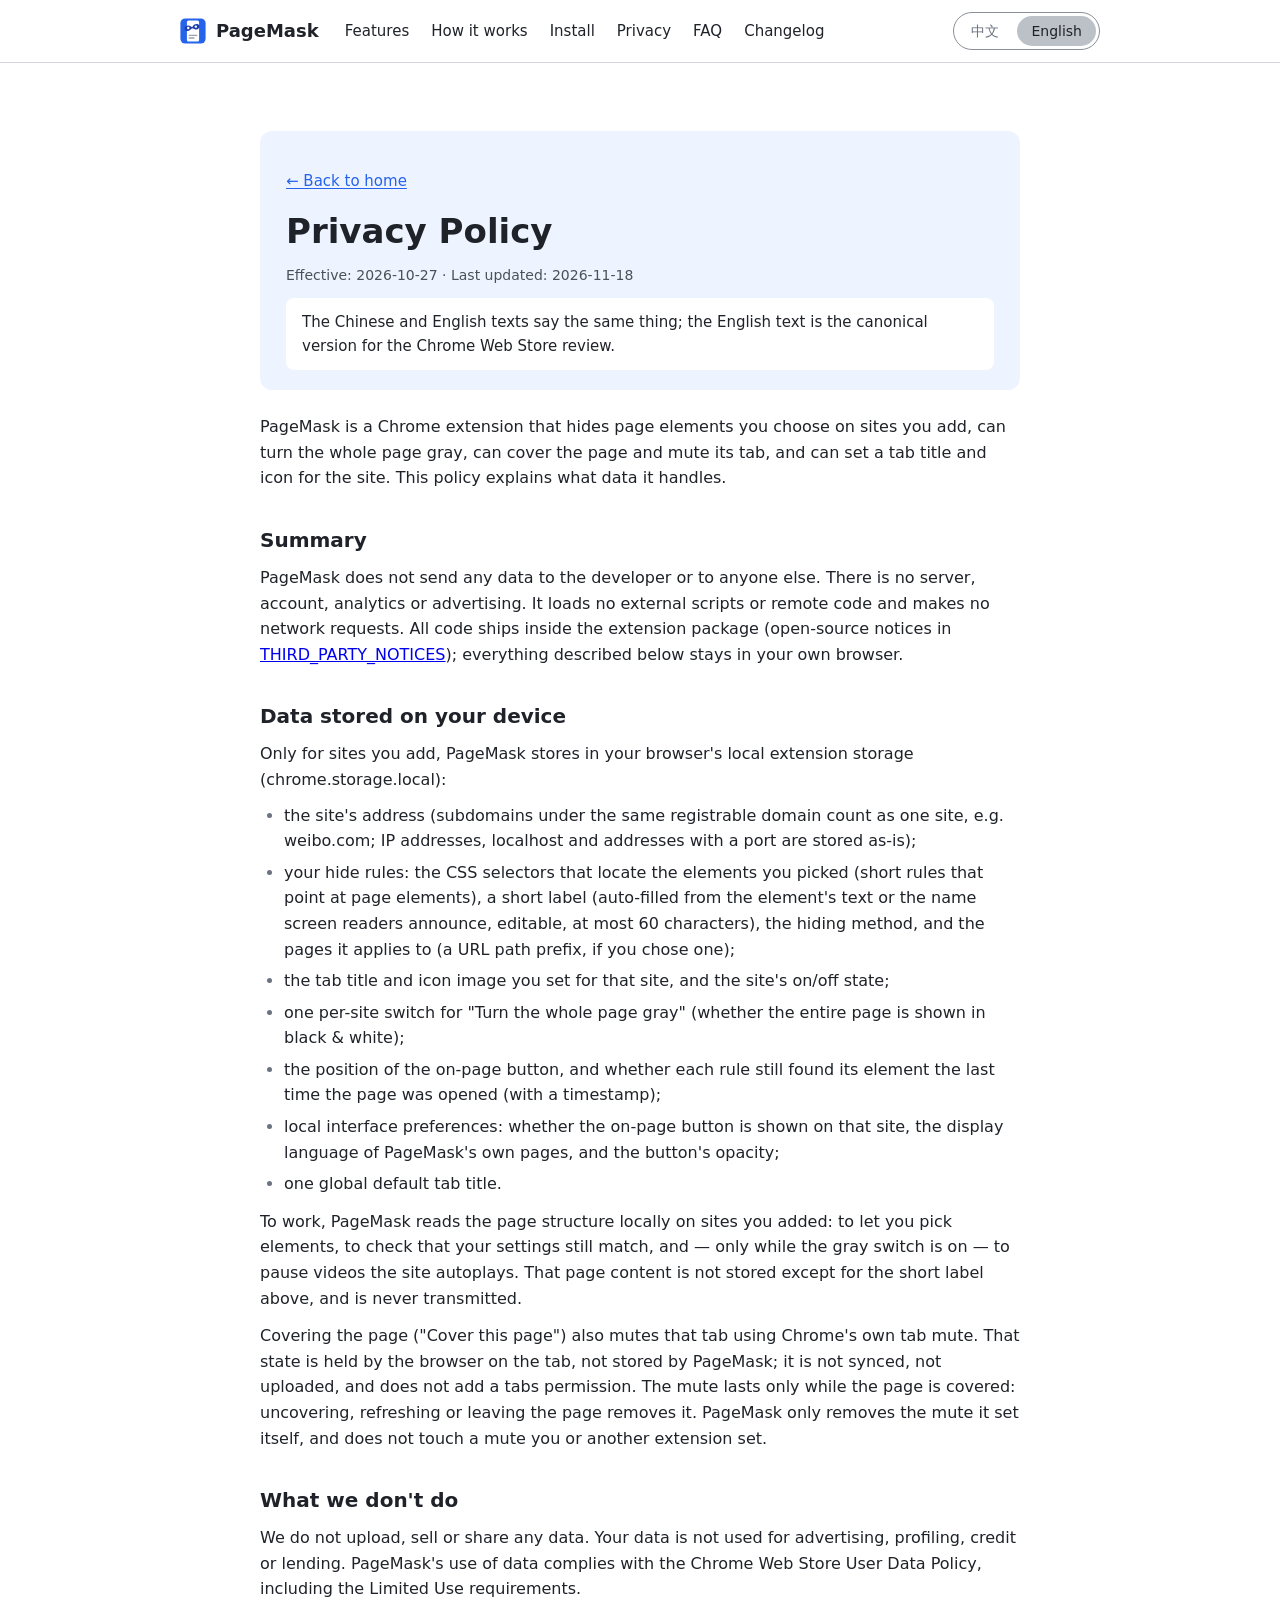
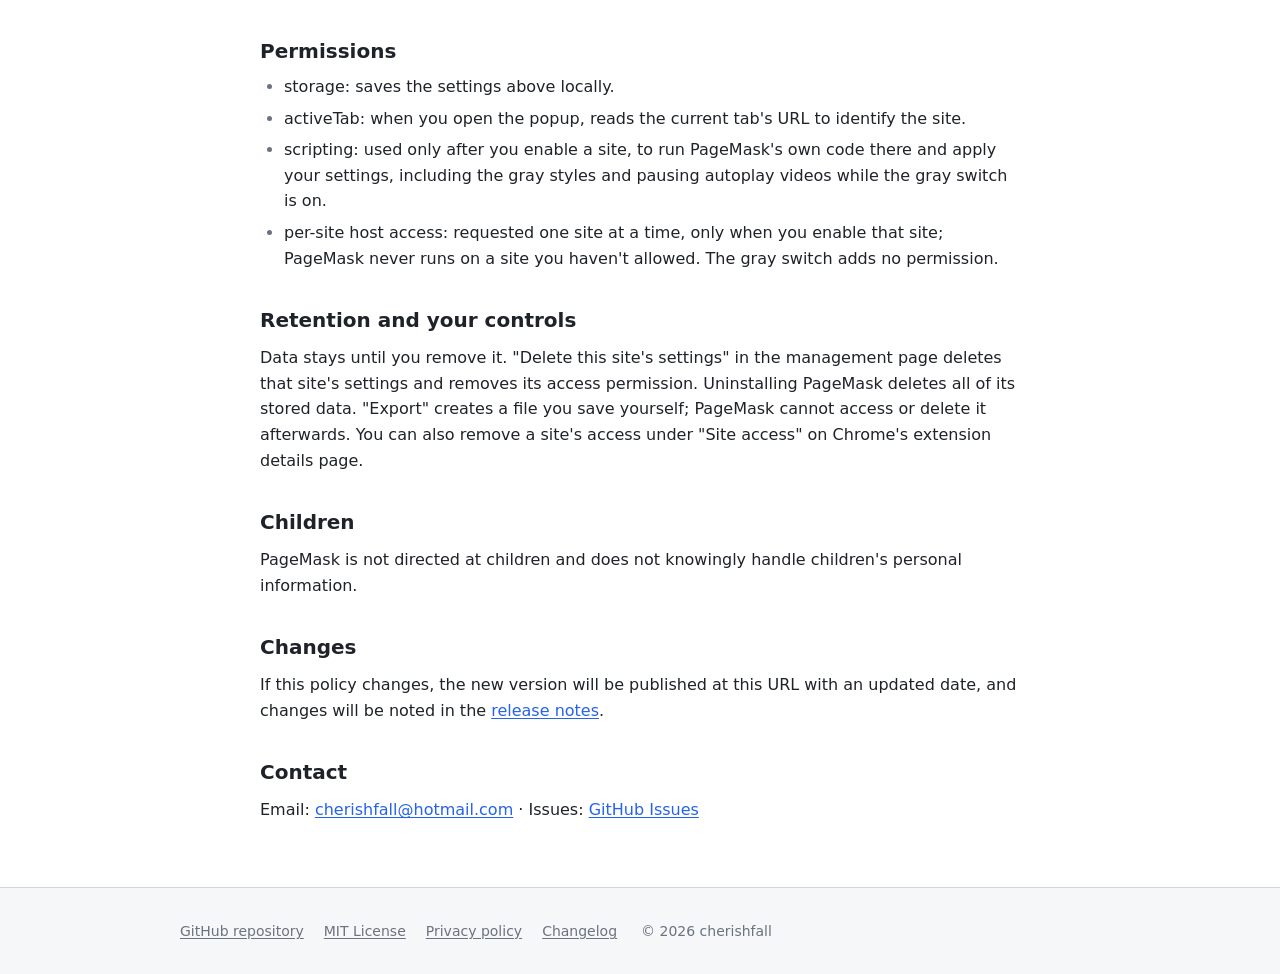
<file: page-mask/privacy.html>
<!doctype html>
<html lang="zh-CN" data-title-zh="隐私政策 · PageMask" data-title-en="Privacy Policy · PageMask" data-desc-zh="PageMask 的隐私政策：不上传、不出售、不分享数据，设置只存在你的浏览器里。" data-desc-en="PageMask's privacy policy: no uploads, no selling, no sharing; settings stay in your browser.">
<head>
<meta charset="utf-8">
<meta name="viewport" content="width=device-width, initial-scale=1">
<meta name="color-scheme" content="light dark">
<meta name="description" content="PageMask 的隐私政策：不上传、不出售、不分享数据，设置只存在你的浏览器里。">
<meta name="theme-color" content="#ffffff" media="(prefers-color-scheme: light)">
<meta name="theme-color" content="#1f2329" media="(prefers-color-scheme: dark)">
<title>隐私政策 · PageMask</title>
<link rel="icon" href="data:image/svg+xml,%3Csvg xmlns='http://www.w3.org/2000/svg' viewBox='0 0 128 128'%3E%3Crect x='2' y='2' width='124' height='124' rx='24' fill='%232563eb'/%3E%3Crect x='34' y='12' width='60' height='104' rx='8' fill='%23fff'/%3E%3Crect x='42' y='82' width='44' height='7' rx='3.5' fill='%239aa3af'/%3E%3Crect x='42' y='95' width='30' height='7' rx='3.5' fill='%239aa3af'/%3E%3Cg transform='rotate(-10 64 50) translate(-4 -6)'%3E%3Cpath d='M26 48 C34 36 50 36 58 45 L64 51 L70 45 C78 36 94 36 102 48 C102 64 88 70 76 63 L64 56 L52 63 C40 70 26 64 26 48 Z' fill='%231e40af'/%3E%3Ccircle cx='45' cy='51' r='6' fill='%23fff'/%3E%3Ccircle cx='83' cy='51' r='6' fill='%23fff'/%3E%3C/g%3E%3C/svg%3E">
<script>
/* 语言偏好在首次绘制前应用，避免英文用户看到中文闪一下：访客点过切换钮的存储偏好
   优先，其次首次访问按浏览器界面语言判定，中文兜底（JS 关闭也保持中文） */
(function () {
  'use strict';
  var lang = null;
  try { lang = localStorage.getItem('pagemask-landing-lang'); } catch (e) {}
  if (lang !== 'zh' && lang !== 'en') {
    /* 首次访问按浏览器界面语言判定：简体中文看中文，其余（含繁体——没有繁体语言包）看英文；
       「中文」的判定口径与扩展 core/locale.ts 的「自动」一致。判定失败保持中文兜底 */
    try {
      var ui = String(navigator.language || '');
      lang = /^zh(?:[-_]|$)/i.test(ui) && !/(?:^|[-_])(?:hant|tw|hk|mo)(?:[-_]|$)/i.test(ui) ? 'zh' : 'en';
    } catch (e) {
      lang = 'zh';
    }
  }
  if (lang === 'en') {
    document.documentElement.classList.add('lang-en');
    document.documentElement.lang = 'en';
  }
})();
</script>
<style>
/* ── 色彩：与扩展 styles/tokens.css 同一套明暗两档（bg / bg-subtle / fg / muted / accent / border）。
   结构按 modern-web-guidance「dark-mode」：原始色值 → 语义变量默认浅色 →
   @media prefers-color-scheme 兜底（不支持 light-dark() 的浏览器）→ @supports light-dark()。
   对比度沿用 tokens.css 已实测的组合：fg/bg 15.78·12.75，muted/bg 4.83·5.98，
   accent/bg 5.17·7.68，border-control/bg 3.25·4.13（正文 ≥4.5，控件边界 ≥3）。 ── */
:root {
  color-scheme: light dark;

  /* 原始色值 */
  --accent-l: #2563eb;        --accent-d: #93b4ff;
  --accent-hover-l: #1d4ed8;  --accent-hover-d: #b4cbff;
  --accent-active-l: #1e40af; --accent-active-d: #c9dbff;
  --on-accent-l: #ffffff;     --on-accent-d: #1f2329;
  --fg-l: #1f2329;            --fg-d: #e5e7eb;
  --muted-l: #6b7280;         --muted-d: #9aa0a6;
  --bg-l: #ffffff;            --bg-d: #1f2329;
  --bg-subtle-l: #f6f7f9;     --bg-subtle-d: #2a2e35;
  --control-hover-l: #eef0f3; --control-hover-d: #23262c;
  --control-active-l: #e4e7eb;--control-active-d: #1d2025;
  --bg-selected-l: #bcc1c8;   --bg-selected-d: #303743;
  --border-l: #d1d5db;        --border-d: #3f444c;
  --border-control-l: #8a8f98;--border-control-d: #7d838c;
  /* 品牌色调（呼应图标）：淡蓝场（M3 tonal surface），文档页头卡与品牌顶边共用 */
  --brand-tint-l: #eef4ff;    --brand-tint-d: #222b45;

  /* 语义变量（默认浅色） */
  --accent: var(--accent-l);
  --accent-hover: var(--accent-hover-l);
  --accent-active: var(--accent-active-l);
  --on-accent: var(--on-accent-l);
  --fg: var(--fg-l);
  --muted: var(--muted-l);
  --bg: var(--bg-l);
  --bg-subtle: var(--bg-subtle-l);
  --control-hover: var(--control-hover-l);
  --control-active: var(--control-active-l);
  --bg-selected: var(--bg-selected-l);
  --border: var(--border-l);
  --border-control: var(--border-control-l);
  --brand-tint: var(--brand-tint-l);

  /* 动效：只动颜色类属性，150ms（design-ui §九）；reduced-motion 降到 120ms */
  --motion: 150ms;
  --ease: cubic-bezier(0.2, 0, 0.38, 0.9);
  --radius: 8px;
  --radius-card: 12px;
}
@media (prefers-color-scheme: dark) {
  :root {
    --accent: var(--accent-d);
    --accent-hover: var(--accent-hover-d);
    --accent-active: var(--accent-active-d);
    --on-accent: var(--on-accent-d);
    --fg: var(--fg-d);
    --muted: var(--muted-d);
    --bg: var(--bg-d);
    --bg-subtle: var(--bg-subtle-d);
    --control-hover: var(--control-hover-d);
    --control-active: var(--control-active-d);
    --bg-selected: var(--bg-selected-d);
    --border: var(--border-d);
    --border-control: var(--border-control-d);
    --brand-tint: var(--brand-tint-d);
  }
}
@supports (color: light-dark(#fff, #000)) {
  :root {
    --accent: light-dark(var(--accent-l), var(--accent-d));
    --accent-hover: light-dark(var(--accent-hover-l), var(--accent-hover-d));
    --accent-active: light-dark(var(--accent-active-l), var(--accent-active-d));
    --on-accent: light-dark(var(--on-accent-l), var(--on-accent-d));
    --fg: light-dark(var(--fg-l), var(--fg-d));
    --muted: light-dark(var(--muted-l), var(--muted-d));
    --bg: light-dark(var(--bg-l), var(--bg-d));
    --bg-subtle: light-dark(var(--bg-subtle-l), var(--bg-subtle-d));
    --control-hover: light-dark(var(--control-hover-l), var(--control-hover-d));
    --control-active: light-dark(var(--control-active-l), var(--control-active-d));
    --bg-selected: light-dark(var(--bg-selected-l), var(--bg-selected-d));
    --border: light-dark(var(--border-l), var(--border-d));
    --border-control: light-dark(var(--border-control-l), var(--border-control-d));
    --brand-tint: light-dark(var(--brand-tint-l), var(--brand-tint-d));
  }
}
@media (forced-colors: active) {
  :root {
    --accent: Highlight;
    --accent-hover: Highlight;
    --accent-active: Highlight;
    --on-accent: HighlightText;
    --fg: CanvasText;
    --muted: CanvasText;
    --bg: Canvas;
    --bg-subtle: Canvas;
    --control-hover: Canvas;
    --control-active: Canvas;
    --bg-selected: Canvas;
    --border: CanvasText;
    --border-control: CanvasText;
    --brand-tint: Canvas;
  }
}
@media (prefers-reduced-motion: reduce) {
  :root { --motion: 120ms; }
}
@media (prefers-reduced-motion: no-preference) {
  html { scroll-behavior: smooth; }
}

/* ── 基础 ── */
*, *::before, *::after { box-sizing: border-box; }
html { -webkit-text-size-adjust: 100%; }
body {
  margin: 0;
  background: var(--bg);
  color: var(--fg);
  font-family: system-ui, -apple-system, "PingFang SC", "Microsoft YaHei", sans-serif;
  font-size: 16px;
  line-height: 1.6;
}
h1, h2, h3, p, ul, ol { margin: 0; }
svg { display: block; }
main:focus { outline: none; }
.container { max-width: 960px; margin-inline: auto; padding-inline: 20px; }

/* ── 双语切换：默认显示中文（JS 关闭或语言判定失败时的兜底）；html.lang-en 时显示英文 ── */
html:not(.lang-en) body [lang="en"] { display: none; }
html.lang-en body [lang="zh-CN"] { display: none; }

/* ── 焦点可见 ── */
:where(a, button, summary):focus-visible {
  outline: 2px solid var(--accent);
  outline-offset: 2px;
  border-radius: 4px;
}
/* 状态切换只动颜色类属性 */
a, button, summary {
  transition:
    color var(--motion) var(--ease),
    background-color var(--motion) var(--ease),
    border-color var(--motion) var(--ease);
}

/* ── 跳转链接（skip link）：默认视觉隐藏，键盘聚焦时出现 ── */
.skip-link {
  position: fixed;
  top: 12px;
  left: 12px;
  z-index: 20;
  padding: 10px 14px;
  border-radius: var(--radius);
  background: var(--accent);
  color: var(--on-accent);
  font-weight: 500;
  text-decoration: none;
}
.skip-link:not(:focus) {
  position: absolute;
  width: 1px;
  height: 1px;
  overflow: hidden;
  clip-path: inset(50%);
  white-space: nowrap;
}

/* ── 页头 ── */
.site-header { border-bottom: 1px solid var(--border); background: var(--bg); }
/* 文档页头卡（M3 tonal container）：标题区坐在淡蓝场上，正文仍在白底（GOV.UK 纪律）。
   与 index.html 的 hero 共用 --brand-tint；changelog.html 由本文件作模板生成，同款生效。
   这是文档页唯一的品牌时刻（frontend-design：boldness 花在一处，其余安静） */
.page-head {
  margin: 28px 0 8px;
  padding: 22px 26px 20px;
  background: var(--brand-tint);
  border-radius: var(--radius-card);
}
/* 目检提示项：muted 灰在淡蓝场上贴着 AA 线，页头卡内的次要文字改用正文色降透明度——
   层次保留（字号已区分），对比度回到舒适区（两档都 >6:1） */
.page-head .policy-meta { color: var(--fg); opacity: 0.78; }
.site-header .container {
  display: flex;
  flex-wrap: wrap;
  align-items: center;
  gap: 8px 24px;
  padding-block: 12px;
}
.brand {
  display: inline-flex;
  align-items: center;
  gap: 10px;
  padding: 4px 0;
  font-size: 18px;
  font-weight: 600;
  color: var(--fg);
  text-decoration: none;
}
.brand svg { flex: none; width: 26px; height: 26px; }
.site-nav ul {
  display: flex;
  flex-wrap: wrap;
  gap: 2px 18px;
  margin: 0;
  padding: 0;
  list-style: none;
}
.site-nav a {
  display: inline-block;
  padding: 6px 2px;
  font-size: 15px;
  color: var(--fg);
  text-decoration: none;
  border-radius: 4px;
}
.site-nav a:hover {
  color: var(--accent);
  text-decoration: underline;
  text-underline-offset: 3px;
}
.lang-group {
  display: inline-flex;
  gap: 4px;
  margin-inline-start: auto;
  padding: 3px;
  border: 1px solid var(--border-control);
  border-radius: 999px;
}
.lang-group button {
  min-height: 30px;
  padding: 3px 14px;
  border: 0;
  border-radius: 999px;
  background: transparent;
  color: var(--muted);
  font: inherit;
  font-size: 14px;
  font-weight: 500;
  cursor: pointer;
}
.lang-group button:hover { color: var(--fg); }
.lang-group button[aria-pressed="true"] { background: var(--bg-selected); color: var(--fg); }

/* ── 政策正文 ── */
.policy { padding-block: 40px 64px; }
/* 正文行宽（1.0.11）：960 宽下一行 55 个以上汉字，长句容易串行。
   收到 760（约 40–45 字），与 GOV.UK / USWDS 的正文行宽纪律一致 */
.policy > * { max-width: 760px; margin-inline: auto; }
.back { font-size: 15px; }
.policy h1 {
  margin-top: 14px;
  font-size: clamp(28px, 4vw, 34px);
  font-weight: 600;
  line-height: 1.2;
}
.policy-meta { margin-top: 12px; color: var(--muted); font-size: 14px; }
.policy-note {
  margin-top: 16px;
  padding: 12px 16px;
  border-radius: var(--radius);
  /* 页头卡内嵌的说明条：用纯白与淡蓝卡分层（bg-subtle 灰在蓝卡里色温错位，目检提示项）；
     卡外无 page-head 时仍是灰底白页，无观感差异 */
  background: var(--bg);
  font-size: 15px;
}
.policy section { margin-top: 36px; }
.policy h2 { font-size: 20px; font-weight: 600; line-height: 1.3; }
.policy p { margin-top: 12px; }
.policy ul, .policy ol { margin-top: 10px; padding-inline-start: 24px; }
.policy li { margin-block: 6px; }
.policy li::marker { color: var(--muted); }
.policy .text-link { color: var(--accent); text-decoration: underline; text-underline-offset: 2px; }
.policy .text-link:hover { color: var(--accent-hover); }
.policy .text-link:active { color: var(--accent-active); }
/* 独立摆放的文字入口（不嵌在句子里）：补上下内边距，可点区 ≥24px（WCAG 2.5.8；
   句子里的行内链接按其「inline」例外豁免） */
.link-standalone { display: inline-block; padding: 4px 0; }

/* ── 页脚 ── */
.site-footer {
  border-top: 1px solid var(--border);
  background: var(--bg-subtle);
  padding-block: 28px;
  color: var(--muted);
  font-size: 14px;
}
.site-footer .container {
  display: flex;
  flex-wrap: wrap;
  align-items: center;
  gap: 8px 24px;
}
.site-footer ul {
  display: flex;
  flex-wrap: wrap;
  gap: 6px 20px;
  margin: 0;
  padding: 0;
  list-style: none;
}
.site-footer a {
  display: inline-block;
  padding: 4px 0;
  color: var(--muted);
  text-decoration: underline;
  text-underline-offset: 2px;
}
.site-footer a:hover { color: var(--fg); }

/* ── 响应式：360px 起单列 ── */
@media (max-width: 479px) {
  .site-header .container { gap: 8px 16px; }
  .lang-group { margin-inline-start: 0; }
}
</style>
</head>
<body>
<a class="skip-link" href="#main"><span lang="zh-CN">跳到主要内容</span><span lang="en">Skip to main content</span></a>

<header class="site-header">
  <div class="container">
    <a class="brand" href="index.html">
      <!-- 品牌图标就是扩展主图标：图形逐字取自 cherishfall/page-mask 的 assets/icon/icon.svg（128px 版，
           也就是商店列表与扩展管理页显示的那一份）。改图标时两边一起改，不要在这里另画一版。 -->
      <svg viewBox="0 0 128 128" aria-hidden="true">
        <rect x="2" y="2" width="124" height="124" rx="24" fill="#2563eb"/>
        <rect x="34" y="12" width="60" height="104" rx="8" fill="#ffffff"/>
        <rect x="42" y="82" width="44" height="7" rx="3.5" fill="#9aa3af"/>
        <rect x="42" y="95" width="30" height="7" rx="3.5" fill="#9aa3af"/>
        <g transform="rotate(-10 64 50) translate(-4 -6)">
          <path d="M26 48 C34 36 50 36 58 45 L64 51 L70 45 C78 36 94 36 102 48 C102 64 88 70 76 63 L64 56 L52 63 C40 70 26 64 26 48 Z" fill="#1e40af"/>
          <circle cx="45" cy="51" r="6" fill="#ffffff"/>
          <circle cx="83" cy="51" r="6" fill="#ffffff"/>
        </g>
      </svg>
      <span>PageMask</span>
    </a>
    <nav class="site-nav">
      <ul>
        <li><a href="index.html#features"><span lang="zh-CN">功能</span><span lang="en">Features</span></a></li>
        <li><a href="index.html#how"><span lang="zh-CN">怎么用</span><span lang="en">How it works</span></a></li>
        <li><a href="index.html#install"><span lang="zh-CN">安装</span><span lang="en">Install</span></a></li>
        <li><a href="index.html#privacy"><span lang="zh-CN">隐私</span><span lang="en">Privacy</span></a></li>
        <li><a href="index.html#faq"><span lang="zh-CN">常见问题</span><span lang="en">FAQ</span></a></li>
        <li><a href="changelog.html"><span lang="zh-CN">更新日志</span><span lang="en">Changelog</span></a></li>
      </ul>
    </nav>
    <div class="lang-group" id="lang-group" role="group" aria-label="界面语言">
      <button type="button" id="lang-zh" aria-pressed="true">中文</button>
      <button type="button" id="lang-en" aria-pressed="false">English</button>
    </div>
  </div>
</header>

<main id="main" tabindex="-1">
  <div class="container policy">
    <div class="page-head">
      <p class="back"><a class="text-link link-standalone" href="index.html"><span lang="zh-CN">← 返回首页</span><span lang="en">← Back to home</span></a></p>
      <h1><span lang="zh-CN">隐私政策</span><span lang="en">Privacy Policy</span></h1>
      <p class="policy-meta"><span lang="zh-CN">生效日期 2026-10-27 · 最后更新 2026-11-18</span><span lang="en">Effective: 2026-10-27 · Last updated: 2026-11-18</span></p>
      <p class="policy-note"><span lang="zh-CN">中文与英文内容一致；Chrome 应用商店审核以英文全文为准。</span><span lang="en">The Chinese and English texts say the same thing; the English text is the canonical version for the Chrome Web Store review.</span></p>
    </div>

    <p style="margin-top: 24px;">
      <span lang="zh-CN">PageMask 是一个 Chrome 扩展：在你添加的网站上收起选中的页面内容，把整页变成黑白，遮住整页并静音这个标签页，也能改这个网站的标签页标题和图标。这份政策说明它处理哪些数据。</span>
      <span lang="en">PageMask is a Chrome extension that hides page elements you choose on sites you add, can turn the whole page gray, can cover the page and mute its tab, and can set a tab title and icon for the site. This policy explains what data it handles.</span>
    </p>

    <section>
      <h2><span lang="zh-CN">概要</span><span lang="en">Summary</span></h2>
      <p>
        <span lang="zh-CN">PageMask 不向开发者或任何第三方发送任何数据。它没有服务器、没有账号、没有统计、没有广告；不加载任何外部脚本或远程代码，也不发起网络请求。全部代码都在扩展包里（开源库清单见 <a href="https://github.com/cherishfall/page-mask/blob/master/public/THIRD_PARTY_NOTICES.txt">THIRD_PARTY_NOTICES</a>）；下面说的一切都只留在你自己的浏览器里。</span>
        <span lang="en">PageMask does not send any data to the developer or to anyone else. There is no server, account, analytics or advertising. It loads no external scripts or remote code and makes no network requests. All code ships inside the extension package (open-source notices in <a href="https://github.com/cherishfall/page-mask/blob/master/public/THIRD_PARTY_NOTICES.txt">THIRD_PARTY_NOTICES</a>); everything described below stays in your own browser.</span>
      </p>
    </section>

    <section>
      <h2><span lang="zh-CN">保存在你设备上的数据</span><span lang="en">Data stored on your device</span></h2>
      <p>
        <span lang="zh-CN">只针对你主动添加的网站，PageMask 会在浏览器的扩展本地存储（chrome.storage.local）里保存：</span>
        <span lang="en">Only for sites you add, PageMask stores in your browser's local extension storage (chrome.storage.local):</span>
      </p>
      <ul>
        <li>
          <span lang="zh-CN">网站地址（同一个主域下的子域算同一个网站，例如 weibo.com；IP 地址、localhost 和带端口的地址按原样保存）；</span>
          <span lang="en">the site's address (subdomains under the same registrable domain count as one site, e.g. weibo.com; IP addresses, localhost and addresses with a port are stored as-is);</span>
        </li>
        <li>
          <span lang="zh-CN">你的收起规则：用来找到你所选元素的 CSS 选择器（一段定位网页元素的小规则）、一个短标签（按元素文字或读屏软件读到的名称自动填好，可以修改，最长 60 个字符）、收起方式，以及生效的页面（如果选了某一类页面，就是一段网址路径前缀）；</span>
          <span lang="en">your hide rules: the CSS selectors that locate the elements you picked (short rules that point at page elements), a short label (auto-filled from the element's text or the name screen readers announce, editable, at most 60 characters), the hiding method, and the pages it applies to (a URL path prefix, if you chose one);</span>
        </li>
        <li>
          <span lang="zh-CN">你为该网站设置的标签页标题与图标图片，以及该网站的开关状态；</span>
          <span lang="en">the tab title and icon image you set for that site, and the site's on/off state;</span>
        </li>
        <li>
          <span lang="zh-CN">该网站的一个开关：「整页变灰」（该网站是否整页黑白显示）；</span>
          <span lang="en">one per-site switch for "Turn the whole page gray" (whether the entire page is shown in black &amp; white);</span>
        </li>
        <li>
          <span lang="zh-CN">页面内按钮的位置，以及每条规则上次打开页面时是否还能找到目标（带时间戳）；</span>
          <span lang="en">the position of the on-page button, and whether each rule still found its element the last time the page was opened (with a timestamp);</span>
        </li>
        <li>
          <span lang="zh-CN">本机的界面偏好：该网站是否显示页面内按钮、PageMask 自己界面的显示语言、按钮的不透明度；</span>
          <span lang="en">local interface preferences: whether the on-page button is shown on that site, the display language of PageMask's own pages, and the button's opacity;</span>
        </li>
        <li>
          <span lang="zh-CN">一个全局默认的标签页标题。</span>
          <span lang="en">one global default tab title.</span>
        </li>
      </ul>
      <p>
        <span lang="zh-CN">PageMask 需要在你添加的网站上读取页面结构，全部在本机完成：让你点选元素、核对保存的设置是否还找得到目标；只在变灰开关打开期间，还会用来暂停自动播放的视频。除了上面那个短标签，页面内容不会被保存，也不会被发送出去。</span>
        <span lang="en">To work, PageMask reads the page structure locally on sites you added: to let you pick elements, to check that your settings still match, and — only while the gray switch is on — to pause videos the site autoplays. That page content is not stored except for the short label above, and is never transmitted.</span>
      </p>
      <p>
        <span lang="zh-CN">遮住整页（「遮住这一页」）时，会用 Chrome 自带的标签页静音把这个标签页静音。静音状态由浏览器记在标签页上，PageMask 不保存；不同步、不上传，也不需要 tabs 权限。遮住期间才静音：撤掉遮住、刷新或离开页面，静音就解除。PageMask 只解除自己设置的静音，不会动你或别的扩展设置的静音。</span>
        <span lang="en">Covering the page ("Cover this page") also mutes that tab using Chrome's own tab mute. That state is held by the browser on the tab, not stored by PageMask; it is not synced, not uploaded, and does not add a tabs permission. The mute lasts only while the page is covered: uncovering, refreshing or leaving the page removes it. PageMask only removes the mute it set itself, and does not touch a mute you or another extension set.</span>
      </p>
    </section>

    <section>
      <h2><span lang="zh-CN">我们不做的事</span><span lang="en">What we don't do</span></h2>
      <p>
        <span lang="zh-CN">我们不上传、不出售、不分享任何数据。你的数据不会被用于广告、画像、信用评估或放贷。PageMask 对数据的使用符合 Chrome 应用商店的用户数据政策，包括 Limited Use 要求。</span>
        <span lang="en">We do not upload, sell or share any data. Your data is not used for advertising, profiling, credit or lending. PageMask's use of data complies with the Chrome Web Store User Data Policy, including the Limited Use requirements.</span>
      </p>
    </section>

    <section>
      <h2><span lang="zh-CN">权限</span><span lang="en">Permissions</span></h2>
      <ul>
        <li>
          <span lang="zh-CN">storage：在本地保存上述设置。</span>
          <span lang="en">storage: saves the settings above locally.</span>
        </li>
        <li>
          <span lang="zh-CN">activeTab：打开 popup 时读取当前标签页的网址，用来判断是哪个网站。</span>
          <span lang="en">activeTab: when you open the popup, reads the current tab's URL to identify the site.</span>
        </li>
        <li>
          <span lang="zh-CN">scripting：只在你开启某个网站时使用，用来在这个网站上运行 PageMask 自己的代码、应用你的设置，包括变灰样式，以及变灰开关打开期间暂停自动播放的视频。</span>
          <span lang="en">scripting: used only after you enable a site, to run PageMask's own code there and apply your settings, including the gray styles and pausing autoplay videos while the gray switch is on.</span>
        </li>
        <li>
          <span lang="zh-CN">按网站的主机权限：只在你开启某个网站时，针对这一个网站申请；没允许的网站不会运行。变灰开关没有带来新权限。</span>
          <span lang="en">per-site host access: requested one site at a time, only when you enable that site; PageMask never runs on a site you haven't allowed. The gray switch adds no permission.</span>
        </li>
      </ul>
    </section>

    <section>
      <h2><span lang="zh-CN">保留期限与你掌握的操作</span><span lang="en">Retention and your controls</span></h2>
      <p>
        <span lang="zh-CN">数据一直保留，直到你删掉它。在管理页对某个网站点「删除这个网站的设置」，会删掉该网站的设置并收回访问权限；卸载 PageMask 会删除它保存的全部数据；「导出」生成的文件由你自己保存，PageMask 之后读不到也删不掉。你也可以在 Chrome 扩展详情页的「网站访问权限」里移除某个网站的权限。</span>
        <span lang="en">Data stays until you remove it. "Delete this site's settings" in the management page deletes that site's settings and removes its access permission. Uninstalling PageMask deletes all of its stored data. "Export" creates a file you save yourself; PageMask cannot access or delete it afterwards. You can also remove a site's access under "Site access" on Chrome's extension details page.</span>
      </p>
    </section>

    <section>
      <h2><span lang="zh-CN">儿童</span><span lang="en">Children</span></h2>
      <p>
        <span lang="zh-CN">PageMask 不面向儿童，也不会在知情的情况下处理儿童的个人信息。</span>
        <span lang="en">PageMask is not directed at children and does not knowingly handle children's personal information.</span>
      </p>
    </section>

    <section>
      <h2><span lang="zh-CN">变更</span><span lang="en">Changes</span></h2>
      <p>
        <span lang="zh-CN">如果本政策发生变化，新版本会发布在这个网址上并更新日期，变更也会写进<a class="text-link" href="https://github.com/cherishfall/page-mask/blob/master/CHANGELOG.md">更新日志</a>。</span>
        <span lang="en">If this policy changes, the new version will be published at this URL with an updated date, and changes will be noted in the <a class="text-link" href="https://github.com/cherishfall/page-mask/blob/master/CHANGELOG.md">release notes</a>.</span>
      </p>
    </section>

    <section>
      <h2><span lang="zh-CN">联系方式</span><span lang="en">Contact</span></h2>
      <p>
        <span lang="zh-CN">邮箱：<a class="text-link" href="mailto:cherishfall@hotmail.com">cherishfall@hotmail.com</a> · 问题反馈：<a class="text-link" href="https://github.com/cherishfall/page-mask/issues">GitHub Issues</a></span>
        <span lang="en">Email: <a class="text-link" href="mailto:cherishfall@hotmail.com">cherishfall@hotmail.com</a> · Issues: <a class="text-link" href="https://github.com/cherishfall/page-mask/issues">GitHub Issues</a></span>
      </p>
    </section>
  </div>
</main>

<footer class="site-footer">
  <div class="container">
    <ul>
      <li><a href="https://github.com/cherishfall/page-mask"><span lang="zh-CN">GitHub 仓库</span><span lang="en">GitHub repository</span></a></li>
      <li><a href="https://github.com/cherishfall/page-mask/blob/master/LICENSE">MIT License</a></li>
      <li><a href="privacy.html"><span lang="zh-CN">隐私政策</span><span lang="en">Privacy policy</span></a></li>
      <li><a href="changelog.html"><span lang="zh-CN">更新日志</span><span lang="en">Changelog</span></a></li>
    </ul>
    <p>© 2026 cherishfall</p>
  </div>
</footer>

<script>
(function () {
  'use strict';
  var KEY = 'pagemask-landing-lang';
  var root = document.documentElement;
  var btnZh = document.getElementById('lang-zh');
  var btnEn = document.getElementById('lang-en');
  var group = document.getElementById('lang-group');
  function apply(lang, persist) {
    var en = lang === 'en';
    root.classList.toggle('lang-en', en);
    root.lang = en ? 'en' : 'zh-CN';
    btnZh.setAttribute('aria-pressed', en ? 'false' : 'true');
    btnEn.setAttribute('aria-pressed', en ? 'true' : 'false');
    document.title = en ? root.dataset.titleEn : root.dataset.titleZh;
    var desc = document.querySelector('meta[name="description"]');
    if (desc) desc.setAttribute('content', en ? root.dataset.descEn : root.dataset.descZh);
    if (group) group.setAttribute('aria-label', en ? 'Language' : '界面语言');
    if (persist) { try { localStorage.setItem(KEY, lang); } catch (e) {} }
  }
  btnZh.addEventListener('click', function () { apply('zh', true); });
  btnEn.addEventListener('click', function () { apply('en', true); });
  /* 初始化跟随头部脚本已定的状态（存储偏好或首次访问的浏览器语言判定），只同步按钮态/标题/描述 */
  apply(root.classList.contains('lang-en') ? 'en' : 'zh', false);
})();
</script>
</body>
</html>
</file>
<file: mise-deck/site.css>
/* MiseDeck site styles.
 *
 * One shared stylesheet for the landing page and the changelog. The
 * PageMask site copies its token block into every page; two pages do not
 * justify a copy-paste palette that can drift — the tokens below are the
 * app's own (docs/design/visual-language.md), which are in turn derived
 * from mise.jdx.dev's warm parchment / charcoal family.
 */

/* Self-hosted faces — the same files the app ships (OFL 1.1). */
@font-face {
  font-family: "Cormorant Garamond";
  font-style: normal;
  font-weight: 300 700;
  font-display: swap;
  src: url("fonts/cormorant-garamond-latin.woff2") format("woff2");
  unicode-range: U+0000-00FF, U+0131, U+0152-0153, U+02BB-02BC, U+02C6, U+02DA,
    U+02DC, U+0304, U+0308, U+0329, U+2000-206F, U+20AC, U+2122, U+2191, U+2193,
    U+2212, U+2215, U+FEFF, U+FFFD;
}
@font-face {
  font-family: "Cormorant Garamond";
  font-style: normal;
  font-weight: 300 700;
  font-display: swap;
  src: url("fonts/cormorant-garamond-latin-ext.woff2") format("woff2");
  unicode-range: U+0100-02BA, U+02BD-02C5, U+02C7-02CC, U+02CE-02D7, U+02DD-02FF,
    U+0304, U+0308, U+0329, U+1D00-1DBF, U+1E00-1E9F, U+1EF2-1EFF, U+2020,
    U+20A0-20AB, U+20AD-20C0, U+2113, U+2C60-2C7F, U+A720-A7FF;
}
@font-face {
  font-family: "Space Grotesk";
  font-style: normal;
  font-weight: 300 700;
  font-display: swap;
  src: url("fonts/space-grotesk-latin.woff2") format("woff2");
  unicode-range: U+0000-00FF, U+0131, U+0152-0153, U+02BB-02BC, U+02C6, U+02DA,
    U+02DC, U+0304, U+0308, U+0329, U+2000-206F, U+20AC, U+2122, U+2191, U+2193,
    U+2212, U+2215, U+FEFF, U+FFFD;
}
@font-face {
  font-family: "Space Grotesk";
  font-style: normal;
  font-weight: 300 700;
  font-display: swap;
  src: url("fonts/space-grotesk-latin-ext.woff2") format("woff2");
  unicode-range: U+0100-02BA, U+02BD-02C5, U+02C7-02CC, U+02CE-02D7, U+02DD-02FF,
    U+0304, U+0308, U+0329, U+1D00-1DBF, U+1E00-1E9F, U+1EF2-1EFF, U+2020,
    U+20A0-20AB, U+20AD-20C0, U+2113, U+2C60-2C7F, U+A720-A7FF;
}
@font-face {
  font-family: "JetBrains Mono";
  font-style: normal;
  font-weight: 300 700;
  font-display: swap;
  src: url("fonts/jetbrains-mono-latin.woff2") format("woff2");
  unicode-range: U+0000-00FF, U+0131, U+0152-0153, U+02BB-02BC, U+02C6, U+02DA,
    U+02DC, U+0304, U+0308, U+0329, U+2000-206F, U+20AC, U+2122, U+2191, U+2193,
    U+2212, U+2215, U+FEFF, U+FFFD;
}
@font-face {
  font-family: "JetBrains Mono";
  font-style: normal;
  font-weight: 300 700;
  font-display: swap;
  src: url("fonts/jetbrains-mono-latin-ext.woff2") format("woff2");
  unicode-range: U+0100-02BA, U+02BD-02C5, U+02C7-02CC, U+02CE-02D7, U+02DD-02FF,
    U+0304, U+0308, U+0329, U+1D00-1DBF, U+1E00-1E9F, U+1EF2-1EFF, U+2020,
    U+20A0-20AB, U+20AD-20C0, U+2113, U+2C60-2C7F, U+A720-A7FF;
}

/* ---------------------------------------------------------------- tokens */
:root {
  color-scheme: light dark;

  /* The app's own palette (docs/design/visual-language.md). */
  --bg: #fdf8f3;
  --surface: #f8f0e2;
  --chrome: #f5ede3;
  --chrome-2: #f0e6da;
  --text: #2a1f1a;
  --dim: #5a4d42;
  --quiet: #7d7068;
  --accent: #8b2252;
  --accent-strong: #721a43;
  --accent-soft: #8b225214;
  --ok: #6b7f4e;
  --warn: #9a7245;
  --danger: #c44536;
  --line: rgba(42, 31, 26, 0.16);
  --line-strong: rgba(42, 31, 26, 0.34);
  --shadow: 0 18px 48px -24px rgba(42, 31, 26, 0.42);

  --font-display: "Cormorant Garamond", "Songti SC", "SimSun", Georgia, serif;
  --font-ui: "Space Grotesk", "PingFang SC", "Microsoft YaHei", system-ui,
    -apple-system, sans-serif;
  --font-mono: "JetBrains Mono", "SF Mono", Menlo, Consolas, monospace;

  --radius: 8px;
  --radius-card: 12px;
  --measure: 1080px;
  --motion: 150ms;
  --ease: cubic-bezier(0.2, 0, 0.38, 0.9);
}

@media (prefers-color-scheme: dark) {
  :root {
    --bg: #141010;
    --surface: #221c1a;
    --chrome: #1c1614;
    --chrome-2: #1f1816;
    --text: #ede6df;
    --dim: #c9bfb5;
    --quiet: #9e9288;
    --accent: #c75b7a;
    --accent-strong: #d98bac;
    --accent-soft: #c75b7a1f;
    --ok: #8fa86e;
    --warn: #c5975b;
    --danger: #c44536;
    --line: rgba(237, 230, 223, 0.16);
    --line-strong: rgba(237, 230, 223, 0.34);
    --shadow: 0 18px 48px -24px rgba(0, 0, 0, 0.7);
  }
}

/* ------------------------------------------------------------- baseline */
*,
*::before,
*::after {
  box-sizing: border-box;
}

html {
  -webkit-text-size-adjust: 100%;
}

body {
  margin: 0;
  background: var(--bg);
  color: var(--text);
  font-family: var(--font-ui);
  font-size: 16px;
  line-height: 1.65;
  -webkit-font-smoothing: antialiased;
}

html[lang="zh-CN"] body {
  line-height: 1.75;
}

a {
  color: var(--accent);
  text-decoration: none;
}

a:hover {
  color: var(--accent-strong);
}

:focus-visible {
  outline: 2px solid var(--accent);
  outline-offset: 2px;
  border-radius: 3px;
}

code,
.mono {
  font-family: var(--font-mono);
  font-size: 0.92em;
  background: var(--chrome-2);
  border-radius: 4px;
  padding: 1px 5px;
}

.eyebrow {
  font-family: var(--font-mono);
  font-size: 11px;
  letter-spacing: 0.18em;
  text-transform: uppercase;
  color: var(--quiet);
}

html[lang="zh-CN"] .eyebrow {
  letter-spacing: normal;
  text-transform: none;
}

.visually-hidden {
  position: absolute;
  width: 1px;
  height: 1px;
  margin: -1px;
  padding: 0;
  overflow: hidden;
  clip: rect(0 0 0 0);
  white-space: nowrap;
  border: 0;
}

.skip-link {
  position: absolute;
  left: -9999px;
  top: 0;
  background: var(--surface);
  color: var(--text);
  padding: 10px 16px;
  border-radius: var(--radius);
  z-index: 10;
}

.skip-link:focus {
  left: 12px;
  top: 12px;
}

/* ------------------------------------------------------- bilingual switch */
html:not(.lang-en) body [lang="en"] {
  display: none;
}

html.lang-en body [lang="zh-CN"] {
  display: none;
}

/* A release body that carries only one language: the missing half is
   rendered with the other language's text and one of these classes, so
   it shows in the language that lacks it and stays hidden in the one
   that already has it (the generator's `rel-fallback-*`). */
html:not(.lang-en) body .rel-fallback-en {
  display: none;
}

html.lang-en body .rel-fallback-zh {
  display: none;
}

/* The fallback half carries the `lang` of its own text, so a screen
   reader reads it in the language it is written in — the language
   rules above would then hide it. The class decides which language
   mode shows it; these two rules have the last word. */
html.lang-en body .rel-fallback-en {
  display: block;
}

html:not(.lang-en) body .rel-fallback-zh {
  display: block;
}

/* ---------------------------------------------------------------- layout */
.container {
  max-width: var(--measure);
  margin-inline: auto;
  padding-inline: 24px;
}

.section {
  padding-block: 72px;
}

.section.band {
  background: var(--chrome);
}

.section-head {
  max-width: 680px;
  margin-bottom: 36px;
}

.section-head h2 {
  font-family: var(--font-display);
  font-weight: 600;
  font-size: clamp(28px, 3.4vw, 36px);
  line-height: 1.2;
  margin: 10px 0 0;
}

.section-head p {
  color: var(--dim);
  margin: 12px 0 0;
}

/* ---------------------------------------------------------------- header */
.site-head {
  position: sticky;
  top: 0;
  z-index: 5;
  background: color-mix(in srgb, var(--bg) 88%, transparent);
  backdrop-filter: saturate(1.2) blur(8px);
  border-bottom: 1px solid var(--line);
}

.site-head .inner {
  display: flex;
  align-items: center;
  gap: 18px;
  min-height: 60px;
  flex-wrap: wrap;
}

.brand {
  display: inline-flex;
  align-items: center;
  gap: 10px;
  color: var(--text);
  font-family: var(--font-display);
  font-size: 22px;
  font-weight: 600;
  letter-spacing: 0.01em;
}

.brand img {
  width: 26px;
  height: 26px;
  border-radius: 6px;
}

.site-nav {
  display: flex;
  gap: 4px 18px;
  list-style: none;
  margin: 0;
  padding: 0;
  font-size: 15px;
}

.site-nav a {
  color: var(--dim);
  padding: 4px 0;
  border-bottom: 1px solid transparent;
}

.site-nav a:hover {
  color: var(--text);
  border-bottom-color: var(--accent);
}

.head-right {
  margin-inline-start: auto;
  display: flex;
  align-items: center;
  gap: 12px;
}

.ver-chip {
  font-family: var(--font-mono);
  font-size: 12px;
  color: var(--dim);
  border: 1px solid var(--line);
  border-radius: 999px;
  padding: 3px 10px;
}

.ver-chip:hover {
  color: var(--accent);
  border-color: var(--accent);
}

.lang-group {
  display: inline-flex;
  border: 1px solid var(--line);
  border-radius: 999px;
  overflow: hidden;
}

.lang-group button {
  font: inherit;
  font-size: 13px;
  padding: 4px 12px;
  border: 0;
  background: transparent;
  color: var(--dim);
  cursor: pointer;
  transition: background var(--motion) var(--ease), color var(--motion) var(--ease);
}

.lang-group button[aria-pressed="true"] {
  background: var(--accent-soft);
  color: var(--accent);
  font-weight: 600;
}

/* ------------------------------------------------------------------ hero */
.hero {
  padding-block: 88px 72px;
  background:
    radial-gradient(
      620px circle at 50% -12%,
      var(--accent-soft),
      transparent 70%
    ),
    linear-gradient(180deg, var(--chrome) 0%, var(--bg) 88%);
  text-align: center;
}

.hero img.app-icon {
  width: 72px;
  height: 72px;
  border-radius: 16px;
  box-shadow: var(--shadow);
}

.hero h1 {
  font-family: var(--font-display);
  font-weight: 600;
  font-size: clamp(38px, 6vw, 56px);
  line-height: 1.08;
  letter-spacing: -0.02em;
  margin: 18px 0 0;
}

.hero .slogan {
  font-size: clamp(18px, 2.4vw, 22px);
  color: var(--dim);
  margin: 12px 0 0;
}

.hero .lede {
  max-width: 620px;
  margin: 18px auto 0;
  color: var(--dim);
}

.hero .cta {
  display: flex;
  gap: 12px;
  justify-content: center;
  flex-wrap: wrap;
  margin-top: 28px;
}

.hero .trust {
  margin: 26px auto 0;
  max-width: 640px;
  font-size: 13px;
  color: var(--quiet);
}

.facts {
  display: flex;
  gap: 10px 28px;
  flex-wrap: wrap;
  justify-content: center;
  margin-top: 34px;
  font-family: var(--font-mono);
  font-size: 12px;
  color: var(--quiet);
}

.facts span::before {
  content: "·";
  margin-inline-end: 10px;
  color: var(--line-strong);
}

.facts span:first-child::before {
  content: none;
}

/* --------------------------------------------------------------- buttons */
.btn {
  display: inline-flex;
  align-items: center;
  justify-content: center;
  gap: 8px;
  min-height: 44px;
  padding: 10px 20px;
  border-radius: 999px;
  border: 1px solid transparent;
  font: inherit;
  font-size: 15px;
  font-weight: 600;
  cursor: pointer;
  transition: background var(--motion) var(--ease), color var(--motion) var(--ease),
    border-color var(--motion) var(--ease);
}

.btn-primary {
  background: var(--accent);
  color: #fff;
}

.btn-primary:hover {
  background: var(--accent-strong);
  color: #fff;
}

.btn-secondary {
  background: var(--surface);
  border-color: var(--line-strong);
  color: var(--text);
}

.btn-secondary:hover {
  border-color: var(--accent);
  color: var(--accent);
}

/* ------------------------------------------------------------- terminal */
.terminal {
  border: 1px solid var(--line);
  border-radius: var(--radius-card);
  overflow: hidden;
  background: var(--chrome);
  box-shadow: var(--shadow);
}

.terminal-bar {
  padding: 10px 16px;
  background: var(--chrome-2);
  border-bottom: 1px solid var(--line);
  font-family: var(--font-mono);
  font-size: 11px;
  letter-spacing: 0.14em;
  text-transform: uppercase;
  color: var(--quiet);
  display: flex;
  align-items: center;
  gap: 10px;
}

html[lang="zh-CN"] .terminal-bar {
  letter-spacing: normal;
  text-transform: none;
}

.terminal-bar::before {
  content: "";
  width: 8px;
  height: 8px;
  border-radius: 50%;
  background: var(--accent);
}

.terminal-lines {
  padding: 18px 20px;
  font-family: var(--font-mono);
  font-size: 13px;
  line-height: 1.9;
  overflow-x: auto;
}

.terminal-lines .prompt {
  color: var(--accent);
}

.terminal-lines .cmd {
  color: var(--text);
}

.terminal-lines .ok {
  color: var(--ok);
}

.terminal-lines .warn {
  color: var(--warn);
}

.terminal-lines .dim {
  color: var(--quiet);
}

/* --------------------------------------------------------------- feature */
.grid {
  display: grid;
  grid-template-columns: repeat(2, 1fr);
  gap: 14px;
}

.card {
  background: var(--surface);
  border-radius: var(--radius-card);
  padding: 22px 20px;
}

.card .cmd {
  display: block;
  font-family: var(--font-mono);
  font-size: 11px;
  color: var(--accent);
  margin-bottom: 10px;
  overflow-wrap: anywhere;
}

.card h3 {
  font-size: 17px;
  font-weight: 600;
  margin: 0 0 6px;
}

.card p {
  color: var(--dim);
  font-size: 14px;
  margin: 0;
}

.card .more {
  display: inline-block;
  margin-top: 10px;
  font-size: 14px;
}

.card[data-accent="env"] .cmd {
  color: var(--warn);
}

.card[data-accent="tasks"] .cmd {
  color: var(--ok);
}

.card[data-accent="plugins"] .cmd {
  color: var(--danger);
}

/* ------------------------------------------------------------ screenshot */
.shot-grid {
  display: grid;
  grid-template-columns: repeat(2, 1fr);
  gap: 20px;
}

.shot {
  margin: 0;
}

.shot-frame {
  border: 1px solid var(--line);
  border-radius: var(--radius-card);
  overflow: hidden;
  background: var(--surface);
  /* The screenshots are light; pinning the scheme keeps a dark page from
     showing a black gutter around a light frame. */
  color-scheme: light;
}

.shot-frame img {
  display: block;
  width: 100%;
  height: auto;
}

.shot figcaption {
  font-size: 14px;
  color: var(--dim);
  padding: 10px 2px 0;
}

.shot figcaption .name {
  color: var(--text);
  font-weight: 600;
}

/* The shot frame is a button (it opens the lightbox): keep the frame's
   look and reset the button chrome around it. */
button.shot-frame {
  appearance: none;
  display: block;
  width: 100%;
  padding: 0;
  font: inherit;
  color: inherit;
  text-align: inherit;
  cursor: zoom-in;
}

/* Nine shots in a two-column grid: the trailing odd one spans both
   columns so the grid never ends on a hole. */
.shot-grid .shot:last-child:nth-child(odd) {
  grid-column: 1 / -1;
}

/* The lightbox: one native dialog reused by every frame. The 1920 px webp
   is the same file the grid shows, so "full size" costs nothing extra. */
#shot-lightbox {
  border: 0;
  padding: 0;
  background: transparent;
  max-width: min(96vw, 1600px);
  max-height: 96vh;
}

#shot-lightbox:modal {
  overscroll-behavior: contain;
}

#shot-lightbox::backdrop {
  overflow: hidden;
  overscroll-behavior: contain;
  background: rgba(20, 16, 16, 0.66);
}

#shot-lightbox img {
  display: block;
  width: auto;
  height: auto;
  max-width: 100%;
  max-height: calc(96vh - 64px);
  border: 1px solid var(--line);
  border-radius: var(--radius-card) var(--radius-card) 0 0;
}

/* Opaque caption strip (#321): --dim directly on the dark backdrop
   computes to 1.29:1 in light theme — the strip gives both the caption
   and its .name their token background back. */
#shot-lightbox #lightbox-cap {
  background: var(--bg);
  border: 1px solid var(--line);
  border-top: 0;
  border-radius: 0 0 var(--radius-card) var(--radius-card);
  padding: 10px 14px 12px;
  font-size: 14px;
  color: var(--dim);
}

#shot-lightbox #lightbox-cap .name {
  color: var(--text);
  font-weight: 600;
}

#shot-lightbox form {
  position: absolute;
  top: 10px;
  right: 10px;
}

#shot-lightbox form button {
  appearance: none;
  min-height: 36px;
  padding: 6px 14px;
  border-radius: 999px;
  border: 1px solid var(--line-strong);
  background: var(--bg);
  color: var(--text);
  font: inherit;
  font-size: 13px;
  cursor: pointer;
}

/* --------------------------------------------------------------- install */
.install-grid {
  display: grid;
  grid-template-columns: repeat(3, 1fr);
  gap: 14px;
}

.install-grid .card h3 {
  display: flex;
  align-items: baseline;
  gap: 8px;
}

.install-grid .card .tag {
  font-family: var(--font-mono);
  font-size: 11px;
  color: var(--quiet);
  border: 1px solid var(--line);
  border-radius: 999px;
  padding: 1px 8px;
}

.install-grid .card p {
  font-size: 14px;
}

.file-name {
  display: block;
  font-family: var(--font-mono);
  font-size: 12px;
  background: var(--chrome-2);
  border-radius: 4px;
  padding: 6px 8px;
  margin: 10px 0;
  overflow-wrap: anywhere;
}

.note {
  border-inline-start: 3px solid var(--warn);
  background: var(--surface);
  border-radius: 0 var(--radius) var(--radius) 0;
  padding: 14px 16px;
  color: var(--dim);
  font-size: 14px;
}

.note strong {
  color: var(--text);
}

.note code {
  display: block;
  background: var(--chrome-2);
  border-radius: 4px;
  padding: 8px 10px;
  margin: 8px 0 0;
  overflow-x: auto;
}

/* ------------------------------------------------------------------- faq */
.faq {
  max-width: 760px;
}

.faq details {
  border-bottom: 1px solid var(--line);
  padding: 4px 0;
}

.faq summary {
  cursor: pointer;
  padding: 14px 0;
  font-size: 16px;
  font-weight: 600;
  list-style: none;
  display: flex;
  justify-content: space-between;
  gap: 16px;
  align-items: center;
}

.faq summary::-webkit-details-marker {
  display: none;
}

.faq summary::after {
  content: "→";
  color: var(--accent);
  font-family: var(--font-mono);
}

.faq details[open] summary::after {
  content: "←";
}

.faq p {
  color: var(--dim);
  margin: 0 0 16px;
}

/* ---------------------------------------------------------------- footer */
.site-foot {
  border-top: 1px solid var(--line);
  background: var(--chrome);
  padding-block: 28px;
  color: var(--quiet);
  font-size: 14px;
}

.site-foot .inner {
  display: flex;
  gap: 8px 20px;
  flex-wrap: wrap;
  align-items: center;
}

.site-foot .spacer {
  margin-inline-start: auto;
}

.site-foot a {
  color: var(--dim);
}

.site-foot a:hover {
  color: var(--accent);
}

/* ------------------------------------------------------------ changelog */
.rel {
  margin-top: 40px;
  padding-top: 26px;
  border-top: 1px solid var(--line);
}

.rel:first-of-type {
  margin-top: 0;
  padding-top: 0;
  border-top: 0;
}

.rel-h {
  display: flex;
  align-items: baseline;
  gap: 12px;
  font-family: var(--font-display);
  font-size: 26px;
  font-weight: 600;
  margin: 0 0 4px;
}

.rel-ver {
  color: var(--accent);
}

/* The pre-release badge: the same pill as the install cards' `.tag`,
   with the accent border that marks it as a state rather than a word. */
.rel-tag {
  align-self: center;
  font-family: var(--font-mono);
  font-size: 11px;
  line-height: 1.6;
  color: var(--accent);
  border: 1px solid var(--accent);
  border-radius: 999px;
  padding: 0 8px;
  white-space: nowrap;
}

.rel-date {
  font-family: var(--font-mono);
  font-size: 12px;
  color: var(--quiet);
}

.rel h3 {
  font-size: 15px;
  font-weight: 600;
  margin: 18px 0 6px;
}

.rel ul {
  margin: 0;
  padding-inline-start: 20px;
  color: var(--dim);
  font-size: 15px;
}

.rel li {
  margin-bottom: 4px;
}

.rel li code {
  font-size: 0.88em;
}

/* A fenced code block from a release note: the code is literal text, so
   it keeps its own lines and scrolls sideways instead of wrapping. */
.rel pre {
  background: var(--chrome-2);
  border: 1px solid var(--line);
  border-radius: var(--radius-card);
  padding: 12px 14px;
  margin: 12px 0;
  overflow-x: auto;
  font-size: 13px;
  line-height: 1.7;
}

.rel pre code {
  background: none;
  border-radius: 0;
  padding: 0;
  font-size: 1em;
  white-space: pre;
}

.rel-note {
  font-size: 13px;
  color: var(--quiet);
  margin: 10px 0 0;
}

/* A line of a historical release that names an install channel that no
   longer exists (the Homebrew tap of v1.0.0-beta.2). */
.rel-dead {
  color: var(--quiet);
  font-size: 14px;
  border-inline-start: 2px solid var(--warn);
  padding-inline-start: 10px;
  margin: 10px 0;
}

.page-head {
  background: var(--chrome);
  border: 1px solid var(--line);
  border-radius: var(--radius-card);
  padding: 26px 24px;
  margin-bottom: 8px;
}

.page-head h1 {
  font-family: var(--font-display);
  font-size: clamp(30px, 4vw, 40px);
  font-weight: 600;
  margin: 10px 0 0;
}

.page-meta {
  color: var(--quiet);
  font-size: 14px;
  margin: 8px 0 0;
}

.back-link {
  font-size: 14px;
  color: var(--dim);
}

.back-link:hover {
  color: var(--accent);
}

/* ------------------------------------------------------------ responsive */
@media (max-width: 900px) {
  .grid,
  .install-grid {
    grid-template-columns: repeat(2, 1fr);
  }
}

@media (max-width: 680px) {
  .section {
    padding-block: 52px;
  }

  .grid,
  .install-grid,
  .shot-grid {
    grid-template-columns: 1fr;
  }

  .hero {
    padding-block: 60px 52px;
  }

  .head-right {
    margin-inline-start: 0;
  }
}

@media (prefers-reduced-motion: reduce) {
  * {
    animation-duration: 0.01ms !important;
    transition-duration: 0.01ms !important;
    scroll-behavior: auto !important;
  }
}
</file>
